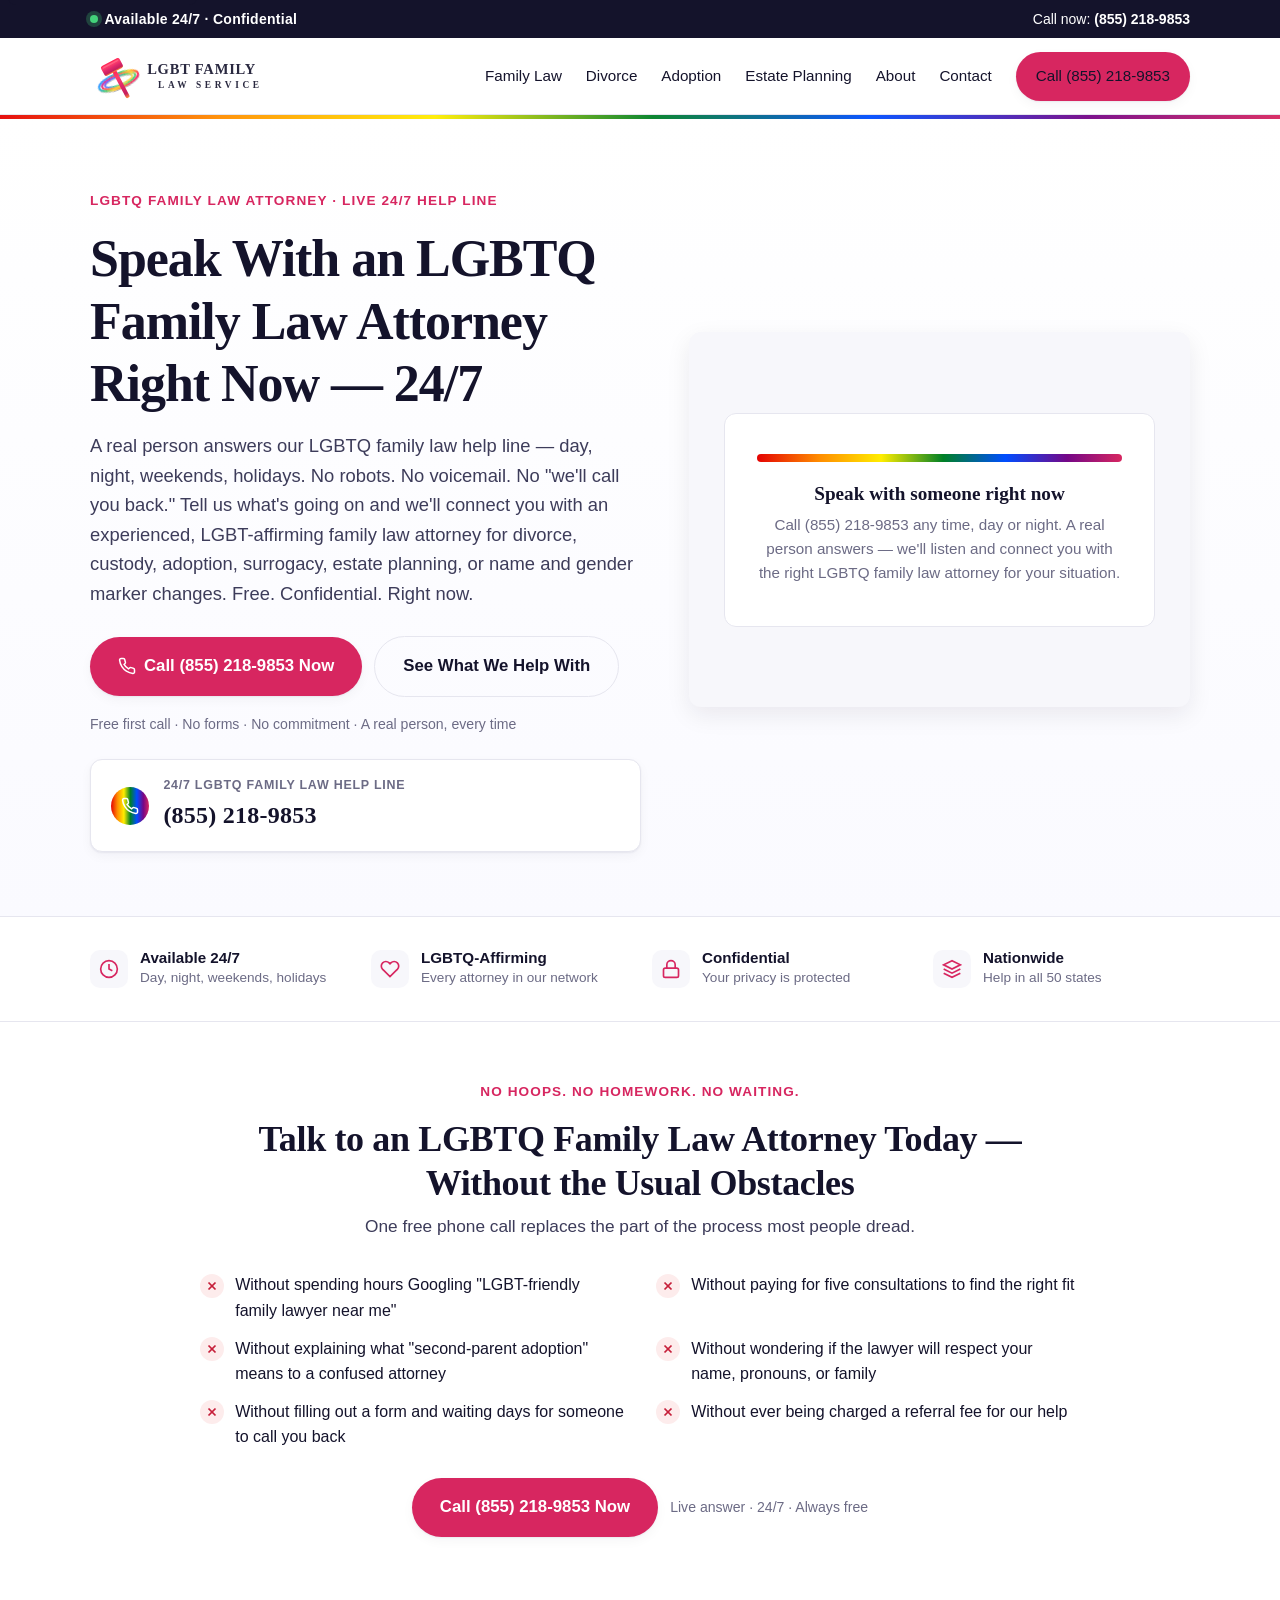
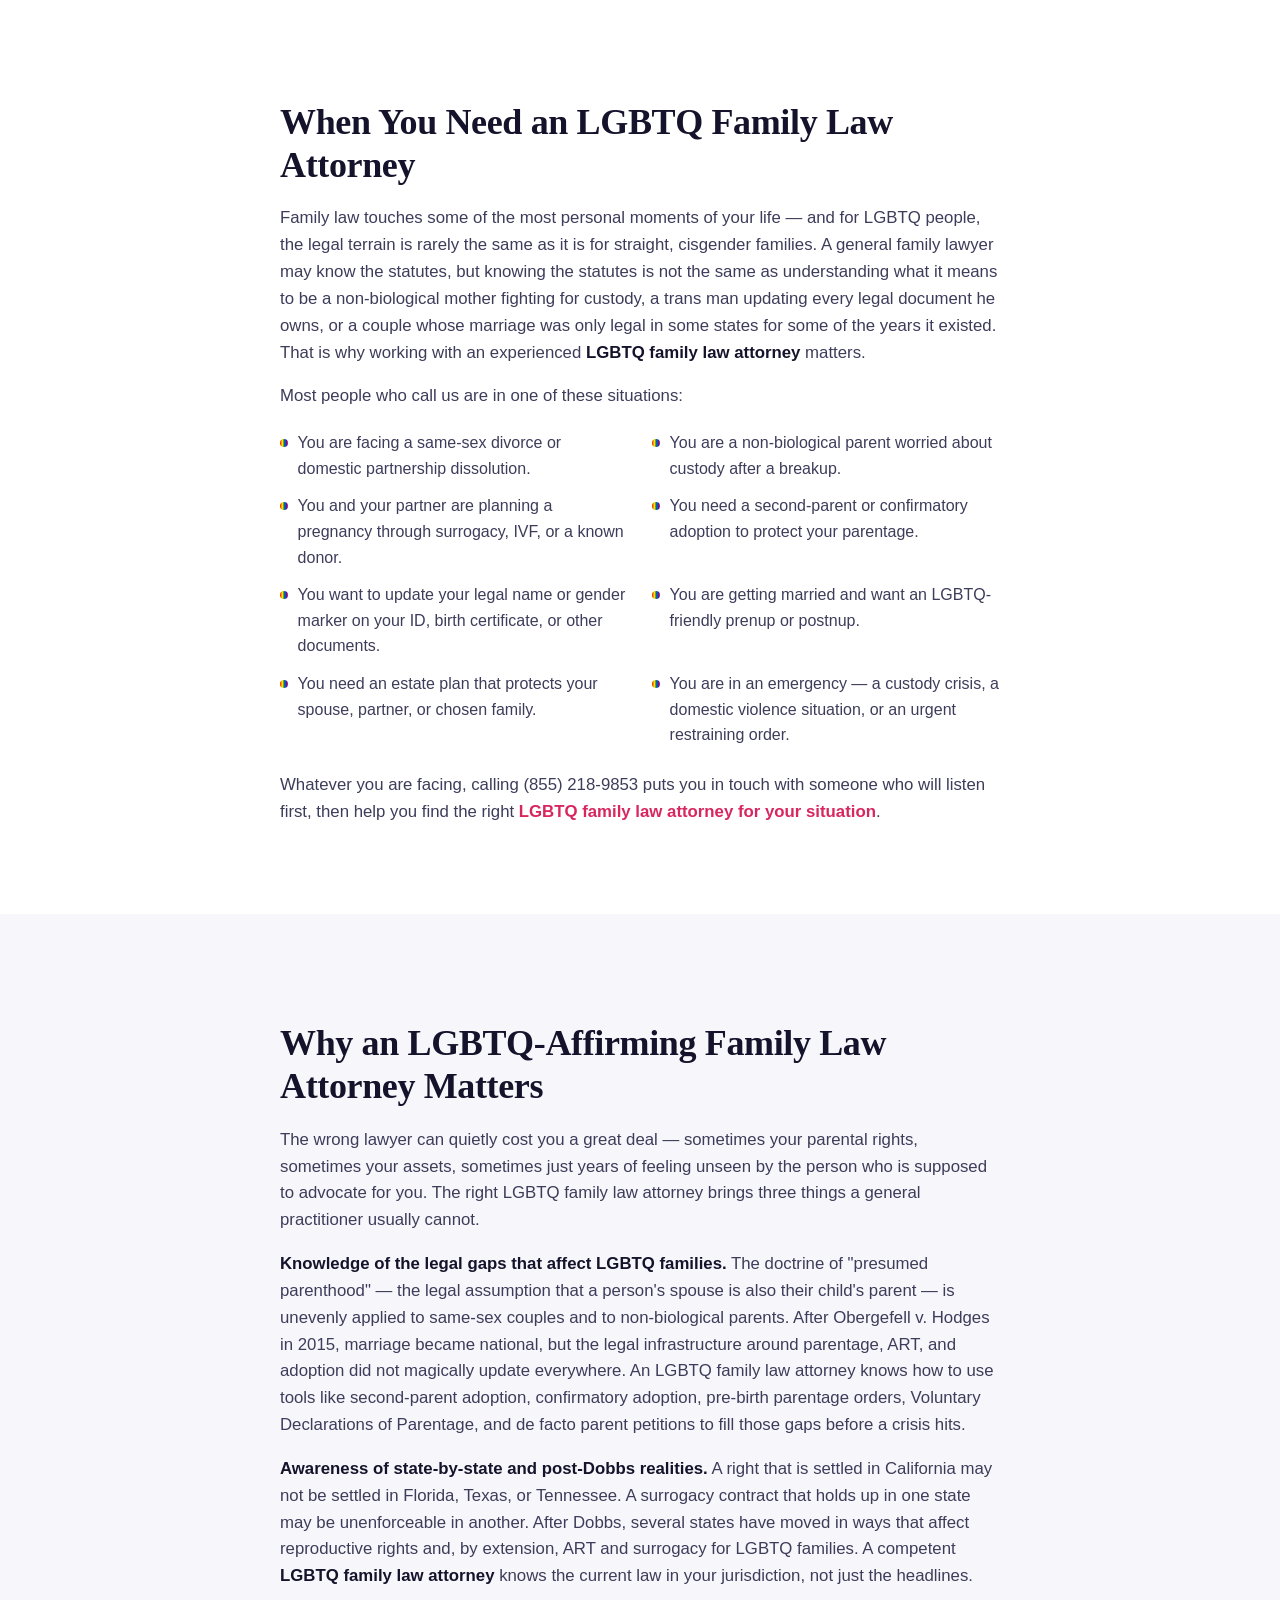
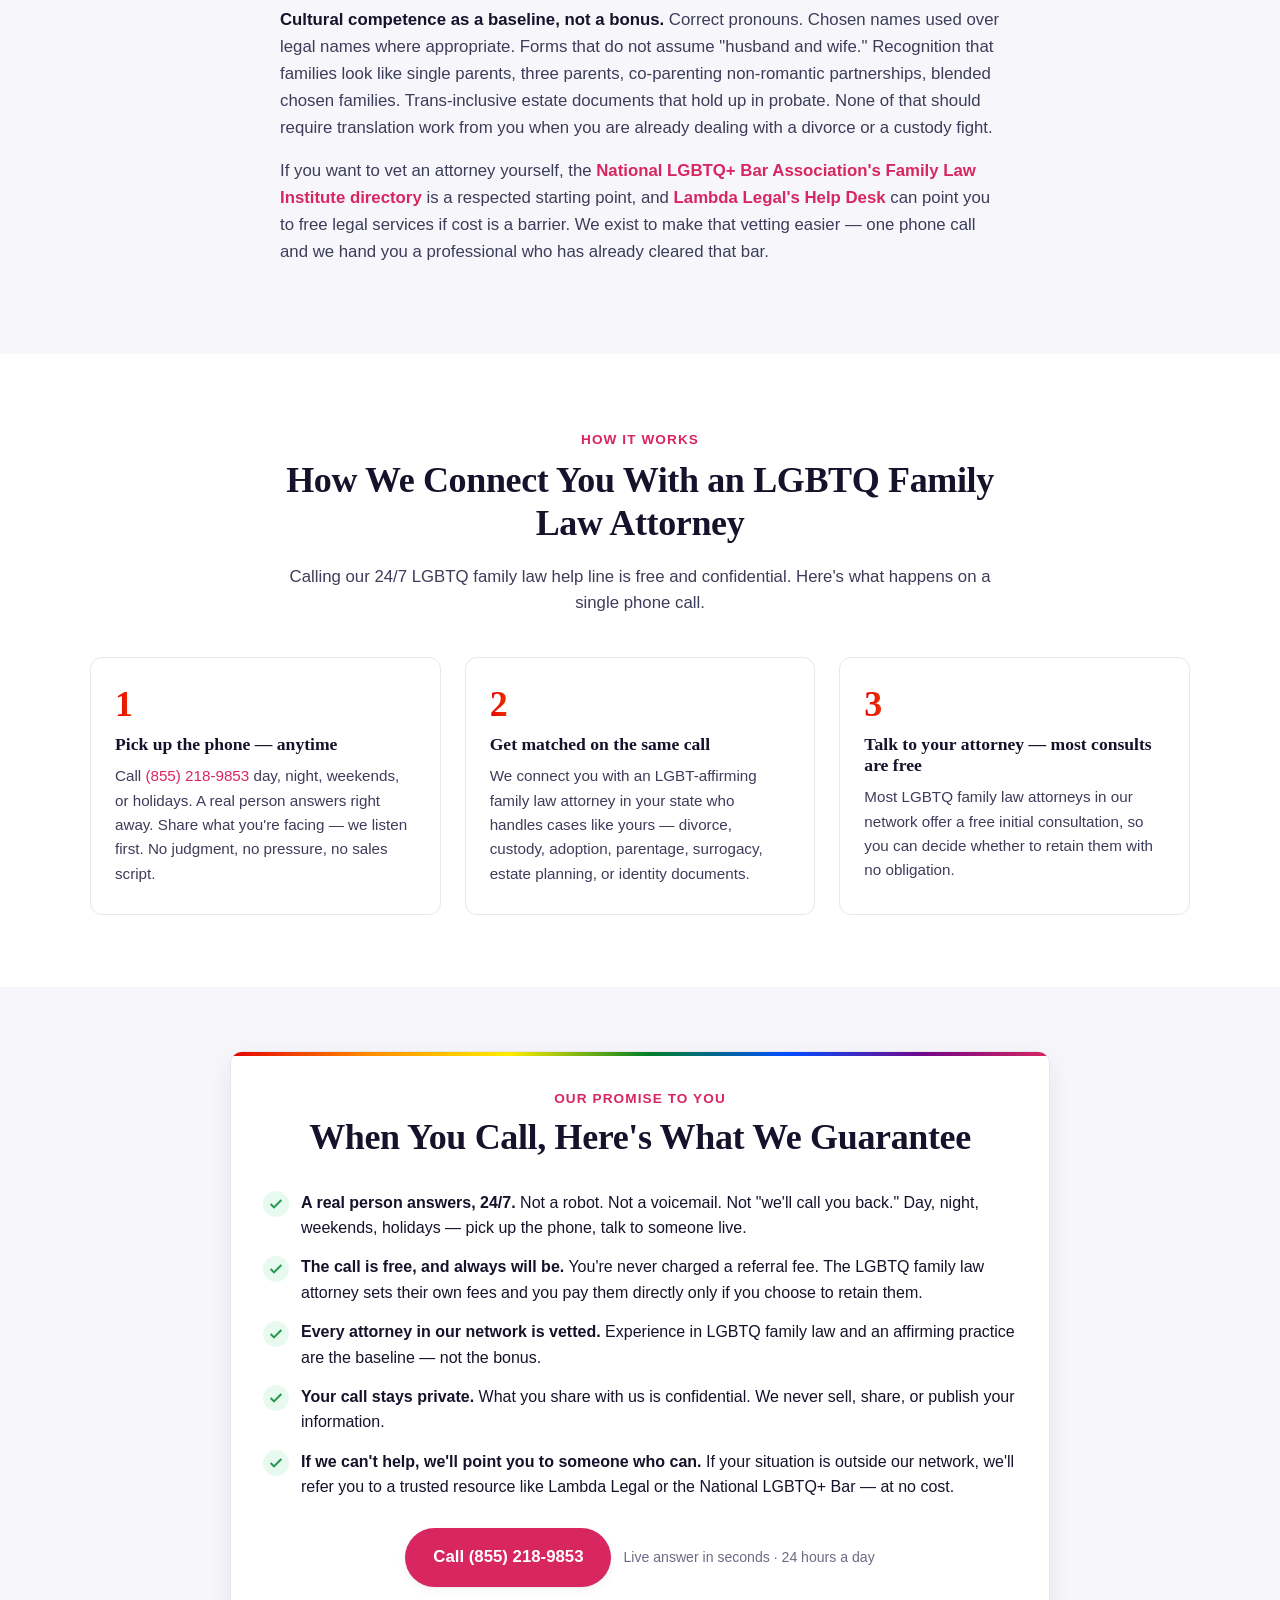
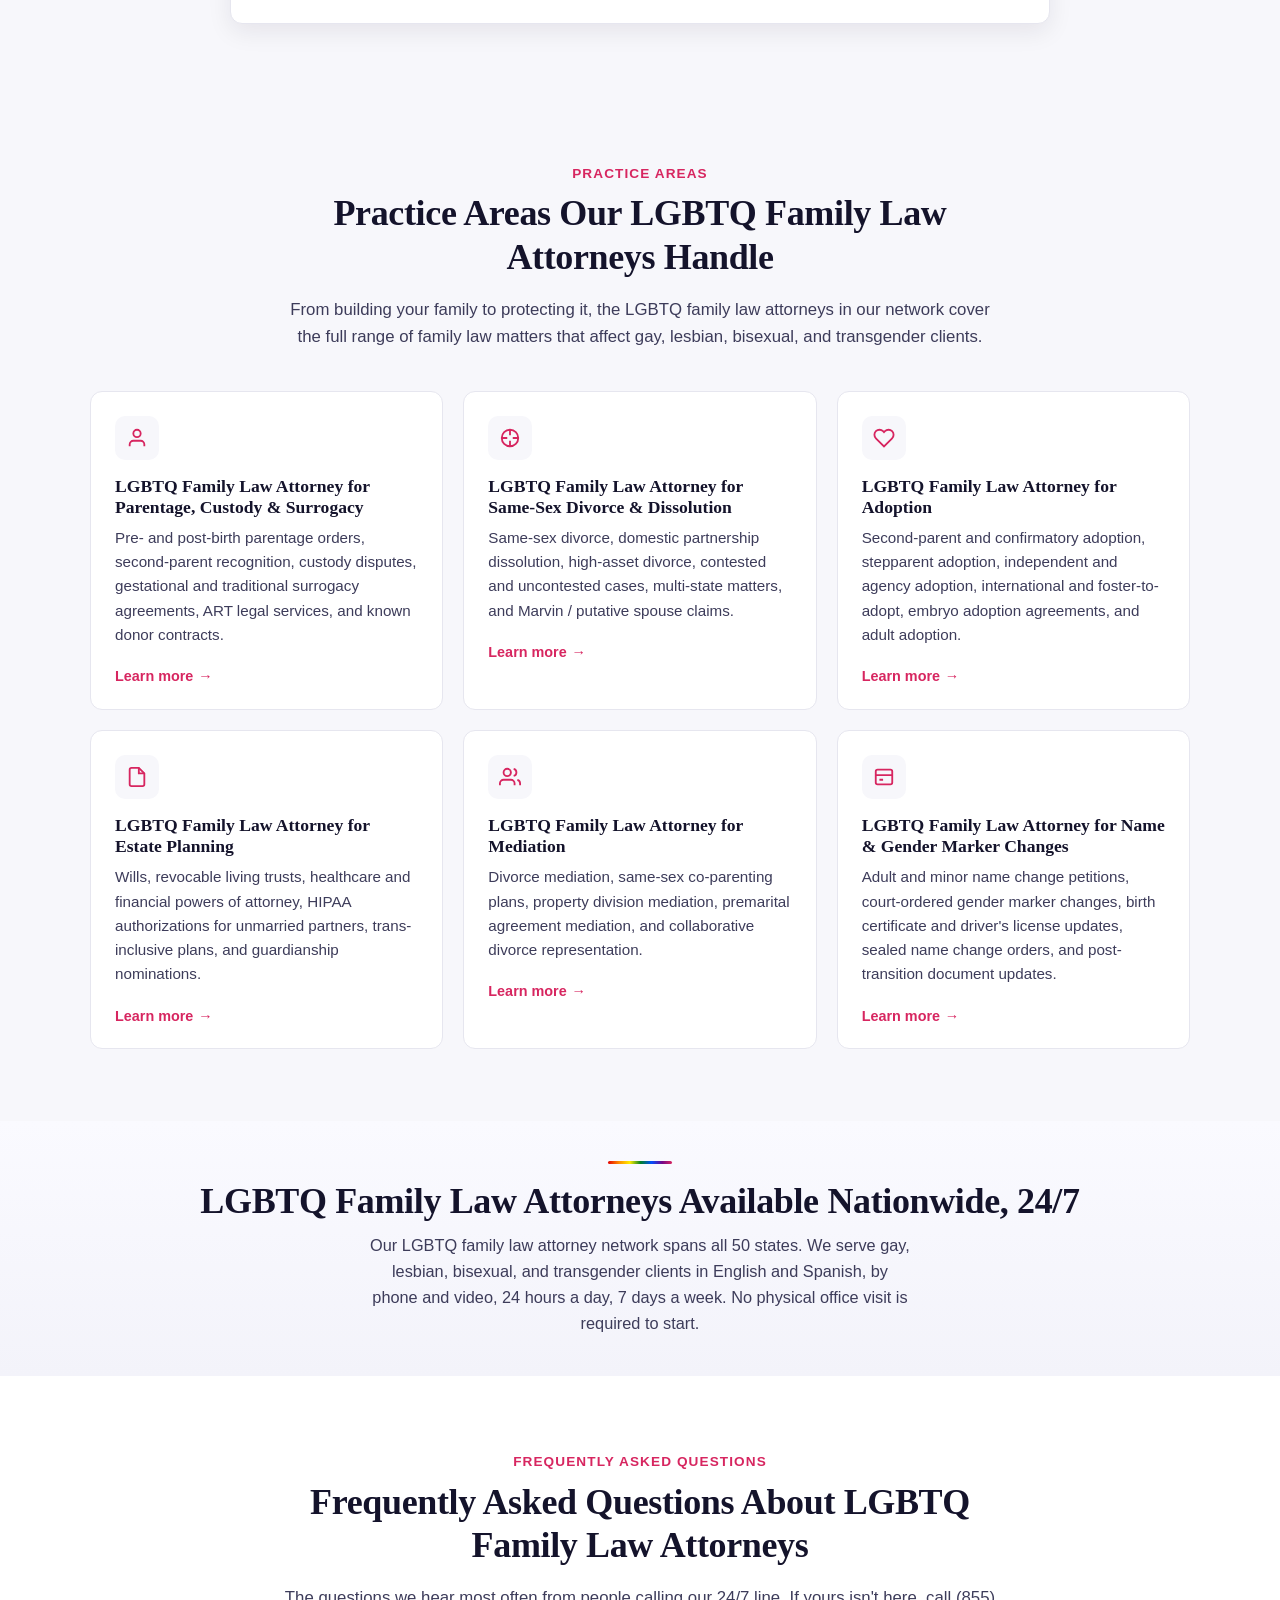
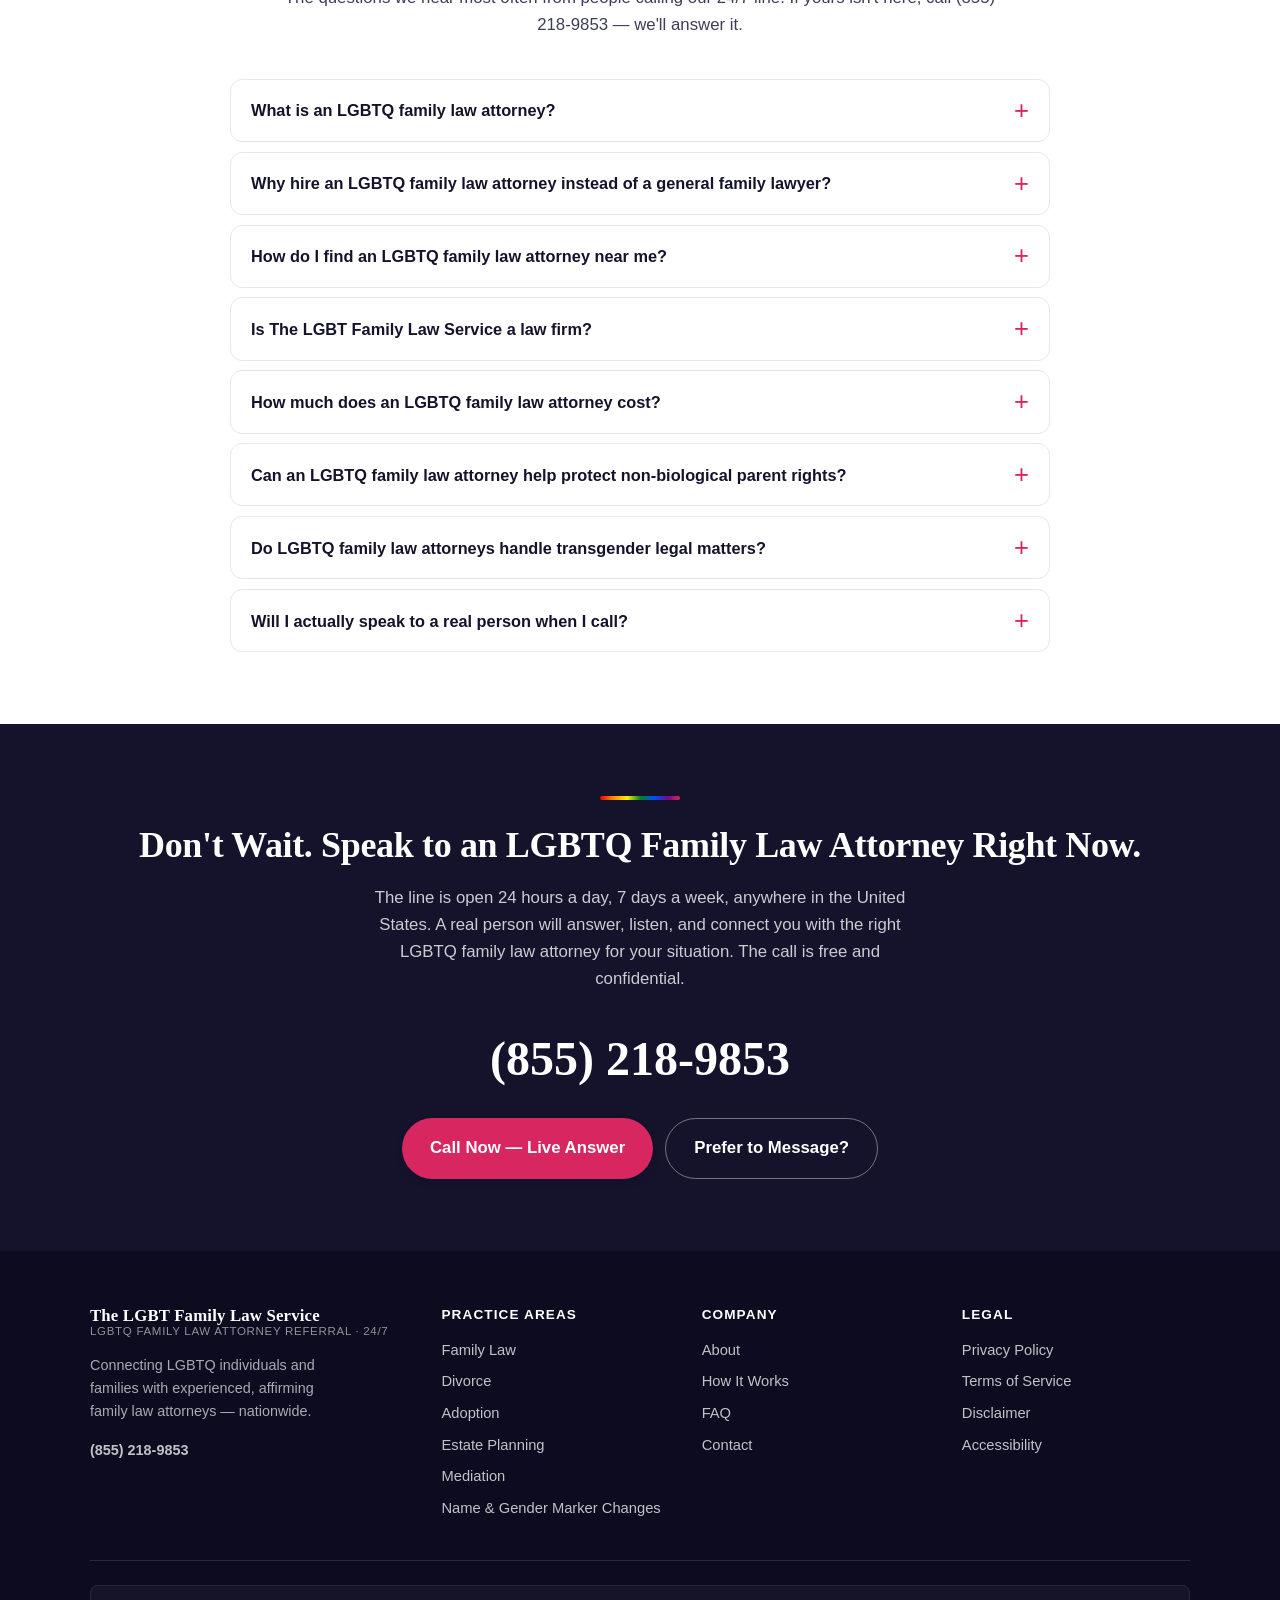
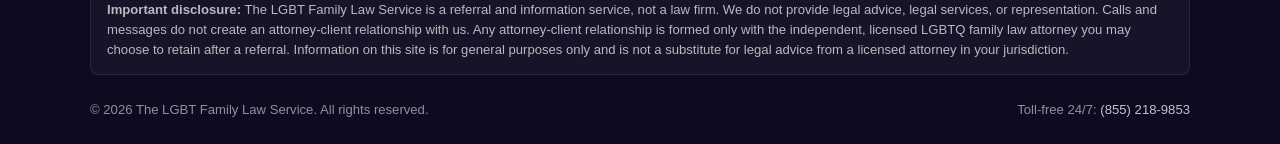
<file: index.html>
<!DOCTYPE html>
<html lang="en">
<head>
  <meta charset="UTF-8" />
  <meta name="viewport" content="width=device-width, initial-scale=1.0" />

  <title>LGBTQ Family Law Attorney — Free 24/7 Connection | The LGBT Family Law Service</title>
  <meta name="description" content="Speak to an LGBTQ family law attorney right now. A real person answers our 24/7 help line — not a robot, not a voicemail. We connect you, free and confidential, with vetted LGBT-affirming attorneys for divorce, custody, adoption, surrogacy, and estate planning. Call (855) 218-9853." />
  <meta name="keywords" content="LGBTQ family law attorney, LGBT family law attorney, gay family law attorney, lesbian family lawyer, same-sex family law attorney, transgender family lawyer, LGBTQ divorce attorney, second-parent adoption lawyer, LGBTQ custody attorney, surrogacy lawyer, LGBTQ estate planning attorney, name and gender marker change lawyer" />
  <meta name="robots" content="index, follow, max-image-preview:large, max-snippet:-1, max-video-preview:-1" />
  <meta name="author" content="The LGBT Family Law Service" />
  <link rel="canonical" href="https://www.lgbtfamilylawservice.com/" />
  <meta name="theme-color" content="#14132b" />

  <!-- Open Graph -->
  <meta property="og:type" content="website" />
  <meta property="og:site_name" content="The LGBT Family Law Service" />
  <meta property="og:title" content="LGBTQ Family Law Attorney — Free 24/7 Connection | The LGBT Family Law Service" />
  <meta property="og:description" content="Connect 24/7 with an experienced LGBTQ family law attorney for divorce, custody, adoption, surrogacy, estate planning, and more. Free and confidential." />
  <meta property="og:url" content="https://www.lgbtfamilylawservice.com/" />
  <meta property="og:image" content="https://www.lgbtfamilylawservice.com/assets/img/og-image.jpg" />
  <meta property="og:image:width" content="1200" />
  <meta property="og:image:height" content="630" />
  <meta property="og:locale" content="en_US" />

  <!-- Twitter -->
  <meta name="twitter:card" content="summary_large_image" />
  <meta name="twitter:title" content="LGBTQ Family Law Attorney — Free 24/7 Connection | The LGBT Family Law Service" />
  <meta name="twitter:description" content="Find an LGBTQ family law attorney 24/7 — divorce, custody, adoption, estate planning. Call (855) 218-9853." />
  <meta name="twitter:image" content="https://www.lgbtfamilylawservice.com/assets/img/og-image.jpg" />

  <!-- Geo / Place -->
  <meta name="geo.region" content="US-CA" />
  <meta name="geo.position" content="37.878638;-122.420338" />
  <meta name="ICBM" content="37.878638, -122.420338" />

  <link rel="icon" type="image/svg+xml" href="/assets/img/favicon.svg" />
  <link rel="apple-touch-icon" href="/assets/img/favicon.svg" />
  <link rel="stylesheet" href="/assets/css/styles.css" />

  <link rel="dns-prefetch" href="//www.google.com" />

  <!-- ===========================================================
       Structured data — Organization + WebSite + Service + FAQPage
       =========================================================== -->
  <script type="application/ld+json">
  {
    "@context": "https://schema.org",
    "@graph": [
      {
        "@type": "Organization",
        "@id": "https://www.lgbtfamilylawservice.com/#organization",
        "name": "The LGBT Family Law Service",
        "alternateName": ["LGBT Family Law Service", "LGBTQ Family Law Attorney Referral"],
        "url": "https://www.lgbtfamilylawservice.com/",
        "logo": {
          "@type": "ImageObject",
          "url": "https://www.lgbtfamilylawservice.com/assets/img/logo.svg",
          "width": 720,
          "height": 200
        },
        "image": "https://www.lgbtfamilylawservice.com/assets/img/logo.svg",
        "description": "Nationwide LGBTQ family law attorney referral and information service. We connect gay, lesbian, bisexual, and transgender individuals and families with experienced, LGBT-affirming family law attorneys. Available 24/7.",
        "telephone": "+1-855-218-9853",
        "areaServed": { "@type": "Country", "name": "United States" },
        "knowsAbout": [
          "LGBTQ family law attorney",
          "Gay family law attorney",
          "Lesbian family lawyer",
          "Same-sex divorce",
          "LGBTQ child custody",
          "Second-parent adoption",
          "Confirmatory adoption",
          "Surrogacy and assisted reproductive technology agreements",
          "LGBTQ estate planning",
          "Transgender name and gender marker changes",
          "Domestic partnership dissolution",
          "Non-biological parent rights"
        ],
        "sameAs": [
          "https://www.google.com/maps?cid=7331773496672502656",
          "https://www.facebook.com/LGBTFamilyLawService"
        ],
        "contactPoint": [
          {
            "@type": "ContactPoint",
            "telephone": "+1-855-218-9853",
            "contactType": "customer service",
            "areaServed": "US",
            "availableLanguage": ["English", "Spanish"],
            "hoursAvailable": {
              "@type": "OpeningHoursSpecification",
              "dayOfWeek": ["Monday","Tuesday","Wednesday","Thursday","Friday","Saturday","Sunday"],
              "opens": "00:00",
              "closes": "23:59"
            }
          }
        ]
      },
      {
        "@type": "WebSite",
        "@id": "https://www.lgbtfamilylawservice.com/#website",
        "url": "https://www.lgbtfamilylawservice.com/",
        "name": "The LGBT Family Law Service",
        "description": "LGBTQ family law attorney referral and information service. Available 24/7.",
        "publisher": { "@id": "https://www.lgbtfamilylawservice.com/#organization" },
        "inLanguage": "en-US"
      },
      {
        "@type": "WebPage",
        "@id": "https://www.lgbtfamilylawservice.com/#webpage",
        "url": "https://www.lgbtfamilylawservice.com/",
        "name": "LGBTQ Family Law Attorney — Free 24/7 Connection",
        "isPartOf": { "@id": "https://www.lgbtfamilylawservice.com/#website" },
        "about": { "@id": "https://www.lgbtfamilylawservice.com/#organization" },
        "description": "Connect 24/7 with an LGBTQ family law attorney for divorce, custody, adoption, surrogacy, estate planning, and more. Free, confidential.",
        "inLanguage": "en-US",
        "primaryImageOfPage": "https://www.lgbtfamilylawservice.com/assets/img/logo.svg"
      },
      {
        "@type": "Service",
        "@id": "https://www.lgbtfamilylawservice.com/#service",
        "name": "LGBTQ Family Law Attorney Referral",
        "serviceType": "LGBTQ family law attorney referral",
        "provider": { "@id": "https://www.lgbtfamilylawservice.com/#organization" },
        "areaServed": { "@type": "Country", "name": "United States" },
        "audience": { "@type": "Audience", "audienceType": "LGBTQ individuals and families" },
        "description": "Free 24/7 connection to experienced LGBTQ family law attorneys for divorce, custody, adoption, parentage, surrogacy, estate planning, and name and gender marker changes.",
        "hasOfferCatalog": {
          "@type": "OfferCatalog",
          "name": "LGBTQ Family Law Services",
          "itemListElement": [
            { "@type": "OfferCatalog", "name": "LGBTQ Family Law Attorney for Parentage, Custody & Surrogacy", "url": "https://www.lgbtfamilylawservice.com/family-law/" },
            { "@type": "OfferCatalog", "name": "LGBTQ Family Law Attorney for Same-Sex Divorce & Dissolution", "url": "https://www.lgbtfamilylawservice.com/divorce/" },
            { "@type": "OfferCatalog", "name": "LGBTQ Family Law Attorney for Adoption", "url": "https://www.lgbtfamilylawservice.com/adoption/" },
            { "@type": "OfferCatalog", "name": "LGBTQ Family Law Attorney for Estate Planning", "url": "https://www.lgbtfamilylawservice.com/estate-planning/" },
            { "@type": "OfferCatalog", "name": "LGBTQ Family Law Attorney for Mediation", "url": "https://www.lgbtfamilylawservice.com/mediation/" },
            { "@type": "OfferCatalog", "name": "LGBTQ Family Law Attorney for Name & Gender Marker Changes", "url": "https://www.lgbtfamilylawservice.com/identity-documents/" }
          ]
        }
      },
      {
        "@type": "FAQPage",
        "@id": "https://www.lgbtfamilylawservice.com/#faq",
        "mainEntity": [
          {
            "@type": "Question",
            "name": "What is an LGBTQ family law attorney?",
            "acceptedAnswer": {
              "@type": "Answer",
              "text": "An LGBTQ family law attorney is a lawyer who handles family law matters — divorce, custody, parentage, adoption, surrogacy, estate planning — and has specific experience representing gay, lesbian, bisexual, and transgender clients. They understand the legal nuances that affect LGBTQ families, such as non-biological parent rights, the timing complications of pre-Obergefell relationships, and trans-inclusive document changes."
            }
          },
          {
            "@type": "Question",
            "name": "Why hire an LGBTQ family law attorney instead of a general family lawyer?",
            "acceptedAnswer": {
              "@type": "Answer",
              "text": "General family lawyers may not be familiar with the specific issues LGBTQ clients face — presumed parenthood gaps for non-biological parents, complications around domestic partnerships and civil unions, surrogacy and assisted reproductive technology contracts, three-parent recognition under California Family Code §7612(c), and gender marker changes. An LGBTQ family law attorney brings both the legal expertise and the cultural competence needed to advocate for you effectively."
            }
          },
          {
            "@type": "Question",
            "name": "How do I find an LGBTQ family law attorney near me?",
            "acceptedAnswer": {
              "@type": "Answer",
              "text": "Call our 24/7 help line at (855) 218-9853. We connect you with an LGBT-affirming family law attorney in your state who handles the kind of case you are facing. Most professionals in our network offer free initial consultations."
            }
          },
          {
            "@type": "Question",
            "name": "Is The LGBT Family Law Service a law firm?",
            "acceptedAnswer": {
              "@type": "Answer",
              "text": "No. The LGBT Family Law Service is a referral and information service. We do not provide legal advice or representation. Calling us does not create an attorney-client relationship with us. Any attorney-client relationship is formed only with the independent, licensed LGBTQ family law attorney you may choose to retain after a referral."
            }
          },
          {
            "@type": "Question",
            "name": "How much does an LGBTQ family law attorney cost?",
            "acceptedAnswer": {
              "@type": "Answer",
              "text": "Fees vary by attorney, state, and case complexity. Calling our service is free. Most attorneys in our network offer a free initial consultation so you can understand likely costs before retaining them. Fees are set by, and paid directly to, the attorney."
            }
          },
          {
            "@type": "Question",
            "name": "Can an LGBTQ family law attorney help protect non-biological parent rights?",
            "acceptedAnswer": {
              "@type": "Answer",
              "text": "Yes. Protecting non-biological parent rights is one of the most important services an LGBTQ family law attorney provides. Through second-parent adoption, confirmatory adoption, pre-birth parentage orders, Voluntary Declarations of Parentage, and de facto parent petitions, an experienced LGBTQ family law attorney can secure a non-biological parent's legal relationship with their child."
            }
          },
          {
            "@type": "Question",
            "name": "Do LGBTQ family law attorneys handle transgender legal matters?",
            "acceptedAnswer": {
              "@type": "Answer",
              "text": "Many do. Our network includes attorneys experienced in court-ordered name and gender marker changes, updates to birth certificates and California driver's licenses or IDs, trans-inclusive estate planning, and family law matters involving transgender parents or spouses."
            }
          },
          {
            "@type": "Question",
            "name": "Will I actually speak to a real person when I call?",
            "acceptedAnswer": {
              "@type": "Answer",
              "text": "Yes — every time. Our 24/7 help line at (855) 218-9853 is answered live by a real person, any time of day or night, including weekends and holidays. No phone tree, no voicemail, no scheduled callback. We listen first, then connect you with the right LGBTQ family law attorney for your situation — whether that is a same-call connection for emergencies like custody crises or restraining orders, or a quickly scheduled consultation with the attorney best matched to your case."
            }
          }
        ]
      }
    ]
  }
  </script>
</head>
<body>

<a class="skip-link" href="#main">Skip to main content</a>

<!-- ============ Utility bar ============ -->
<div class="utility-bar" role="region" aria-label="Contact information">
  <div class="container">
    <span class="badge-247">Available 24/7 · Confidential</span>
    <span class="util-meta">
      Call now: <a href="tel:+18552189853" aria-label="Call The LGBT Family Law Service at 8 5 5, 2 1 8, 9 8 5 3"><strong>(855) 218-9853</strong></a>
    </span>
  </div>
</div>

<!-- ============ Header ============ -->
<header class="site-header" role="banner">
  <div class="container">
    <a class="brand" href="/" aria-label="The LGBT Family Law Service — LGBTQ family law attorney referral, home">
      <img src="/assets/img/logo.svg" alt="The LGBT Family Law Service — LGBTQ family law attorney referral logo with rainbow gavel" width="220" height="60" />
    </a>
    <nav class="nav" id="primary-nav" aria-label="Primary">
      <a href="/family-law/">Family Law</a>
      <a href="/divorce/">Divorce</a>
      <a href="/adoption/">Adoption</a>
      <a href="/estate-planning/">Estate Planning</a>
      <a href="/about/">About</a>
      <a href="/contact/">Contact</a>
      <a class="btn btn-primary" href="tel:+18552189853" aria-label="Call us, 8 5 5, 2 1 8, 9 8 5 3">Call (855) 218-9853</a>
    </nav>
    <button class="nav-toggle" aria-controls="primary-nav" aria-expanded="false" aria-label="Open navigation menu" onclick="document.getElementById('primary-nav').classList.toggle('open'); this.setAttribute('aria-expanded', this.getAttribute('aria-expanded')==='false' ? 'true':'false');">
      <svg viewBox="0 0 24 24" fill="none" stroke="currentColor" stroke-width="2" aria-hidden="true"><line x1="3" y1="6" x2="21" y2="6"/><line x1="3" y1="12" x2="21" y2="12"/><line x1="3" y1="18" x2="21" y2="18"/></svg>
    </button>
  </div>
</header>

<main id="main">

<!-- ============ Hero ============ -->
<section class="hero">
  <div class="container hero-inner">
    <div class="hero-copy">
      <span class="hero-eyebrow">LGBTQ Family Law Attorney · Live 24/7 Help Line</span>
      <h1>Speak With an LGBTQ Family Law Attorney Right Now — 24/7</h1>
      <p class="lead">A real person answers our LGBTQ family law help line — day, night, weekends, holidays. No robots. No voicemail. No "we'll call you back." Tell us what's going on and we'll connect you with an experienced, LGBT-affirming family law attorney for divorce, custody, adoption, surrogacy, estate planning, or name and gender marker changes. Free. Confidential. Right now.</p>
      <div class="hero-ctas">
        <a class="btn btn-primary btn-lg" href="tel:+18552189853" aria-label="Call us, 8 5 5, 2 1 8, 9 8 5 3">
          <svg width="18" height="18" viewBox="0 0 24 24" fill="none" stroke="currentColor" stroke-width="2" aria-hidden="true"><path d="M22 16.92v3a2 2 0 0 1-2.18 2 19.79 19.79 0 0 1-8.63-3.07 19.5 19.5 0 0 1-6-6 19.79 19.79 0 0 1-3.07-8.67A2 2 0 0 1 4.11 2h3a2 2 0 0 1 2 1.72c.13.96.37 1.9.72 2.81a2 2 0 0 1-.45 2.11L8.09 9.91a16 16 0 0 0 6 6l1.27-1.27a2 2 0 0 1 2.11-.45c.91.35 1.85.59 2.81.72A2 2 0 0 1 22 16.92z"/></svg>
          Call (855) 218-9853 Now
        </a>
        <a class="btn btn-ghost btn-lg" href="#practice-areas">See What We Help With</a>
      </div>
      <p style="font-size:0.88rem; color: var(--color-muted); margin-top: 1rem; margin-bottom: 0;">Free first call · No forms · No commitment · A real person, every time</p>
      <div class="hero-phone-strip" role="complementary" aria-label="24/7 help line">
        <div class="icon" aria-hidden="true">
          <svg viewBox="0 0 24 24" fill="none" stroke="currentColor" stroke-width="2"><path d="M22 16.92v3a2 2 0 0 1-2.18 2 19.79 19.79 0 0 1-8.63-3.07 19.5 19.5 0 0 1-6-6 19.79 19.79 0 0 1-3.07-8.67A2 2 0 0 1 4.11 2h3a2 2 0 0 1 2 1.72c.13.96.37 1.9.72 2.81a2 2 0 0 1-.45 2.11L8.09 9.91a16 16 0 0 0 6 6l1.27-1.27a2 2 0 0 1 2.11-.45c.91.35 1.85.59 2.81.72A2 2 0 0 1 22 16.92z"/></svg>
        </div>
        <div>
          <div class="label">24/7 LGBTQ Family Law Help Line</div>
          <div class="num"><a href="tel:+18552189853">(855) 218-9853</a></div>
        </div>
      </div>
    </div>

    <div class="hero-visual" aria-hidden="true">
      <div class="placeholder-card">
        <div class="pride-bar"></div>
        <h3>Speak with someone right now</h3>
        <p>Call (855) 218-9853 any time, day or night. A real person answers — we'll listen and connect you with the right LGBTQ family law attorney for your situation.</p>
      </div>
    </div>
  </div>
</section>

<!-- ============ Trust strip ============ -->
<section class="trust-strip" aria-label="Why work with The LGBT Family Law Service">
  <div class="container">
    <div class="row">
      <div class="trust-item">
        <div class="ti-icon"><svg viewBox="0 0 24 24" fill="none" stroke="currentColor" stroke-width="2"><circle cx="12" cy="12" r="10"/><polyline points="12 6 12 12 16 14"/></svg></div>
        <div><h4>Available 24/7</h4><p>Day, night, weekends, holidays</p></div>
      </div>
      <div class="trust-item">
        <div class="ti-icon"><svg viewBox="0 0 24 24" fill="none" stroke="currentColor" stroke-width="2"><path d="M20.84 4.61a5.5 5.5 0 0 0-7.78 0L12 5.67l-1.06-1.06a5.5 5.5 0 0 0-7.78 7.78l1.06 1.06L12 21.23l7.78-7.78 1.06-1.06a5.5 5.5 0 0 0 0-7.78z"/></svg></div>
        <div><h4>LGBTQ-Affirming</h4><p>Every attorney in our network</p></div>
      </div>
      <div class="trust-item">
        <div class="ti-icon"><svg viewBox="0 0 24 24" fill="none" stroke="currentColor" stroke-width="2"><rect x="3" y="11" width="18" height="11" rx="2"/><path d="M7 11V7a5 5 0 0 1 10 0v4"/></svg></div>
        <div><h4>Confidential</h4><p>Your privacy is protected</p></div>
      </div>
      <div class="trust-item">
        <div class="ti-icon"><svg viewBox="0 0 24 24" fill="none" stroke="currentColor" stroke-width="2"><path d="M12 2L2 7l10 5 10-5-10-5z"/><path d="M2 17l10 5 10-5"/><path d="M2 12l10 5 10-5"/></svg></div>
        <div><h4>Nationwide</h4><p>Help in all 50 states</p></div>
      </div>
    </div>
  </div>
</section>

<!-- ============ Hormozi "Without" friction-stripper ============ -->
<section class="without" aria-label="What you skip when you call us">
  <div class="container">
    <div class="without-inner">
      <span class="hero-eyebrow">No hoops. No homework. No waiting.</span>
      <h2>Talk to an LGBTQ Family Law Attorney Today — Without the Usual Obstacles</h2>
      <p class="lead-line">One free phone call replaces the part of the process most people dread.</p>

      <div class="without-list">
        <div class="without-item"><span class="x" aria-hidden="true"><svg viewBox="0 0 24 24" fill="none" stroke="currentColor" stroke-width="3"><line x1="6" y1="6" x2="18" y2="18"/><line x1="18" y1="6" x2="6" y2="18"/></svg></span>Without spending hours Googling "LGBT-friendly family lawyer near me"</div>
        <div class="without-item"><span class="x" aria-hidden="true"><svg viewBox="0 0 24 24" fill="none" stroke="currentColor" stroke-width="3"><line x1="6" y1="6" x2="18" y2="18"/><line x1="18" y1="6" x2="6" y2="18"/></svg></span>Without paying for five consultations to find the right fit</div>
        <div class="without-item"><span class="x" aria-hidden="true"><svg viewBox="0 0 24 24" fill="none" stroke="currentColor" stroke-width="3"><line x1="6" y1="6" x2="18" y2="18"/><line x1="18" y1="6" x2="6" y2="18"/></svg></span>Without explaining what "second-parent adoption" means to a confused attorney</div>
        <div class="without-item"><span class="x" aria-hidden="true"><svg viewBox="0 0 24 24" fill="none" stroke="currentColor" stroke-width="3"><line x1="6" y1="6" x2="18" y2="18"/><line x1="18" y1="6" x2="6" y2="18"/></svg></span>Without wondering if the lawyer will respect your name, pronouns, or family</div>
        <div class="without-item"><span class="x" aria-hidden="true"><svg viewBox="0 0 24 24" fill="none" stroke="currentColor" stroke-width="3"><line x1="6" y1="6" x2="18" y2="18"/><line x1="18" y1="6" x2="6" y2="18"/></svg></span>Without filling out a form and waiting days for someone to call you back</div>
        <div class="without-item"><span class="x" aria-hidden="true"><svg viewBox="0 0 24 24" fill="none" stroke="currentColor" stroke-width="3"><line x1="6" y1="6" x2="18" y2="18"/><line x1="18" y1="6" x2="6" y2="18"/></svg></span>Without ever being charged a referral fee for our help</div>
      </div>

      <div class="cta-mini">
        <a class="btn btn-primary btn-lg" href="tel:+18552189853">Call (855) 218-9853 Now</a>
        <p class="micro">Live answer · 24/7 · Always free</p>
      </div>
    </div>
  </div>
</section>

<!-- ============ H2 #1 — When you need an LGBTQ Family Law Attorney ============ -->
<section class="section">
  <div class="container prose">
    <h2>When You Need an LGBTQ Family Law Attorney</h2>
    <p>Family law touches some of the most personal moments of your life — and for LGBTQ people, the legal terrain is rarely the same as it is for straight, cisgender families. A general family lawyer may know the statutes, but knowing the statutes is not the same as understanding what it means to be a non-biological mother fighting for custody, a trans man updating every legal document he owns, or a couple whose marriage was only legal in some states for some of the years it existed. That is why working with an experienced <strong>LGBTQ family law attorney</strong> matters.</p>
    <p>Most people who call us are in one of these situations:</p>
    <div class="situations" role="list">
      <div class="situation" role="listitem">You are facing a same-sex divorce or domestic partnership dissolution.</div>
      <div class="situation" role="listitem">You are a non-biological parent worried about custody after a breakup.</div>
      <div class="situation" role="listitem">You and your partner are planning a pregnancy through surrogacy, IVF, or a known donor.</div>
      <div class="situation" role="listitem">You need a second-parent or confirmatory adoption to protect your parentage.</div>
      <div class="situation" role="listitem">You want to update your legal name or gender marker on your ID, birth certificate, or other documents.</div>
      <div class="situation" role="listitem">You are getting married and want an LGBTQ-friendly prenup or postnup.</div>
      <div class="situation" role="listitem">You need an estate plan that protects your spouse, partner, or chosen family.</div>
      <div class="situation" role="listitem">You are in an emergency — a custody crisis, a domestic violence situation, or an urgent restraining order.</div>
    </div>
    <p>Whatever you are facing, calling (855) 218-9853 puts you in touch with someone who will listen first, then help you find the right <a href="/family-law/">LGBTQ family law attorney for your situation</a>.</p>
  </div>
</section>

<!-- ============ H2 #2 — Why an LGBTQ-affirming attorney matters ============ -->
<section class="section section-alt">
  <div class="container prose">
    <h2>Why an LGBTQ-Affirming Family Law Attorney Matters</h2>
    <p>The wrong lawyer can quietly cost you a great deal — sometimes your parental rights, sometimes your assets, sometimes just years of feeling unseen by the person who is supposed to advocate for you. The right LGBTQ family law attorney brings three things a general practitioner usually cannot.</p>
    <p><strong>Knowledge of the legal gaps that affect LGBTQ families.</strong> The doctrine of "presumed parenthood" — the legal assumption that a person's spouse is also their child's parent — is unevenly applied to same-sex couples and to non-biological parents. After Obergefell v. Hodges in 2015, marriage became national, but the legal infrastructure around parentage, ART, and adoption did not magically update everywhere. An LGBTQ family law attorney knows how to use tools like second-parent adoption, confirmatory adoption, pre-birth parentage orders, Voluntary Declarations of Parentage, and de facto parent petitions to fill those gaps before a crisis hits.</p>
    <p><strong>Awareness of state-by-state and post-Dobbs realities.</strong> A right that is settled in California may not be settled in Florida, Texas, or Tennessee. A surrogacy contract that holds up in one state may be unenforceable in another. After Dobbs, several states have moved in ways that affect reproductive rights and, by extension, ART and surrogacy for LGBTQ families. A competent <strong>LGBTQ family law attorney</strong> knows the current law in your jurisdiction, not just the headlines.</p>
    <p><strong>Cultural competence as a baseline, not a bonus.</strong> Correct pronouns. Chosen names used over legal names where appropriate. Forms that do not assume "husband and wife." Recognition that families look like single parents, three parents, co-parenting non-romantic partnerships, blended chosen families. Trans-inclusive estate documents that hold up in probate. None of that should require translation work from you when you are already dealing with a divorce or a custody fight.</p>
    <p>If you want to vet an attorney yourself, the <a href="https://lgbtqbar.org/programs/legal-professionals/family-law-institute/family-law-attorney-directory/" rel="noopener">National LGBTQ+ Bar Association's Family Law Institute directory</a> is a respected starting point, and <a href="https://www.lambdalegal.org/help" rel="noopener">Lambda Legal's Help Desk</a> can point you to free legal services if cost is a barrier. We exist to make that vetting easier — one phone call and we hand you a professional who has already cleared that bar.</p>
  </div>
</section>

<!-- ============ H2 #3 — How we connect you ============ -->
<section class="section" id="how-it-works">
  <div class="container">
    <div class="section-head">
      <span class="eyebrow">How it works</span>
      <h2>How We Connect You With an LGBTQ Family Law Attorney</h2>
      <p>Calling our 24/7 LGBTQ family law help line is free and confidential. Here's what happens on a single phone call.</p>
    </div>
    <div class="steps">
      <div class="step">
        <div class="step-num">1</div>
        <h3>Pick up the phone — anytime</h3>
        <p>Call <a href="tel:+18552189853">(855) 218-9853</a> day, night, weekends, or holidays. A real person answers right away. Share what you're facing — we listen first. No judgment, no pressure, no sales script.</p>
      </div>
      <div class="step">
        <div class="step-num">2</div>
        <h3>Get matched on the same call</h3>
        <p>We connect you with an LGBT-affirming family law attorney in your state who handles cases like yours — divorce, custody, adoption, parentage, surrogacy, estate planning, or identity documents.</p>
      </div>
      <div class="step">
        <div class="step-num">3</div>
        <h3>Talk to your attorney — most consults are free</h3>
        <p>Most LGBTQ family law attorneys in our network offer a free initial consultation, so you can decide whether to retain them with no obligation.</p>
      </div>
    </div>
  </div>
</section>

<!-- ============ Hormozi promise / risk-reversal ============ -->
<section class="promise" aria-label="Our promise to you">
  <div class="container">
    <div class="promise-box">
      <span class="promise-eyebrow">Our promise to you</span>
      <h2>When You Call, Here's What We Guarantee</h2>
      <ul class="promise-list">
        <li><span class="ck" aria-hidden="true"><svg viewBox="0 0 24 24" fill="none" stroke="currentColor" stroke-width="3"><polyline points="20 6 9 17 4 12"/></svg></span><span><strong>A real person answers, 24/7.</strong> Not a robot. Not a voicemail. Not "we'll call you back." Day, night, weekends, holidays — pick up the phone, talk to someone live.</span></li>
        <li><span class="ck" aria-hidden="true"><svg viewBox="0 0 24 24" fill="none" stroke="currentColor" stroke-width="3"><polyline points="20 6 9 17 4 12"/></svg></span><span><strong>The call is free, and always will be.</strong> You're never charged a referral fee. The LGBTQ family law attorney sets their own fees and you pay them directly only if you choose to retain them.</span></li>
        <li><span class="ck" aria-hidden="true"><svg viewBox="0 0 24 24" fill="none" stroke="currentColor" stroke-width="3"><polyline points="20 6 9 17 4 12"/></svg></span><span><strong>Every attorney in our network is vetted.</strong> Experience in LGBTQ family law and an affirming practice are the baseline — not the bonus.</span></li>
        <li><span class="ck" aria-hidden="true"><svg viewBox="0 0 24 24" fill="none" stroke="currentColor" stroke-width="3"><polyline points="20 6 9 17 4 12"/></svg></span><span><strong>Your call stays private.</strong> What you share with us is confidential. We never sell, share, or publish your information.</span></li>
        <li><span class="ck" aria-hidden="true"><svg viewBox="0 0 24 24" fill="none" stroke="currentColor" stroke-width="3"><polyline points="20 6 9 17 4 12"/></svg></span><span><strong>If we can't help, we'll point you to someone who can.</strong> If your situation is outside our network, we'll refer you to a trusted resource like Lambda Legal or the National LGBTQ+ Bar — at no cost.</span></li>
      </ul>
      <div class="cta-mini">
        <a class="btn btn-primary btn-lg" href="tel:+18552189853">Call (855) 218-9853</a>
        <p class="micro">Live answer in seconds · 24 hours a day</p>
      </div>
    </div>
  </div>
</section>

<!-- ============ H2 #4 — Practice areas ============ -->
<section class="section section-alt" id="practice-areas">
  <div class="container">
    <div class="section-head">
      <span class="eyebrow">Practice areas</span>
      <h2>Practice Areas Our LGBTQ Family Law Attorneys Handle</h2>
      <p>From building your family to protecting it, the LGBTQ family law attorneys in our network cover the full range of family law matters that affect gay, lesbian, bisexual, and transgender clients.</p>
    </div>

    <div class="services-grid">

      <a class="service-card" href="/family-law/">
        <div class="sc-icon" aria-hidden="true"><svg viewBox="0 0 24 24" fill="none" stroke="currentColor" stroke-width="2"><path d="M20 21v-2a4 4 0 0 0-4-4H8a4 4 0 0 0-4 4v2"/><circle cx="12" cy="7" r="4"/></svg></div>
        <h3>LGBTQ Family Law Attorney for Parentage, Custody &amp; Surrogacy</h3>
        <p>Pre- and post-birth parentage orders, second-parent recognition, custody disputes, gestational and traditional surrogacy agreements, ART legal services, and known donor contracts.</p>
        <span class="sc-link">Learn more</span>
      </a>

      <a class="service-card" href="/divorce/">
        <div class="sc-icon" aria-hidden="true"><svg viewBox="0 0 24 24" fill="none" stroke="currentColor" stroke-width="2"><path d="M3 12h6"/><path d="M15 12h6"/><path d="M12 3v6"/><path d="M12 15v6"/><circle cx="12" cy="12" r="9"/></svg></div>
        <h3>LGBTQ Family Law Attorney for Same-Sex Divorce &amp; Dissolution</h3>
        <p>Same-sex divorce, domestic partnership dissolution, high-asset divorce, contested and uncontested cases, multi-state matters, and Marvin / putative spouse claims.</p>
        <span class="sc-link">Learn more</span>
      </a>

      <a class="service-card" href="/adoption/">
        <div class="sc-icon" aria-hidden="true"><svg viewBox="0 0 24 24" fill="none" stroke="currentColor" stroke-width="2"><path d="M20.84 4.61a5.5 5.5 0 0 0-7.78 0L12 5.67l-1.06-1.06a5.5 5.5 0 0 0-7.78 7.78l1.06 1.06L12 21.23l7.78-7.78 1.06-1.06a5.5 5.5 0 0 0 0-7.78z"/></svg></div>
        <h3>LGBTQ Family Law Attorney for Adoption</h3>
        <p>Second-parent and confirmatory adoption, stepparent adoption, independent and agency adoption, international and foster-to-adopt, embryo adoption agreements, and adult adoption.</p>
        <span class="sc-link">Learn more</span>
      </a>

      <a class="service-card" href="/estate-planning/">
        <div class="sc-icon" aria-hidden="true"><svg viewBox="0 0 24 24" fill="none" stroke="currentColor" stroke-width="2"><path d="M14 2H6a2 2 0 0 0-2 2v16a2 2 0 0 0 2 2h12a2 2 0 0 0 2-2V8z"/><polyline points="14 2 14 8 20 8"/></svg></div>
        <h3>LGBTQ Family Law Attorney for Estate Planning</h3>
        <p>Wills, revocable living trusts, healthcare and financial powers of attorney, HIPAA authorizations for unmarried partners, trans-inclusive plans, and guardianship nominations.</p>
        <span class="sc-link">Learn more</span>
      </a>

      <a class="service-card" href="/mediation/">
        <div class="sc-icon" aria-hidden="true"><svg viewBox="0 0 24 24" fill="none" stroke="currentColor" stroke-width="2"><path d="M17 21v-2a4 4 0 0 0-4-4H5a4 4 0 0 0-4 4v2"/><circle cx="9" cy="7" r="4"/><path d="M23 21v-2a4 4 0 0 0-3-3.87"/><path d="M16 3.13a4 4 0 0 1 0 7.75"/></svg></div>
        <h3>LGBTQ Family Law Attorney for Mediation</h3>
        <p>Divorce mediation, same-sex co-parenting plans, property division mediation, premarital agreement mediation, and collaborative divorce representation.</p>
        <span class="sc-link">Learn more</span>
      </a>

      <a class="service-card" href="/identity-documents/">
        <div class="sc-icon" aria-hidden="true"><svg viewBox="0 0 24 24" fill="none" stroke="currentColor" stroke-width="2"><rect x="3" y="4" width="18" height="16" rx="2"/><line x1="3" y1="10" x2="21" y2="10"/><path d="M7 15h4"/></svg></div>
        <h3>LGBTQ Family Law Attorney for Name &amp; Gender Marker Changes</h3>
        <p>Adult and minor name change petitions, court-ordered gender marker changes, birth certificate and driver's license updates, sealed name change orders, and post-transition document updates.</p>
        <span class="sc-link">Learn more</span>
      </a>

    </div>
  </div>
</section>

<!-- ============ H2 #5 — Nationwide ============ -->
<section class="nationwide" aria-label="Nationwide availability">
  <div class="container">
    <h2>LGBTQ Family Law Attorneys Available Nationwide, 24/7</h2>
    <p>Our LGBTQ family law attorney network spans all 50 states. We serve gay, lesbian, bisexual, and transgender clients in English and Spanish, by phone and video, 24 hours a day, 7 days a week. No physical office visit is required to start.</p>
  </div>
</section>

<!-- ============ H2 #6 — FAQs ============ -->
<section class="section">
  <div class="container">
    <div class="section-head">
      <span class="eyebrow">Frequently asked questions</span>
      <h2>Frequently Asked Questions About LGBTQ Family Law Attorneys</h2>
      <p>The questions we hear most often from people calling our 24/7 line. If yours isn't here, call (855) 218-9853 — we'll answer it.</p>
    </div>
    <div class="faq-list">

      <details class="faq">
        <summary>What is an LGBTQ family law attorney?</summary>
        <div class="faq-body"><p>An LGBTQ family law attorney is a lawyer who handles family law matters — divorce, custody, parentage, adoption, surrogacy, estate planning — and has specific experience representing gay, lesbian, bisexual, and transgender clients. They understand the legal nuances that affect LGBTQ families, such as non-biological parent rights, the timing complications of pre-Obergefell relationships, and trans-inclusive document changes.</p></div>
      </details>

      <details class="faq">
        <summary>Why hire an LGBTQ family law attorney instead of a general family lawyer?</summary>
        <div class="faq-body"><p>General family lawyers may not be familiar with the specific issues LGBTQ clients face — presumed parenthood gaps for non-biological parents, complications around domestic partnerships and civil unions, surrogacy and ART contracts, three-parent recognition under California Family Code §7612(c), and gender marker changes. An LGBTQ family law attorney brings both the legal expertise and the cultural competence needed to advocate for you effectively.</p></div>
      </details>

      <details class="faq">
        <summary>How do I find an LGBTQ family law attorney near me?</summary>
        <div class="faq-body"><p>Call our 24/7 help line at <a href="tel:+18552189853">(855) 218-9853</a>. We connect you with an LGBT-affirming family law attorney in your state who handles the kind of case you are facing. Most professionals in our network offer free initial consultations.</p></div>
      </details>

      <details class="faq">
        <summary>Is The LGBT Family Law Service a law firm?</summary>
        <div class="faq-body"><p>No. The LGBT Family Law Service is a referral and information service. We do not provide legal advice or representation. Calling us does not create an attorney-client relationship with us. Any attorney-client relationship is formed only with the independent, licensed LGBTQ family law attorney you may choose to retain after a referral.</p></div>
      </details>

      <details class="faq">
        <summary>How much does an LGBTQ family law attorney cost?</summary>
        <div class="faq-body"><p>Fees vary by attorney, state, and case complexity. Calling our service is free. Most attorneys in our network offer a free initial consultation so you can understand likely costs before retaining them. Fees are set by, and paid directly to, the attorney.</p></div>
      </details>

      <details class="faq">
        <summary>Can an LGBTQ family law attorney help protect non-biological parent rights?</summary>
        <div class="faq-body"><p>Yes. Protecting non-biological parent rights is one of the most important services an LGBTQ family law attorney provides. Through second-parent adoption, confirmatory adoption, pre-birth parentage orders, Voluntary Declarations of Parentage, and de facto parent petitions, an experienced LGBTQ family law attorney can secure a non-biological parent's legal relationship with their child.</p></div>
      </details>

      <details class="faq">
        <summary>Do LGBTQ family law attorneys handle transgender legal matters?</summary>
        <div class="faq-body"><p>Many do. Our network includes attorneys experienced in court-ordered name and gender marker changes, updates to birth certificates and California driver's licenses or IDs, trans-inclusive estate planning, and family law matters involving transgender parents or spouses.</p></div>
      </details>

      <details class="faq">
        <summary>Will I actually speak to a real person when I call?</summary>
        <div class="faq-body"><p>Yes — every time. Our 24/7 help line at <a href="tel:+18552189853">(855) 218-9853</a> is answered live by a real person, any time of day or night, including weekends and holidays. No phone tree, no voicemail, no scheduled callback. We listen first, then connect you with the right LGBTQ family law attorney for your situation — whether that's a same-call connection for emergencies like custody crises or restraining orders, or a quickly scheduled consultation with the attorney best matched to your case.</p></div>
      </details>

    </div>
  </div>
</section>

<!-- ============ H2 #7 — Final CTA ============ -->
<section class="final-cta">
  <div class="container">
    <h2>Don't Wait. Speak to an LGBTQ Family Law Attorney Right Now.</h2>
    <p>The line is open 24 hours a day, 7 days a week, anywhere in the United States. A real person will answer, listen, and connect you with the right LGBTQ family law attorney for your situation. The call is free and confidential.</p>
    <div class="phone-big"><a href="tel:+18552189853" aria-label="Call us, 8 5 5, 2 1 8, 9 8 5 3">(855) 218-9853</a></div>
    <div class="ctas">
      <a class="btn btn-primary btn-lg" href="tel:+18552189853">Call Now — Live Answer</a>
      <a class="btn btn-ghost btn-lg" href="/contact/">Prefer to Message?</a>
    </div>
  </div>
</section>

</main>

<!-- ============ Footer ============ -->
<footer class="site-footer" role="contentinfo">
  <div class="container">
    <div class="footer-grid">
      <div class="footer-brand">
        <div class="brand-name">The LGBT Family Law Service<span>LGBTQ Family Law Attorney Referral · 24/7</span></div>
        <p>Connecting LGBTQ individuals and families with experienced, affirming family law attorneys — nationwide.</p>
        <p><strong><a href="tel:+18552189853">(855) 218-9853</a></strong></p>
      </div>
      <div>
        <h4>Practice Areas</h4>
        <ul>
          <li><a href="/family-law/">Family Law</a></li>
          <li><a href="/divorce/">Divorce</a></li>
          <li><a href="/adoption/">Adoption</a></li>
          <li><a href="/estate-planning/">Estate Planning</a></li>
          <li><a href="/mediation/">Mediation</a></li>
          <li><a href="/identity-documents/">Name &amp; Gender Marker Changes</a></li>
        </ul>
      </div>
      <div>
        <h4>Company</h4>
        <ul>
          <li><a href="/about/">About</a></li>
          <li><a href="/how-it-works/">How It Works</a></li>
          <li><a href="/faq/">FAQ</a></li>
          <li><a href="/contact/">Contact</a></li>
        </ul>
      </div>
      <div>
        <h4>Legal</h4>
        <ul>
          <li><a href="/privacy-policy/">Privacy Policy</a></li>
          <li><a href="/terms-of-service/">Terms of Service</a></li>
          <li><a href="/disclaimer/">Disclaimer</a></li>
          <li><a href="/accessibility/">Accessibility</a></li>
        </ul>
      </div>
    </div>

    <div class="affiliate-disclosure">
      <strong>Important disclosure:</strong> The LGBT Family Law Service is a referral and information service, not a law firm. We do not provide legal advice, legal services, or representation. Calls and messages do not create an attorney-client relationship with us. Any attorney-client relationship is formed only with the independent, licensed LGBTQ family law attorney you may choose to retain after a referral. Information on this site is for general purposes only and is not a substitute for legal advice from a licensed attorney in your jurisdiction.
    </div>

    <div class="footer-bottom">
      <span>&copy; <span id="yr"></span> The LGBT Family Law Service. All rights reserved.</span>
      <span>Toll-free 24/7: <a href="tel:+18552189853">(855) 218-9853</a></span>
    </div>
  </div>
</footer>

<script>document.getElementById('yr').textContent = new Date().getFullYear();</script>
</body>
</html>
</file>
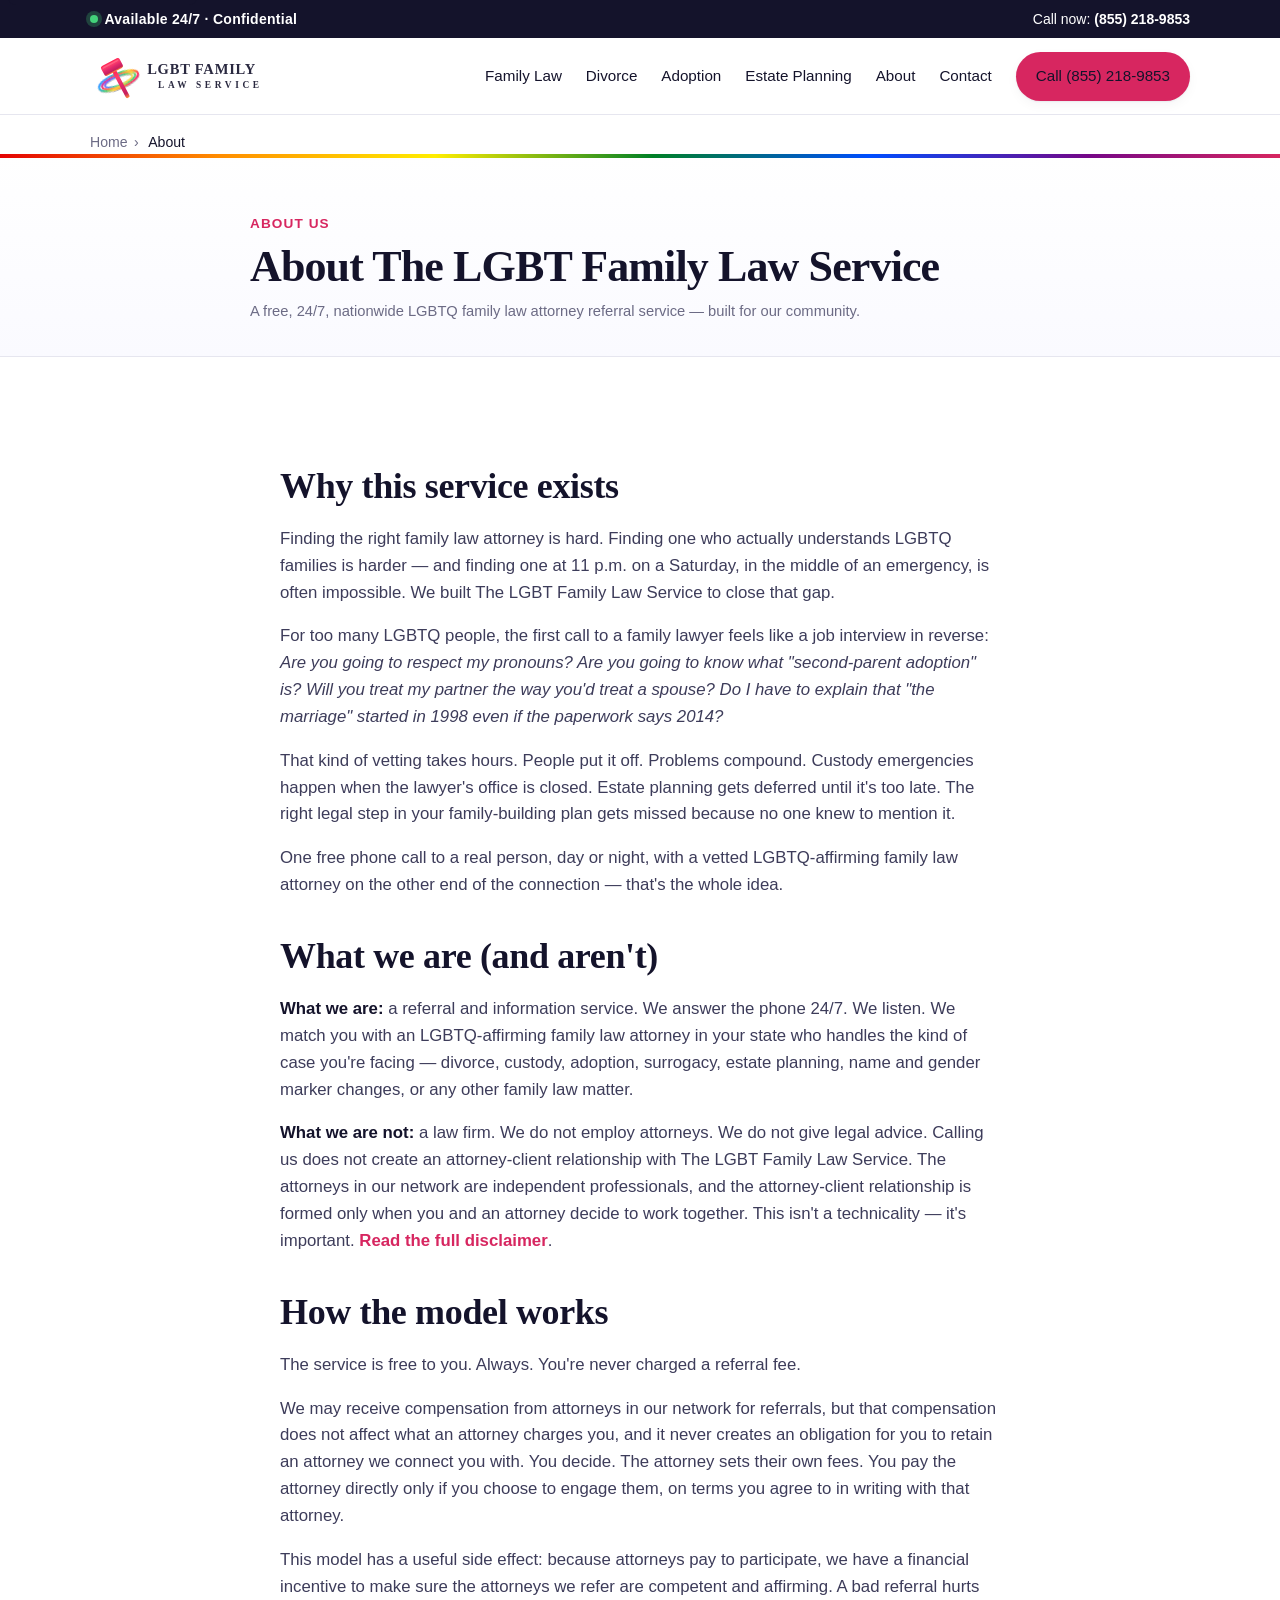
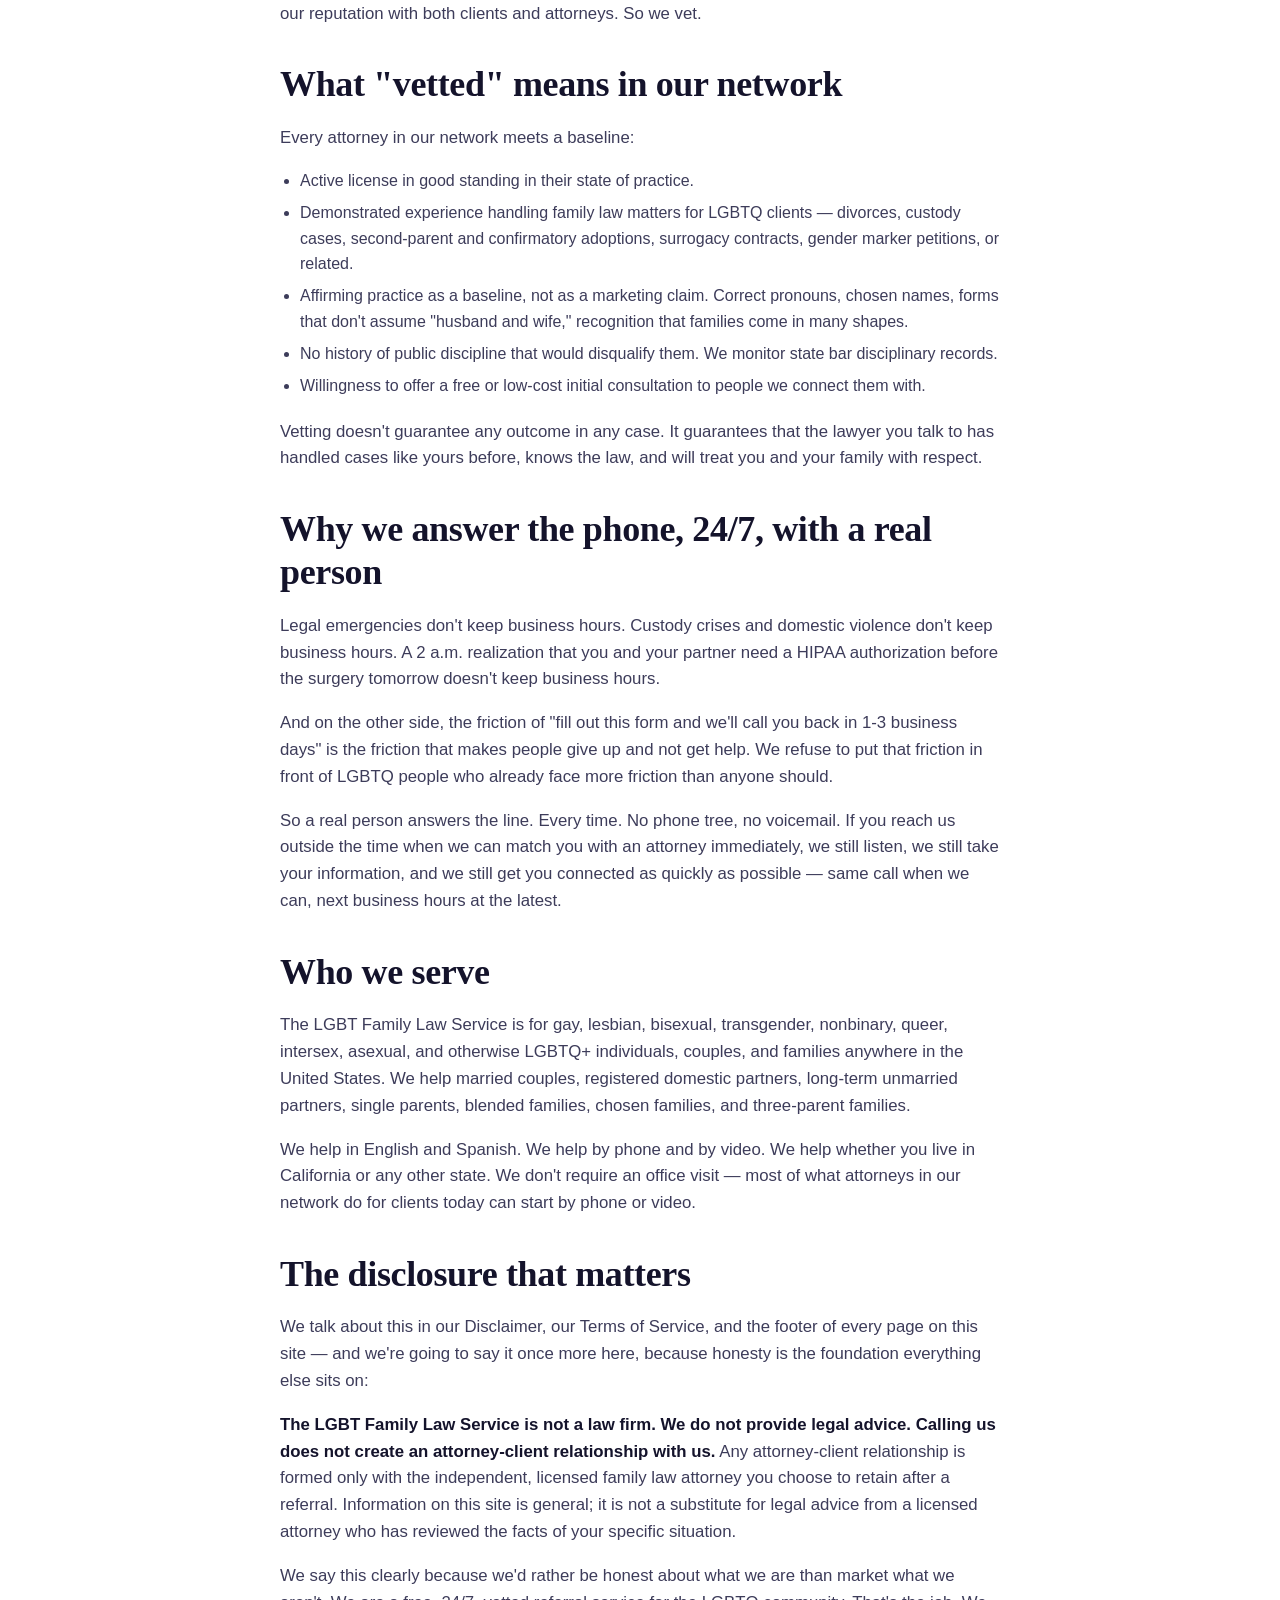
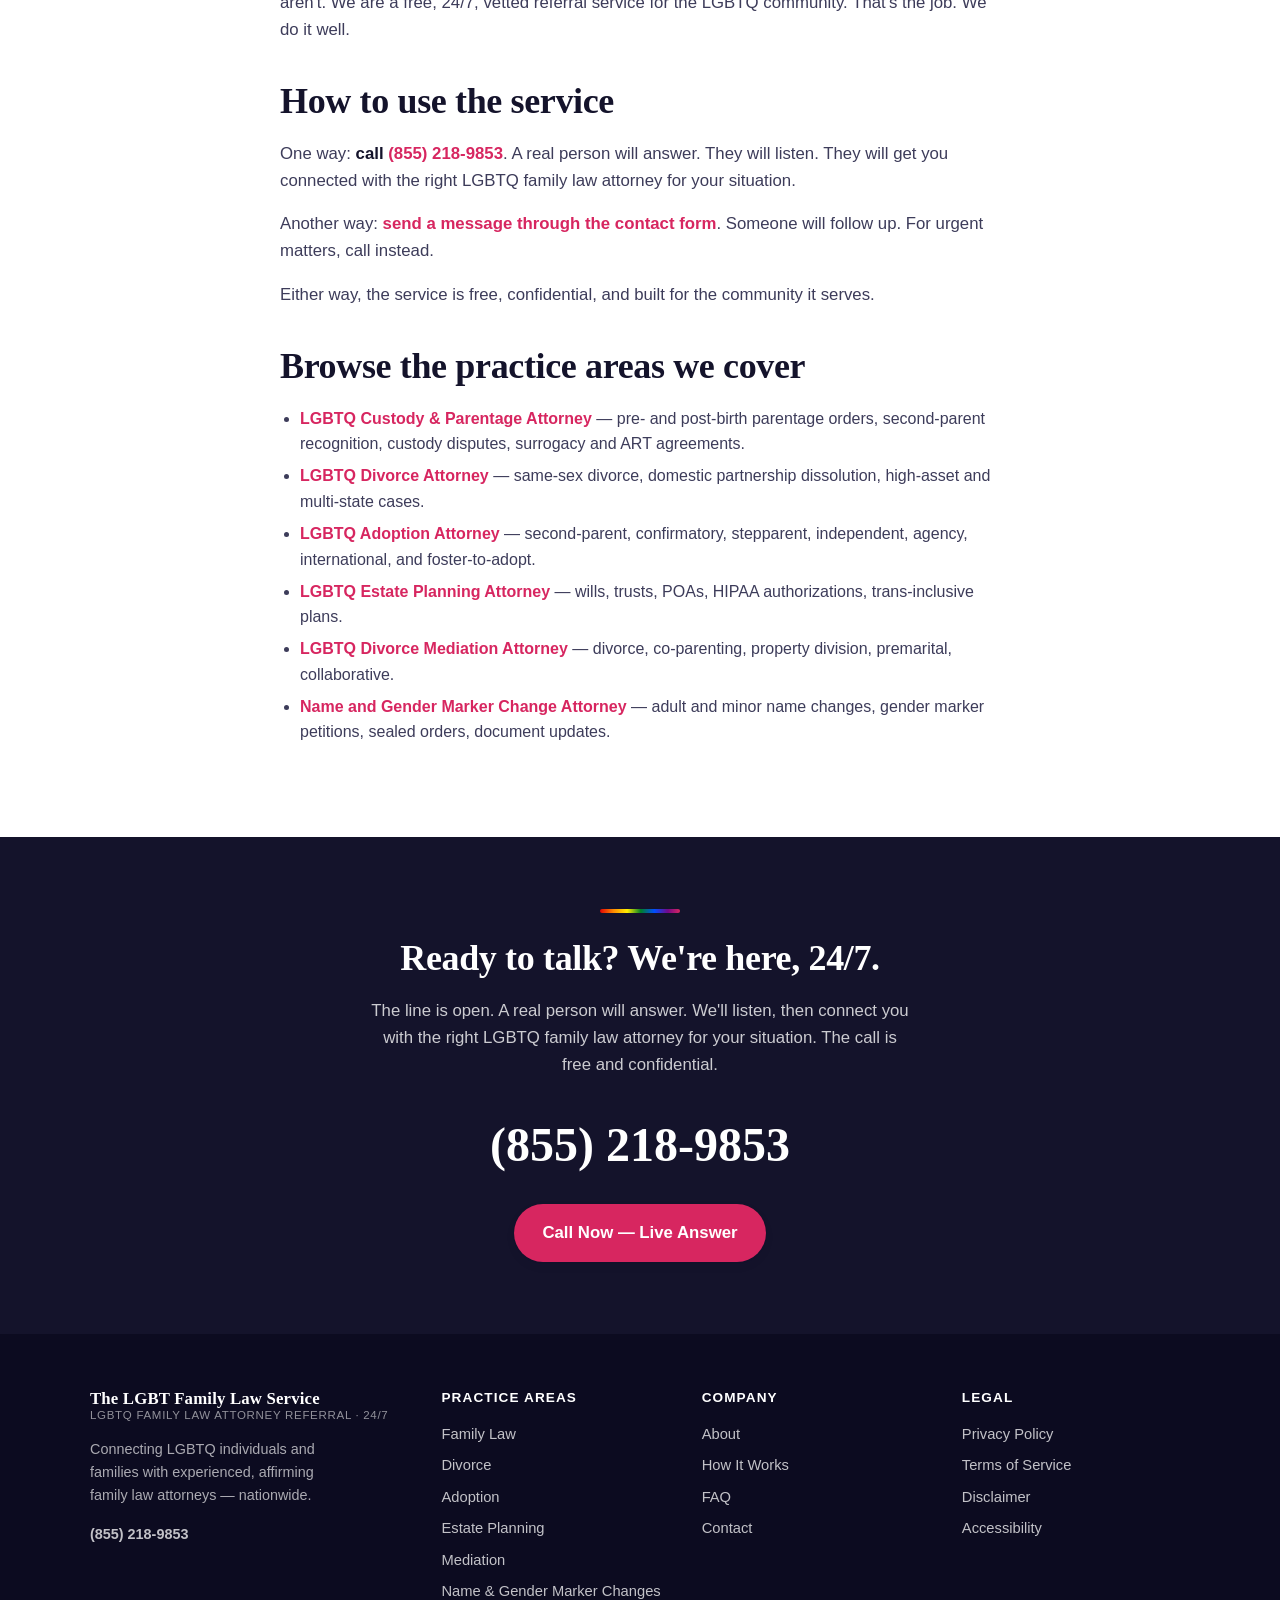
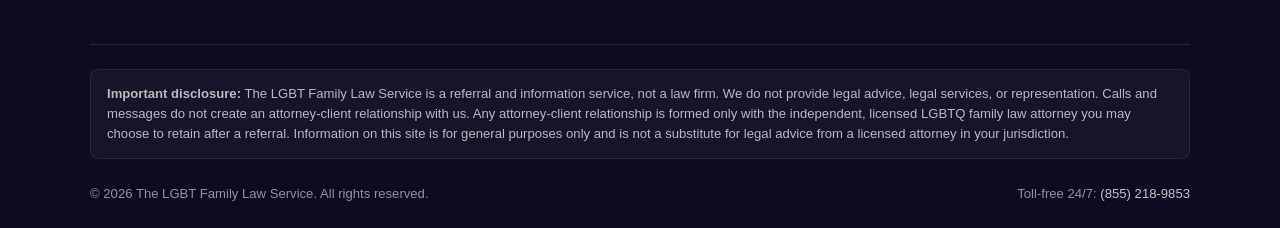
<file: about/index.html>
<!DOCTYPE html>
<html lang="en">
<head>
  <meta charset="UTF-8" />
  <meta name="viewport" content="width=device-width, initial-scale=1.0" />

  <title>About The LGBT Family Law Service — Free 24/7 LGBTQ Family Law Referral</title>
  <meta name="description" content="The LGBT Family Law Service was built to help LGBTQ individuals and families find experienced, affirming family law attorneys without the usual obstacles. Free, 24/7, nationwide. A real person answers. Learn how the service works and why it exists." />
  <meta name="keywords" content="about LGBT Family Law Service, LGBTQ family law referral, free LGBTQ attorney referral, LGBTQ legal help 24/7, LGBT family law mission" />
  <meta name="robots" content="index, follow, max-image-preview:large" />
  <link rel="canonical" href="https://www.lgbtfamilylawservice.com/about/" />
  <meta name="theme-color" content="#14132b" />

  <meta property="og:type" content="website" />
  <meta property="og:site_name" content="The LGBT Family Law Service" />
  <meta property="og:title" content="About The LGBT Family Law Service" />
  <meta property="og:description" content="Free, 24/7, nationwide LGBTQ family law attorney referral. A real person answers." />
  <meta property="og:url" content="https://www.lgbtfamilylawservice.com/about/" />
  <meta property="og:image" content="https://www.lgbtfamilylawservice.com/assets/img/og-image.jpg" />

  <link rel="icon" type="image/svg+xml" href="/assets/img/favicon.svg" />
  <link rel="apple-touch-icon" href="/assets/img/favicon.svg" />
  <link rel="stylesheet" href="/assets/css/styles.css" />

  <script type="application/ld+json">
  {
    "@context": "https://schema.org",
    "@graph": [
      { "@type": "Organization", "@id": "https://www.lgbtfamilylawservice.com/#organization", "name": "The LGBT Family Law Service", "url": "https://www.lgbtfamilylawservice.com/", "logo": "https://www.lgbtfamilylawservice.com/assets/img/logo.svg", "telephone": "+1-855-218-9853", "areaServed": { "@type": "Country", "name": "United States" }, "description": "Nationwide LGBTQ family law attorney referral and information service. Free. 24/7." },
      { "@type": "WebSite", "@id": "https://www.lgbtfamilylawservice.com/#website", "url": "https://www.lgbtfamilylawservice.com/", "name": "The LGBT Family Law Service", "publisher": { "@id": "https://www.lgbtfamilylawservice.com/#organization" } },
      { "@type": "AboutPage", "@id": "https://www.lgbtfamilylawservice.com/about/#webpage", "url": "https://www.lgbtfamilylawservice.com/about/", "name": "About The LGBT Family Law Service", "isPartOf": { "@id": "https://www.lgbtfamilylawservice.com/#website" }, "about": { "@id": "https://www.lgbtfamilylawservice.com/#organization" } },
      { "@type": "BreadcrumbList", "itemListElement": [
        { "@type": "ListItem", "position": 1, "name": "Home", "item": "https://www.lgbtfamilylawservice.com/" },
        { "@type": "ListItem", "position": 2, "name": "About", "item": "https://www.lgbtfamilylawservice.com/about/" }
      ] }
    ]
  }
  </script>
</head>
<body>

<a class="skip-link" href="#main">Skip to main content</a>

<div class="utility-bar" role="region" aria-label="Contact information">
  <div class="container">
    <span class="badge-247">Available 24/7 · Confidential</span>
    <span class="util-meta">Call now: <a href="tel:+18552189853"><strong>(855) 218-9853</strong></a></span>
  </div>
</div>

<header class="site-header" role="banner">
  <div class="container">
    <a class="brand" href="/" aria-label="The LGBT Family Law Service — Home">
      <img src="/assets/img/logo.svg" alt="The LGBT Family Law Service — LGBTQ family law attorney referral logo" width="220" height="60" />
    </a>
    <nav class="nav" id="primary-nav" aria-label="Primary">
      <a href="/family-law/">Family Law</a>
      <a href="/divorce/">Divorce</a>
      <a href="/adoption/">Adoption</a>
      <a href="/estate-planning/">Estate Planning</a>
      <a href="/about/">About</a>
      <a href="/contact/">Contact</a>
      <a class="btn btn-primary" href="tel:+18552189853">Call (855) 218-9853</a>
    </nav>
    <button class="nav-toggle" aria-controls="primary-nav" aria-expanded="false" aria-label="Open navigation menu" onclick="document.getElementById('primary-nav').classList.toggle('open'); this.setAttribute('aria-expanded', this.getAttribute('aria-expanded')==='false' ? 'true':'false');">
      <svg viewBox="0 0 24 24" fill="none" stroke="currentColor" stroke-width="2" aria-hidden="true"><line x1="3" y1="6" x2="21" y2="6"/><line x1="3" y1="12" x2="21" y2="12"/><line x1="3" y1="18" x2="21" y2="18"/></svg>
    </button>
  </div>
</header>

<main id="main">

<nav class="breadcrumb" aria-label="Breadcrumb">
  <div class="container">
    <ol>
      <li><a href="/">Home</a></li>
      <li aria-current="page">About</li>
    </ol>
  </div>
</nav>

<section class="legal-hero">
  <div class="container">
    <span class="eyebrow">About us</span>
    <h1>About The LGBT Family Law Service</h1>
    <p class="updated">A free, 24/7, nationwide LGBTQ family law attorney referral service — built for our community.</p>
  </div>
</section>

<section class="section">
  <div class="container prose">
    <h2>Why this service exists</h2>
    <p>Finding the right family law attorney is hard. Finding one who actually understands LGBTQ families is harder — and finding one at 11 p.m. on a Saturday, in the middle of an emergency, is often impossible. We built The LGBT Family Law Service to close that gap.</p>
    <p>For too many LGBTQ people, the first call to a family lawyer feels like a job interview in reverse: <em>Are you going to respect my pronouns? Are you going to know what "second-parent adoption" is? Will you treat my partner the way you'd treat a spouse? Do I have to explain that "the marriage" started in 1998 even if the paperwork says 2014?</em></p>
    <p>That kind of vetting takes hours. People put it off. Problems compound. Custody emergencies happen when the lawyer's office is closed. Estate planning gets deferred until it's too late. The right legal step in your family-building plan gets missed because no one knew to mention it.</p>
    <p>One free phone call to a real person, day or night, with a vetted LGBTQ-affirming family law attorney on the other end of the connection — that's the whole idea.</p>

    <h2>What we are (and aren't)</h2>
    <p><strong>What we are:</strong> a referral and information service. We answer the phone 24/7. We listen. We match you with an LGBTQ-affirming family law attorney in your state who handles the kind of case you're facing — divorce, custody, adoption, surrogacy, estate planning, name and gender marker changes, or any other family law matter.</p>
    <p><strong>What we are not:</strong> a law firm. We do not employ attorneys. We do not give legal advice. Calling us does not create an attorney-client relationship with The LGBT Family Law Service. The attorneys in our network are independent professionals, and the attorney-client relationship is formed only when you and an attorney decide to work together. This isn't a technicality — it's important. <a href="/disclaimer/">Read the full disclaimer</a>.</p>

    <h2>How the model works</h2>
    <p>The service is free to you. Always. You're never charged a referral fee.</p>
    <p>We may receive compensation from attorneys in our network for referrals, but that compensation does not affect what an attorney charges you, and it never creates an obligation for you to retain an attorney we connect you with. You decide. The attorney sets their own fees. You pay the attorney directly only if you choose to engage them, on terms you agree to in writing with that attorney.</p>
    <p>This model has a useful side effect: because attorneys pay to participate, we have a financial incentive to make sure the attorneys we refer are competent and affirming. A bad referral hurts our reputation with both clients and attorneys. So we vet.</p>

    <h2>What "vetted" means in our network</h2>
    <p>Every attorney in our network meets a baseline:</p>
    <ul>
      <li>Active license in good standing in their state of practice.</li>
      <li>Demonstrated experience handling family law matters for LGBTQ clients — divorces, custody cases, second-parent and confirmatory adoptions, surrogacy contracts, gender marker petitions, or related.</li>
      <li>Affirming practice as a baseline, not as a marketing claim. Correct pronouns, chosen names, forms that don't assume "husband and wife," recognition that families come in many shapes.</li>
      <li>No history of public discipline that would disqualify them. We monitor state bar disciplinary records.</li>
      <li>Willingness to offer a free or low-cost initial consultation to people we connect them with.</li>
    </ul>
    <p>Vetting doesn't guarantee any outcome in any case. It guarantees that the lawyer you talk to has handled cases like yours before, knows the law, and will treat you and your family with respect.</p>

    <h2>Why we answer the phone, 24/7, with a real person</h2>
    <p>Legal emergencies don't keep business hours. Custody crises and domestic violence don't keep business hours. A 2 a.m. realization that you and your partner need a HIPAA authorization before the surgery tomorrow doesn't keep business hours.</p>
    <p>And on the other side, the friction of "fill out this form and we'll call you back in 1-3 business days" is the friction that makes people give up and not get help. We refuse to put that friction in front of LGBTQ people who already face more friction than anyone should.</p>
    <p>So a real person answers the line. Every time. No phone tree, no voicemail. If you reach us outside the time when we can match you with an attorney immediately, we still listen, we still take your information, and we still get you connected as quickly as possible — same call when we can, next business hours at the latest.</p>

    <h2>Who we serve</h2>
    <p>The LGBT Family Law Service is for gay, lesbian, bisexual, transgender, nonbinary, queer, intersex, asexual, and otherwise LGBTQ+ individuals, couples, and families anywhere in the United States. We help married couples, registered domestic partners, long-term unmarried partners, single parents, blended families, chosen families, and three-parent families.</p>
    <p>We help in English and Spanish. We help by phone and by video. We help whether you live in California or any other state. We don't require an office visit — most of what attorneys in our network do for clients today can start by phone or video.</p>

    <h2>The disclosure that matters</h2>
    <p>We talk about this in our Disclaimer, our Terms of Service, and the footer of every page on this site — and we're going to say it once more here, because honesty is the foundation everything else sits on:</p>
    <p><strong>The LGBT Family Law Service is not a law firm. We do not provide legal advice. Calling us does not create an attorney-client relationship with us.</strong> Any attorney-client relationship is formed only with the independent, licensed family law attorney you choose to retain after a referral. Information on this site is general; it is not a substitute for legal advice from a licensed attorney who has reviewed the facts of your specific situation.</p>
    <p>We say this clearly because we'd rather be honest about what we are than market what we aren't. We are a free, 24/7, vetted referral service for the LGBTQ community. That's the job. We do it well.</p>

    <h2>How to use the service</h2>
    <p>One way: <strong>call <a href="tel:+18552189853">(855) 218-9853</a></strong>. A real person will answer. They will listen. They will get you connected with the right LGBTQ family law attorney for your situation.</p>
    <p>Another way: <a href="/contact/">send a message through the contact form</a>. Someone will follow up. For urgent matters, call instead.</p>
    <p>Either way, the service is free, confidential, and built for the community it serves.</p>

    <h2>Browse the practice areas we cover</h2>
    <ul>
      <li><a href="/family-law/">LGBTQ Custody &amp; Parentage Attorney</a> — pre- and post-birth parentage orders, second-parent recognition, custody disputes, surrogacy and ART agreements.</li>
      <li><a href="/divorce/">LGBTQ Divorce Attorney</a> — same-sex divorce, domestic partnership dissolution, high-asset and multi-state cases.</li>
      <li><a href="/adoption/">LGBTQ Adoption Attorney</a> — second-parent, confirmatory, stepparent, independent, agency, international, and foster-to-adopt.</li>
      <li><a href="/estate-planning/">LGBTQ Estate Planning Attorney</a> — wills, trusts, POAs, HIPAA authorizations, trans-inclusive plans.</li>
      <li><a href="/mediation/">LGBTQ Divorce Mediation Attorney</a> — divorce, co-parenting, property division, premarital, collaborative.</li>
      <li><a href="/identity-documents/">Name and Gender Marker Change Attorney</a> — adult and minor name changes, gender marker petitions, sealed orders, document updates.</li>
    </ul>
  </div>
</section>

<section class="final-cta">
  <div class="container">
    <h2>Ready to talk? We're here, 24/7.</h2>
    <p>The line is open. A real person will answer. We'll listen, then connect you with the right LGBTQ family law attorney for your situation. The call is free and confidential.</p>
    <div class="phone-big"><a href="tel:+18552189853" aria-label="Call us, 8 5 5, 2 1 8, 9 8 5 3">(855) 218-9853</a></div>
    <div class="ctas">
      <a class="btn btn-primary btn-lg" href="tel:+18552189853">Call Now — Live Answer</a>
    </div>
  </div>
</section>

</main>

<footer class="site-footer" role="contentinfo">
  <div class="container">
    <div class="footer-grid">
      <div class="footer-brand">
        <div class="brand-name">The LGBT Family Law Service<span>LGBTQ Family Law Attorney Referral · 24/7</span></div>
        <p>Connecting LGBTQ individuals and families with experienced, affirming family law attorneys — nationwide.</p>
        <p><strong><a href="tel:+18552189853">(855) 218-9853</a></strong></p>
      </div>
      <div>
        <h4>Practice Areas</h4>
        <ul>
          <li><a href="/family-law/">Family Law</a></li>
          <li><a href="/divorce/">Divorce</a></li>
          <li><a href="/adoption/">Adoption</a></li>
          <li><a href="/estate-planning/">Estate Planning</a></li>
          <li><a href="/mediation/">Mediation</a></li>
          <li><a href="/identity-documents/">Name &amp; Gender Marker Changes</a></li>
        </ul>
      </div>
      <div>
        <h4>Company</h4>
        <ul>
          <li><a href="/about/">About</a></li>
          <li><a href="/how-it-works/">How It Works</a></li>
          <li><a href="/faq/">FAQ</a></li>
          <li><a href="/contact/">Contact</a></li>
        </ul>
      </div>
      <div>
        <h4>Legal</h4>
        <ul>
          <li><a href="/privacy-policy/">Privacy Policy</a></li>
          <li><a href="/terms-of-service/">Terms of Service</a></li>
          <li><a href="/disclaimer/">Disclaimer</a></li>
          <li><a href="/accessibility/">Accessibility</a></li>
        </ul>
      </div>
    </div>

    <div class="affiliate-disclosure">
      <strong>Important disclosure:</strong> The LGBT Family Law Service is a referral and information service, not a law firm. We do not provide legal advice, legal services, or representation. Calls and messages do not create an attorney-client relationship with us. Any attorney-client relationship is formed only with the independent, licensed LGBTQ family law attorney you may choose to retain after a referral. Information on this site is for general purposes only and is not a substitute for legal advice from a licensed attorney in your jurisdiction.
    </div>

    <div class="footer-bottom">
      <span>&copy; <span id="yr"></span> The LGBT Family Law Service. All rights reserved.</span>
      <span>Toll-free 24/7: <a href="tel:+18552189853">(855) 218-9853</a></span>
    </div>
  </div>
</footer>

<script>document.getElementById('yr').textContent = new Date().getFullYear();</script>
</body>
</html>
</file>
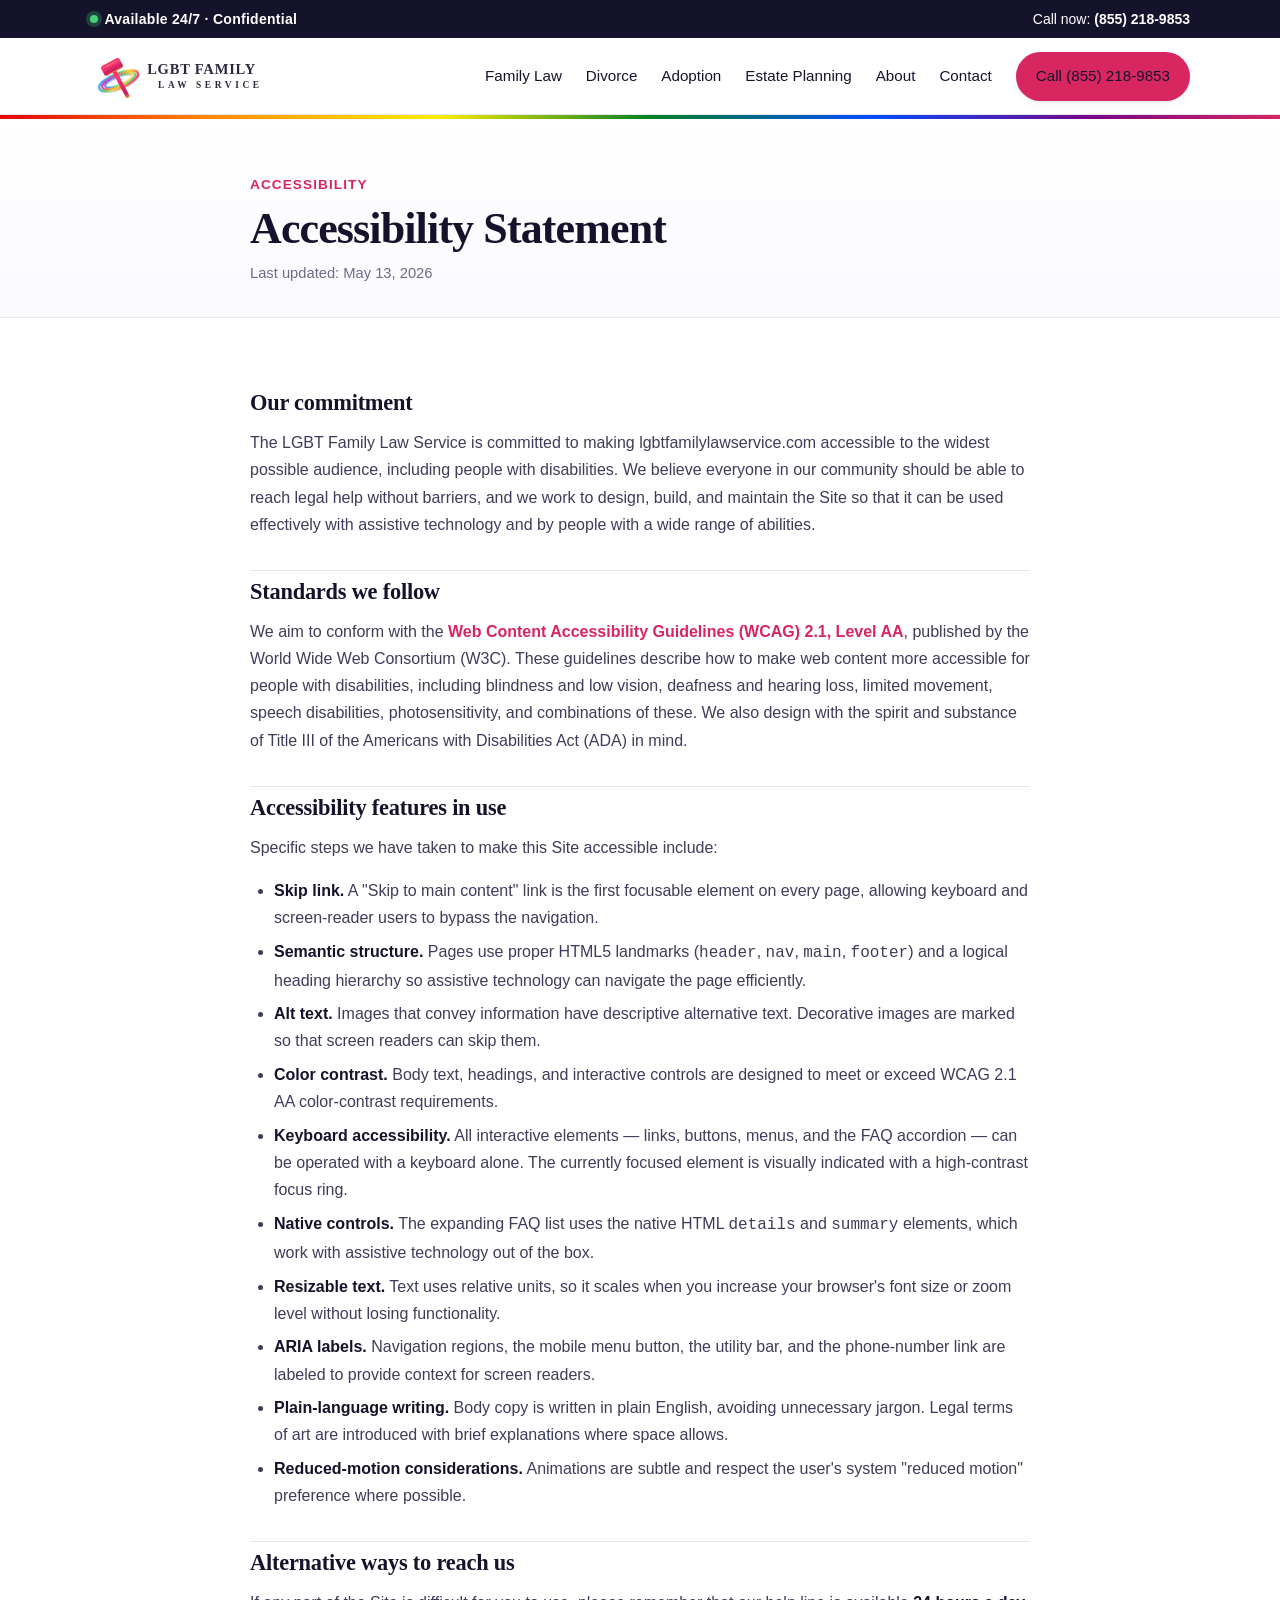
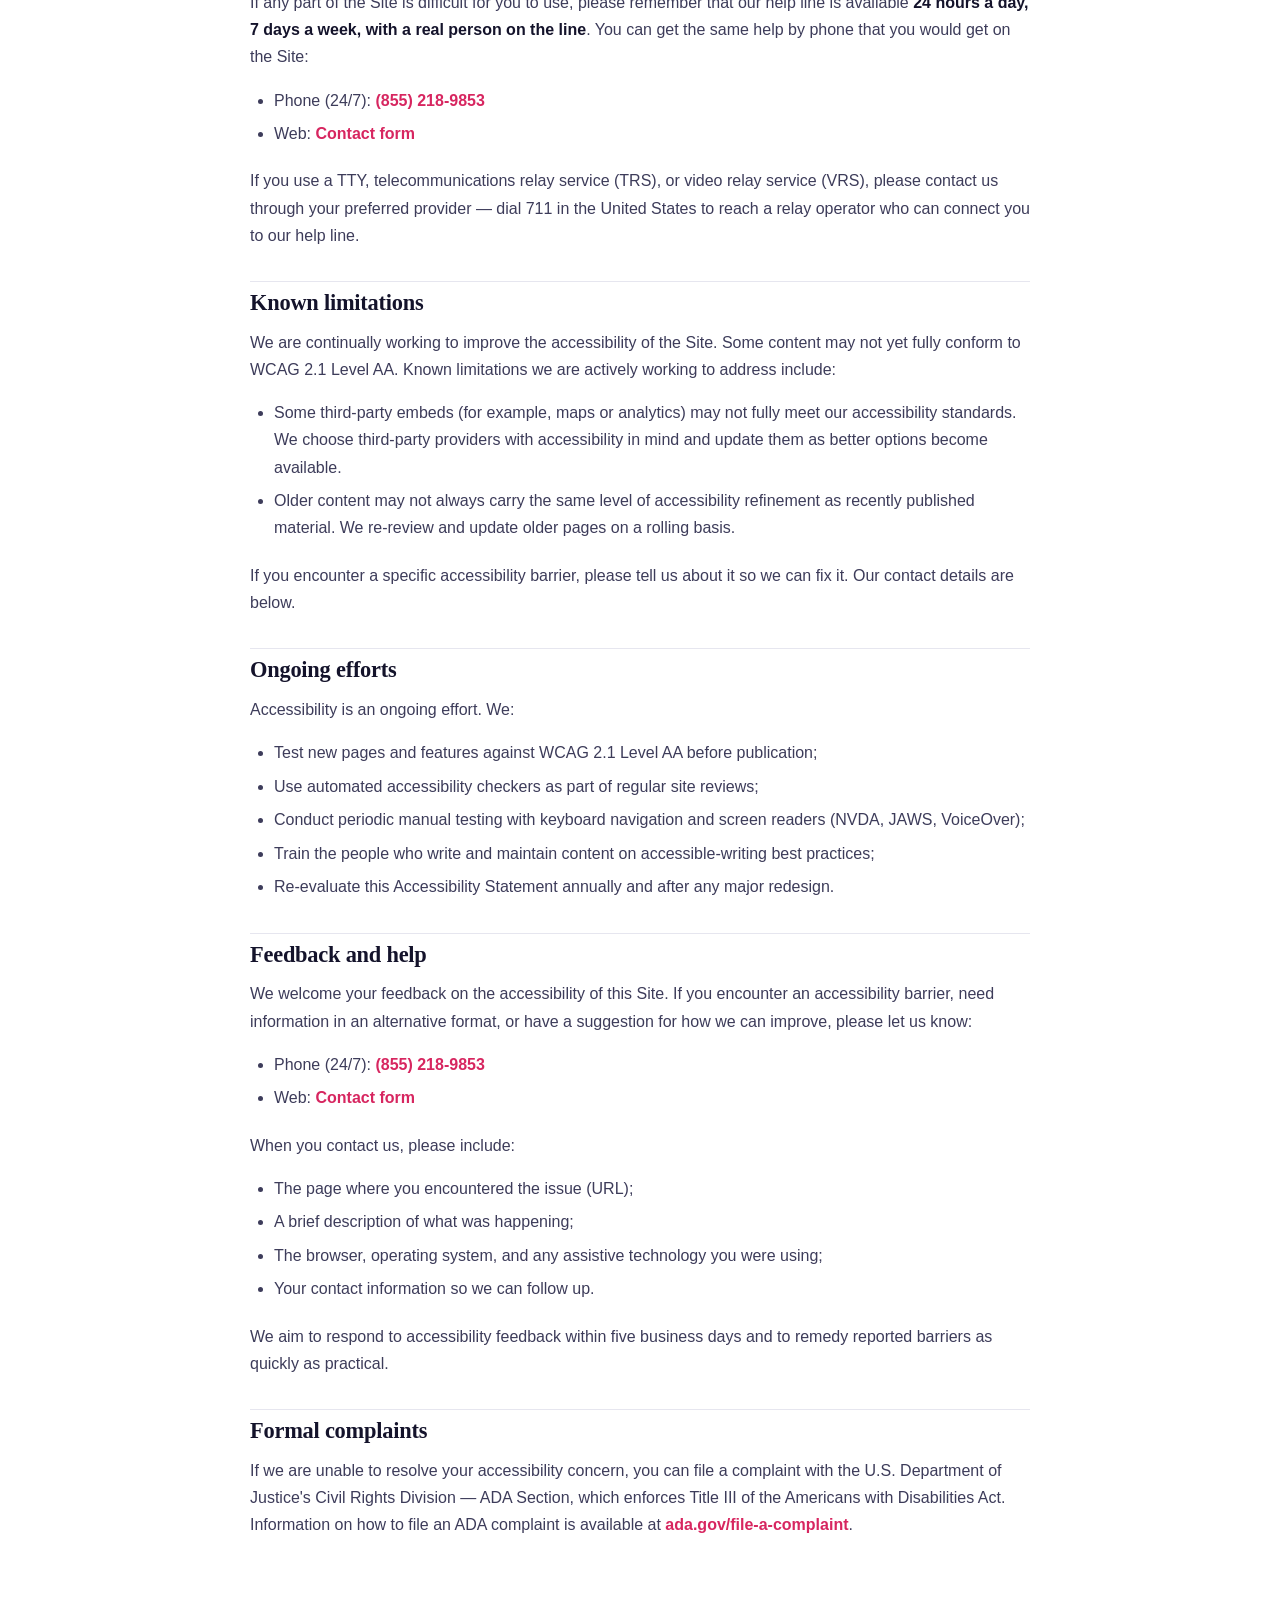
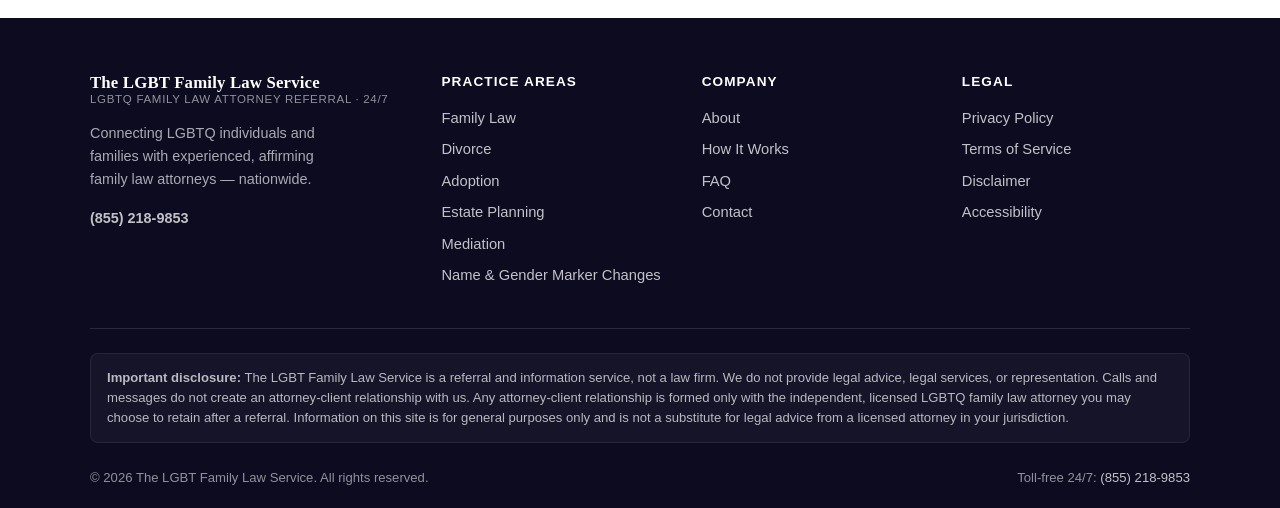
<file: accessibility/index.html>
<!DOCTYPE html>
<html lang="en">
<head>
  <meta charset="UTF-8" />
  <meta name="viewport" content="width=device-width, initial-scale=1.0" />
  <title>Accessibility Statement | The LGBT Family Law Service</title>
  <meta name="description" content="Our accessibility commitment, the standards we follow (WCAG 2.1 Level AA), the features we provide for assistive technology and keyboard users, and how to request help or report an accessibility issue." />
  <meta name="robots" content="index, follow" />
  <link rel="canonical" href="https://www.lgbtfamilylawservice.com/accessibility/" />
  <meta name="theme-color" content="#14132b" />
  <link rel="icon" type="image/svg+xml" href="/assets/img/favicon.svg" />
  <link rel="apple-touch-icon" href="/assets/img/favicon.svg" />
  <link rel="stylesheet" href="/assets/css/styles.css" />

  <script type="application/ld+json">
  {
    "@context": "https://schema.org",
    "@type": "WebPage",
    "name": "Accessibility Statement",
    "url": "https://www.lgbtfamilylawservice.com/accessibility/",
    "isPartOf": { "@type": "WebSite", "url": "https://www.lgbtfamilylawservice.com/", "name": "The LGBT Family Law Service" },
    "about": { "@type": "Organization", "name": "The LGBT Family Law Service", "url": "https://www.lgbtfamilylawservice.com/" },
    "inLanguage": "en-US"
  }
  </script>
</head>
<body>

<a class="skip-link" href="#main">Skip to main content</a>

<div class="utility-bar" role="region" aria-label="Contact information">
  <div class="container">
    <span class="badge-247">Available 24/7 · Confidential</span>
    <span class="util-meta">Call now: <a href="tel:+18552189853"><strong>(855) 218-9853</strong></a></span>
  </div>
</div>

<header class="site-header" role="banner">
  <div class="container">
    <a class="brand" href="/" aria-label="The LGBT Family Law Service — Home">
      <img src="/assets/img/logo.svg" alt="The LGBT Family Law Service — LGBTQ family law attorney referral logo" width="220" height="60" />
    </a>
    <nav class="nav" id="primary-nav" aria-label="Primary">
      <a href="/family-law/">Family Law</a>
      <a href="/divorce/">Divorce</a>
      <a href="/adoption/">Adoption</a>
      <a href="/estate-planning/">Estate Planning</a>
      <a href="/about/">About</a>
      <a href="/contact/">Contact</a>
      <a class="btn btn-primary" href="tel:+18552189853">Call (855) 218-9853</a>
    </nav>
    <button class="nav-toggle" aria-controls="primary-nav" aria-expanded="false" aria-label="Open navigation menu" onclick="document.getElementById('primary-nav').classList.toggle('open'); this.setAttribute('aria-expanded', this.getAttribute('aria-expanded')==='false' ? 'true':'false');">
      <svg viewBox="0 0 24 24" fill="none" stroke="currentColor" stroke-width="2" aria-hidden="true"><line x1="3" y1="6" x2="21" y2="6"/><line x1="3" y1="12" x2="21" y2="12"/><line x1="3" y1="18" x2="21" y2="18"/></svg>
    </button>
  </div>
</header>

<main id="main">

<section class="legal-hero">
  <div class="container">
    <span class="eyebrow">Accessibility</span>
    <h1>Accessibility Statement</h1>
    <p class="updated">Last updated: May 13, 2026</p>
  </div>
</section>

<section class="legal-body">
  <div class="container">

    <h2 id="commitment">Our commitment</h2>
    <p>The LGBT Family Law Service is committed to making lgbtfamilylawservice.com accessible to the widest possible audience, including people with disabilities. We believe everyone in our community should be able to reach legal help without barriers, and we work to design, build, and maintain the Site so that it can be used effectively with assistive technology and by people with a wide range of abilities.</p>

    <h2 id="standards">Standards we follow</h2>
    <p>We aim to conform with the <a href="https://www.w3.org/TR/WCAG21/" rel="noopener">Web Content Accessibility Guidelines (WCAG) 2.1, Level AA</a>, published by the World Wide Web Consortium (W3C). These guidelines describe how to make web content more accessible for people with disabilities, including blindness and low vision, deafness and hearing loss, limited movement, speech disabilities, photosensitivity, and combinations of these. We also design with the spirit and substance of Title III of the Americans with Disabilities Act (ADA) in mind.</p>

    <h2 id="features">Accessibility features in use</h2>
    <p>Specific steps we have taken to make this Site accessible include:</p>
    <ul>
      <li><strong>Skip link.</strong> A "Skip to main content" link is the first focusable element on every page, allowing keyboard and screen-reader users to bypass the navigation.</li>
      <li><strong>Semantic structure.</strong> Pages use proper HTML5 landmarks (<code>header</code>, <code>nav</code>, <code>main</code>, <code>footer</code>) and a logical heading hierarchy so assistive technology can navigate the page efficiently.</li>
      <li><strong>Alt text.</strong> Images that convey information have descriptive alternative text. Decorative images are marked so that screen readers can skip them.</li>
      <li><strong>Color contrast.</strong> Body text, headings, and interactive controls are designed to meet or exceed WCAG 2.1 AA color-contrast requirements.</li>
      <li><strong>Keyboard accessibility.</strong> All interactive elements — links, buttons, menus, and the FAQ accordion — can be operated with a keyboard alone. The currently focused element is visually indicated with a high-contrast focus ring.</li>
      <li><strong>Native controls.</strong> The expanding FAQ list uses the native HTML <code>details</code> and <code>summary</code> elements, which work with assistive technology out of the box.</li>
      <li><strong>Resizable text.</strong> Text uses relative units, so it scales when you increase your browser's font size or zoom level without losing functionality.</li>
      <li><strong>ARIA labels.</strong> Navigation regions, the mobile menu button, the utility bar, and the phone-number link are labeled to provide context for screen readers.</li>
      <li><strong>Plain-language writing.</strong> Body copy is written in plain English, avoiding unnecessary jargon. Legal terms of art are introduced with brief explanations where space allows.</li>
      <li><strong>Reduced-motion considerations.</strong> Animations are subtle and respect the user's system "reduced motion" preference where possible.</li>
    </ul>

    <h2 id="alternative">Alternative ways to reach us</h2>
    <p>If any part of the Site is difficult for you to use, please remember that our help line is available <strong>24 hours a day, 7 days a week, with a real person on the line</strong>. You can get the same help by phone that you would get on the Site:</p>
    <ul>
      <li>Phone (24/7): <a href="tel:+18552189853">(855) 218-9853</a></li>
      <li>Web: <a href="/contact/">Contact form</a></li>
    </ul>
    <p>If you use a TTY, telecommunications relay service (TRS), or video relay service (VRS), please contact us through your preferred provider — dial 711 in the United States to reach a relay operator who can connect you to our help line.</p>

    <h2 id="known-limitations">Known limitations</h2>
    <p>We are continually working to improve the accessibility of the Site. Some content may not yet fully conform to WCAG 2.1 Level AA. Known limitations we are actively working to address include:</p>
    <ul>
      <li>Some third-party embeds (for example, maps or analytics) may not fully meet our accessibility standards. We choose third-party providers with accessibility in mind and update them as better options become available.</li>
      <li>Older content may not always carry the same level of accessibility refinement as recently published material. We re-review and update older pages on a rolling basis.</li>
    </ul>
    <p>If you encounter a specific accessibility barrier, please tell us about it so we can fix it. Our contact details are below.</p>

    <h2 id="ongoing">Ongoing efforts</h2>
    <p>Accessibility is an ongoing effort. We:</p>
    <ul>
      <li>Test new pages and features against WCAG 2.1 Level AA before publication;</li>
      <li>Use automated accessibility checkers as part of regular site reviews;</li>
      <li>Conduct periodic manual testing with keyboard navigation and screen readers (NVDA, JAWS, VoiceOver);</li>
      <li>Train the people who write and maintain content on accessible-writing best practices;</li>
      <li>Re-evaluate this Accessibility Statement annually and after any major redesign.</li>
    </ul>

    <h2 id="feedback">Feedback and help</h2>
    <p>We welcome your feedback on the accessibility of this Site. If you encounter an accessibility barrier, need information in an alternative format, or have a suggestion for how we can improve, please let us know:</p>
    <ul>
      <li>Phone (24/7): <a href="tel:+18552189853">(855) 218-9853</a></li>
      <li>Web: <a href="/contact/">Contact form</a></li>
    </ul>
    <p>When you contact us, please include:</p>
    <ul>
      <li>The page where you encountered the issue (URL);</li>
      <li>A brief description of what was happening;</li>
      <li>The browser, operating system, and any assistive technology you were using;</li>
      <li>Your contact information so we can follow up.</li>
    </ul>
    <p>We aim to respond to accessibility feedback within five business days and to remedy reported barriers as quickly as practical.</p>

    <h2 id="enforcement">Formal complaints</h2>
    <p>If we are unable to resolve your accessibility concern, you can file a complaint with the U.S. Department of Justice's Civil Rights Division — ADA Section, which enforces Title III of the Americans with Disabilities Act. Information on how to file an ADA complaint is available at <a href="https://www.ada.gov/file-a-complaint/" rel="noopener">ada.gov/file-a-complaint</a>.</p>

  </div>
</section>

</main>

<footer class="site-footer" role="contentinfo">
  <div class="container">
    <div class="footer-grid">
      <div class="footer-brand">
        <div class="brand-name">The LGBT Family Law Service<span>LGBTQ Family Law Attorney Referral · 24/7</span></div>
        <p>Connecting LGBTQ individuals and families with experienced, affirming family law attorneys — nationwide.</p>
        <p><strong><a href="tel:+18552189853">(855) 218-9853</a></strong></p>
      </div>
      <div>
        <h4>Practice Areas</h4>
        <ul>
          <li><a href="/family-law/">Family Law</a></li>
          <li><a href="/divorce/">Divorce</a></li>
          <li><a href="/adoption/">Adoption</a></li>
          <li><a href="/estate-planning/">Estate Planning</a></li>
          <li><a href="/mediation/">Mediation</a></li>
          <li><a href="/identity-documents/">Name &amp; Gender Marker Changes</a></li>
        </ul>
      </div>
      <div>
        <h4>Company</h4>
        <ul>
          <li><a href="/about/">About</a></li>
          <li><a href="/how-it-works/">How It Works</a></li>
          <li><a href="/faq/">FAQ</a></li>
          <li><a href="/contact/">Contact</a></li>
        </ul>
      </div>
      <div>
        <h4>Legal</h4>
        <ul>
          <li><a href="/privacy-policy/">Privacy Policy</a></li>
          <li><a href="/terms-of-service/">Terms of Service</a></li>
          <li><a href="/disclaimer/">Disclaimer</a></li>
          <li><a href="/accessibility/">Accessibility</a></li>
        </ul>
      </div>
    </div>

    <div class="affiliate-disclosure">
      <strong>Important disclosure:</strong> The LGBT Family Law Service is a referral and information service, not a law firm. We do not provide legal advice, legal services, or representation. Calls and messages do not create an attorney-client relationship with us. Any attorney-client relationship is formed only with the independent, licensed LGBTQ family law attorney you may choose to retain after a referral. Information on this site is for general purposes only and is not a substitute for legal advice from a licensed attorney in your jurisdiction.
    </div>

    <div class="footer-bottom">
      <span>&copy; <span id="yr"></span> The LGBT Family Law Service. All rights reserved.</span>
      <span>Toll-free 24/7: <a href="tel:+18552189853">(855) 218-9853</a></span>
    </div>
  </div>
</footer>

<script>document.getElementById('yr').textContent = new Date().getFullYear();</script>
</body>
</html>
</file>
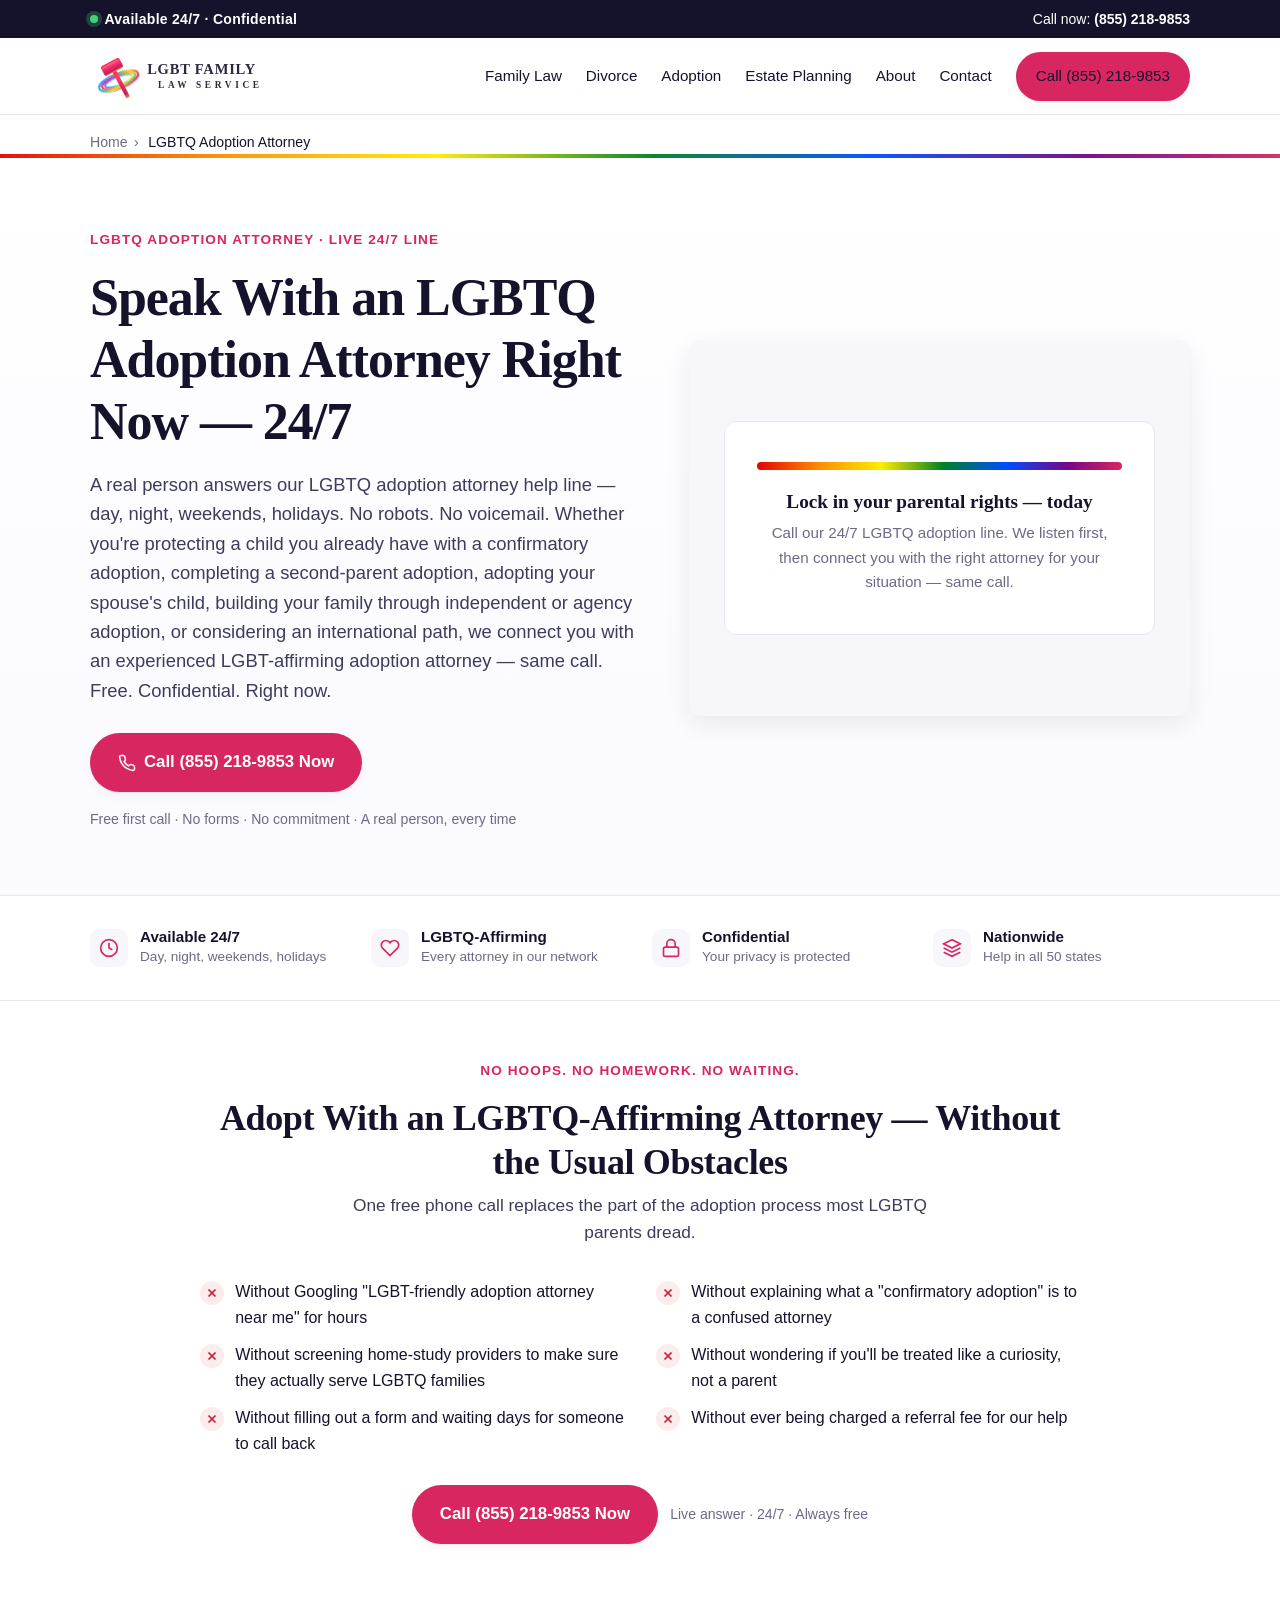
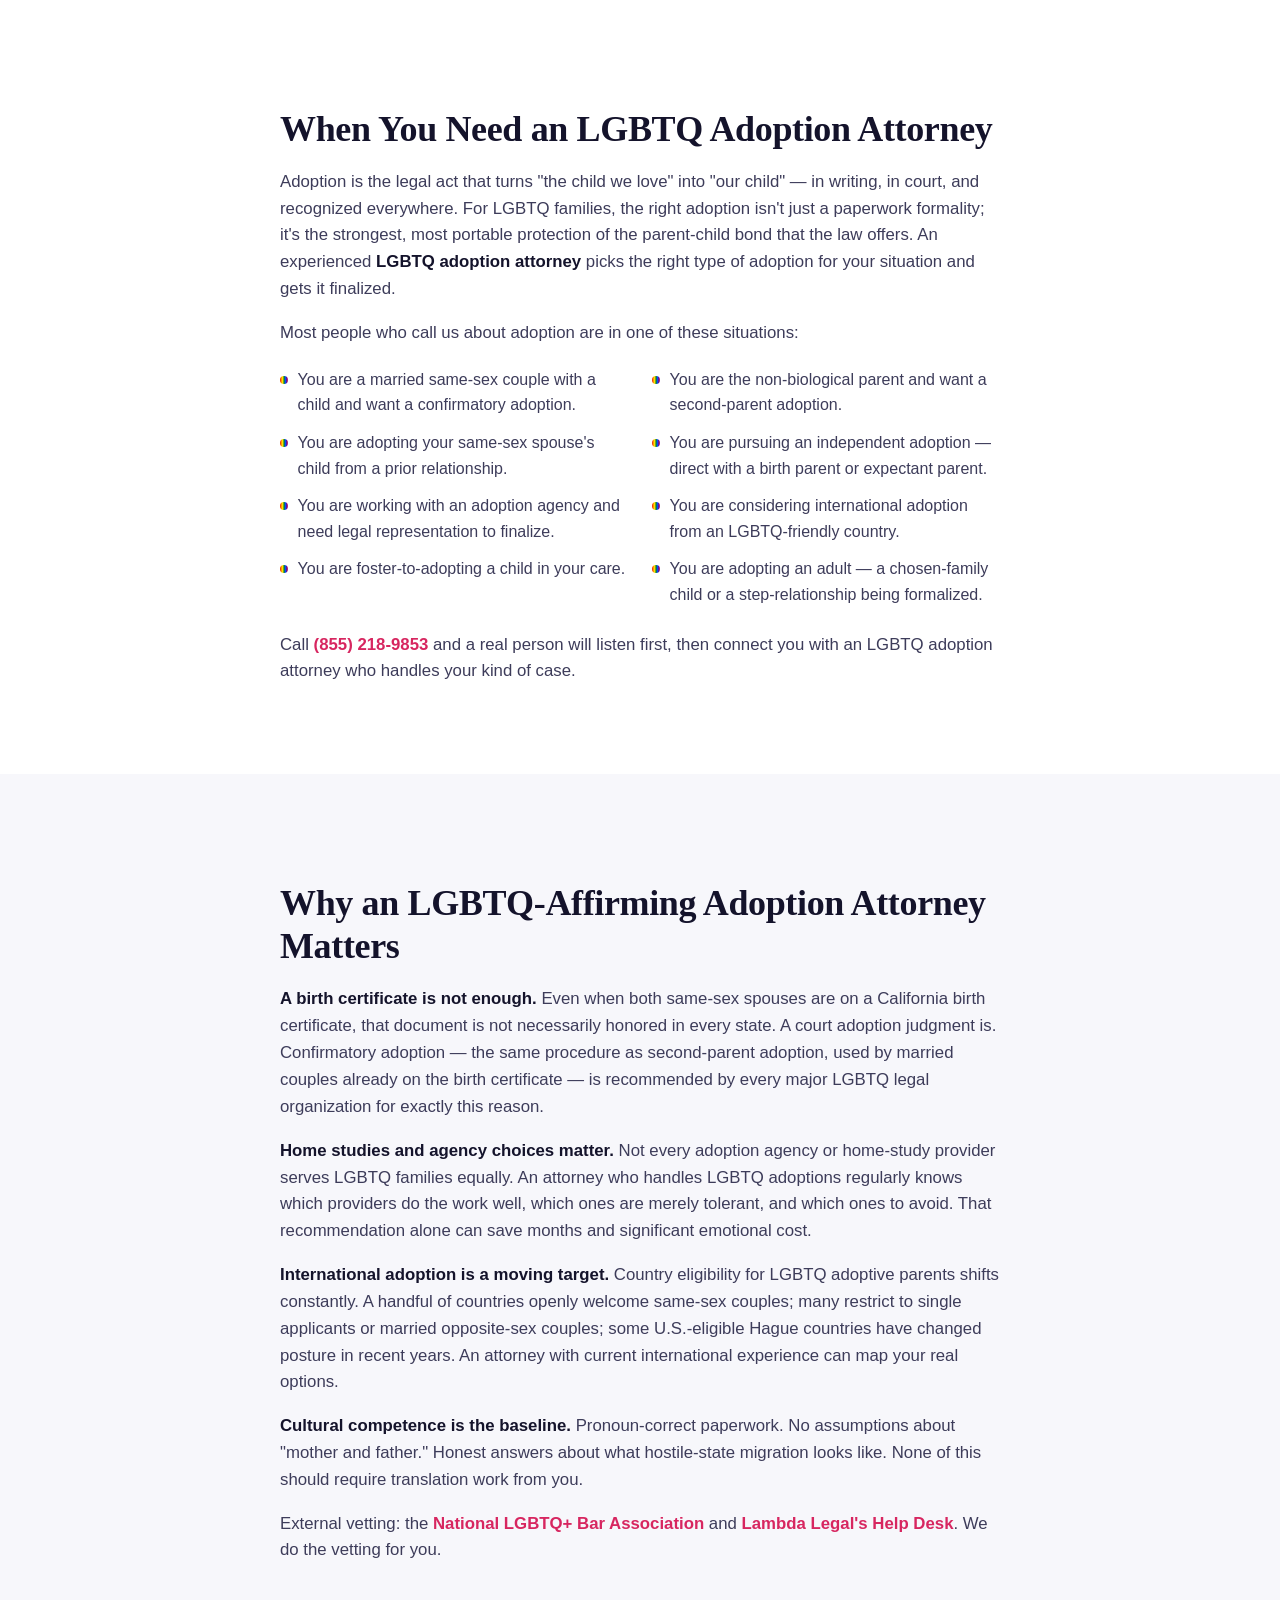
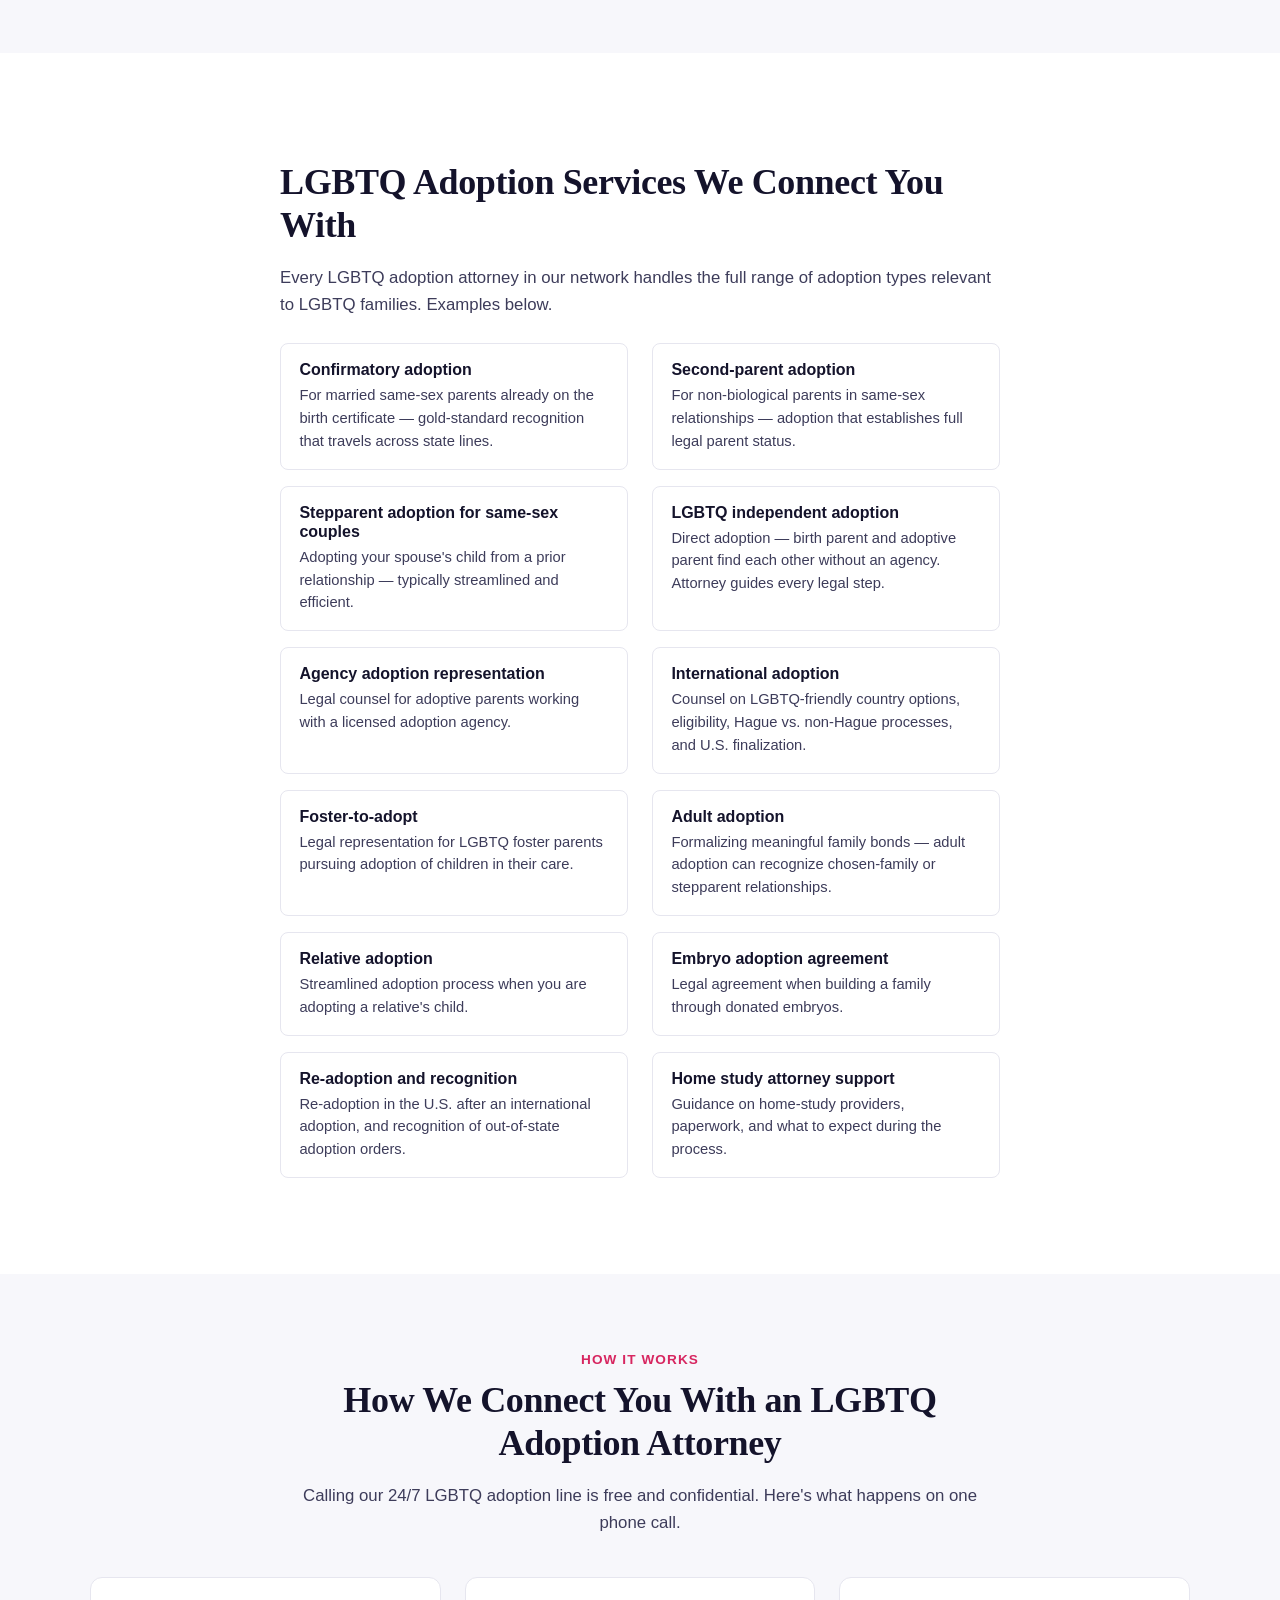
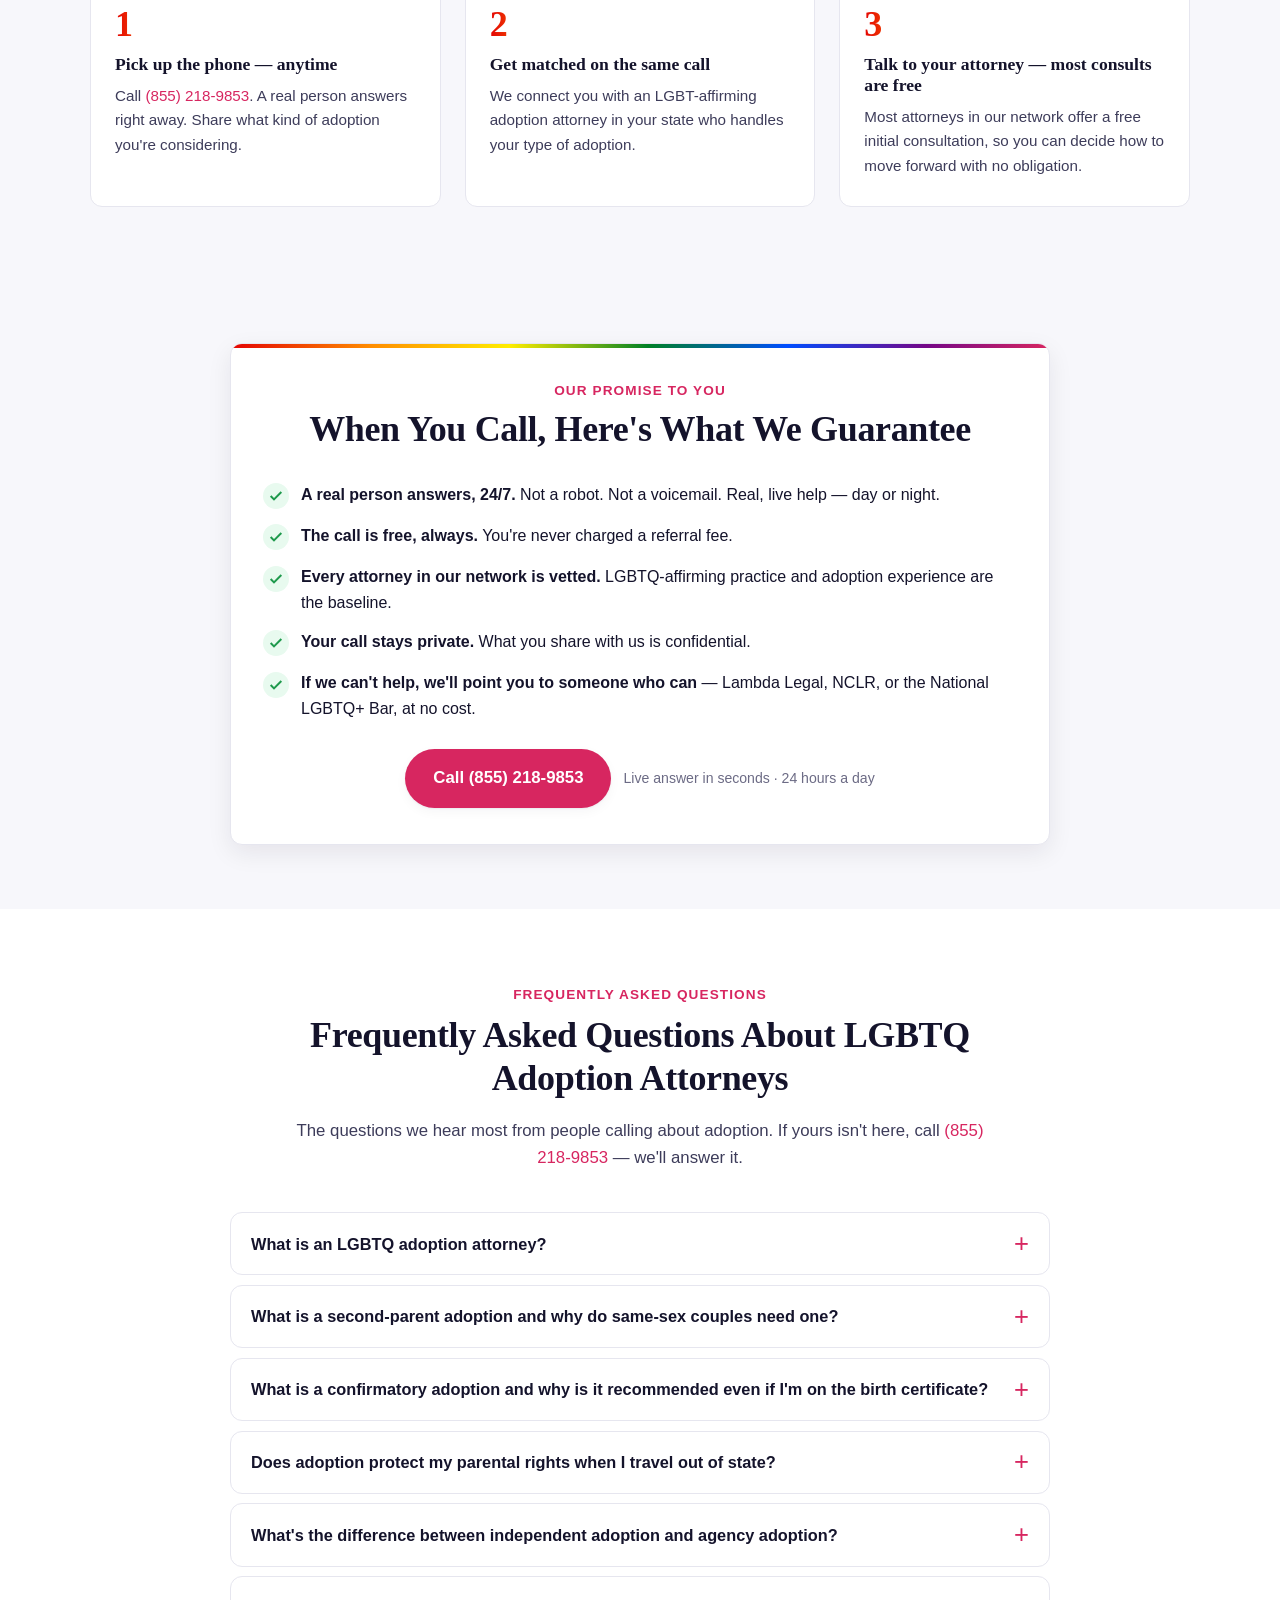
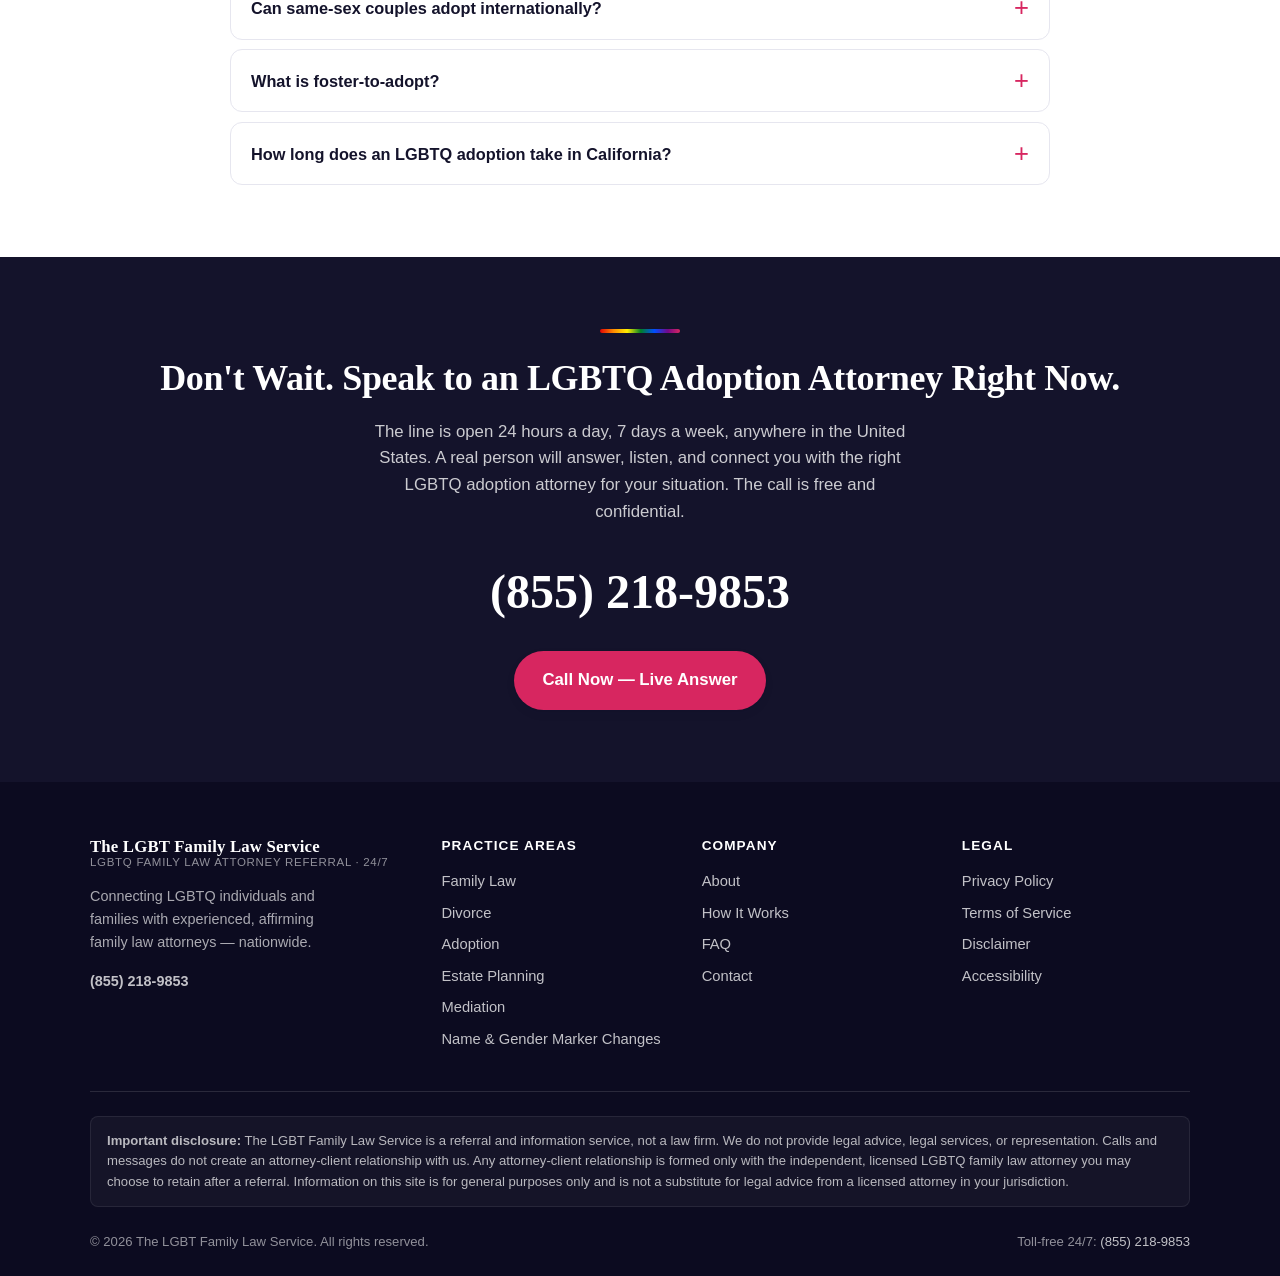
<file: adoption/index.html>
<!DOCTYPE html>
<html lang="en">
<head>
  <meta charset="UTF-8" />
  <meta name="viewport" content="width=device-width, initial-scale=1.0" />

  <title>LGBTQ Adoption Attorney — Free 24/7 Connection | The LGBT Family Law Service</title>
  <meta name="description" content="Need an LGBTQ adoption attorney? A real person answers our 24/7 line and connects you with experienced LGBT-affirming attorneys for second-parent adoption, confirmatory adoption, stepparent adoption, independent and agency adoption, and international adoption. Call (855) 218-9853." />
  <meta name="keywords" content="LGBTQ adoption attorney, same-sex adoption lawyer, gay adoption attorney, lesbian adoption lawyer, second-parent adoption, confirmatory adoption California, stepparent adoption same-sex, LGBTQ independent adoption, agency adoption, international LGBTQ adoption, foster-to-adopt, adult adoption" />
  <meta name="robots" content="index, follow, max-image-preview:large" />
  <link rel="canonical" href="https://www.lgbtfamilylawservice.com/adoption/" />
  <meta name="theme-color" content="#14132b" />

  <meta property="og:type" content="website" />
  <meta property="og:site_name" content="The LGBT Family Law Service" />
  <meta property="og:title" content="LGBTQ Adoption Attorney — Free 24/7 Connection" />
  <meta property="og:description" content="Speak with an LGBTQ adoption attorney right now. Call (855) 218-9853 — a real person answers 24/7." />
  <meta property="og:url" content="https://www.lgbtfamilylawservice.com/adoption/" />
  <meta property="og:image" content="https://www.lgbtfamilylawservice.com/assets/img/og-image.jpg" />

  <meta name="twitter:card" content="summary_large_image" />
  <meta name="twitter:title" content="LGBTQ Adoption Attorney — Free 24/7 Connection" />
  <meta name="twitter:description" content="A real person answers. We connect you with an LGBTQ adoption attorney — same call. (855) 218-9853." />

  <link rel="icon" type="image/svg+xml" href="/assets/img/favicon.svg" />
  <link rel="apple-touch-icon" href="/assets/img/favicon.svg" />
  <link rel="stylesheet" href="/assets/css/styles.css" />

  <script type="application/ld+json">
  {
    "@context": "https://schema.org",
    "@graph": [
      { "@type": "Organization", "@id": "https://www.lgbtfamilylawservice.com/#organization", "name": "The LGBT Family Law Service", "url": "https://www.lgbtfamilylawservice.com/", "logo": "https://www.lgbtfamilylawservice.com/assets/img/logo.svg", "telephone": "+1-855-218-9853", "areaServed": { "@type": "Country", "name": "United States" } },
      { "@type": "WebSite", "@id": "https://www.lgbtfamilylawservice.com/#website", "url": "https://www.lgbtfamilylawservice.com/", "name": "The LGBT Family Law Service", "publisher": { "@id": "https://www.lgbtfamilylawservice.com/#organization" }, "inLanguage": "en-US" },
      { "@type": "WebPage", "@id": "https://www.lgbtfamilylawservice.com/adoption/#webpage", "url": "https://www.lgbtfamilylawservice.com/adoption/", "name": "LGBTQ Adoption Attorney — Free 24/7 Connection", "isPartOf": { "@id": "https://www.lgbtfamilylawservice.com/#website" }, "inLanguage": "en-US" },
      { "@type": "BreadcrumbList", "itemListElement": [
        { "@type": "ListItem", "position": 1, "name": "Home", "item": "https://www.lgbtfamilylawservice.com/" },
        { "@type": "ListItem", "position": 2, "name": "LGBTQ Adoption Attorney", "item": "https://www.lgbtfamilylawservice.com/adoption/" }
      ] },
      { "@type": "Service", "@id": "https://www.lgbtfamilylawservice.com/adoption/#service", "name": "LGBTQ Adoption Attorney Referral", "serviceType": "LGBTQ adoption attorney referral", "provider": { "@id": "https://www.lgbtfamilylawservice.com/#organization" }, "areaServed": { "@type": "Country", "name": "United States" }, "audience": { "@type": "Audience", "audienceType": "LGBTQ adoptive parents and intended parents" }, "description": "Free 24/7 connection to experienced LGBTQ adoption attorneys for second-parent adoption, confirmatory adoption, stepparent adoption, independent and agency adoption, international adoption, foster-to-adopt, and adult adoption." },
      { "@type": "FAQPage", "mainEntity": [
        { "@type": "Question", "name": "What is an LGBTQ adoption attorney?", "acceptedAnswer": { "@type": "Answer", "text": "An LGBTQ adoption attorney is a lawyer who handles adoption matters and has specific experience representing gay, lesbian, bisexual, and transgender adoptive parents. They know the procedures that protect same-sex parents most strongly — second-parent and confirmatory adoption — and they know which adoption agencies and home-study providers actually serve LGBTQ families well." } },
        { "@type": "Question", "name": "What is a second-parent adoption and why do same-sex couples need one?", "acceptedAnswer": { "@type": "Answer", "text": "A second-parent adoption is a court order that establishes a non-biological parent as a legal parent. It's the strongest, most portable legal recognition of a parent-child relationship — recognized in every U.S. state and most foreign countries. Even when a same-sex spouse is the presumed second parent under California law, an adoption judgment closes the door on future challenges and protects the family across state lines." } },
        { "@type": "Question", "name": "What is a confirmatory adoption and why is it recommended even if I'm on the birth certificate?", "acceptedAnswer": { "@type": "Answer", "text": "A confirmatory adoption is the same procedure as a second-parent adoption, used by married same-sex parents who are already both on the birth certificate. A birth certificate, by itself, is not necessarily honored by every state — especially in states that have moved against LGBTQ rights. A court adoption judgment is recognized under the Full Faith and Credit Clause and is the gold standard. LGBTQ family law organizations strongly recommend it." } },
        { "@type": "Question", "name": "Does adoption protect my parental rights when I travel out of state?", "acceptedAnswer": { "@type": "Answer", "text": "Yes — much more reliably than a birth certificate alone. An adoption judgment is a court order, and under the Full Faith and Credit Clause, every U.S. state must recognize it. For LGBTQ parents traveling to or moving through states with hostile policies, a finalized adoption is one of the strongest protections available." } },
        { "@type": "Question", "name": "What's the difference between independent adoption and agency adoption?", "acceptedAnswer": { "@type": "Answer", "text": "In an independent adoption, the adoptive and birth parents find each other directly (sometimes through an attorney, facilitator, or matching service). In an agency adoption, a licensed adoption agency handles matching, counseling, and placement. Both can work well for LGBTQ families. Independent adoption gives you more direct control; agency adoption can offer more support. An LGBTQ adoption attorney can explain which path fits your situation." } },
        { "@type": "Question", "name": "Can same-sex couples adopt internationally?", "acceptedAnswer": { "@type": "Answer", "text": "Yes, but country options are limited. Many foreign countries restrict adoption by same-sex couples or single people, and the list changes over time. A few countries are openly LGBTQ-friendly. An attorney experienced in LGBTQ international adoption knows current restrictions, alternative paths (such as adoption by one parent followed by a second-parent adoption in the U.S.), and the practical realities of each option." } },
        { "@type": "Question", "name": "What is foster-to-adopt?", "acceptedAnswer": { "@type": "Answer", "text": "Foster-to-adopt is a pathway where you are licensed as a foster parent, take placement of a child whose parents' rights may be terminated, and proceed to adoption if and when termination happens. It can be a meaningful, lower-cost path to parenthood. LGBTQ families have legal protections under California law as foster and adoptive parents, and an LGBTQ adoption attorney can help navigate the process." } },
        { "@type": "Question", "name": "How long does an LGBTQ adoption take in California?", "acceptedAnswer": { "@type": "Answer", "text": "It varies widely by type. A confirmatory adoption for a child already in your home is often the fastest — sometimes finalized in a few months. Stepparent adoption is similar. Independent and agency adoptions take longer because of matching, home study, and placement waiting periods. International adoption can take a year or more. An LGBTQ adoption attorney can give you a realistic timeline for your specific path." } }
      ] }
    ]
  }
  </script>
</head>
<body>

<a class="skip-link" href="#main">Skip to main content</a>

<div class="utility-bar" role="region" aria-label="Contact information">
  <div class="container">
    <span class="badge-247">Available 24/7 · Confidential</span>
    <span class="util-meta">Call now: <a href="tel:+18552189853"><strong>(855) 218-9853</strong></a></span>
  </div>
</div>

<header class="site-header" role="banner">
  <div class="container">
    <a class="brand" href="/" aria-label="The LGBT Family Law Service — Home">
      <img src="/assets/img/logo.svg" alt="The LGBT Family Law Service — LGBTQ adoption attorney referral logo" width="220" height="60" />
    </a>
    <nav class="nav" id="primary-nav" aria-label="Primary">
      <a href="/family-law/">Family Law</a>
      <a href="/divorce/">Divorce</a>
      <a href="/adoption/">Adoption</a>
      <a href="/estate-planning/">Estate Planning</a>
      <a href="/about/">About</a>
      <a href="/contact/">Contact</a>
      <a class="btn btn-primary" href="tel:+18552189853">Call (855) 218-9853</a>
    </nav>
    <button class="nav-toggle" aria-controls="primary-nav" aria-expanded="false" aria-label="Open navigation menu" onclick="document.getElementById('primary-nav').classList.toggle('open'); this.setAttribute('aria-expanded', this.getAttribute('aria-expanded')==='false' ? 'true':'false');">
      <svg viewBox="0 0 24 24" fill="none" stroke="currentColor" stroke-width="2" aria-hidden="true"><line x1="3" y1="6" x2="21" y2="6"/><line x1="3" y1="12" x2="21" y2="12"/><line x1="3" y1="18" x2="21" y2="18"/></svg>
    </button>
  </div>
</header>

<main id="main">

<nav class="breadcrumb" aria-label="Breadcrumb">
  <div class="container">
    <ol>
      <li><a href="/">Home</a></li>
      <li aria-current="page">LGBTQ Adoption Attorney</li>
    </ol>
  </div>
</nav>

<section class="hero">
  <div class="container hero-inner">
    <div class="hero-copy">
      <span class="hero-eyebrow">LGBTQ Adoption Attorney · Live 24/7 Line</span>
      <h1>Speak With an LGBTQ Adoption Attorney Right Now — 24/7</h1>
      <p class="lead">A real person answers our LGBTQ adoption attorney help line — day, night, weekends, holidays. No robots. No voicemail. Whether you're protecting a child you already have with a confirmatory adoption, completing a second-parent adoption, adopting your spouse's child, building your family through independent or agency adoption, or considering an international path, we connect you with an experienced LGBT-affirming adoption attorney — same call. Free. Confidential. Right now.</p>
      <div class="hero-ctas">
        <a class="btn btn-primary btn-lg" href="tel:+18552189853" aria-label="Call us, 8 5 5, 2 1 8, 9 8 5 3">
          <svg width="18" height="18" viewBox="0 0 24 24" fill="none" stroke="currentColor" stroke-width="2" aria-hidden="true"><path d="M22 16.92v3a2 2 0 0 1-2.18 2 19.79 19.79 0 0 1-8.63-3.07 19.5 19.5 0 0 1-6-6 19.79 19.79 0 0 1-3.07-8.67A2 2 0 0 1 4.11 2h3a2 2 0 0 1 2 1.72c.13.96.37 1.9.72 2.81a2 2 0 0 1-.45 2.11L8.09 9.91a16 16 0 0 0 6 6l1.27-1.27a2 2 0 0 1 2.11-.45c.91.35 1.85.59 2.81.72A2 2 0 0 1 22 16.92z"/></svg>
          Call (855) 218-9853 Now
        </a>
      </div>
      <p style="font-size:0.88rem; color: var(--color-muted); margin-top: 1rem; margin-bottom: 0;">Free first call · No forms · No commitment · A real person, every time</p>
    </div>

    <div class="hero-visual" aria-hidden="true">
      <div class="placeholder-card">
        <div class="pride-bar"></div>
        <h3>Lock in your parental rights — today</h3>
        <p>Call our 24/7 LGBTQ adoption line. We listen first, then connect you with the right attorney for your situation — same call.</p>
      </div>
    </div>
  </div>
</section>

<section class="trust-strip" aria-label="Why work with The LGBT Family Law Service">
  <div class="container">
    <div class="row">
      <div class="trust-item"><div class="ti-icon"><svg viewBox="0 0 24 24" fill="none" stroke="currentColor" stroke-width="2"><circle cx="12" cy="12" r="10"/><polyline points="12 6 12 12 16 14"/></svg></div><div><h4>Available 24/7</h4><p>Day, night, weekends, holidays</p></div></div>
      <div class="trust-item"><div class="ti-icon"><svg viewBox="0 0 24 24" fill="none" stroke="currentColor" stroke-width="2"><path d="M20.84 4.61a5.5 5.5 0 0 0-7.78 0L12 5.67l-1.06-1.06a5.5 5.5 0 0 0-7.78 7.78l1.06 1.06L12 21.23l7.78-7.78 1.06-1.06a5.5 5.5 0 0 0 0-7.78z"/></svg></div><div><h4>LGBTQ-Affirming</h4><p>Every attorney in our network</p></div></div>
      <div class="trust-item"><div class="ti-icon"><svg viewBox="0 0 24 24" fill="none" stroke="currentColor" stroke-width="2"><rect x="3" y="11" width="18" height="11" rx="2"/><path d="M7 11V7a5 5 0 0 1 10 0v4"/></svg></div><div><h4>Confidential</h4><p>Your privacy is protected</p></div></div>
      <div class="trust-item"><div class="ti-icon"><svg viewBox="0 0 24 24" fill="none" stroke="currentColor" stroke-width="2"><path d="M12 2L2 7l10 5 10-5-10-5z"/><path d="M2 17l10 5 10-5"/><path d="M2 12l10 5 10-5"/></svg></div><div><h4>Nationwide</h4><p>Help in all 50 states</p></div></div>
    </div>
  </div>
</section>

<section class="without" aria-label="What you skip when you call us">
  <div class="container">
    <div class="without-inner">
      <span class="hero-eyebrow">No hoops. No homework. No waiting.</span>
      <h2>Adopt With an LGBTQ-Affirming Attorney — Without the Usual Obstacles</h2>
      <p class="lead-line">One free phone call replaces the part of the adoption process most LGBTQ parents dread.</p>
      <div class="without-list">
        <div class="without-item"><span class="x" aria-hidden="true"><svg viewBox="0 0 24 24" fill="none" stroke="currentColor" stroke-width="3"><line x1="6" y1="6" x2="18" y2="18"/><line x1="18" y1="6" x2="6" y2="18"/></svg></span>Without Googling "LGBT-friendly adoption attorney near me" for hours</div>
        <div class="without-item"><span class="x" aria-hidden="true"><svg viewBox="0 0 24 24" fill="none" stroke="currentColor" stroke-width="3"><line x1="6" y1="6" x2="18" y2="18"/><line x1="18" y1="6" x2="6" y2="18"/></svg></span>Without explaining what a "confirmatory adoption" is to a confused attorney</div>
        <div class="without-item"><span class="x" aria-hidden="true"><svg viewBox="0 0 24 24" fill="none" stroke="currentColor" stroke-width="3"><line x1="6" y1="6" x2="18" y2="18"/><line x1="18" y1="6" x2="6" y2="18"/></svg></span>Without screening home-study providers to make sure they actually serve LGBTQ families</div>
        <div class="without-item"><span class="x" aria-hidden="true"><svg viewBox="0 0 24 24" fill="none" stroke="currentColor" stroke-width="3"><line x1="6" y1="6" x2="18" y2="18"/><line x1="18" y1="6" x2="6" y2="18"/></svg></span>Without wondering if you'll be treated like a curiosity, not a parent</div>
        <div class="without-item"><span class="x" aria-hidden="true"><svg viewBox="0 0 24 24" fill="none" stroke="currentColor" stroke-width="3"><line x1="6" y1="6" x2="18" y2="18"/><line x1="18" y1="6" x2="6" y2="18"/></svg></span>Without filling out a form and waiting days for someone to call back</div>
        <div class="without-item"><span class="x" aria-hidden="true"><svg viewBox="0 0 24 24" fill="none" stroke="currentColor" stroke-width="3"><line x1="6" y1="6" x2="18" y2="18"/><line x1="18" y1="6" x2="6" y2="18"/></svg></span>Without ever being charged a referral fee for our help</div>
      </div>
      <div class="cta-mini">
        <a class="btn btn-primary btn-lg" href="tel:+18552189853">Call (855) 218-9853 Now</a>
        <p class="micro">Live answer · 24/7 · Always free</p>
      </div>
    </div>
  </div>
</section>

<section class="section">
  <div class="container prose">
    <h2>When You Need an LGBTQ Adoption Attorney</h2>
    <p>Adoption is the legal act that turns "the child we love" into "our child" — in writing, in court, and recognized everywhere. For LGBTQ families, the right adoption isn't just a paperwork formality; it's the strongest, most portable protection of the parent-child bond that the law offers. An experienced <strong>LGBTQ adoption attorney</strong> picks the right type of adoption for your situation and gets it finalized.</p>
    <p>Most people who call us about adoption are in one of these situations:</p>
    <div class="situations" role="list">
      <div class="situation" role="listitem">You are a married same-sex couple with a child and want a confirmatory adoption.</div>
      <div class="situation" role="listitem">You are the non-biological parent and want a second-parent adoption.</div>
      <div class="situation" role="listitem">You are adopting your same-sex spouse's child from a prior relationship.</div>
      <div class="situation" role="listitem">You are pursuing an independent adoption — direct with a birth parent or expectant parent.</div>
      <div class="situation" role="listitem">You are working with an adoption agency and need legal representation to finalize.</div>
      <div class="situation" role="listitem">You are considering international adoption from an LGBTQ-friendly country.</div>
      <div class="situation" role="listitem">You are foster-to-adopting a child in your care.</div>
      <div class="situation" role="listitem">You are adopting an adult — a chosen-family child or a step-relationship being formalized.</div>
    </div>
    <p>Call <a href="tel:+18552189853">(855) 218-9853</a> and a real person will listen first, then connect you with an LGBTQ adoption attorney who handles your kind of case.</p>
  </div>
</section>

<section class="section section-alt">
  <div class="container prose">
    <h2>Why an LGBTQ-Affirming Adoption Attorney Matters</h2>
    <p><strong>A birth certificate is not enough.</strong> Even when both same-sex spouses are on a California birth certificate, that document is not necessarily honored in every state. A court adoption judgment is. Confirmatory adoption — the same procedure as second-parent adoption, used by married couples already on the birth certificate — is recommended by every major LGBTQ legal organization for exactly this reason.</p>
    <p><strong>Home studies and agency choices matter.</strong> Not every adoption agency or home-study provider serves LGBTQ families equally. An attorney who handles LGBTQ adoptions regularly knows which providers do the work well, which ones are merely tolerant, and which ones to avoid. That recommendation alone can save months and significant emotional cost.</p>
    <p><strong>International adoption is a moving target.</strong> Country eligibility for LGBTQ adoptive parents shifts constantly. A handful of countries openly welcome same-sex couples; many restrict to single applicants or married opposite-sex couples; some U.S.-eligible Hague countries have changed posture in recent years. An attorney with current international experience can map your real options.</p>
    <p><strong>Cultural competence is the baseline.</strong> Pronoun-correct paperwork. No assumptions about "mother and father." Honest answers about what hostile-state migration looks like. None of this should require translation work from you.</p>
    <p>External vetting: the <a href="https://lgbtqbar.org/about/gethelp/" rel="noopener">National LGBTQ+ Bar Association</a> and <a href="https://www.lambdalegal.org/help" rel="noopener">Lambda Legal's Help Desk</a>. We do the vetting for you.</p>
  </div>
</section>

<section class="section">
  <div class="container prose">
    <h2>LGBTQ Adoption Services We Connect You With</h2>
    <p>Every LGBTQ adoption attorney in our network handles the full range of adoption types relevant to LGBTQ families. Examples below.</p>
    <div class="service-items">
      <div class="service-item"><h3>Confirmatory adoption</h3><p>For married same-sex parents already on the birth certificate — gold-standard recognition that travels across state lines.</p></div>
      <div class="service-item"><h3>Second-parent adoption</h3><p>For non-biological parents in same-sex relationships — adoption that establishes full legal parent status.</p></div>
      <div class="service-item"><h3>Stepparent adoption for same-sex couples</h3><p>Adopting your spouse's child from a prior relationship — typically streamlined and efficient.</p></div>
      <div class="service-item"><h3>LGBTQ independent adoption</h3><p>Direct adoption — birth parent and adoptive parent find each other without an agency. Attorney guides every legal step.</p></div>
      <div class="service-item"><h3>Agency adoption representation</h3><p>Legal counsel for adoptive parents working with a licensed adoption agency.</p></div>
      <div class="service-item"><h3>International adoption</h3><p>Counsel on LGBTQ-friendly country options, eligibility, Hague vs. non-Hague processes, and U.S. finalization.</p></div>
      <div class="service-item"><h3>Foster-to-adopt</h3><p>Legal representation for LGBTQ foster parents pursuing adoption of children in their care.</p></div>
      <div class="service-item"><h3>Adult adoption</h3><p>Formalizing meaningful family bonds — adult adoption can recognize chosen-family or stepparent relationships.</p></div>
      <div class="service-item"><h3>Relative adoption</h3><p>Streamlined adoption process when you are adopting a relative's child.</p></div>
      <div class="service-item"><h3>Embryo adoption agreement</h3><p>Legal agreement when building a family through donated embryos.</p></div>
      <div class="service-item"><h3>Re-adoption and recognition</h3><p>Re-adoption in the U.S. after an international adoption, and recognition of out-of-state adoption orders.</p></div>
      <div class="service-item"><h3>Home study attorney support</h3><p>Guidance on home-study providers, paperwork, and what to expect during the process.</p></div>
    </div>
  </div>
</section>

<section class="section section-alt">
  <div class="container">
    <div class="section-head">
      <span class="eyebrow">How it works</span>
      <h2>How We Connect You With an LGBTQ Adoption Attorney</h2>
      <p>Calling our 24/7 LGBTQ adoption line is free and confidential. Here's what happens on one phone call.</p>
    </div>
    <div class="steps">
      <div class="step"><div class="step-num">1</div><h3>Pick up the phone — anytime</h3><p>Call <a href="tel:+18552189853">(855) 218-9853</a>. A real person answers right away. Share what kind of adoption you're considering.</p></div>
      <div class="step"><div class="step-num">2</div><h3>Get matched on the same call</h3><p>We connect you with an LGBT-affirming adoption attorney in your state who handles your type of adoption.</p></div>
      <div class="step"><div class="step-num">3</div><h3>Talk to your attorney — most consults are free</h3><p>Most attorneys in our network offer a free initial consultation, so you can decide how to move forward with no obligation.</p></div>
    </div>
  </div>
</section>

<section class="promise" aria-label="Our promise to you">
  <div class="container">
    <div class="promise-box">
      <span class="promise-eyebrow">Our promise to you</span>
      <h2>When You Call, Here's What We Guarantee</h2>
      <ul class="promise-list">
        <li><span class="ck" aria-hidden="true"><svg viewBox="0 0 24 24" fill="none" stroke="currentColor" stroke-width="3"><polyline points="20 6 9 17 4 12"/></svg></span><span><strong>A real person answers, 24/7.</strong> Not a robot. Not a voicemail. Real, live help — day or night.</span></li>
        <li><span class="ck" aria-hidden="true"><svg viewBox="0 0 24 24" fill="none" stroke="currentColor" stroke-width="3"><polyline points="20 6 9 17 4 12"/></svg></span><span><strong>The call is free, always.</strong> You're never charged a referral fee.</span></li>
        <li><span class="ck" aria-hidden="true"><svg viewBox="0 0 24 24" fill="none" stroke="currentColor" stroke-width="3"><polyline points="20 6 9 17 4 12"/></svg></span><span><strong>Every attorney in our network is vetted.</strong> LGBTQ-affirming practice and adoption experience are the baseline.</span></li>
        <li><span class="ck" aria-hidden="true"><svg viewBox="0 0 24 24" fill="none" stroke="currentColor" stroke-width="3"><polyline points="20 6 9 17 4 12"/></svg></span><span><strong>Your call stays private.</strong> What you share with us is confidential.</span></li>
        <li><span class="ck" aria-hidden="true"><svg viewBox="0 0 24 24" fill="none" stroke="currentColor" stroke-width="3"><polyline points="20 6 9 17 4 12"/></svg></span><span><strong>If we can't help, we'll point you to someone who can</strong> — Lambda Legal, NCLR, or the National LGBTQ+ Bar, at no cost.</span></li>
      </ul>
      <div class="cta-mini">
        <a class="btn btn-primary btn-lg" href="tel:+18552189853">Call (855) 218-9853</a>
        <p class="micro">Live answer in seconds · 24 hours a day</p>
      </div>
    </div>
  </div>
</section>

<section class="section">
  <div class="container">
    <div class="section-head">
      <span class="eyebrow">Frequently asked questions</span>
      <h2>Frequently Asked Questions About LGBTQ Adoption Attorneys</h2>
      <p>The questions we hear most from people calling about adoption. If yours isn't here, call <a href="tel:+18552189853">(855) 218-9853</a> — we'll answer it.</p>
    </div>
    <div class="faq-list">
      <details class="faq"><summary>What is an LGBTQ adoption attorney?</summary><div class="faq-body"><p>An LGBTQ adoption attorney is a lawyer who handles adoption matters and has specific experience representing gay, lesbian, bisexual, and transgender adoptive parents. They know the procedures that protect same-sex parents most strongly — second-parent and confirmatory adoption — and they know which adoption agencies and home-study providers actually serve LGBTQ families well.</p></div></details>
      <details class="faq"><summary>What is a second-parent adoption and why do same-sex couples need one?</summary><div class="faq-body"><p>A second-parent adoption is a court order that establishes a non-biological parent as a legal parent. It's the strongest, most portable legal recognition of a parent-child relationship — recognized in every U.S. state and most foreign countries. Even when a same-sex spouse is the presumed second parent under California law, an adoption judgment closes the door on future challenges and protects the family across state lines.</p></div></details>
      <details class="faq"><summary>What is a confirmatory adoption and why is it recommended even if I'm on the birth certificate?</summary><div class="faq-body"><p>A confirmatory adoption is the same procedure as a second-parent adoption, used by married same-sex parents who are already both on the birth certificate. A birth certificate, by itself, is not necessarily honored by every state — especially in states that have moved against LGBTQ rights. A court adoption judgment is recognized under the Full Faith and Credit Clause and is the gold standard. LGBTQ family law organizations strongly recommend it.</p></div></details>
      <details class="faq"><summary>Does adoption protect my parental rights when I travel out of state?</summary><div class="faq-body"><p>Yes — much more reliably than a birth certificate alone. An adoption judgment is a court order, and under the Full Faith and Credit Clause, every U.S. state must recognize it. For LGBTQ parents traveling to or moving through states with hostile policies, a finalized adoption is one of the strongest protections available.</p></div></details>
      <details class="faq"><summary>What's the difference between independent adoption and agency adoption?</summary><div class="faq-body"><p>In an independent adoption, the adoptive and birth parents find each other directly (sometimes through an attorney, facilitator, or matching service). In an agency adoption, a licensed adoption agency handles matching, counseling, and placement. Both can work well for LGBTQ families. Independent adoption gives you more direct control; agency adoption can offer more support. An LGBTQ adoption attorney can explain which path fits your situation.</p></div></details>
      <details class="faq"><summary>Can same-sex couples adopt internationally?</summary><div class="faq-body"><p>Yes, but country options are limited. Many foreign countries restrict adoption by same-sex couples or single people, and the list changes over time. A few countries are openly LGBTQ-friendly. An attorney experienced in LGBTQ international adoption knows current restrictions, alternative paths (such as adoption by one parent followed by a second-parent adoption in the U.S.), and the practical realities of each option.</p></div></details>
      <details class="faq"><summary>What is foster-to-adopt?</summary><div class="faq-body"><p>Foster-to-adopt is a pathway where you are licensed as a foster parent, take placement of a child whose parents' rights may be terminated, and proceed to adoption if and when termination happens. It can be a meaningful, lower-cost path to parenthood. LGBTQ families have legal protections under California law as foster and adoptive parents, and an LGBTQ adoption attorney can help navigate the process.</p></div></details>
      <details class="faq"><summary>How long does an LGBTQ adoption take in California?</summary><div class="faq-body"><p>It varies widely by type. A confirmatory adoption for a child already in your home is often the fastest — sometimes finalized in a few months. Stepparent adoption is similar. Independent and agency adoptions take longer because of matching, home study, and placement waiting periods. International adoption can take a year or more. An LGBTQ adoption attorney can give you a realistic timeline for your specific path.</p></div></details>
    </div>
  </div>
</section>

<section class="final-cta">
  <div class="container">
    <h2>Don't Wait. Speak to an LGBTQ Adoption Attorney Right Now.</h2>
    <p>The line is open 24 hours a day, 7 days a week, anywhere in the United States. A real person will answer, listen, and connect you with the right LGBTQ adoption attorney for your situation. The call is free and confidential.</p>
    <div class="phone-big"><a href="tel:+18552189853" aria-label="Call us, 8 5 5, 2 1 8, 9 8 5 3">(855) 218-9853</a></div>
    <div class="ctas">
      <a class="btn btn-primary btn-lg" href="tel:+18552189853">Call Now — Live Answer</a>
    </div>
  </div>
</section>

</main>

<footer class="site-footer" role="contentinfo">
  <div class="container">
    <div class="footer-grid">
      <div class="footer-brand">
        <div class="brand-name">The LGBT Family Law Service<span>LGBTQ Family Law Attorney Referral · 24/7</span></div>
        <p>Connecting LGBTQ individuals and families with experienced, affirming family law attorneys — nationwide.</p>
        <p><strong><a href="tel:+18552189853">(855) 218-9853</a></strong></p>
      </div>
      <div>
        <h4>Practice Areas</h4>
        <ul>
          <li><a href="/family-law/">Family Law</a></li>
          <li><a href="/divorce/">Divorce</a></li>
          <li><a href="/adoption/">Adoption</a></li>
          <li><a href="/estate-planning/">Estate Planning</a></li>
          <li><a href="/mediation/">Mediation</a></li>
          <li><a href="/identity-documents/">Name &amp; Gender Marker Changes</a></li>
        </ul>
      </div>
      <div>
        <h4>Company</h4>
        <ul>
          <li><a href="/about/">About</a></li>
          <li><a href="/how-it-works/">How It Works</a></li>
          <li><a href="/faq/">FAQ</a></li>
          <li><a href="/contact/">Contact</a></li>
        </ul>
      </div>
      <div>
        <h4>Legal</h4>
        <ul>
          <li><a href="/privacy-policy/">Privacy Policy</a></li>
          <li><a href="/terms-of-service/">Terms of Service</a></li>
          <li><a href="/disclaimer/">Disclaimer</a></li>
          <li><a href="/accessibility/">Accessibility</a></li>
        </ul>
      </div>
    </div>

    <div class="affiliate-disclosure">
      <strong>Important disclosure:</strong> The LGBT Family Law Service is a referral and information service, not a law firm. We do not provide legal advice, legal services, or representation. Calls and messages do not create an attorney-client relationship with us. Any attorney-client relationship is formed only with the independent, licensed LGBTQ family law attorney you may choose to retain after a referral. Information on this site is for general purposes only and is not a substitute for legal advice from a licensed attorney in your jurisdiction.
    </div>

    <div class="footer-bottom">
      <span>&copy; <span id="yr"></span> The LGBT Family Law Service. All rights reserved.</span>
      <span>Toll-free 24/7: <a href="tel:+18552189853">(855) 218-9853</a></span>
    </div>
  </div>
</footer>

<script>document.getElementById('yr').textContent = new Date().getFullYear();</script>
</body>
</html>
</file>
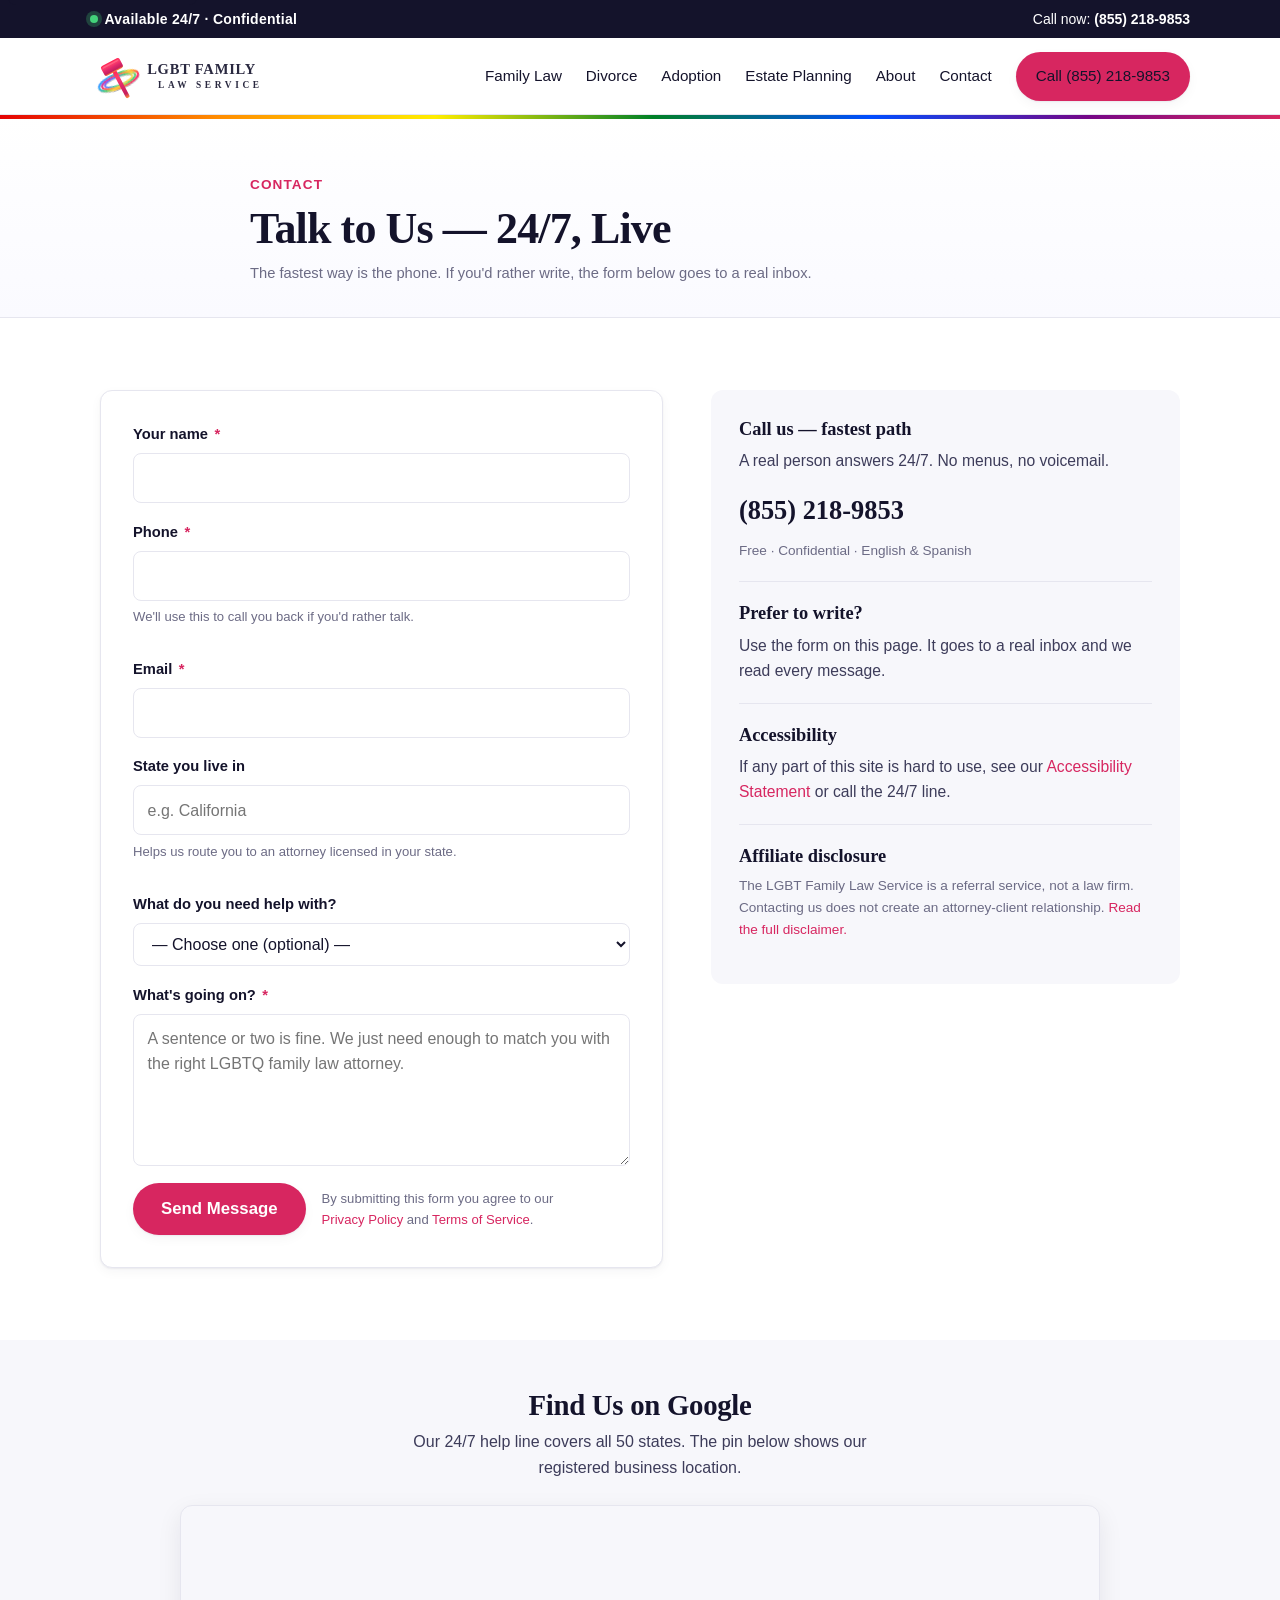
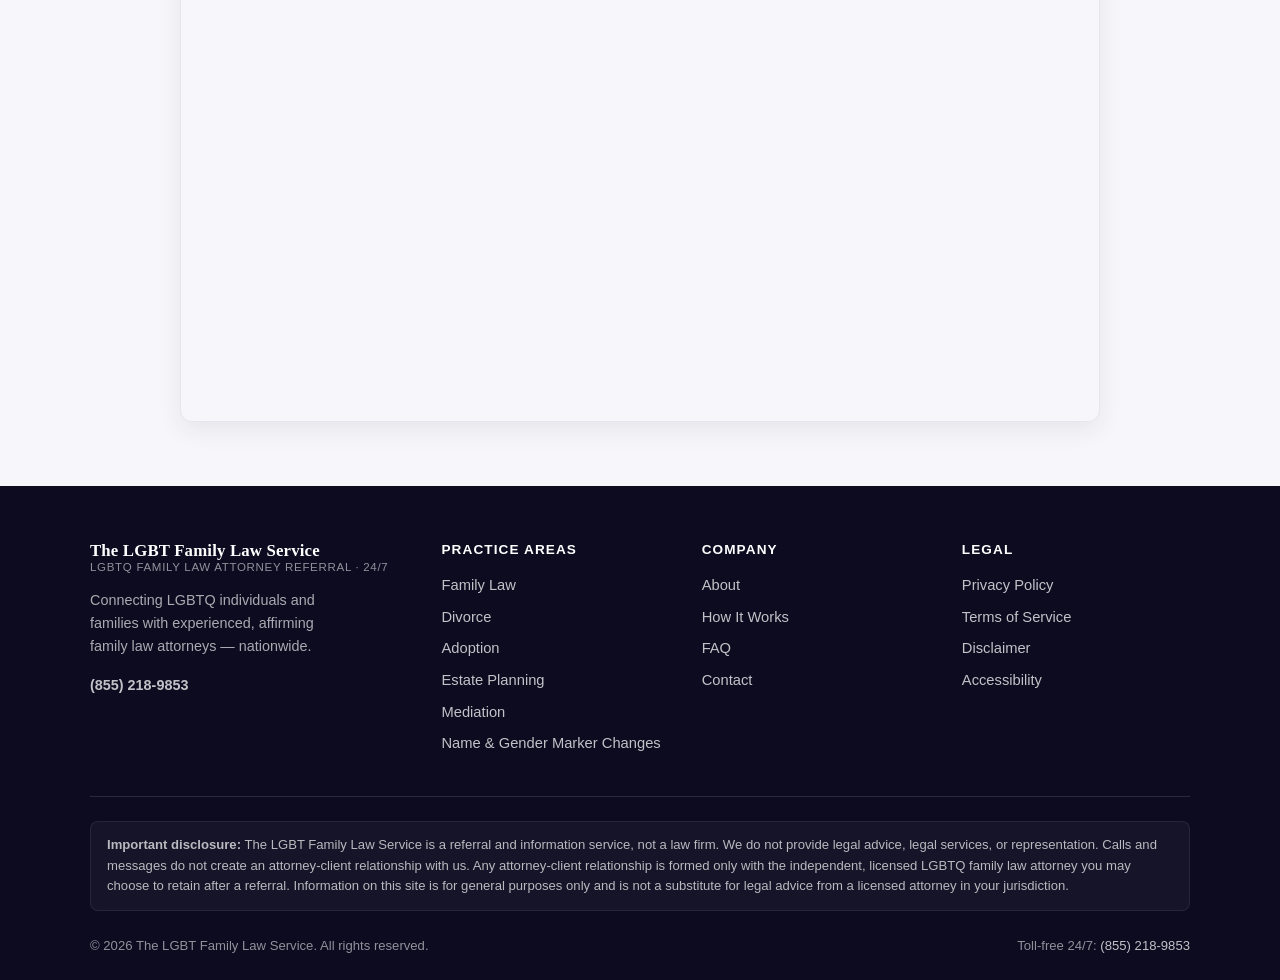
<file: contact/index.html>
<!DOCTYPE html>
<html lang="en">
<head>
  <meta charset="UTF-8" />
  <meta name="viewport" content="width=device-width, initial-scale=1.0" />
  <title>Contact Us — 24/7 LGBTQ Family Law Help Line | The LGBT Family Law Service</title>
  <meta name="description" content="Contact The LGBT Family Law Service 24/7. Call (855) 218-9853 for a live LGBTQ family law attorney connection, or send us a message and we'll get back to you. Free and confidential." />
  <meta name="robots" content="index, follow" />
  <link rel="canonical" href="https://www.lgbtfamilylawservice.com/contact/" />
  <meta name="theme-color" content="#14132b" />
  <link rel="icon" type="image/svg+xml" href="/assets/img/favicon.svg" />
  <link rel="apple-touch-icon" href="/assets/img/favicon.svg" />
  <link rel="stylesheet" href="/assets/css/styles.css" />

  <script type="application/ld+json">
  {
    "@context": "https://schema.org",
    "@type": "ContactPage",
    "name": "Contact The LGBT Family Law Service",
    "url": "https://www.lgbtfamilylawservice.com/contact/",
    "isPartOf": { "@type": "WebSite", "url": "https://www.lgbtfamilylawservice.com/", "name": "The LGBT Family Law Service" },
    "about": { "@type": "Organization", "name": "The LGBT Family Law Service", "telephone": "+1-855-218-9853" },
    "inLanguage": "en-US"
  }
  </script>
</head>
<body>

<a class="skip-link" href="#main">Skip to main content</a>

<div class="utility-bar" role="region" aria-label="Contact information">
  <div class="container">
    <span class="badge-247">Available 24/7 · Confidential</span>
    <span class="util-meta">Call now: <a href="tel:+18552189853"><strong>(855) 218-9853</strong></a></span>
  </div>
</div>

<header class="site-header" role="banner">
  <div class="container">
    <a class="brand" href="/" aria-label="The LGBT Family Law Service — Home">
      <img src="/assets/img/logo.svg" alt="The LGBT Family Law Service — LGBTQ family law attorney referral logo" width="220" height="60" />
    </a>
    <nav class="nav" id="primary-nav" aria-label="Primary">
      <a href="/family-law/">Family Law</a>
      <a href="/divorce/">Divorce</a>
      <a href="/adoption/">Adoption</a>
      <a href="/estate-planning/">Estate Planning</a>
      <a href="/about/">About</a>
      <a href="/contact/">Contact</a>
      <a class="btn btn-primary" href="tel:+18552189853">Call (855) 218-9853</a>
    </nav>
    <button class="nav-toggle" aria-controls="primary-nav" aria-expanded="false" aria-label="Open navigation menu" onclick="document.getElementById('primary-nav').classList.toggle('open'); this.setAttribute('aria-expanded', this.getAttribute('aria-expanded')==='false' ? 'true':'false');">
      <svg viewBox="0 0 24 24" fill="none" stroke="currentColor" stroke-width="2" aria-hidden="true"><line x1="3" y1="6" x2="21" y2="6"/><line x1="3" y1="12" x2="21" y2="12"/><line x1="3" y1="18" x2="21" y2="18"/></svg>
    </button>
  </div>
</header>

<main id="main">

<section class="legal-hero">
  <div class="container">
    <span class="eyebrow">Contact</span>
    <h1>Talk to Us — 24/7, Live</h1>
    <p class="updated">The fastest way is the phone. If you'd rather write, the form below goes to a real inbox.</p>
  </div>
</section>

<section class="section">
  <div class="container">
    <div class="contact-grid">

      <!-- ===== Form ===== -->
      <form name="contact" method="POST" action="/contact/thank-you/" data-netlify="true" netlify-honeypot="bot-field" class="contact-form" aria-label="Contact form">
        <!-- Netlify form-name required for processing -->
        <input type="hidden" name="form-name" value="contact" />
        <!-- Honeypot anti-spam field — humans should leave empty -->
        <p class="honeypot" aria-hidden="true">
          <label>Don't fill this out if you're human: <input name="bot-field" tabindex="-1" autocomplete="off" /></label>
        </p>

        <div class="field">
          <label for="name">Your name <span class="req" aria-hidden="true">*</span></label>
          <input id="name" name="name" type="text" required autocomplete="name" />
        </div>

        <div class="field">
          <label for="phone">Phone <span class="req" aria-hidden="true">*</span></label>
          <input id="phone" name="phone" type="tel" required autocomplete="tel" inputmode="tel" />
          <p class="help">We'll use this to call you back if you'd rather talk.</p>
        </div>

        <div class="field">
          <label for="email">Email <span class="req" aria-hidden="true">*</span></label>
          <input id="email" name="email" type="email" required autocomplete="email" />
        </div>

        <div class="field">
          <label for="state">State you live in</label>
          <input id="state" name="state" type="text" autocomplete="address-level1" placeholder="e.g. California" />
          <p class="help">Helps us route you to an attorney licensed in your state.</p>
        </div>

        <div class="field">
          <label for="topic">What do you need help with?</label>
          <select id="topic" name="topic">
            <option value="">— Choose one (optional) —</option>
            <option>Same-sex divorce or dissolution</option>
            <option>Child custody or parentage</option>
            <option>Second-parent or confirmatory adoption</option>
            <option>Surrogacy or ART agreement</option>
            <option>Prenup or postnup</option>
            <option>Estate planning</option>
            <option>Name or gender marker change</option>
            <option>Emergency (custody crisis, restraining order)</option>
            <option>Something else</option>
          </select>
        </div>

        <div class="field">
          <label for="message">What's going on? <span class="req" aria-hidden="true">*</span></label>
          <textarea id="message" name="message" required rows="5" placeholder="A sentence or two is fine. We just need enough to match you with the right LGBTQ family law attorney."></textarea>
        </div>

        <div class="form-actions">
          <button type="submit" class="btn btn-primary btn-lg">Send Message</button>
          <p class="privacy-note">By submitting this form you agree to our <a href="/privacy-policy/">Privacy Policy</a> and <a href="/terms-of-service/">Terms of Service</a>.</p>
        </div>
      </form>

      <!-- ===== Sidebar ===== -->
      <aside class="contact-sidebar" aria-label="Other ways to reach us">
        <h3>Call us — fastest path</h3>
        <p>A real person answers 24/7. No menus, no voicemail.</p>
        <span class="big-phone"><a href="tel:+18552189853">(855) 218-9853</a></span>
        <p class="micro">Free · Confidential · English &amp; Spanish</p>

        <hr />

        <h3>Prefer to write?</h3>
        <p>Use the form on this page. It goes to a real inbox and we read every message.</p>

        <hr />

        <h3>Accessibility</h3>
        <p>If any part of this site is hard to use, see our <a href="/accessibility/">Accessibility Statement</a> or call the 24/7 line.</p>

        <hr />

        <h3>Affiliate disclosure</h3>
        <p class="micro">The LGBT Family Law Service is a referral service, not a law firm. Contacting us does not create an attorney-client relationship. <a href="/disclaimer/">Read the full disclaimer.</a></p>
      </aside>

    </div>
  </div>
</section>

<!-- ============ Map embed ============ -->
<section class="map-section" aria-label="Find us on the map">
  <div class="container">
    <h2>Find Us on Google</h2>
    <p class="lead-line">Our 24/7 help line covers all 50 states. The pin below shows our registered business location.</p>
    <div class="map-embed">
      <iframe
        src="https://www.google.com/maps/embed?pb=!1m18!1m12!1m3!1d1612398.4399104535!2d-122.42033749999999!3d37.87863795!2m3!1f0!2f0!3f0!3m2!1i1024!2i768!4f13.1!3m3!1m2!1s0x808581a2c40fa015%3A0x65bfb1265ac9c380!2sLGBT%20Family%20Law%20Service!5e0!3m2!1sen!2sus!4v1778694056290!5m2!1sen!2sus"
        title="The LGBT Family Law Service on Google Maps"
        loading="lazy"
        allowfullscreen=""
        referrerpolicy="no-referrer-when-downgrade"></iframe>
    </div>
  </div>
</section>

</main>

<footer class="site-footer" role="contentinfo">
  <div class="container">
    <div class="footer-grid">
      <div class="footer-brand">
        <div class="brand-name">The LGBT Family Law Service<span>LGBTQ Family Law Attorney Referral · 24/7</span></div>
        <p>Connecting LGBTQ individuals and families with experienced, affirming family law attorneys — nationwide.</p>
        <p><strong><a href="tel:+18552189853">(855) 218-9853</a></strong></p>
      </div>
      <div>
        <h4>Practice Areas</h4>
        <ul>
          <li><a href="/family-law/">Family Law</a></li>
          <li><a href="/divorce/">Divorce</a></li>
          <li><a href="/adoption/">Adoption</a></li>
          <li><a href="/estate-planning/">Estate Planning</a></li>
          <li><a href="/mediation/">Mediation</a></li>
          <li><a href="/identity-documents/">Name &amp; Gender Marker Changes</a></li>
        </ul>
      </div>
      <div>
        <h4>Company</h4>
        <ul>
          <li><a href="/about/">About</a></li>
          <li><a href="/how-it-works/">How It Works</a></li>
          <li><a href="/faq/">FAQ</a></li>
          <li><a href="/contact/">Contact</a></li>
        </ul>
      </div>
      <div>
        <h4>Legal</h4>
        <ul>
          <li><a href="/privacy-policy/">Privacy Policy</a></li>
          <li><a href="/terms-of-service/">Terms of Service</a></li>
          <li><a href="/disclaimer/">Disclaimer</a></li>
          <li><a href="/accessibility/">Accessibility</a></li>
        </ul>
      </div>
    </div>

    <div class="affiliate-disclosure">
      <strong>Important disclosure:</strong> The LGBT Family Law Service is a referral and information service, not a law firm. We do not provide legal advice, legal services, or representation. Calls and messages do not create an attorney-client relationship with us. Any attorney-client relationship is formed only with the independent, licensed LGBTQ family law attorney you may choose to retain after a referral. Information on this site is for general purposes only and is not a substitute for legal advice from a licensed attorney in your jurisdiction.
    </div>

    <div class="footer-bottom">
      <span>&copy; <span id="yr"></span> The LGBT Family Law Service. All rights reserved.</span>
      <span>Toll-free 24/7: <a href="tel:+18552189853">(855) 218-9853</a></span>
    </div>
  </div>
</footer>

<script>document.getElementById('yr').textContent = new Date().getFullYear();</script>
</body>
</html>
</file>
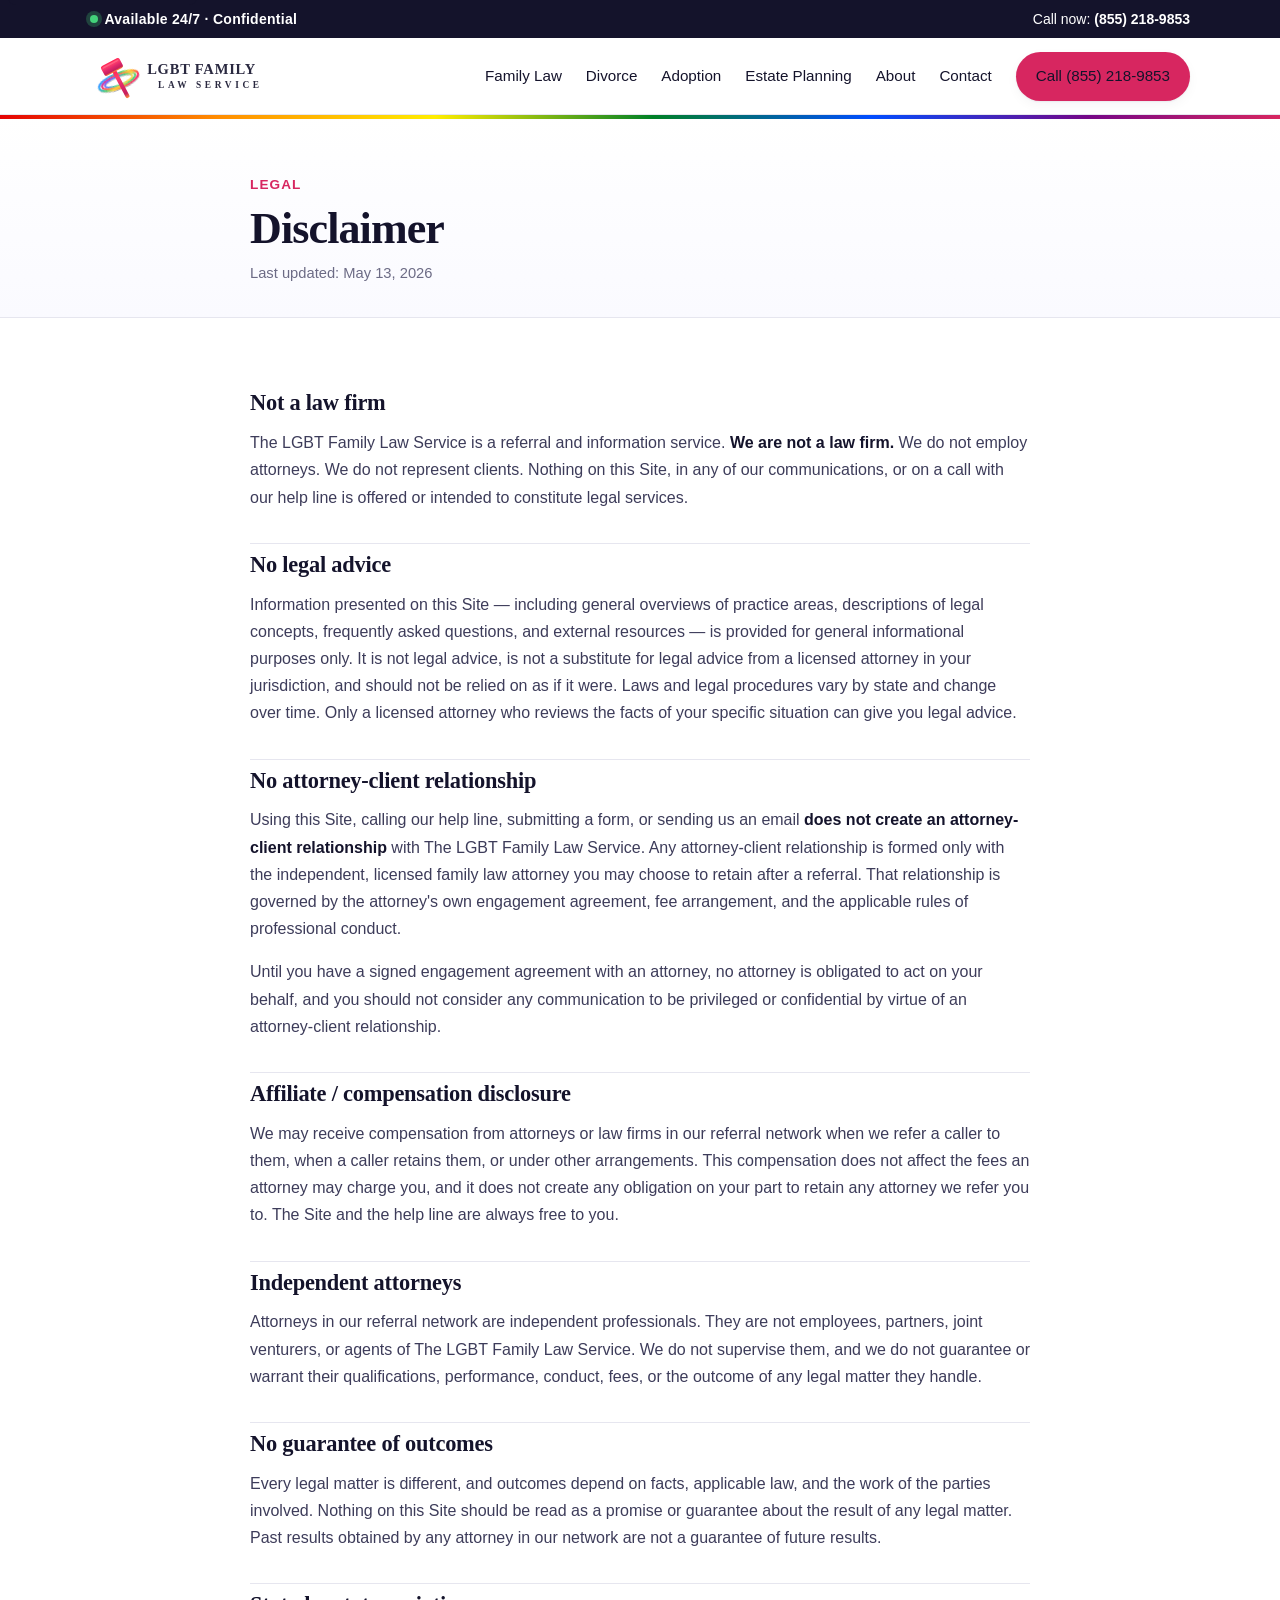
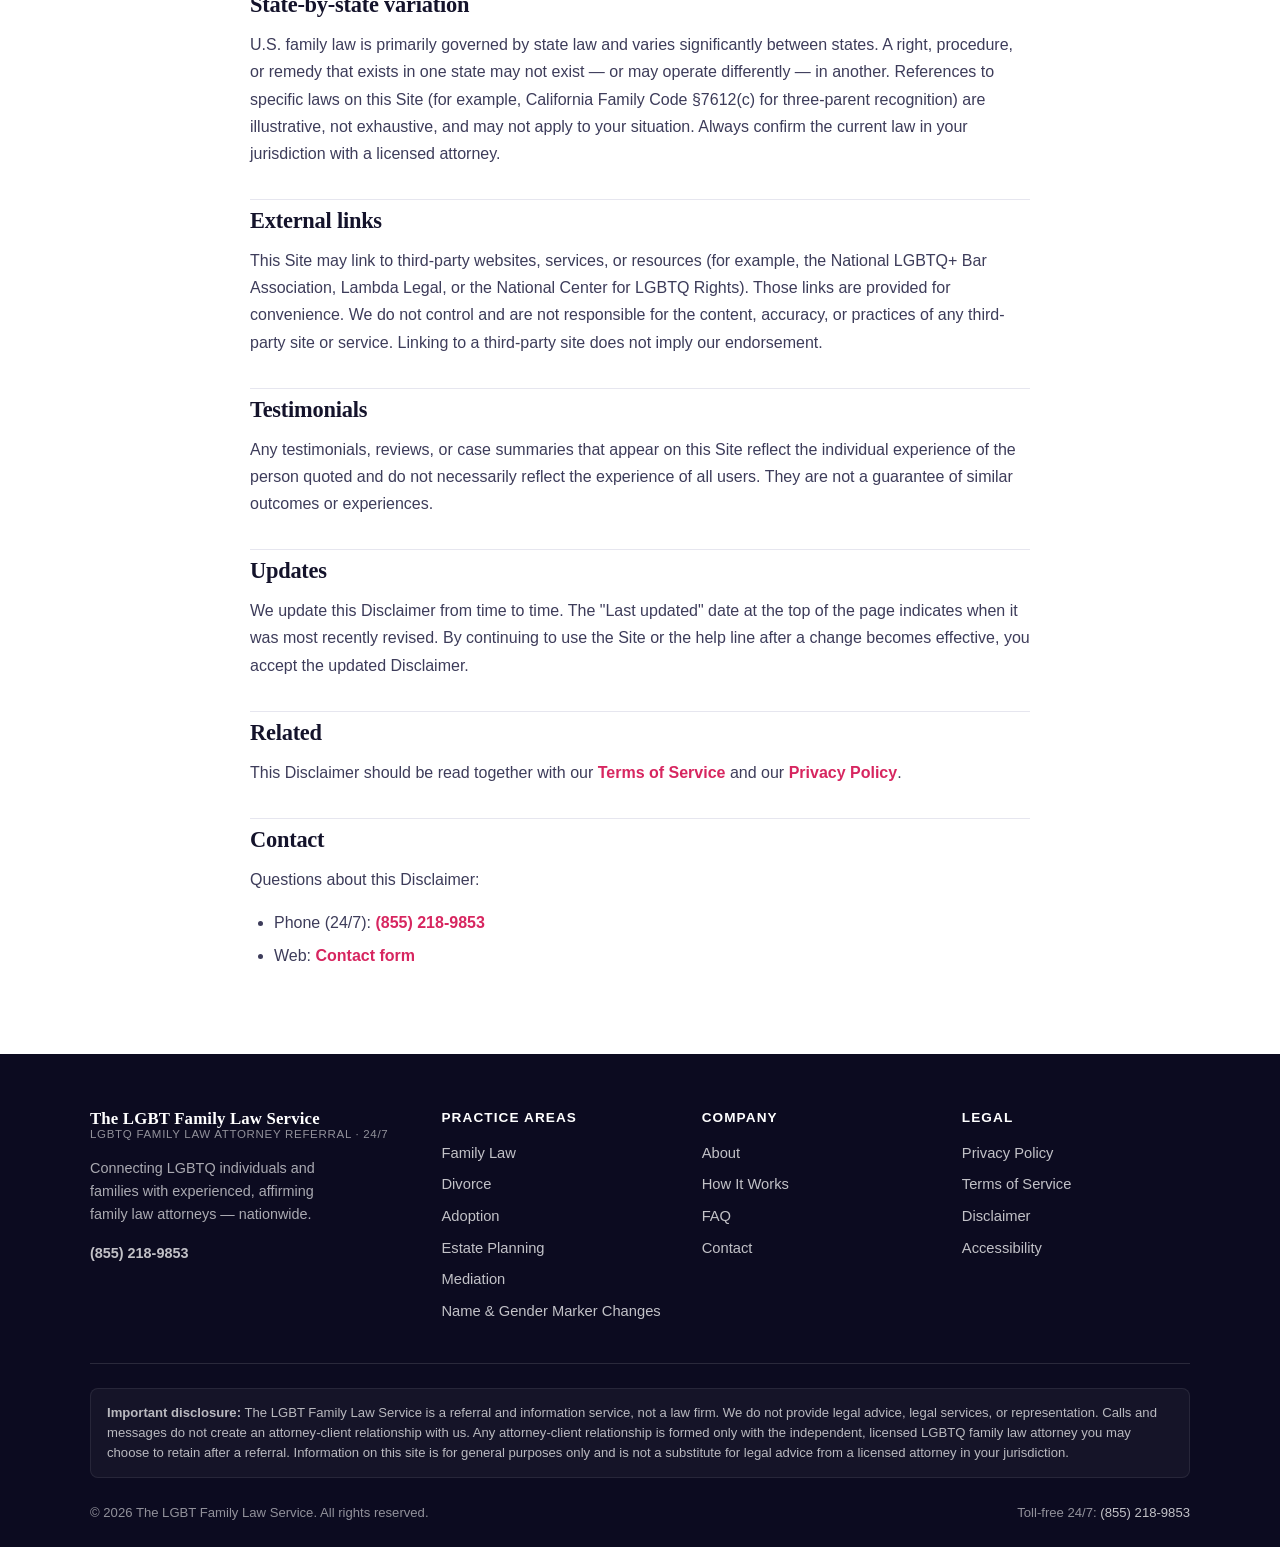
<file: disclaimer/index.html>
<!DOCTYPE html>
<html lang="en">
<head>
  <meta charset="UTF-8" />
  <meta name="viewport" content="width=device-width, initial-scale=1.0" />
  <title>Disclaimer | The LGBT Family Law Service</title>
  <meta name="description" content="Full disclaimer for The LGBT Family Law Service: we are a referral and information service, not a law firm. No legal advice, no attorney-client relationship, affiliate compensation disclosure, and information limitations." />
  <meta name="robots" content="index, follow" />
  <link rel="canonical" href="https://www.lgbtfamilylawservice.com/disclaimer/" />
  <meta name="theme-color" content="#14132b" />
  <link rel="icon" type="image/svg+xml" href="/assets/img/favicon.svg" />
  <link rel="apple-touch-icon" href="/assets/img/favicon.svg" />
  <link rel="stylesheet" href="/assets/css/styles.css" />

  <script type="application/ld+json">
  {
    "@context": "https://schema.org",
    "@type": "WebPage",
    "name": "Disclaimer",
    "url": "https://www.lgbtfamilylawservice.com/disclaimer/",
    "isPartOf": { "@type": "WebSite", "url": "https://www.lgbtfamilylawservice.com/", "name": "The LGBT Family Law Service" },
    "about": { "@type": "Organization", "name": "The LGBT Family Law Service", "url": "https://www.lgbtfamilylawservice.com/" },
    "inLanguage": "en-US"
  }
  </script>
</head>
<body>

<a class="skip-link" href="#main">Skip to main content</a>

<div class="utility-bar" role="region" aria-label="Contact information">
  <div class="container">
    <span class="badge-247">Available 24/7 · Confidential</span>
    <span class="util-meta">Call now: <a href="tel:+18552189853"><strong>(855) 218-9853</strong></a></span>
  </div>
</div>

<header class="site-header" role="banner">
  <div class="container">
    <a class="brand" href="/" aria-label="The LGBT Family Law Service — Home">
      <img src="/assets/img/logo.svg" alt="The LGBT Family Law Service — LGBTQ family law attorney referral logo" width="220" height="60" />
    </a>
    <nav class="nav" id="primary-nav" aria-label="Primary">
      <a href="/family-law/">Family Law</a>
      <a href="/divorce/">Divorce</a>
      <a href="/adoption/">Adoption</a>
      <a href="/estate-planning/">Estate Planning</a>
      <a href="/about/">About</a>
      <a href="/contact/">Contact</a>
      <a class="btn btn-primary" href="tel:+18552189853">Call (855) 218-9853</a>
    </nav>
    <button class="nav-toggle" aria-controls="primary-nav" aria-expanded="false" aria-label="Open navigation menu" onclick="document.getElementById('primary-nav').classList.toggle('open'); this.setAttribute('aria-expanded', this.getAttribute('aria-expanded')==='false' ? 'true':'false');">
      <svg viewBox="0 0 24 24" fill="none" stroke="currentColor" stroke-width="2" aria-hidden="true"><line x1="3" y1="6" x2="21" y2="6"/><line x1="3" y1="12" x2="21" y2="12"/><line x1="3" y1="18" x2="21" y2="18"/></svg>
    </button>
  </div>
</header>

<main id="main">

<section class="legal-hero">
  <div class="container">
    <span class="eyebrow">Legal</span>
    <h1>Disclaimer</h1>
    <p class="updated">Last updated: May 13, 2026</p>
  </div>
</section>

<section class="legal-body">
  <div class="container">

    <h2 id="not-law-firm">Not a law firm</h2>
    <p>The LGBT Family Law Service is a referral and information service. <strong>We are not a law firm.</strong> We do not employ attorneys. We do not represent clients. Nothing on this Site, in any of our communications, or on a call with our help line is offered or intended to constitute legal services.</p>

    <h2 id="no-advice">No legal advice</h2>
    <p>Information presented on this Site — including general overviews of practice areas, descriptions of legal concepts, frequently asked questions, and external resources — is provided for general informational purposes only. It is not legal advice, is not a substitute for legal advice from a licensed attorney in your jurisdiction, and should not be relied on as if it were. Laws and legal procedures vary by state and change over time. Only a licensed attorney who reviews the facts of your specific situation can give you legal advice.</p>

    <h2 id="no-acr">No attorney-client relationship</h2>
    <p>Using this Site, calling our help line, submitting a form, or sending us an email <strong>does not create an attorney-client relationship</strong> with The LGBT Family Law Service. Any attorney-client relationship is formed only with the independent, licensed family law attorney you may choose to retain after a referral. That relationship is governed by the attorney's own engagement agreement, fee arrangement, and the applicable rules of professional conduct.</p>
    <p>Until you have a signed engagement agreement with an attorney, no attorney is obligated to act on your behalf, and you should not consider any communication to be privileged or confidential by virtue of an attorney-client relationship.</p>

    <h2 id="affiliate">Affiliate / compensation disclosure</h2>
    <p>We may receive compensation from attorneys or law firms in our referral network when we refer a caller to them, when a caller retains them, or under other arrangements. This compensation does not affect the fees an attorney may charge you, and it does not create any obligation on your part to retain any attorney we refer you to. The Site and the help line are always free to you.</p>

    <h2 id="independence">Independent attorneys</h2>
    <p>Attorneys in our referral network are independent professionals. They are not employees, partners, joint venturers, or agents of The LGBT Family Law Service. We do not supervise them, and we do not guarantee or warrant their qualifications, performance, conduct, fees, or the outcome of any legal matter they handle.</p>

    <h2 id="outcomes">No guarantee of outcomes</h2>
    <p>Every legal matter is different, and outcomes depend on facts, applicable law, and the work of the parties involved. Nothing on this Site should be read as a promise or guarantee about the result of any legal matter. Past results obtained by any attorney in our network are not a guarantee of future results.</p>

    <h2 id="state-variation">State-by-state variation</h2>
    <p>U.S. family law is primarily governed by state law and varies significantly between states. A right, procedure, or remedy that exists in one state may not exist — or may operate differently — in another. References to specific laws on this Site (for example, California Family Code §7612(c) for three-parent recognition) are illustrative, not exhaustive, and may not apply to your situation. Always confirm the current law in your jurisdiction with a licensed attorney.</p>

    <h2 id="external-links">External links</h2>
    <p>This Site may link to third-party websites, services, or resources (for example, the National LGBTQ+ Bar Association, Lambda Legal, or the National Center for LGBTQ Rights). Those links are provided for convenience. We do not control and are not responsible for the content, accuracy, or practices of any third-party site or service. Linking to a third-party site does not imply our endorsement.</p>

    <h2 id="testimonials">Testimonials</h2>
    <p>Any testimonials, reviews, or case summaries that appear on this Site reflect the individual experience of the person quoted and do not necessarily reflect the experience of all users. They are not a guarantee of similar outcomes or experiences.</p>

    <h2 id="updates">Updates</h2>
    <p>We update this Disclaimer from time to time. The "Last updated" date at the top of the page indicates when it was most recently revised. By continuing to use the Site or the help line after a change becomes effective, you accept the updated Disclaimer.</p>

    <h2 id="related">Related</h2>
    <p>This Disclaimer should be read together with our <a href="/terms-of-service/">Terms of Service</a> and our <a href="/privacy-policy/">Privacy Policy</a>.</p>

    <h2 id="contact">Contact</h2>
    <p>Questions about this Disclaimer:</p>
    <ul>
      <li>Phone (24/7): <a href="tel:+18552189853">(855) 218-9853</a></li>
      <li>Web: <a href="/contact/">Contact form</a></li>
    </ul>

  </div>
</section>

</main>

<footer class="site-footer" role="contentinfo">
  <div class="container">
    <div class="footer-grid">
      <div class="footer-brand">
        <div class="brand-name">The LGBT Family Law Service<span>LGBTQ Family Law Attorney Referral · 24/7</span></div>
        <p>Connecting LGBTQ individuals and families with experienced, affirming family law attorneys — nationwide.</p>
        <p><strong><a href="tel:+18552189853">(855) 218-9853</a></strong></p>
      </div>
      <div>
        <h4>Practice Areas</h4>
        <ul>
          <li><a href="/family-law/">Family Law</a></li>
          <li><a href="/divorce/">Divorce</a></li>
          <li><a href="/adoption/">Adoption</a></li>
          <li><a href="/estate-planning/">Estate Planning</a></li>
          <li><a href="/mediation/">Mediation</a></li>
          <li><a href="/identity-documents/">Name &amp; Gender Marker Changes</a></li>
        </ul>
      </div>
      <div>
        <h4>Company</h4>
        <ul>
          <li><a href="/about/">About</a></li>
          <li><a href="/how-it-works/">How It Works</a></li>
          <li><a href="/faq/">FAQ</a></li>
          <li><a href="/contact/">Contact</a></li>
        </ul>
      </div>
      <div>
        <h4>Legal</h4>
        <ul>
          <li><a href="/privacy-policy/">Privacy Policy</a></li>
          <li><a href="/terms-of-service/">Terms of Service</a></li>
          <li><a href="/disclaimer/">Disclaimer</a></li>
          <li><a href="/accessibility/">Accessibility</a></li>
        </ul>
      </div>
    </div>

    <div class="affiliate-disclosure">
      <strong>Important disclosure:</strong> The LGBT Family Law Service is a referral and information service, not a law firm. We do not provide legal advice, legal services, or representation. Calls and messages do not create an attorney-client relationship with us. Any attorney-client relationship is formed only with the independent, licensed LGBTQ family law attorney you may choose to retain after a referral. Information on this site is for general purposes only and is not a substitute for legal advice from a licensed attorney in your jurisdiction.
    </div>

    <div class="footer-bottom">
      <span>&copy; <span id="yr"></span> The LGBT Family Law Service. All rights reserved.</span>
      <span>Toll-free 24/7: <a href="tel:+18552189853">(855) 218-9853</a></span>
    </div>
  </div>
</footer>

<script>document.getElementById('yr').textContent = new Date().getFullYear();</script>
</body>
</html>
</file>
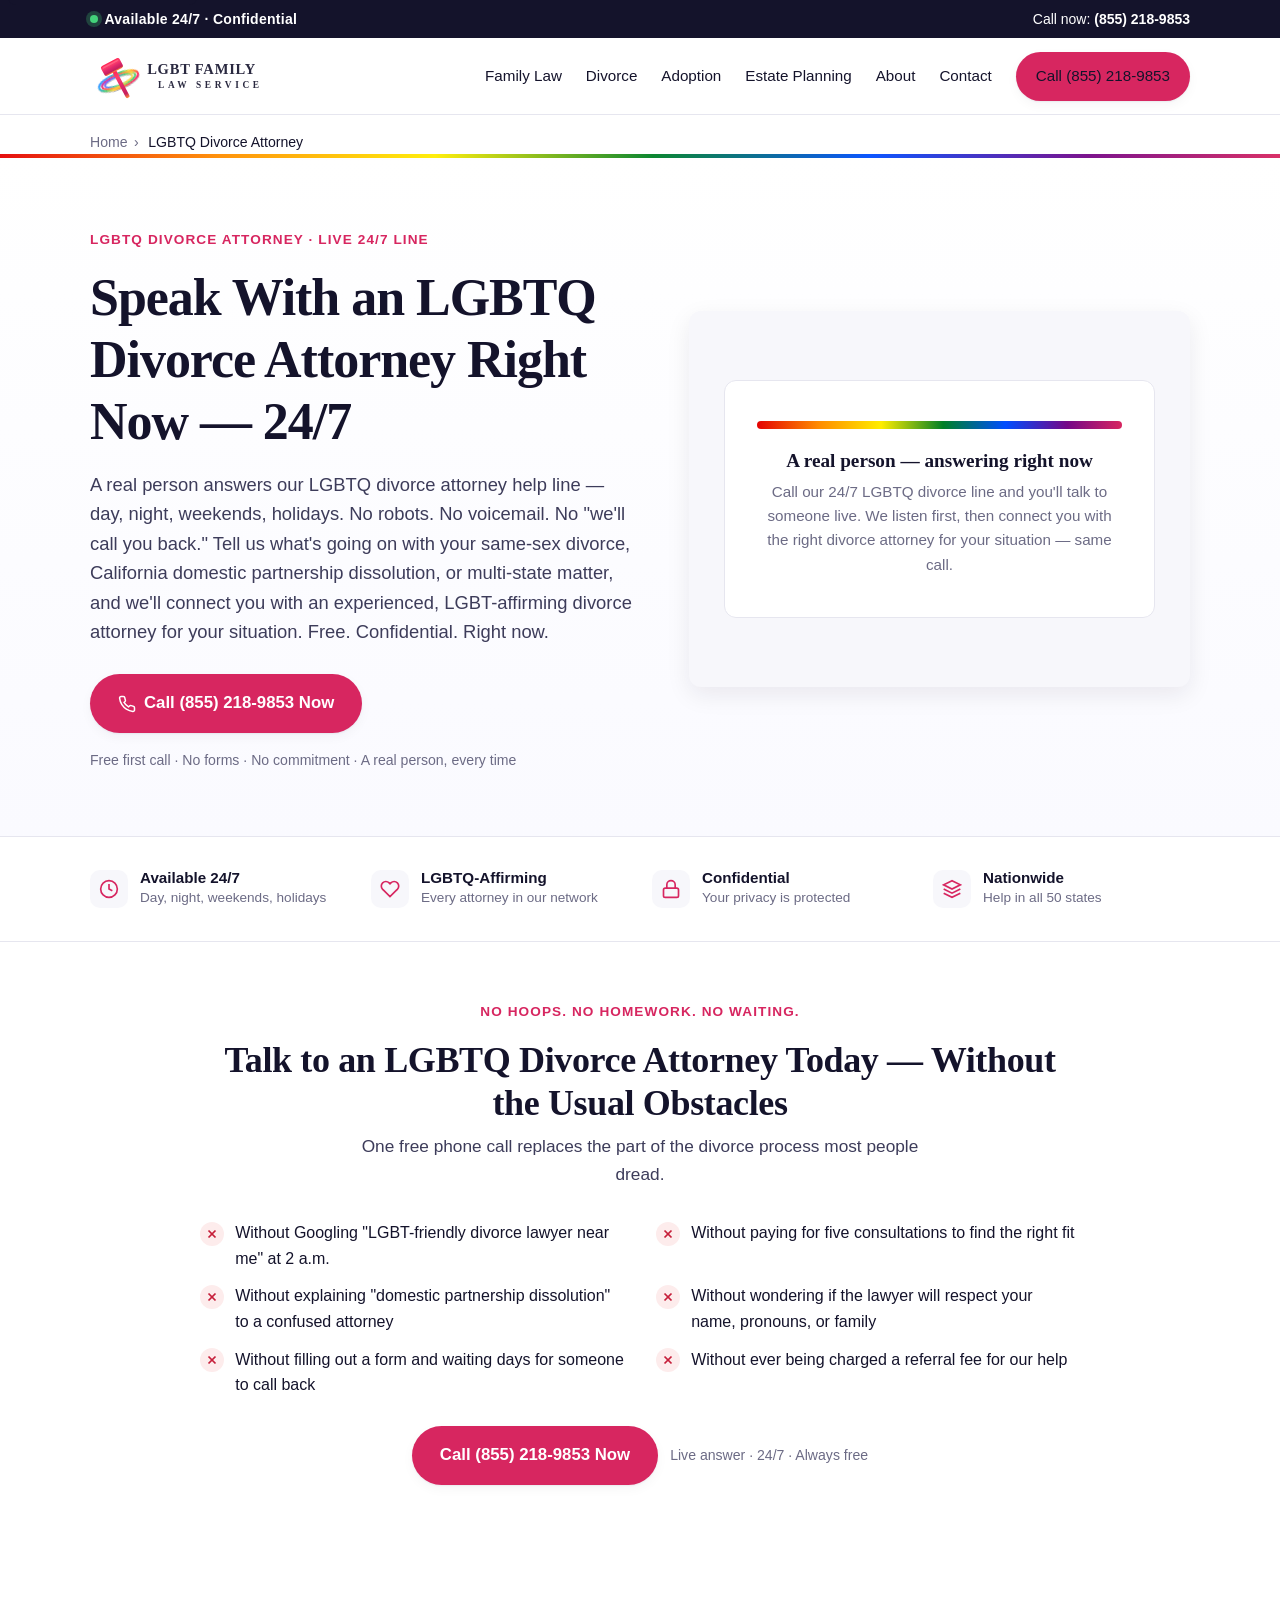
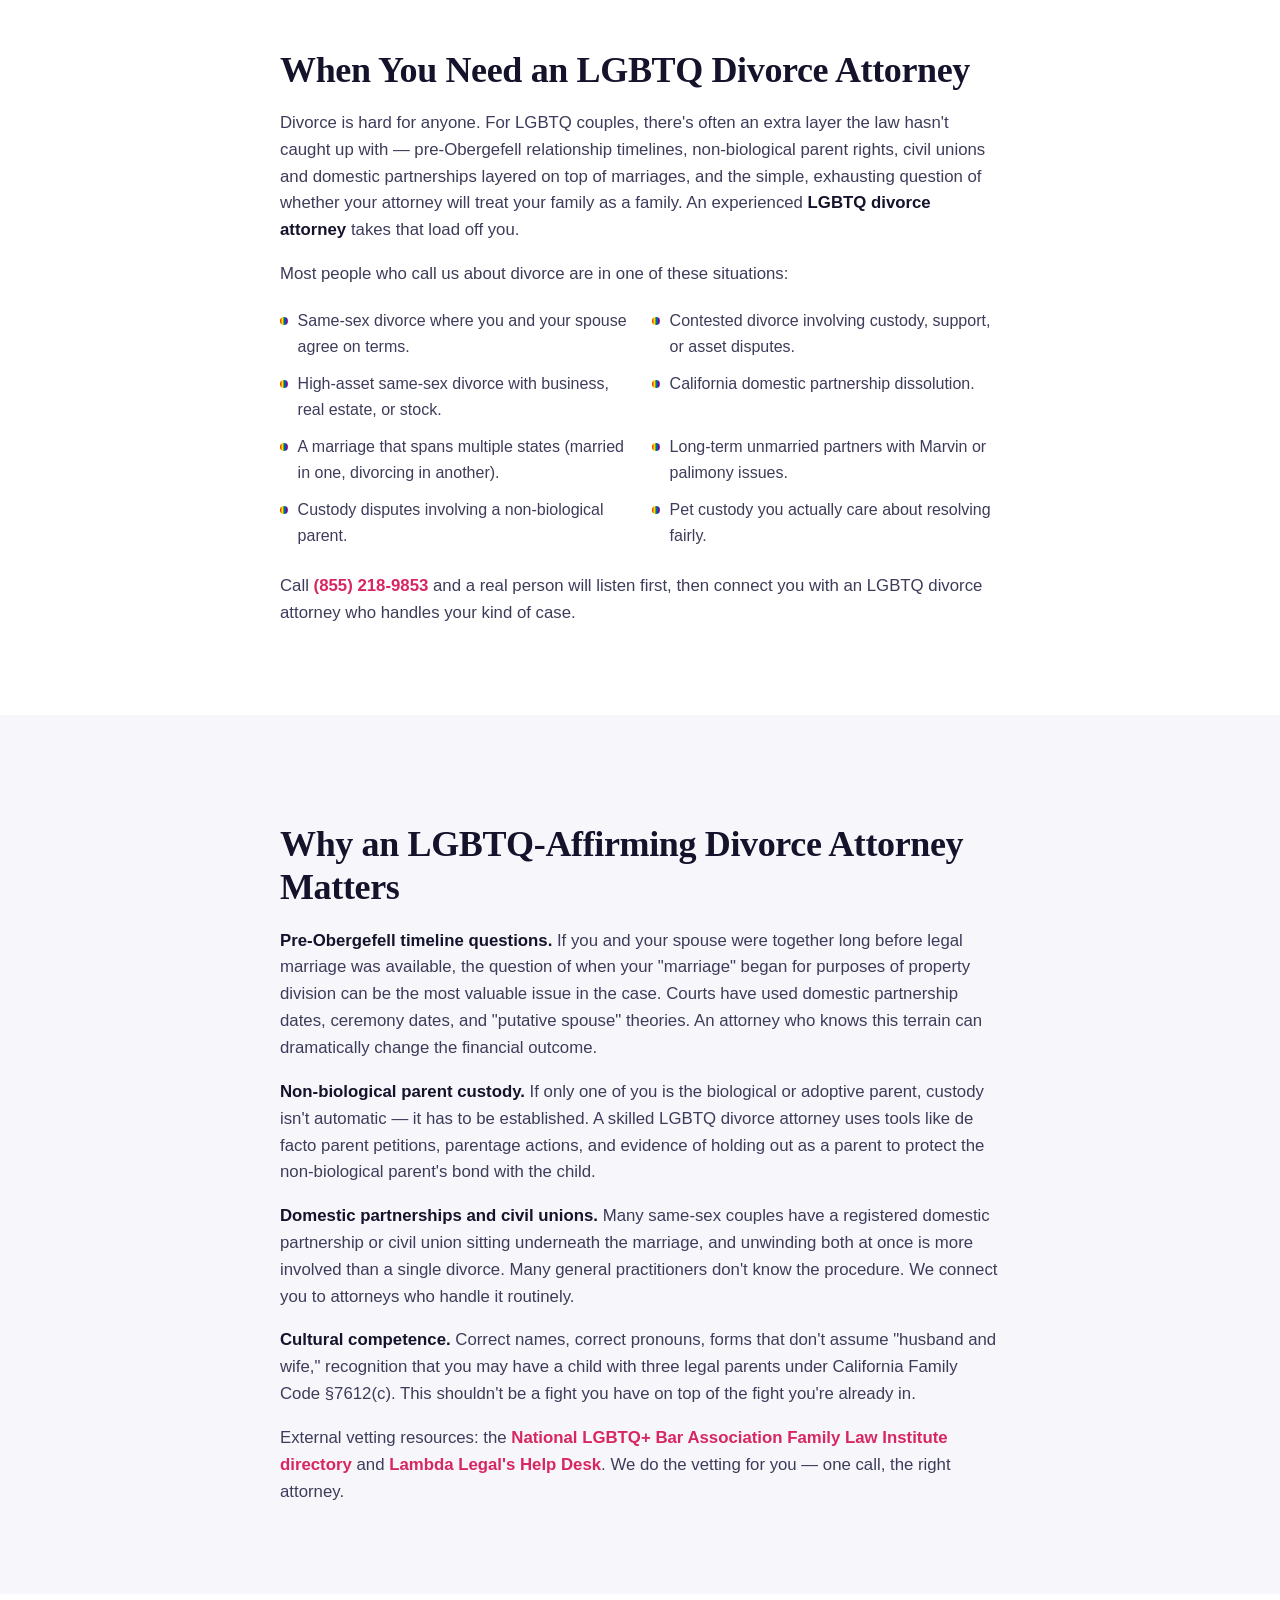
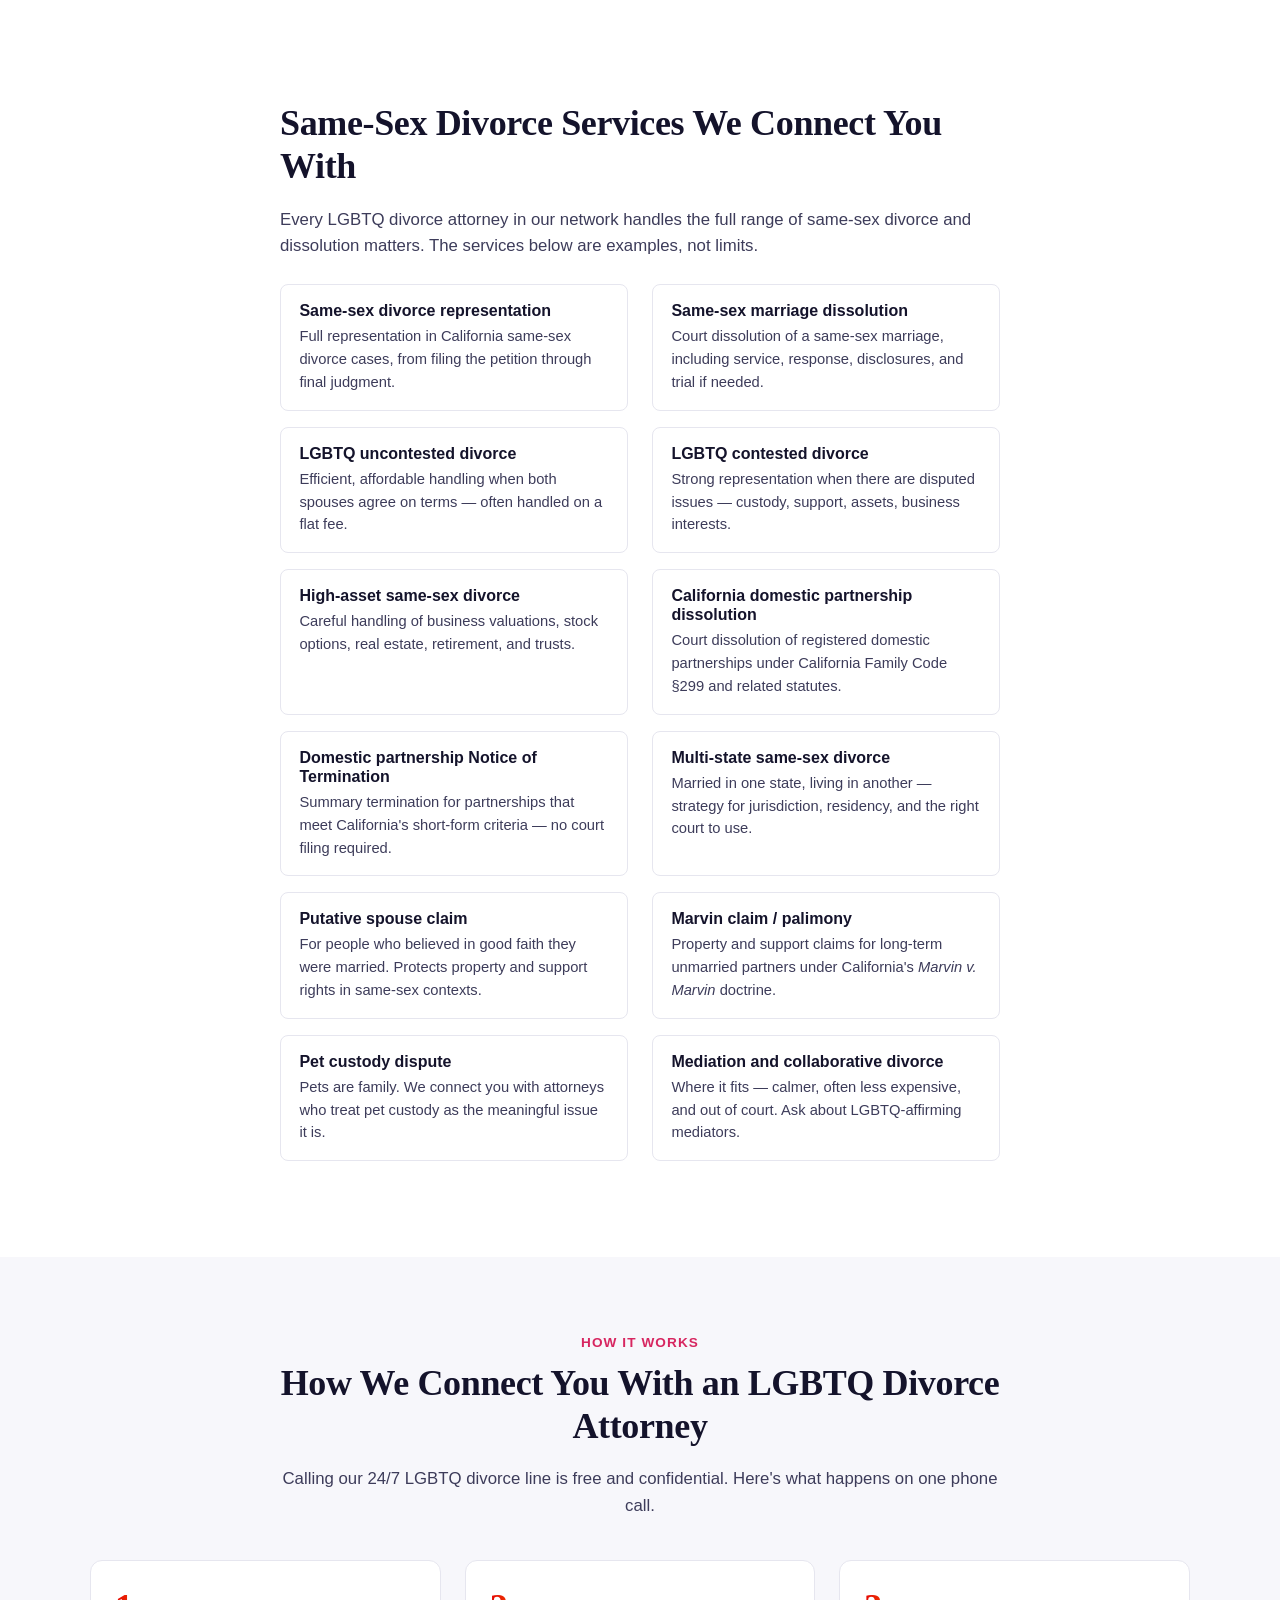
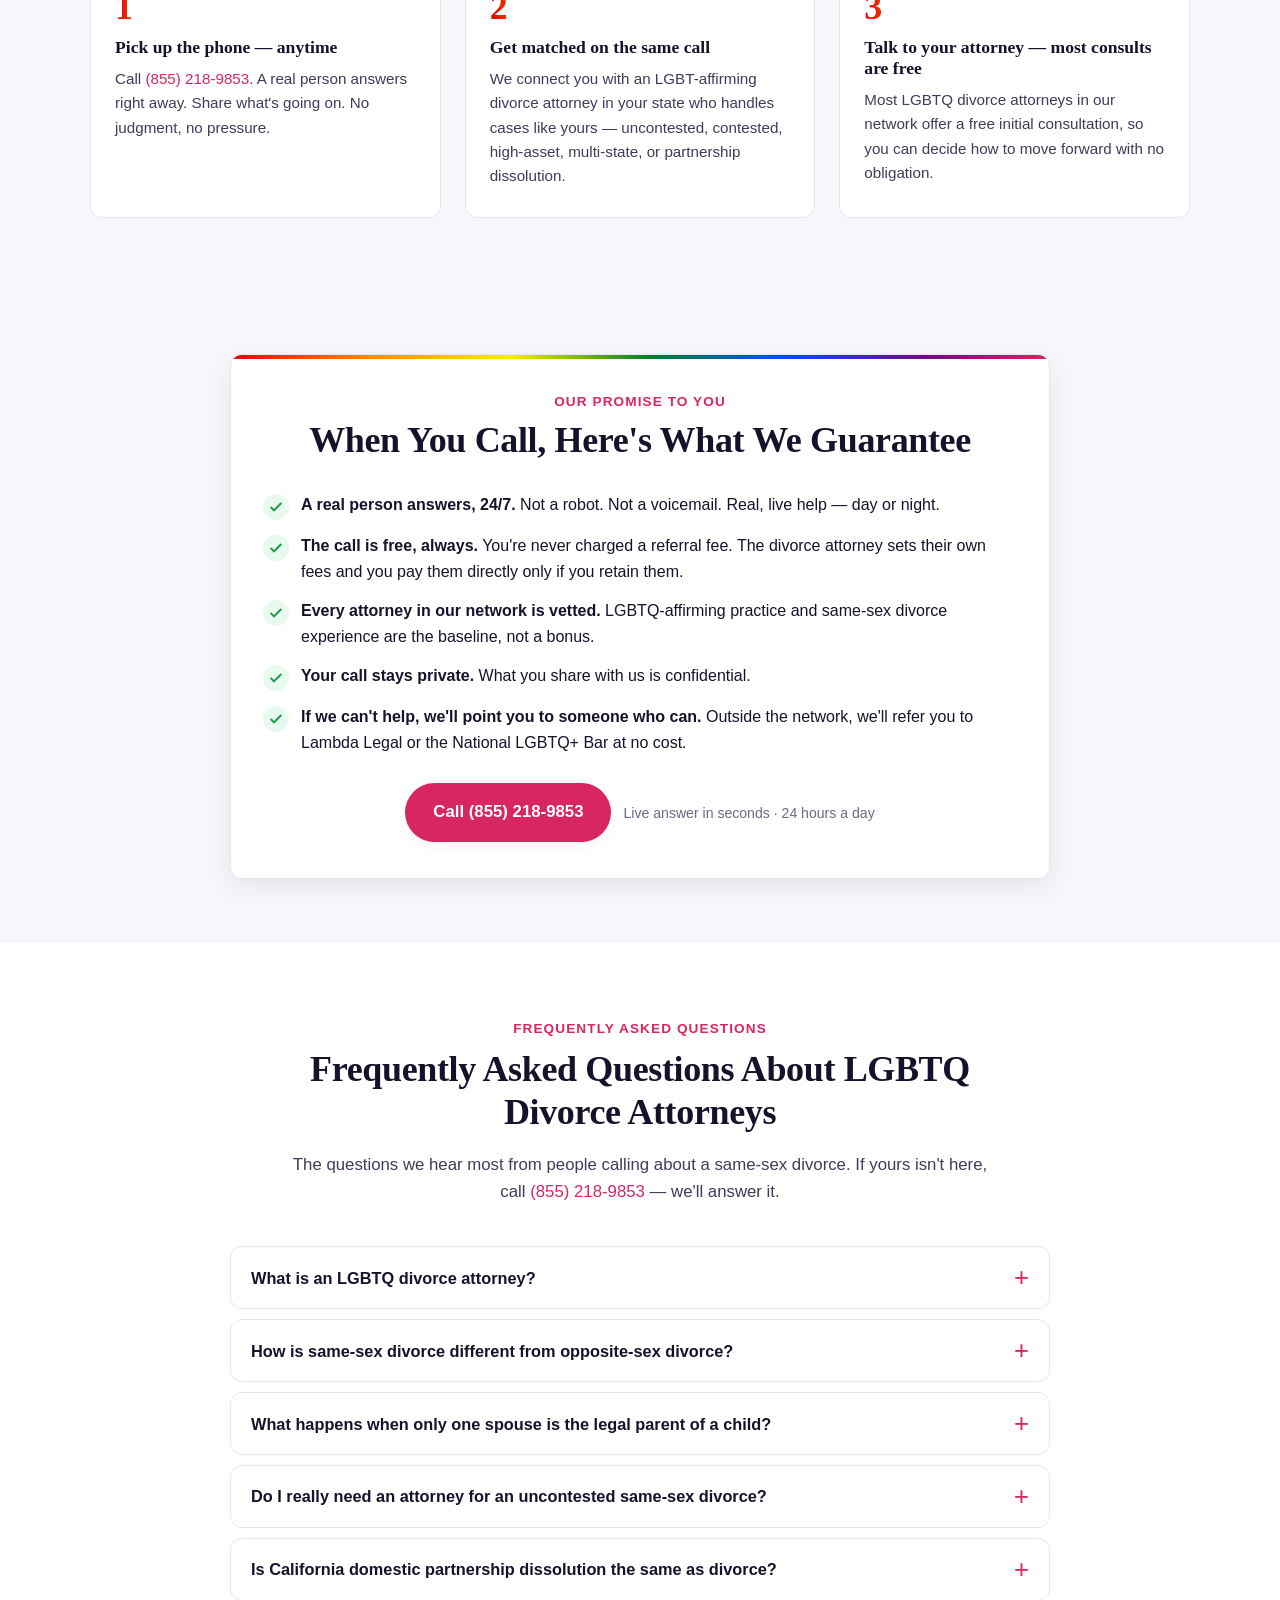
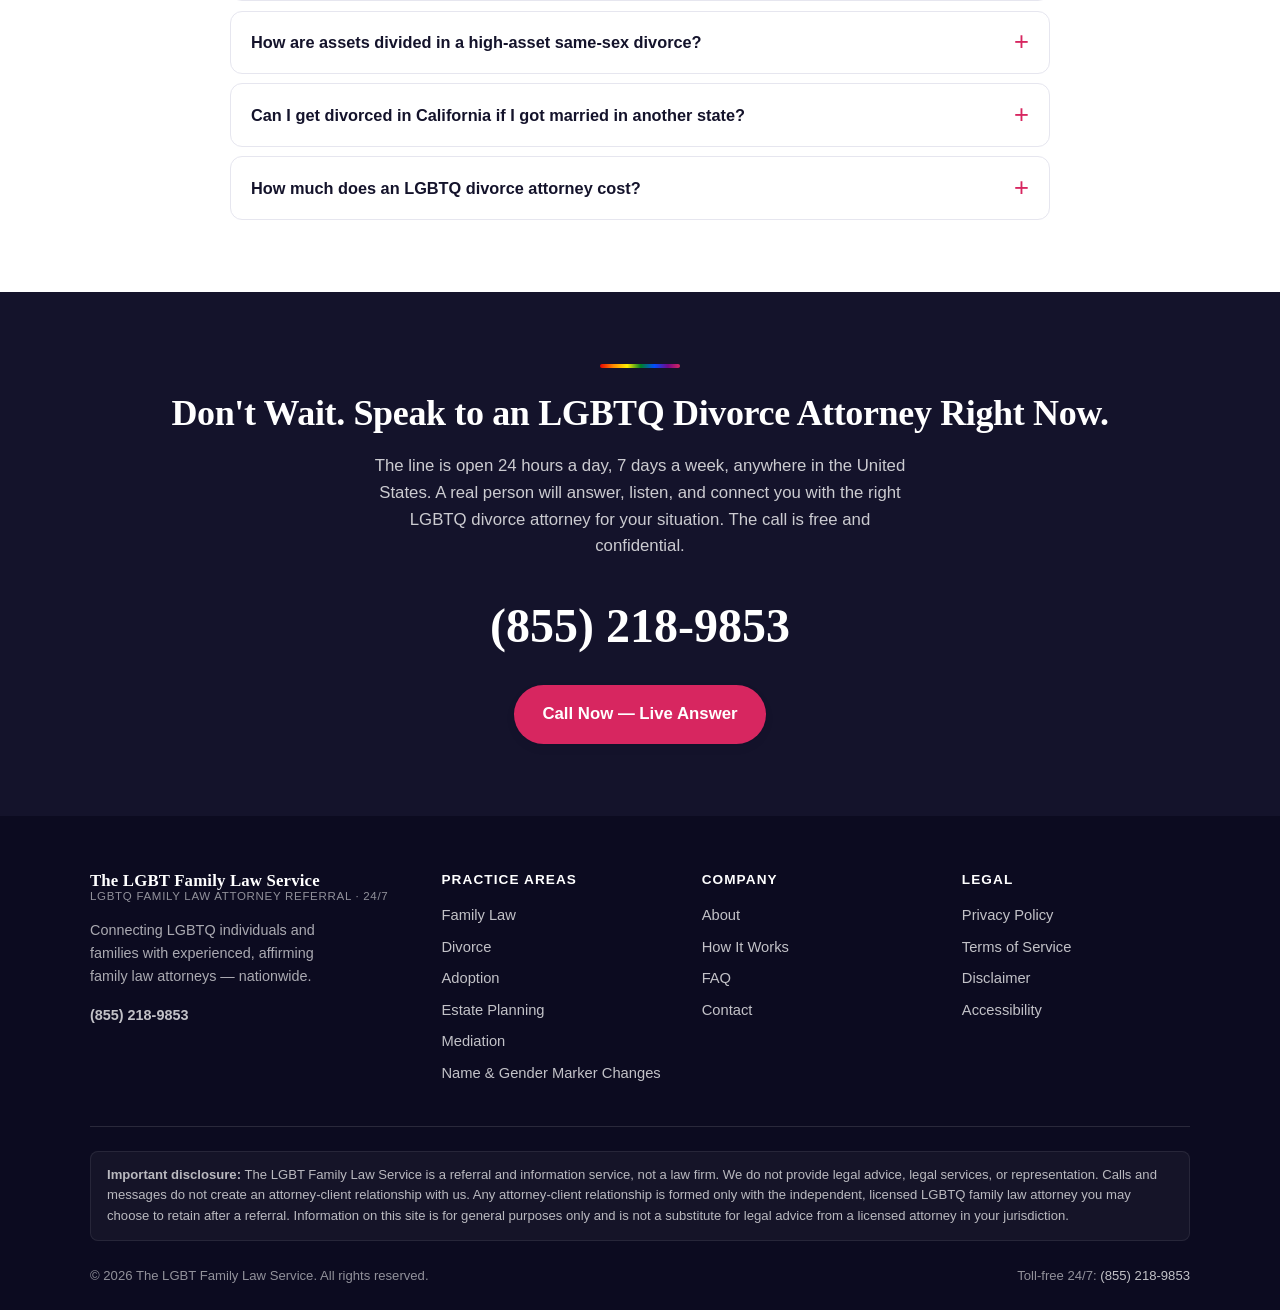
<file: divorce/index.html>
<!DOCTYPE html>
<html lang="en">
<head>
  <meta charset="UTF-8" />
  <meta name="viewport" content="width=device-width, initial-scale=1.0" />

  <title>LGBTQ Divorce Attorney — Free 24/7 Connection | The LGBT Family Law Service</title>
  <meta name="description" content="Need an LGBTQ divorce attorney? A real person answers our 24/7 line and connects you with experienced same-sex divorce attorneys for contested, uncontested, high-asset, and multi-state cases. Free, confidential, immediate. Call (855) 218-9853." />
  <meta name="keywords" content="LGBTQ divorce attorney, same-sex divorce attorney, gay divorce lawyer, lesbian divorce attorney, LGBT divorce lawyer, same-sex marriage dissolution, California domestic partnership dissolution, high-asset same-sex divorce, multi-state same-sex divorce, putative spouse claim, Marvin claim, palimony" />
  <meta name="robots" content="index, follow, max-image-preview:large" />
  <link rel="canonical" href="https://www.lgbtfamilylawservice.com/divorce/" />
  <meta name="theme-color" content="#14132b" />

  <meta property="og:type" content="website" />
  <meta property="og:site_name" content="The LGBT Family Law Service" />
  <meta property="og:title" content="LGBTQ Divorce Attorney — Free 24/7 Connection | The LGBT Family Law Service" />
  <meta property="og:description" content="Speak with an LGBTQ divorce attorney right now. Call (855) 218-9853 — a real person answers 24/7. Free, confidential." />
  <meta property="og:url" content="https://www.lgbtfamilylawservice.com/divorce/" />
  <meta property="og:image" content="https://www.lgbtfamilylawservice.com/assets/img/og-image.jpg" />

  <meta name="twitter:card" content="summary_large_image" />
  <meta name="twitter:title" content="LGBTQ Divorce Attorney — Free 24/7 Connection" />
  <meta name="twitter:description" content="A real person answers. We connect you with an LGBTQ divorce attorney for your situation — same call. Call (855) 218-9853." />

  <link rel="icon" type="image/svg+xml" href="/assets/img/favicon.svg" />
  <link rel="apple-touch-icon" href="/assets/img/favicon.svg" />
  <link rel="stylesheet" href="/assets/css/styles.css" />

  <script type="application/ld+json">
  {
    "@context": "https://schema.org",
    "@graph": [
      { "@type": "Organization", "@id": "https://www.lgbtfamilylawservice.com/#organization", "name": "The LGBT Family Law Service", "url": "https://www.lgbtfamilylawservice.com/", "logo": "https://www.lgbtfamilylawservice.com/assets/img/logo.svg", "telephone": "+1-855-218-9853", "areaServed": { "@type": "Country", "name": "United States" } },
      { "@type": "WebSite", "@id": "https://www.lgbtfamilylawservice.com/#website", "url": "https://www.lgbtfamilylawservice.com/", "name": "The LGBT Family Law Service", "publisher": { "@id": "https://www.lgbtfamilylawservice.com/#organization" }, "inLanguage": "en-US" },
      { "@type": "WebPage", "@id": "https://www.lgbtfamilylawservice.com/divorce/#webpage", "url": "https://www.lgbtfamilylawservice.com/divorce/", "name": "LGBTQ Divorce Attorney — Free 24/7 Connection", "isPartOf": { "@id": "https://www.lgbtfamilylawservice.com/#website" }, "inLanguage": "en-US" },
      { "@type": "BreadcrumbList", "itemListElement": [
        { "@type": "ListItem", "position": 1, "name": "Home", "item": "https://www.lgbtfamilylawservice.com/" },
        { "@type": "ListItem", "position": 2, "name": "LGBTQ Divorce Attorney", "item": "https://www.lgbtfamilylawservice.com/divorce/" }
      ] },
      { "@type": "Service", "@id": "https://www.lgbtfamilylawservice.com/divorce/#service", "name": "LGBTQ Divorce Attorney Referral", "serviceType": "Same-sex divorce attorney referral", "provider": { "@id": "https://www.lgbtfamilylawservice.com/#organization" }, "areaServed": { "@type": "Country", "name": "United States" }, "audience": { "@type": "Audience", "audienceType": "LGBTQ individuals and couples" }, "description": "Free 24/7 connection to experienced LGBTQ divorce attorneys for same-sex divorce, domestic partnership dissolution, high-asset divorce, contested and uncontested cases, and multi-state matters." },
      { "@type": "FAQPage", "mainEntity": [
        { "@type": "Question", "name": "What is an LGBTQ divorce attorney?", "acceptedAnswer": { "@type": "Answer", "text": "An LGBTQ divorce attorney is a family lawyer who handles same-sex divorces and domestic partnership dissolutions and has specific experience with the legal issues that affect gay, lesbian, bisexual, and transgender clients — including pre-Obergefell relationship timing, parentage gaps for non-biological parents, and the unique asset and tax questions that come up in same-sex divorces." } },
        { "@type": "Question", "name": "How is same-sex divorce different from opposite-sex divorce?", "acceptedAnswer": { "@type": "Answer", "text": "Procedurally, same-sex divorce in the United States after Obergefell v. Hodges is governed by the same rules as opposite-sex divorce. In practice, it often raises extra issues: the legal start date of the marriage when the couple was together long before they could legally marry; non-biological parent rights for children born during the relationship; what to do with a prior domestic partnership or civil union; and assets acquired before marriage equality." } },
        { "@type": "Question", "name": "What happens when only one spouse is the legal parent of a child?", "acceptedAnswer": { "@type": "Answer", "text": "This is one of the most painful gaps in LGBTQ family law. If a couple raised a child together but only one is the biological or adoptive parent, the non-biological parent may have limited or no legal custody rights at divorce. An experienced LGBTQ divorce attorney can pursue tools like de facto parent petitions, parentage actions under California Family Code §7611, or evidence of holding out as a parent to protect the non-biological parent's relationship with the child." } },
        { "@type": "Question", "name": "Do I really need an attorney for an uncontested same-sex divorce?", "acceptedAnswer": { "@type": "Answer", "text": "Even when both spouses agree, mistakes in paperwork or in dividing retirement accounts, real estate, and tax issues can be expensive and hard to fix later. An LGBTQ divorce attorney can review or prepare your marital settlement agreement so the court accepts it and you both walk away protected. Many offer flat-fee or limited-scope representation for uncontested cases." } },
        { "@type": "Question", "name": "Is California domestic partnership dissolution the same as divorce?", "acceptedAnswer": { "@type": "Answer", "text": "It is very similar. California treats registered domestic partnerships much like marriages for purposes of property division, support, and parental rights. Some shorter, childless, low-asset partnerships can be ended with a Notice of Termination filed with the Secretary of State, but most require a court dissolution petition. An LGBTQ divorce attorney can tell you which path applies." } },
        { "@type": "Question", "name": "How are assets divided in a high-asset same-sex divorce?", "acceptedAnswer": { "@type": "Answer", "text": "California is a community property state, so assets and debts acquired during the marriage are generally split equally. High-asset cases often involve business interests, stock options, real estate, retirement accounts, trusts, and cryptocurrency — each of which requires careful valuation. For same-sex couples, the question of when the marital community began (especially if you were together before marriage equality) can dramatically change the math." } },
        { "@type": "Question", "name": "Can I get divorced in California if I got married in another state?", "acceptedAnswer": { "@type": "Answer", "text": "Yes — California can dissolve any valid marriage as long as residency requirements are met (generally six months in California and three months in the county of filing). For same-sex couples who married in a state that no longer offers a clear divorce pathway, California has special provisions to help. An LGBTQ divorce attorney can confirm jurisdiction and the right venue for your case." } },
        { "@type": "Question", "name": "How much does an LGBTQ divorce attorney cost?", "acceptedAnswer": { "@type": "Answer", "text": "Fees vary by attorney, complexity, and whether the case is contested. Calling our service is free, and most attorneys in our network offer a free initial consultation. Uncontested cases are often handled on a flat fee. Contested cases are typically billed hourly. The attorney sets fees and you pay them directly — we never add a fee on top." } }
      ] }
    ]
  }
  </script>
</head>
<body>

<a class="skip-link" href="#main">Skip to main content</a>

<div class="utility-bar" role="region" aria-label="Contact information">
  <div class="container">
    <span class="badge-247">Available 24/7 · Confidential</span>
    <span class="util-meta">Call now: <a href="tel:+18552189853"><strong>(855) 218-9853</strong></a></span>
  </div>
</div>

<header class="site-header" role="banner">
  <div class="container">
    <a class="brand" href="/" aria-label="The LGBT Family Law Service — Home">
      <img src="/assets/img/logo.svg" alt="The LGBT Family Law Service — LGBTQ divorce attorney referral logo" width="220" height="60" />
    </a>
    <nav class="nav" id="primary-nav" aria-label="Primary">
      <a href="/family-law/">Family Law</a>
      <a href="/divorce/">Divorce</a>
      <a href="/adoption/">Adoption</a>
      <a href="/estate-planning/">Estate Planning</a>
      <a href="/about/">About</a>
      <a href="/contact/">Contact</a>
      <a class="btn btn-primary" href="tel:+18552189853">Call (855) 218-9853</a>
    </nav>
    <button class="nav-toggle" aria-controls="primary-nav" aria-expanded="false" aria-label="Open navigation menu" onclick="document.getElementById('primary-nav').classList.toggle('open'); this.setAttribute('aria-expanded', this.getAttribute('aria-expanded')==='false' ? 'true':'false');">
      <svg viewBox="0 0 24 24" fill="none" stroke="currentColor" stroke-width="2" aria-hidden="true"><line x1="3" y1="6" x2="21" y2="6"/><line x1="3" y1="12" x2="21" y2="12"/><line x1="3" y1="18" x2="21" y2="18"/></svg>
    </button>
  </div>
</header>

<main id="main">

<nav class="breadcrumb" aria-label="Breadcrumb">
  <div class="container">
    <ol>
      <li><a href="/">Home</a></li>
      <li aria-current="page">LGBTQ Divorce Attorney</li>
    </ol>
  </div>
</nav>

<section class="hero">
  <div class="container hero-inner">
    <div class="hero-copy">
      <span class="hero-eyebrow">LGBTQ Divorce Attorney · Live 24/7 Line</span>
      <h1>Speak With an LGBTQ Divorce Attorney Right Now — 24/7</h1>
      <p class="lead">A real person answers our LGBTQ divorce attorney help line — day, night, weekends, holidays. No robots. No voicemail. No "we'll call you back." Tell us what's going on with your same-sex divorce, California domestic partnership dissolution, or multi-state matter, and we'll connect you with an experienced, LGBT-affirming divorce attorney for your situation. Free. Confidential. Right now.</p>
      <div class="hero-ctas">
        <a class="btn btn-primary btn-lg" href="tel:+18552189853" aria-label="Call us, 8 5 5, 2 1 8, 9 8 5 3">
          <svg width="18" height="18" viewBox="0 0 24 24" fill="none" stroke="currentColor" stroke-width="2" aria-hidden="true"><path d="M22 16.92v3a2 2 0 0 1-2.18 2 19.79 19.79 0 0 1-8.63-3.07 19.5 19.5 0 0 1-6-6 19.79 19.79 0 0 1-3.07-8.67A2 2 0 0 1 4.11 2h3a2 2 0 0 1 2 1.72c.13.96.37 1.9.72 2.81a2 2 0 0 1-.45 2.11L8.09 9.91a16 16 0 0 0 6 6l1.27-1.27a2 2 0 0 1 2.11-.45c.91.35 1.85.59 2.81.72A2 2 0 0 1 22 16.92z"/></svg>
          Call (855) 218-9853 Now
        </a>
      </div>
      <p style="font-size:0.88rem; color: var(--color-muted); margin-top: 1rem; margin-bottom: 0;">Free first call · No forms · No commitment · A real person, every time</p>
    </div>

    <div class="hero-visual" aria-hidden="true">
      <div class="placeholder-card">
        <div class="pride-bar"></div>
        <h3>A real person — answering right now</h3>
        <p>Call our 24/7 LGBTQ divorce line and you'll talk to someone live. We listen first, then connect you with the right divorce attorney for your situation — same call.</p>
      </div>
    </div>
  </div>
</section>

<section class="trust-strip" aria-label="Why work with The LGBT Family Law Service">
  <div class="container">
    <div class="row">
      <div class="trust-item">
        <div class="ti-icon"><svg viewBox="0 0 24 24" fill="none" stroke="currentColor" stroke-width="2"><circle cx="12" cy="12" r="10"/><polyline points="12 6 12 12 16 14"/></svg></div>
        <div><h4>Available 24/7</h4><p>Day, night, weekends, holidays</p></div>
      </div>
      <div class="trust-item">
        <div class="ti-icon"><svg viewBox="0 0 24 24" fill="none" stroke="currentColor" stroke-width="2"><path d="M20.84 4.61a5.5 5.5 0 0 0-7.78 0L12 5.67l-1.06-1.06a5.5 5.5 0 0 0-7.78 7.78l1.06 1.06L12 21.23l7.78-7.78 1.06-1.06a5.5 5.5 0 0 0 0-7.78z"/></svg></div>
        <div><h4>LGBTQ-Affirming</h4><p>Every attorney in our network</p></div>
      </div>
      <div class="trust-item">
        <div class="ti-icon"><svg viewBox="0 0 24 24" fill="none" stroke="currentColor" stroke-width="2"><rect x="3" y="11" width="18" height="11" rx="2"/><path d="M7 11V7a5 5 0 0 1 10 0v4"/></svg></div>
        <div><h4>Confidential</h4><p>Your privacy is protected</p></div>
      </div>
      <div class="trust-item">
        <div class="ti-icon"><svg viewBox="0 0 24 24" fill="none" stroke="currentColor" stroke-width="2"><path d="M12 2L2 7l10 5 10-5-10-5z"/><path d="M2 17l10 5 10-5"/><path d="M2 12l10 5 10-5"/></svg></div>
        <div><h4>Nationwide</h4><p>Help in all 50 states</p></div>
      </div>
    </div>
  </div>
</section>

<section class="without" aria-label="What you skip when you call us">
  <div class="container">
    <div class="without-inner">
      <span class="hero-eyebrow">No hoops. No homework. No waiting.</span>
      <h2>Talk to an LGBTQ Divorce Attorney Today — Without the Usual Obstacles</h2>
      <p class="lead-line">One free phone call replaces the part of the divorce process most people dread.</p>
      <div class="without-list">
        <div class="without-item"><span class="x" aria-hidden="true"><svg viewBox="0 0 24 24" fill="none" stroke="currentColor" stroke-width="3"><line x1="6" y1="6" x2="18" y2="18"/><line x1="18" y1="6" x2="6" y2="18"/></svg></span>Without Googling "LGBT-friendly divorce lawyer near me" at 2 a.m.</div>
        <div class="without-item"><span class="x" aria-hidden="true"><svg viewBox="0 0 24 24" fill="none" stroke="currentColor" stroke-width="3"><line x1="6" y1="6" x2="18" y2="18"/><line x1="18" y1="6" x2="6" y2="18"/></svg></span>Without paying for five consultations to find the right fit</div>
        <div class="without-item"><span class="x" aria-hidden="true"><svg viewBox="0 0 24 24" fill="none" stroke="currentColor" stroke-width="3"><line x1="6" y1="6" x2="18" y2="18"/><line x1="18" y1="6" x2="6" y2="18"/></svg></span>Without explaining "domestic partnership dissolution" to a confused attorney</div>
        <div class="without-item"><span class="x" aria-hidden="true"><svg viewBox="0 0 24 24" fill="none" stroke="currentColor" stroke-width="3"><line x1="6" y1="6" x2="18" y2="18"/><line x1="18" y1="6" x2="6" y2="18"/></svg></span>Without wondering if the lawyer will respect your name, pronouns, or family</div>
        <div class="without-item"><span class="x" aria-hidden="true"><svg viewBox="0 0 24 24" fill="none" stroke="currentColor" stroke-width="3"><line x1="6" y1="6" x2="18" y2="18"/><line x1="18" y1="6" x2="6" y2="18"/></svg></span>Without filling out a form and waiting days for someone to call back</div>
        <div class="without-item"><span class="x" aria-hidden="true"><svg viewBox="0 0 24 24" fill="none" stroke="currentColor" stroke-width="3"><line x1="6" y1="6" x2="18" y2="18"/><line x1="18" y1="6" x2="6" y2="18"/></svg></span>Without ever being charged a referral fee for our help</div>
      </div>
      <div class="cta-mini">
        <a class="btn btn-primary btn-lg" href="tel:+18552189853">Call (855) 218-9853 Now</a>
        <p class="micro">Live answer · 24/7 · Always free</p>
      </div>
    </div>
  </div>
</section>

<section class="section">
  <div class="container prose">
    <h2>When You Need an LGBTQ Divorce Attorney</h2>
    <p>Divorce is hard for anyone. For LGBTQ couples, there's often an extra layer the law hasn't caught up with — pre-Obergefell relationship timelines, non-biological parent rights, civil unions and domestic partnerships layered on top of marriages, and the simple, exhausting question of whether your attorney will treat your family as a family. An experienced <strong>LGBTQ divorce attorney</strong> takes that load off you.</p>
    <p>Most people who call us about divorce are in one of these situations:</p>
    <div class="situations" role="list">
      <div class="situation" role="listitem">Same-sex divorce where you and your spouse agree on terms.</div>
      <div class="situation" role="listitem">Contested divorce involving custody, support, or asset disputes.</div>
      <div class="situation" role="listitem">High-asset same-sex divorce with business, real estate, or stock.</div>
      <div class="situation" role="listitem">California domestic partnership dissolution.</div>
      <div class="situation" role="listitem">A marriage that spans multiple states (married in one, divorcing in another).</div>
      <div class="situation" role="listitem">Long-term unmarried partners with Marvin or palimony issues.</div>
      <div class="situation" role="listitem">Custody disputes involving a non-biological parent.</div>
      <div class="situation" role="listitem">Pet custody you actually care about resolving fairly.</div>
    </div>
    <p>Call <a href="tel:+18552189853">(855) 218-9853</a> and a real person will listen first, then connect you with an LGBTQ divorce attorney who handles your kind of case.</p>
  </div>
</section>

<section class="section section-alt">
  <div class="container prose">
    <h2>Why an LGBTQ-Affirming Divorce Attorney Matters</h2>
    <p><strong>Pre-Obergefell timeline questions.</strong> If you and your spouse were together long before legal marriage was available, the question of when your "marriage" began for purposes of property division can be the most valuable issue in the case. Courts have used domestic partnership dates, ceremony dates, and "putative spouse" theories. An attorney who knows this terrain can dramatically change the financial outcome.</p>
    <p><strong>Non-biological parent custody.</strong> If only one of you is the biological or adoptive parent, custody isn't automatic — it has to be established. A skilled LGBTQ divorce attorney uses tools like de facto parent petitions, parentage actions, and evidence of holding out as a parent to protect the non-biological parent's bond with the child.</p>
    <p><strong>Domestic partnerships and civil unions.</strong> Many same-sex couples have a registered domestic partnership or civil union sitting underneath the marriage, and unwinding both at once is more involved than a single divorce. Many general practitioners don't know the procedure. We connect you to attorneys who handle it routinely.</p>
    <p><strong>Cultural competence.</strong> Correct names, correct pronouns, forms that don't assume "husband and wife," recognition that you may have a child with three legal parents under California Family Code §7612(c). This shouldn't be a fight you have on top of the fight you're already in.</p>
    <p>External vetting resources: the <a href="https://lgbtqbar.org/programs/legal-professionals/family-law-institute/family-law-attorney-directory/" rel="noopener">National LGBTQ+ Bar Association Family Law Institute directory</a> and <a href="https://www.lambdalegal.org/help" rel="noopener">Lambda Legal's Help Desk</a>. We do the vetting for you — one call, the right attorney.</p>
  </div>
</section>

<section class="section">
  <div class="container prose">
    <h2>Same-Sex Divorce Services We Connect You With</h2>
    <p>Every LGBTQ divorce attorney in our network handles the full range of same-sex divorce and dissolution matters. The services below are examples, not limits.</p>
    <div class="service-items">
      <div class="service-item"><h3>Same-sex divorce representation</h3><p>Full representation in California same-sex divorce cases, from filing the petition through final judgment.</p></div>
      <div class="service-item"><h3>Same-sex marriage dissolution</h3><p>Court dissolution of a same-sex marriage, including service, response, disclosures, and trial if needed.</p></div>
      <div class="service-item"><h3>LGBTQ uncontested divorce</h3><p>Efficient, affordable handling when both spouses agree on terms — often handled on a flat fee.</p></div>
      <div class="service-item"><h3>LGBTQ contested divorce</h3><p>Strong representation when there are disputed issues — custody, support, assets, business interests.</p></div>
      <div class="service-item"><h3>High-asset same-sex divorce</h3><p>Careful handling of business valuations, stock options, real estate, retirement, and trusts.</p></div>
      <div class="service-item"><h3>California domestic partnership dissolution</h3><p>Court dissolution of registered domestic partnerships under California Family Code §299 and related statutes.</p></div>
      <div class="service-item"><h3>Domestic partnership Notice of Termination</h3><p>Summary termination for partnerships that meet California's short-form criteria — no court filing required.</p></div>
      <div class="service-item"><h3>Multi-state same-sex divorce</h3><p>Married in one state, living in another — strategy for jurisdiction, residency, and the right court to use.</p></div>
      <div class="service-item"><h3>Putative spouse claim</h3><p>For people who believed in good faith they were married. Protects property and support rights in same-sex contexts.</p></div>
      <div class="service-item"><h3>Marvin claim / palimony</h3><p>Property and support claims for long-term unmarried partners under California's <em>Marvin v. Marvin</em> doctrine.</p></div>
      <div class="service-item"><h3>Pet custody dispute</h3><p>Pets are family. We connect you with attorneys who treat pet custody as the meaningful issue it is.</p></div>
      <div class="service-item"><h3>Mediation and collaborative divorce</h3><p>Where it fits — calmer, often less expensive, and out of court. Ask about LGBTQ-affirming mediators.</p></div>
    </div>
  </div>
</section>

<section class="section section-alt">
  <div class="container">
    <div class="section-head">
      <span class="eyebrow">How it works</span>
      <h2>How We Connect You With an LGBTQ Divorce Attorney</h2>
      <p>Calling our 24/7 LGBTQ divorce line is free and confidential. Here's what happens on one phone call.</p>
    </div>
    <div class="steps">
      <div class="step">
        <div class="step-num">1</div>
        <h3>Pick up the phone — anytime</h3>
        <p>Call <a href="tel:+18552189853">(855) 218-9853</a>. A real person answers right away. Share what's going on. No judgment, no pressure.</p>
      </div>
      <div class="step">
        <div class="step-num">2</div>
        <h3>Get matched on the same call</h3>
        <p>We connect you with an LGBT-affirming divorce attorney in your state who handles cases like yours — uncontested, contested, high-asset, multi-state, or partnership dissolution.</p>
      </div>
      <div class="step">
        <div class="step-num">3</div>
        <h3>Talk to your attorney — most consults are free</h3>
        <p>Most LGBTQ divorce attorneys in our network offer a free initial consultation, so you can decide how to move forward with no obligation.</p>
      </div>
    </div>
  </div>
</section>

<section class="promise" aria-label="Our promise to you">
  <div class="container">
    <div class="promise-box">
      <span class="promise-eyebrow">Our promise to you</span>
      <h2>When You Call, Here's What We Guarantee</h2>
      <ul class="promise-list">
        <li><span class="ck" aria-hidden="true"><svg viewBox="0 0 24 24" fill="none" stroke="currentColor" stroke-width="3"><polyline points="20 6 9 17 4 12"/></svg></span><span><strong>A real person answers, 24/7.</strong> Not a robot. Not a voicemail. Real, live help — day or night.</span></li>
        <li><span class="ck" aria-hidden="true"><svg viewBox="0 0 24 24" fill="none" stroke="currentColor" stroke-width="3"><polyline points="20 6 9 17 4 12"/></svg></span><span><strong>The call is free, always.</strong> You're never charged a referral fee. The divorce attorney sets their own fees and you pay them directly only if you retain them.</span></li>
        <li><span class="ck" aria-hidden="true"><svg viewBox="0 0 24 24" fill="none" stroke="currentColor" stroke-width="3"><polyline points="20 6 9 17 4 12"/></svg></span><span><strong>Every attorney in our network is vetted.</strong> LGBTQ-affirming practice and same-sex divorce experience are the baseline, not a bonus.</span></li>
        <li><span class="ck" aria-hidden="true"><svg viewBox="0 0 24 24" fill="none" stroke="currentColor" stroke-width="3"><polyline points="20 6 9 17 4 12"/></svg></span><span><strong>Your call stays private.</strong> What you share with us is confidential.</span></li>
        <li><span class="ck" aria-hidden="true"><svg viewBox="0 0 24 24" fill="none" stroke="currentColor" stroke-width="3"><polyline points="20 6 9 17 4 12"/></svg></span><span><strong>If we can't help, we'll point you to someone who can.</strong> Outside the network, we'll refer you to Lambda Legal or the National LGBTQ+ Bar at no cost.</span></li>
      </ul>
      <div class="cta-mini">
        <a class="btn btn-primary btn-lg" href="tel:+18552189853">Call (855) 218-9853</a>
        <p class="micro">Live answer in seconds · 24 hours a day</p>
      </div>
    </div>
  </div>
</section>

<section class="section">
  <div class="container">
    <div class="section-head">
      <span class="eyebrow">Frequently asked questions</span>
      <h2>Frequently Asked Questions About LGBTQ Divorce Attorneys</h2>
      <p>The questions we hear most from people calling about a same-sex divorce. If yours isn't here, call <a href="tel:+18552189853">(855) 218-9853</a> — we'll answer it.</p>
    </div>
    <div class="faq-list">
      <details class="faq"><summary>What is an LGBTQ divorce attorney?</summary><div class="faq-body"><p>An LGBTQ divorce attorney is a family lawyer who handles same-sex divorces and domestic partnership dissolutions and has specific experience with the legal issues that affect gay, lesbian, bisexual, and transgender clients — including pre-Obergefell relationship timing, parentage gaps for non-biological parents, and the unique asset and tax questions that come up in same-sex divorces.</p></div></details>
      <details class="faq"><summary>How is same-sex divorce different from opposite-sex divorce?</summary><div class="faq-body"><p>Procedurally, same-sex divorce in the United States after Obergefell v. Hodges is governed by the same rules as opposite-sex divorce. In practice, it often raises extra issues: the legal start date of the marriage when the couple was together long before they could legally marry; non-biological parent rights for children born during the relationship; what to do with a prior domestic partnership or civil union; and assets acquired before marriage equality.</p></div></details>
      <details class="faq"><summary>What happens when only one spouse is the legal parent of a child?</summary><div class="faq-body"><p>This is one of the most painful gaps in LGBTQ family law. If a couple raised a child together but only one is the biological or adoptive parent, the non-biological parent may have limited or no legal custody rights at divorce. An experienced LGBTQ divorce attorney can pursue tools like de facto parent petitions, parentage actions under California Family Code §7611, or evidence of holding out as a parent to protect the non-biological parent's relationship with the child.</p></div></details>
      <details class="faq"><summary>Do I really need an attorney for an uncontested same-sex divorce?</summary><div class="faq-body"><p>Even when both spouses agree, mistakes in paperwork or in dividing retirement accounts, real estate, and tax issues can be expensive and hard to fix later. An LGBTQ divorce attorney can review or prepare your marital settlement agreement so the court accepts it and you both walk away protected. Many offer flat-fee or limited-scope representation for uncontested cases.</p></div></details>
      <details class="faq"><summary>Is California domestic partnership dissolution the same as divorce?</summary><div class="faq-body"><p>It's very similar. California treats registered domestic partnerships much like marriages for property division, support, and parental rights. Some shorter, childless, low-asset partnerships can be ended with a Notice of Termination filed with the Secretary of State, but most require a court dissolution petition. An LGBTQ divorce attorney can tell you which path applies.</p></div></details>
      <details class="faq"><summary>How are assets divided in a high-asset same-sex divorce?</summary><div class="faq-body"><p>California is a community property state, so assets and debts acquired during the marriage are generally split equally. High-asset cases often involve business interests, stock options, real estate, retirement accounts, trusts, and cryptocurrency — each of which requires careful valuation. For same-sex couples, the question of when the marital community began (especially if you were together before marriage equality) can dramatically change the math.</p></div></details>
      <details class="faq"><summary>Can I get divorced in California if I got married in another state?</summary><div class="faq-body"><p>Yes — California can dissolve any valid marriage as long as residency requirements are met (generally six months in California and three months in the county of filing). For same-sex couples who married in a state that no longer offers a clear divorce pathway, California has special provisions to help. An LGBTQ divorce attorney can confirm jurisdiction and the right venue for your case.</p></div></details>
      <details class="faq"><summary>How much does an LGBTQ divorce attorney cost?</summary><div class="faq-body"><p>Fees vary by attorney, complexity, and whether the case is contested. Calling our service is free, and most attorneys in our network offer a free initial consultation. Uncontested cases are often handled on a flat fee. Contested cases are typically billed hourly. The attorney sets fees and you pay them directly — we never add a fee on top.</p></div></details>
    </div>
  </div>
</section>

<section class="final-cta">
  <div class="container">
    <h2>Don't Wait. Speak to an LGBTQ Divorce Attorney Right Now.</h2>
    <p>The line is open 24 hours a day, 7 days a week, anywhere in the United States. A real person will answer, listen, and connect you with the right LGBTQ divorce attorney for your situation. The call is free and confidential.</p>
    <div class="phone-big"><a href="tel:+18552189853" aria-label="Call us, 8 5 5, 2 1 8, 9 8 5 3">(855) 218-9853</a></div>
    <div class="ctas">
      <a class="btn btn-primary btn-lg" href="tel:+18552189853">Call Now — Live Answer</a>
    </div>
  </div>
</section>

</main>

<footer class="site-footer" role="contentinfo">
  <div class="container">
    <div class="footer-grid">
      <div class="footer-brand">
        <div class="brand-name">The LGBT Family Law Service<span>LGBTQ Family Law Attorney Referral · 24/7</span></div>
        <p>Connecting LGBTQ individuals and families with experienced, affirming family law attorneys — nationwide.</p>
        <p><strong><a href="tel:+18552189853">(855) 218-9853</a></strong></p>
      </div>
      <div>
        <h4>Practice Areas</h4>
        <ul>
          <li><a href="/family-law/">Family Law</a></li>
          <li><a href="/divorce/">Divorce</a></li>
          <li><a href="/adoption/">Adoption</a></li>
          <li><a href="/estate-planning/">Estate Planning</a></li>
          <li><a href="/mediation/">Mediation</a></li>
          <li><a href="/identity-documents/">Name &amp; Gender Marker Changes</a></li>
        </ul>
      </div>
      <div>
        <h4>Company</h4>
        <ul>
          <li><a href="/about/">About</a></li>
          <li><a href="/how-it-works/">How It Works</a></li>
          <li><a href="/faq/">FAQ</a></li>
          <li><a href="/contact/">Contact</a></li>
        </ul>
      </div>
      <div>
        <h4>Legal</h4>
        <ul>
          <li><a href="/privacy-policy/">Privacy Policy</a></li>
          <li><a href="/terms-of-service/">Terms of Service</a></li>
          <li><a href="/disclaimer/">Disclaimer</a></li>
          <li><a href="/accessibility/">Accessibility</a></li>
        </ul>
      </div>
    </div>

    <div class="affiliate-disclosure">
      <strong>Important disclosure:</strong> The LGBT Family Law Service is a referral and information service, not a law firm. We do not provide legal advice, legal services, or representation. Calls and messages do not create an attorney-client relationship with us. Any attorney-client relationship is formed only with the independent, licensed LGBTQ family law attorney you may choose to retain after a referral. Information on this site is for general purposes only and is not a substitute for legal advice from a licensed attorney in your jurisdiction.
    </div>

    <div class="footer-bottom">
      <span>&copy; <span id="yr"></span> The LGBT Family Law Service. All rights reserved.</span>
      <span>Toll-free 24/7: <a href="tel:+18552189853">(855) 218-9853</a></span>
    </div>
  </div>
</footer>

<script>document.getElementById('yr').textContent = new Date().getFullYear();</script>
</body>
</html>
</file>
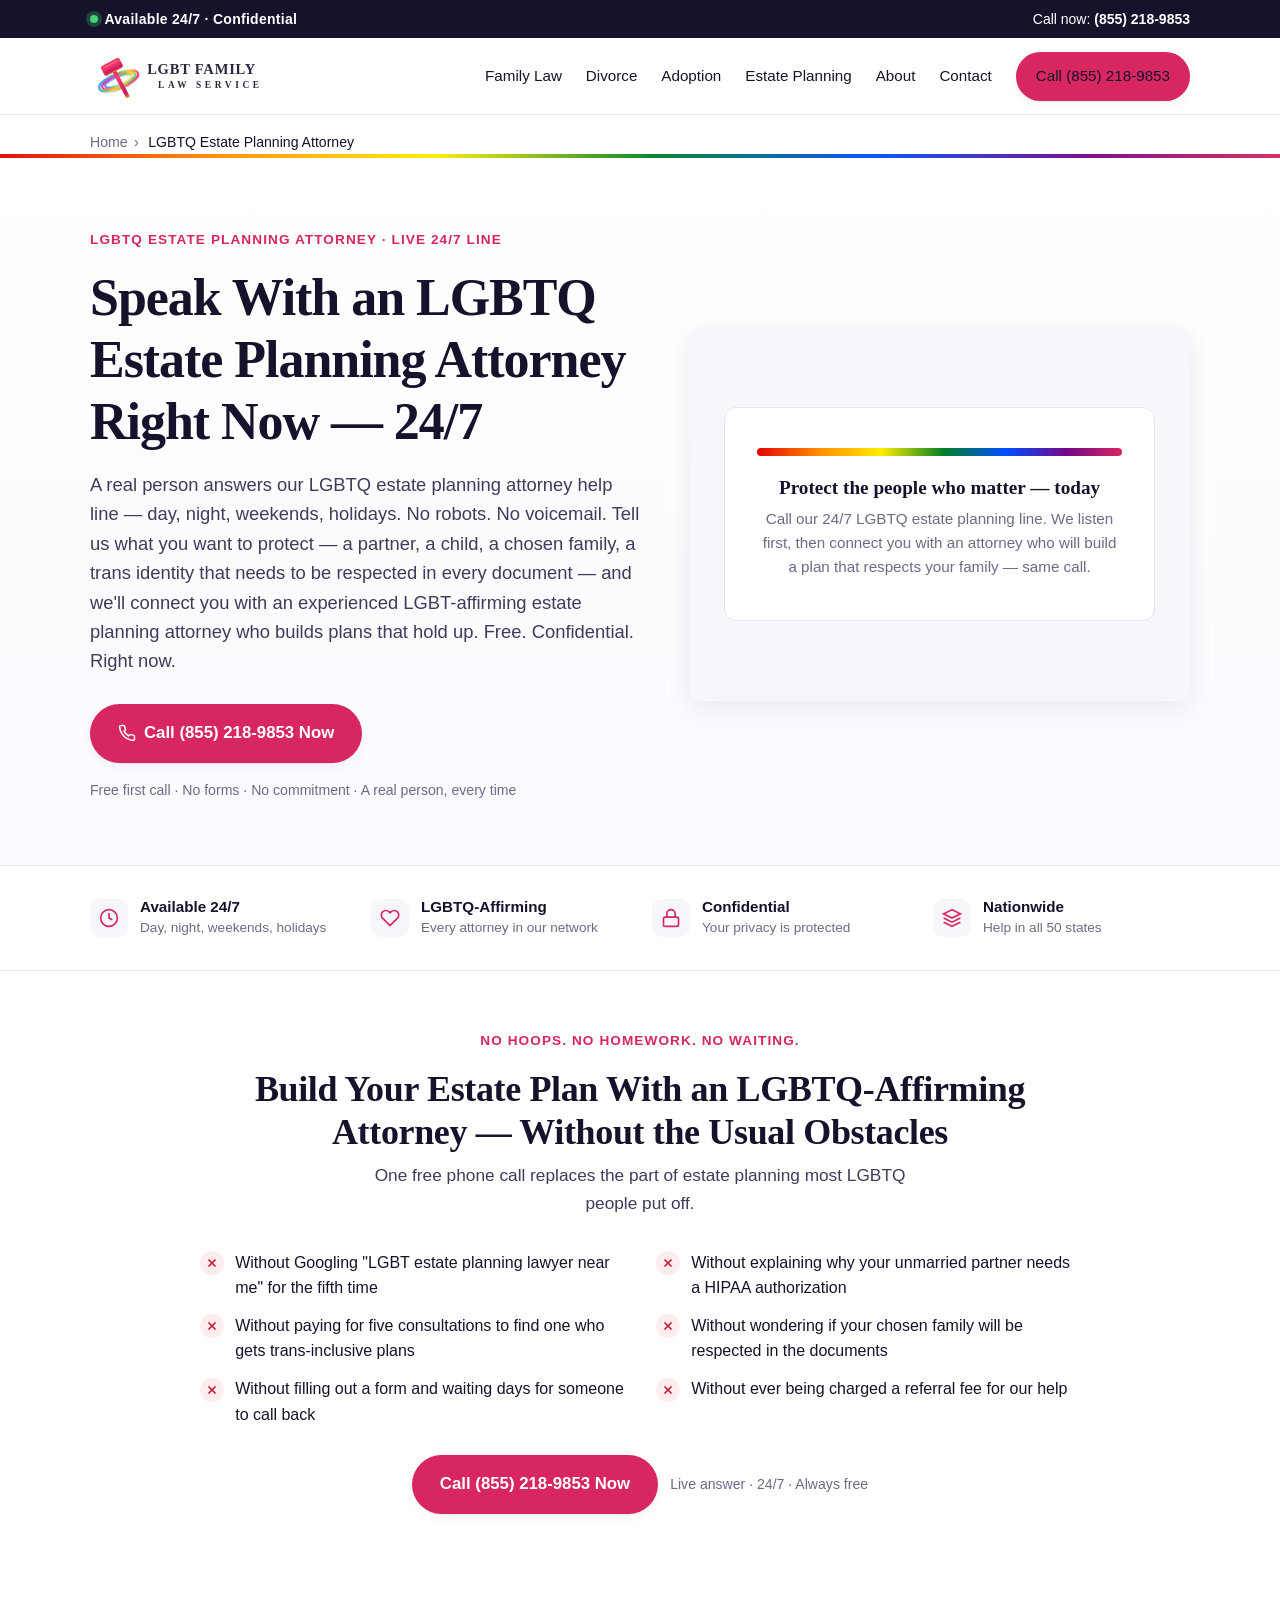
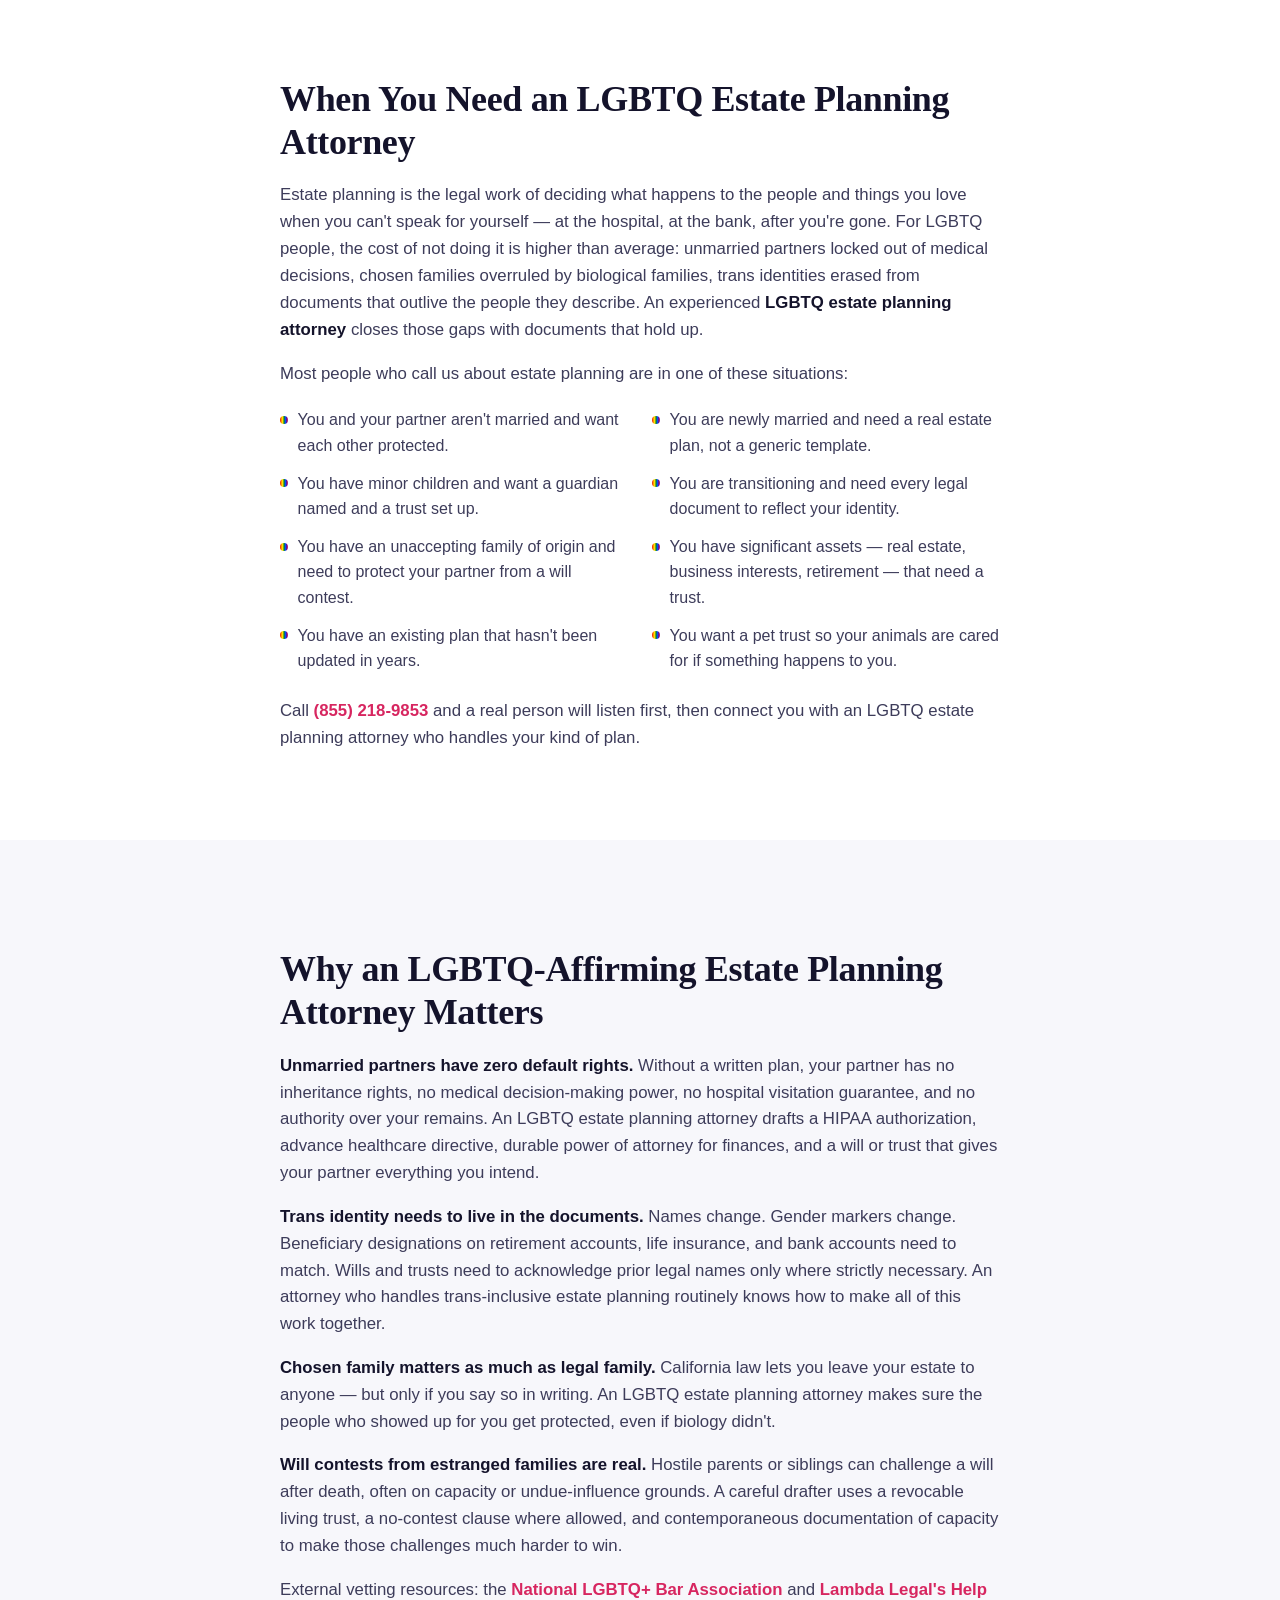
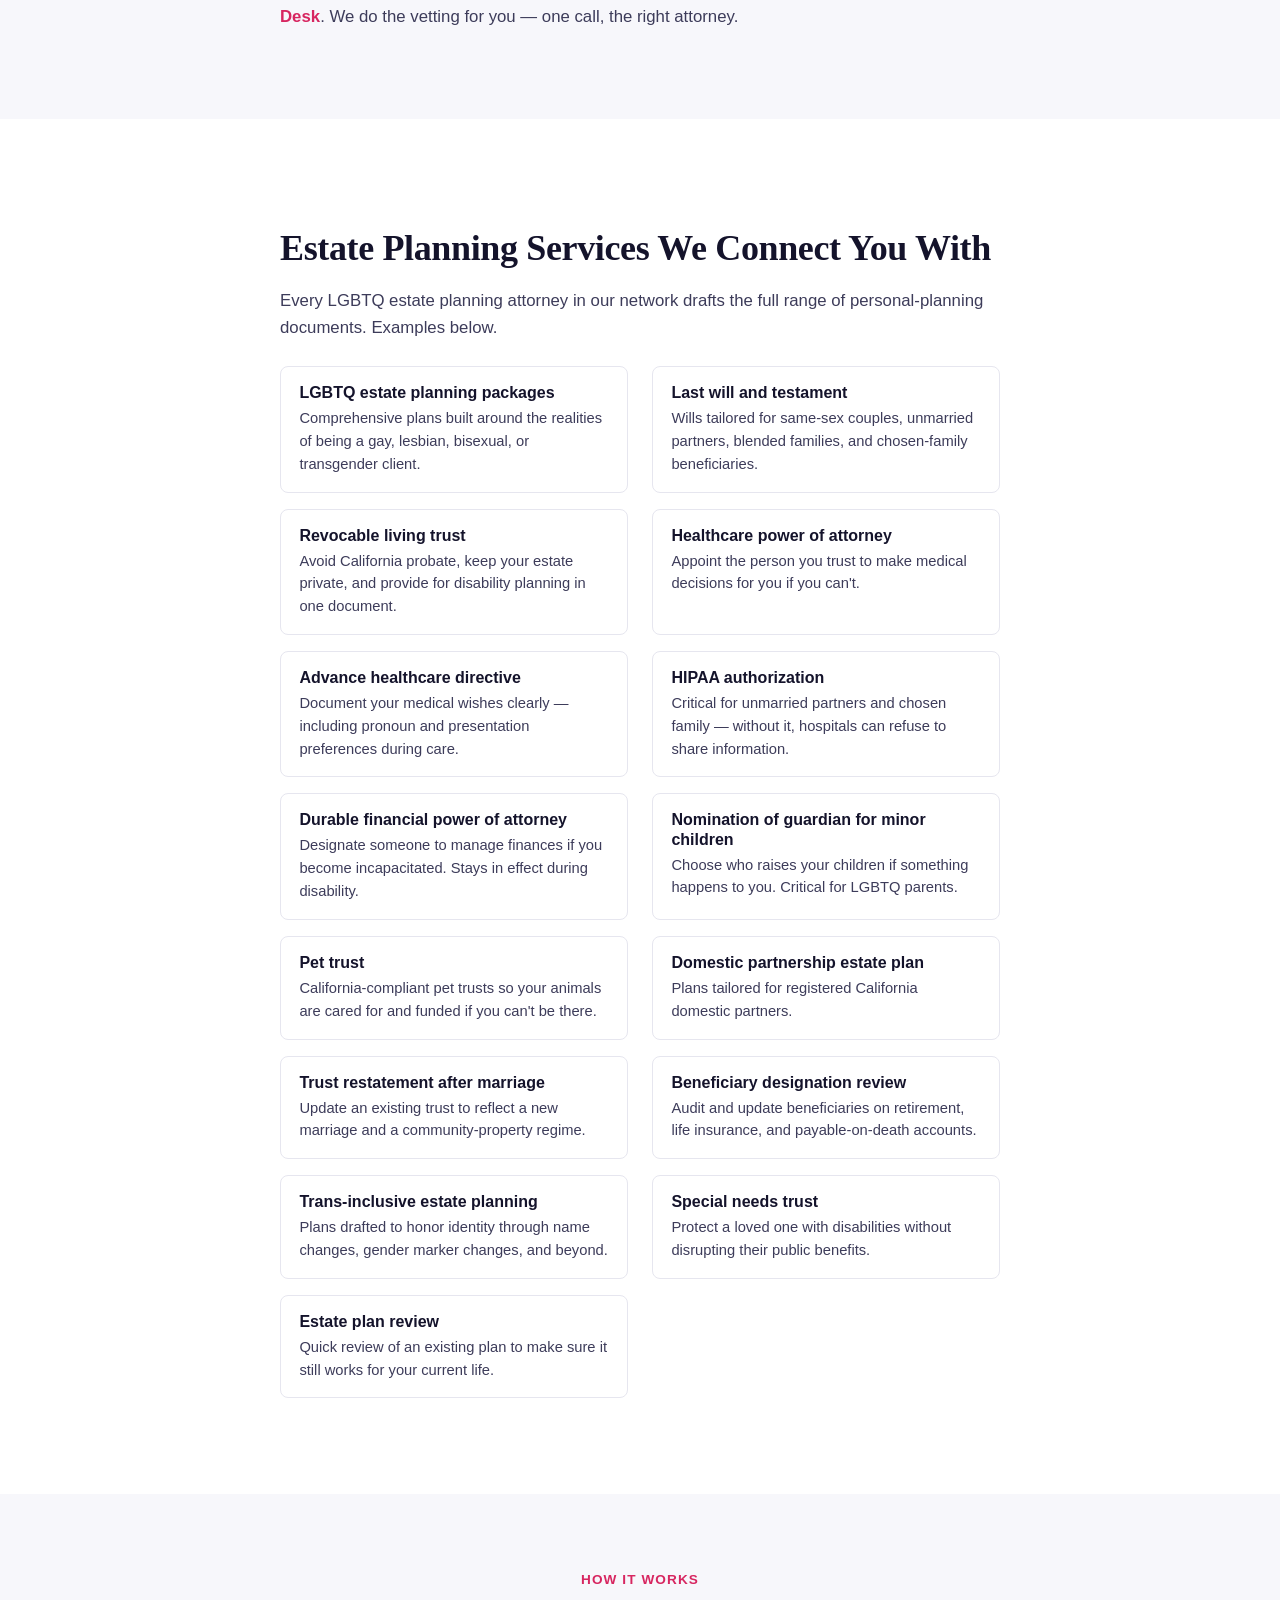
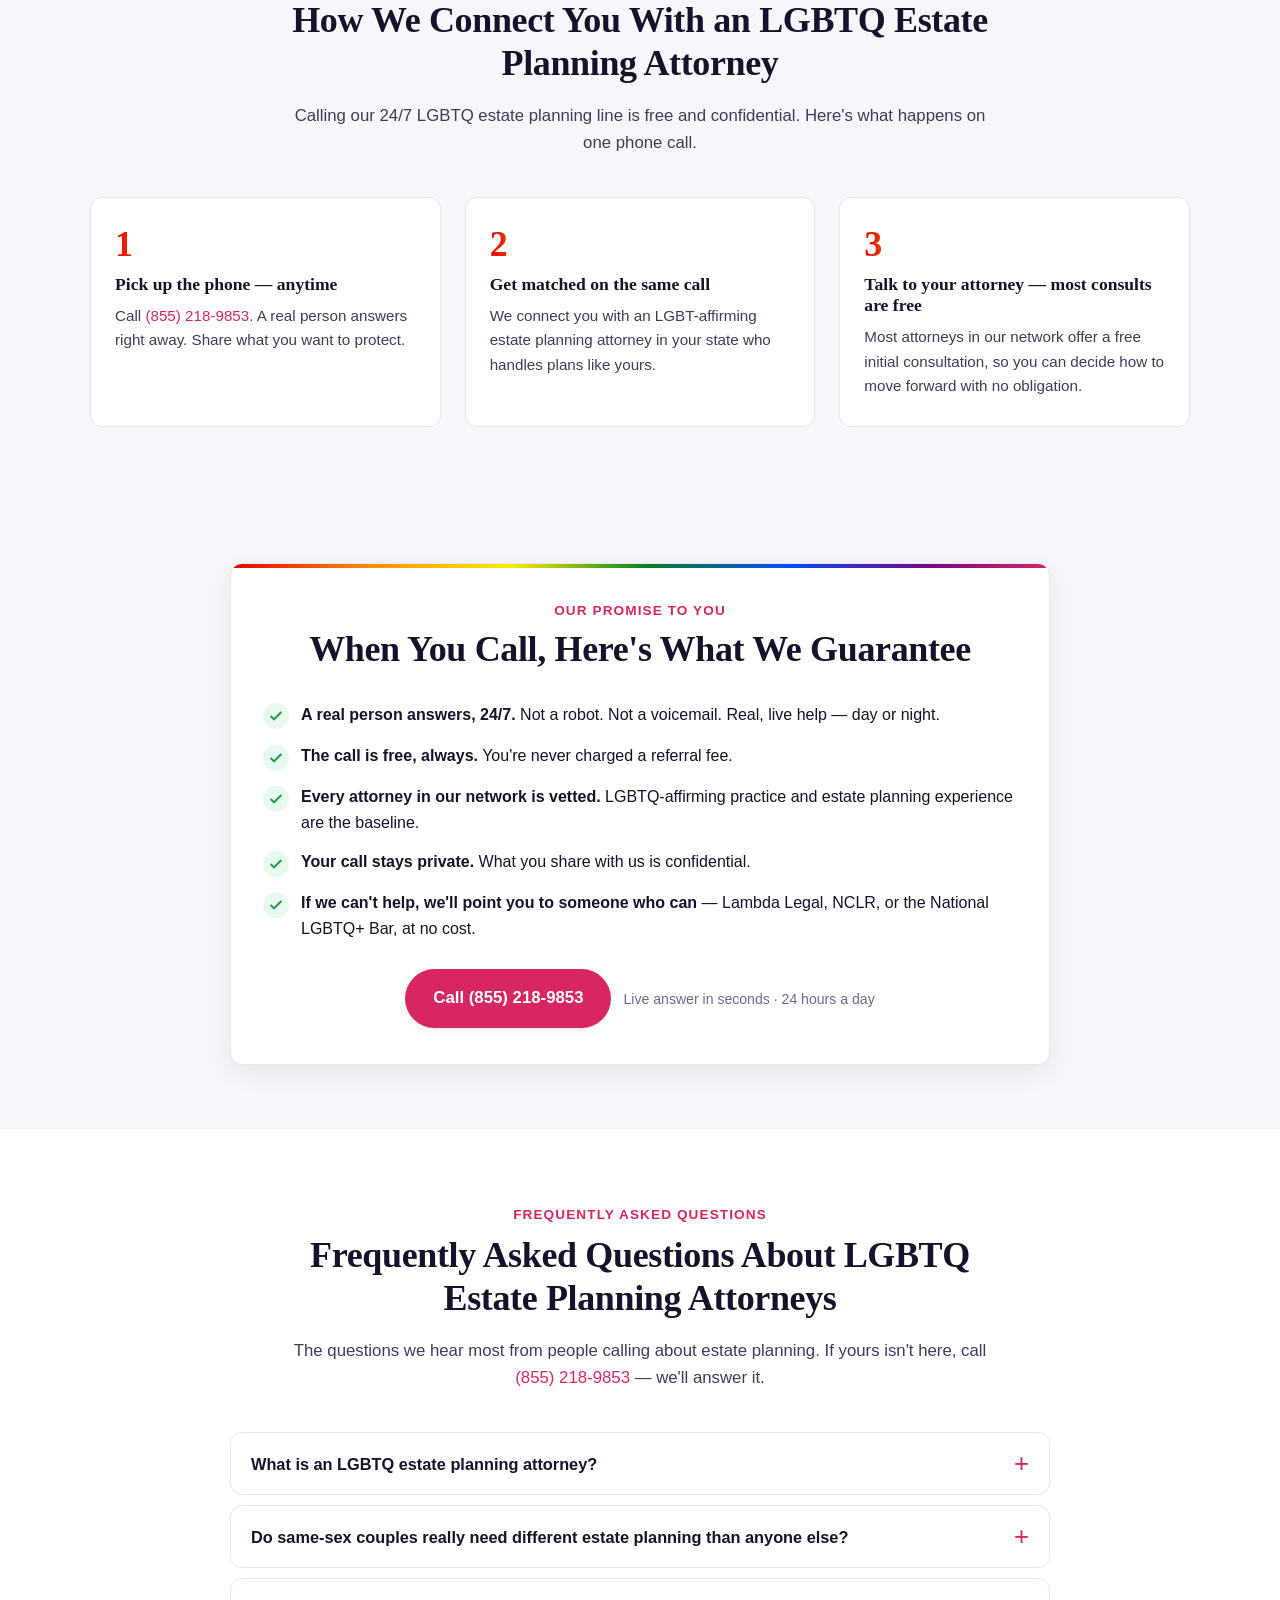
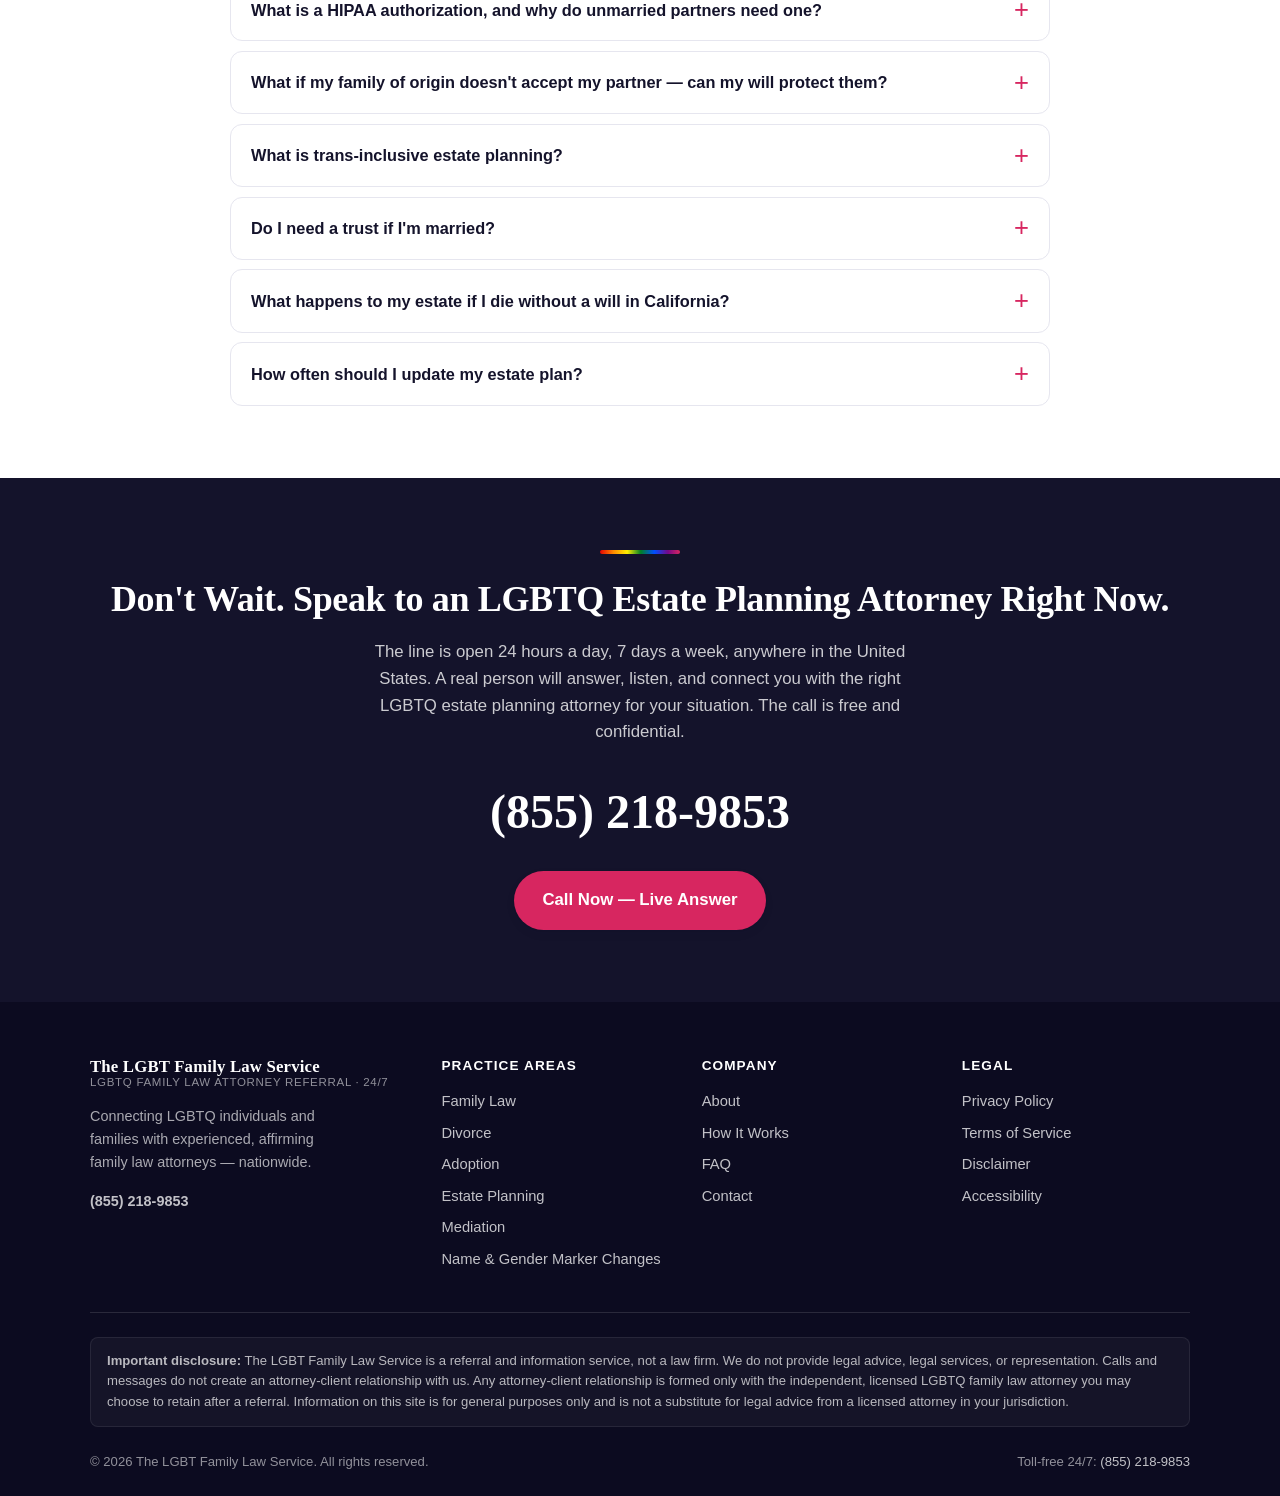
<file: estate-planning/index.html>
<!DOCTYPE html>
<html lang="en">
<head>
  <meta charset="UTF-8" />
  <meta name="viewport" content="width=device-width, initial-scale=1.0" />

  <title>LGBTQ Estate Planning Attorney — Free 24/7 Connection | The LGBT Family Law Service</title>
  <meta name="description" content="Need an LGBTQ estate planning attorney? A real person answers our 24/7 line and connects you with experienced LGBT-affirming attorneys for wills, trusts, healthcare directives, HIPAA authorizations for unmarried partners, and trans-inclusive estate plans. Call (855) 218-9853." />
  <meta name="keywords" content="LGBTQ estate planning attorney, same-sex estate planning, LGBT will attorney, revocable living trust same-sex couples, healthcare power of attorney, advance healthcare directive, HIPAA authorization unmarried partner, trans-inclusive estate planning, pet trust, special needs trust, domestic partnership estate plan" />
  <meta name="robots" content="index, follow, max-image-preview:large" />
  <link rel="canonical" href="https://www.lgbtfamilylawservice.com/estate-planning/" />
  <meta name="theme-color" content="#14132b" />

  <meta property="og:type" content="website" />
  <meta property="og:site_name" content="The LGBT Family Law Service" />
  <meta property="og:title" content="LGBTQ Estate Planning Attorney — Free 24/7 Connection" />
  <meta property="og:description" content="Speak with an LGBTQ estate planning attorney right now. Call (855) 218-9853 — a real person answers 24/7." />
  <meta property="og:url" content="https://www.lgbtfamilylawservice.com/estate-planning/" />
  <meta property="og:image" content="https://www.lgbtfamilylawservice.com/assets/img/og-image.jpg" />

  <meta name="twitter:card" content="summary_large_image" />
  <meta name="twitter:title" content="LGBTQ Estate Planning Attorney — Free 24/7 Connection" />
  <meta name="twitter:description" content="A real person answers. We connect you with an LGBTQ estate planning attorney — same call. (855) 218-9853." />

  <link rel="icon" type="image/svg+xml" href="/assets/img/favicon.svg" />
  <link rel="apple-touch-icon" href="/assets/img/favicon.svg" />
  <link rel="stylesheet" href="/assets/css/styles.css" />

  <script type="application/ld+json">
  {
    "@context": "https://schema.org",
    "@graph": [
      { "@type": "Organization", "@id": "https://www.lgbtfamilylawservice.com/#organization", "name": "The LGBT Family Law Service", "url": "https://www.lgbtfamilylawservice.com/", "logo": "https://www.lgbtfamilylawservice.com/assets/img/logo.svg", "telephone": "+1-855-218-9853", "areaServed": { "@type": "Country", "name": "United States" } },
      { "@type": "WebSite", "@id": "https://www.lgbtfamilylawservice.com/#website", "url": "https://www.lgbtfamilylawservice.com/", "name": "The LGBT Family Law Service", "publisher": { "@id": "https://www.lgbtfamilylawservice.com/#organization" }, "inLanguage": "en-US" },
      { "@type": "WebPage", "@id": "https://www.lgbtfamilylawservice.com/estate-planning/#webpage", "url": "https://www.lgbtfamilylawservice.com/estate-planning/", "name": "LGBTQ Estate Planning Attorney — Free 24/7 Connection", "isPartOf": { "@id": "https://www.lgbtfamilylawservice.com/#website" }, "inLanguage": "en-US" },
      { "@type": "BreadcrumbList", "itemListElement": [
        { "@type": "ListItem", "position": 1, "name": "Home", "item": "https://www.lgbtfamilylawservice.com/" },
        { "@type": "ListItem", "position": 2, "name": "LGBTQ Estate Planning Attorney", "item": "https://www.lgbtfamilylawservice.com/estate-planning/" }
      ] },
      { "@type": "Service", "@id": "https://www.lgbtfamilylawservice.com/estate-planning/#service", "name": "LGBTQ Estate Planning Attorney Referral", "serviceType": "LGBTQ estate planning attorney referral", "provider": { "@id": "https://www.lgbtfamilylawservice.com/#organization" }, "areaServed": { "@type": "Country", "name": "United States" }, "audience": { "@type": "Audience", "audienceType": "LGBTQ individuals, couples, and families" }, "description": "Free 24/7 connection to experienced LGBTQ estate planning attorneys for wills, revocable living trusts, healthcare and financial powers of attorney, HIPAA authorizations for unmarried partners, trans-inclusive plans, pet trusts, and special needs trusts." },
      { "@type": "FAQPage", "mainEntity": [
        { "@type": "Question", "name": "What is an LGBTQ estate planning attorney?", "acceptedAnswer": { "@type": "Answer", "text": "An LGBTQ estate planning attorney is a lawyer who drafts wills, trusts, powers of attorney, healthcare directives, and related documents — and who has specific experience with the issues that affect gay, lesbian, bisexual, and transgender clients. That includes protecting unmarried partners, building trans-inclusive plans, naming chosen-family beneficiaries, and avoiding probate challenges from estranged families of origin." } },
        { "@type": "Question", "name": "Do same-sex couples really need different estate planning than anyone else?", "acceptedAnswer": { "@type": "Answer", "text": "The legal tools are the same — wills, trusts, POAs, healthcare directives. The risks are different. Unmarried partners get no automatic inheritance or hospital visitation rights. Families of origin who don't accept the relationship can contest a will. Transgender clients need documents that hold up across name and gender changes. An LGBTQ estate planning attorney builds plans that anticipate those specific risks." } },
        { "@type": "Question", "name": "What is a HIPAA authorization, and why do unmarried partners need one?", "acceptedAnswer": { "@type": "Answer", "text": "A HIPAA authorization lets a named person access your medical records and speak with your doctors. Spouses and minors' parents are automatically granted this access. Unmarried partners — and even adult children's parents in some situations — are not. Without a HIPAA authorization, your partner may be told nothing about your condition. An LGBTQ estate planning attorney drafts these as part of a basic estate package." } },
        { "@type": "Question", "name": "What if my family of origin doesn't accept my partner — can my will protect them?", "acceptedAnswer": { "@type": "Answer", "text": "Yes. A carefully drafted will, supported by a revocable living trust and clear documentation of capacity, can protect a partner from a will contest by an estranged or hostile family of origin. An LGBTQ estate planning attorney knows the additional steps — letters of explanation, video witnessing, no-contest clauses where allowed — that strengthen a plan against challenge." } },
        { "@type": "Question", "name": "What is trans-inclusive estate planning?", "acceptedAnswer": { "@type": "Answer", "text": "Trans-inclusive estate planning is drafted to remain valid and respectful through name changes, gender marker changes, and evolving identity. It uses chosen names where appropriate, references prior legal names only when necessary, ensures beneficiary designations and account titles are updated, and uses gender-neutral terminology where possible. It also coordinates with documents like the advance healthcare directive to reflect the client's wishes about care, presentation, and pronouns." } },
        { "@type": "Question", "name": "Do I need a trust if I'm married?", "acceptedAnswer": { "@type": "Answer", "text": "Marriage helps, but it doesn't automatically avoid probate, doesn't always protect children from a prior relationship, and doesn't override mismatched beneficiary designations. A revocable living trust avoids California probate, keeps your estate private, and lets you plan for disability — all useful for same-sex married couples. An LGBTQ estate planning attorney can tell you whether a trust adds value for your situation." } },
        { "@type": "Question", "name": "What happens to my estate if I die without a will in California?", "acceptedAnswer": { "@type": "Answer", "text": "California's intestate succession laws decide. For a married person, the surviving spouse generally inherits community property; separate property is split among the spouse, children, and parents depending on circumstances. For an unmarried person, assets pass to children, parents, siblings, and other relatives in a fixed order — even if you would have wanted them to go to a partner, chosen family, or charity. A will is how you make sure your wishes win." } },
        { "@type": "Question", "name": "How often should I update my estate plan?", "acceptedAnswer": { "@type": "Answer", "text": "Review your plan every three to five years, and any time you have a major life event: marriage, divorce, a new child, a death in the family, a significant change in assets, a move to a new state, a gender marker change, or a change in your relationship with named beneficiaries. An LGBTQ estate planning attorney can do a quick review for far less than building a new plan from scratch." } }
      ] }
    ]
  }
  </script>
</head>
<body>

<a class="skip-link" href="#main">Skip to main content</a>

<div class="utility-bar" role="region" aria-label="Contact information">
  <div class="container">
    <span class="badge-247">Available 24/7 · Confidential</span>
    <span class="util-meta">Call now: <a href="tel:+18552189853"><strong>(855) 218-9853</strong></a></span>
  </div>
</div>

<header class="site-header" role="banner">
  <div class="container">
    <a class="brand" href="/" aria-label="The LGBT Family Law Service — Home">
      <img src="/assets/img/logo.svg" alt="The LGBT Family Law Service — LGBTQ estate planning attorney referral logo" width="220" height="60" />
    </a>
    <nav class="nav" id="primary-nav" aria-label="Primary">
      <a href="/family-law/">Family Law</a>
      <a href="/divorce/">Divorce</a>
      <a href="/adoption/">Adoption</a>
      <a href="/estate-planning/">Estate Planning</a>
      <a href="/about/">About</a>
      <a href="/contact/">Contact</a>
      <a class="btn btn-primary" href="tel:+18552189853">Call (855) 218-9853</a>
    </nav>
    <button class="nav-toggle" aria-controls="primary-nav" aria-expanded="false" aria-label="Open navigation menu" onclick="document.getElementById('primary-nav').classList.toggle('open'); this.setAttribute('aria-expanded', this.getAttribute('aria-expanded')==='false' ? 'true':'false');">
      <svg viewBox="0 0 24 24" fill="none" stroke="currentColor" stroke-width="2" aria-hidden="true"><line x1="3" y1="6" x2="21" y2="6"/><line x1="3" y1="12" x2="21" y2="12"/><line x1="3" y1="18" x2="21" y2="18"/></svg>
    </button>
  </div>
</header>

<main id="main">

<nav class="breadcrumb" aria-label="Breadcrumb">
  <div class="container">
    <ol>
      <li><a href="/">Home</a></li>
      <li aria-current="page">LGBTQ Estate Planning Attorney</li>
    </ol>
  </div>
</nav>

<section class="hero">
  <div class="container hero-inner">
    <div class="hero-copy">
      <span class="hero-eyebrow">LGBTQ Estate Planning Attorney · Live 24/7 Line</span>
      <h1>Speak With an LGBTQ Estate Planning Attorney Right Now — 24/7</h1>
      <p class="lead">A real person answers our LGBTQ estate planning attorney help line — day, night, weekends, holidays. No robots. No voicemail. Tell us what you want to protect — a partner, a child, a chosen family, a trans identity that needs to be respected in every document — and we'll connect you with an experienced LGBT-affirming estate planning attorney who builds plans that hold up. Free. Confidential. Right now.</p>
      <div class="hero-ctas">
        <a class="btn btn-primary btn-lg" href="tel:+18552189853" aria-label="Call us, 8 5 5, 2 1 8, 9 8 5 3">
          <svg width="18" height="18" viewBox="0 0 24 24" fill="none" stroke="currentColor" stroke-width="2" aria-hidden="true"><path d="M22 16.92v3a2 2 0 0 1-2.18 2 19.79 19.79 0 0 1-8.63-3.07 19.5 19.5 0 0 1-6-6 19.79 19.79 0 0 1-3.07-8.67A2 2 0 0 1 4.11 2h3a2 2 0 0 1 2 1.72c.13.96.37 1.9.72 2.81a2 2 0 0 1-.45 2.11L8.09 9.91a16 16 0 0 0 6 6l1.27-1.27a2 2 0 0 1 2.11-.45c.91.35 1.85.59 2.81.72A2 2 0 0 1 22 16.92z"/></svg>
          Call (855) 218-9853 Now
        </a>
      </div>
      <p style="font-size:0.88rem; color: var(--color-muted); margin-top: 1rem; margin-bottom: 0;">Free first call · No forms · No commitment · A real person, every time</p>
    </div>

    <div class="hero-visual" aria-hidden="true">
      <div class="placeholder-card">
        <div class="pride-bar"></div>
        <h3>Protect the people who matter — today</h3>
        <p>Call our 24/7 LGBTQ estate planning line. We listen first, then connect you with an attorney who will build a plan that respects your family — same call.</p>
      </div>
    </div>
  </div>
</section>

<section class="trust-strip" aria-label="Why work with The LGBT Family Law Service">
  <div class="container">
    <div class="row">
      <div class="trust-item"><div class="ti-icon"><svg viewBox="0 0 24 24" fill="none" stroke="currentColor" stroke-width="2"><circle cx="12" cy="12" r="10"/><polyline points="12 6 12 12 16 14"/></svg></div><div><h4>Available 24/7</h4><p>Day, night, weekends, holidays</p></div></div>
      <div class="trust-item"><div class="ti-icon"><svg viewBox="0 0 24 24" fill="none" stroke="currentColor" stroke-width="2"><path d="M20.84 4.61a5.5 5.5 0 0 0-7.78 0L12 5.67l-1.06-1.06a5.5 5.5 0 0 0-7.78 7.78l1.06 1.06L12 21.23l7.78-7.78 1.06-1.06a5.5 5.5 0 0 0 0-7.78z"/></svg></div><div><h4>LGBTQ-Affirming</h4><p>Every attorney in our network</p></div></div>
      <div class="trust-item"><div class="ti-icon"><svg viewBox="0 0 24 24" fill="none" stroke="currentColor" stroke-width="2"><rect x="3" y="11" width="18" height="11" rx="2"/><path d="M7 11V7a5 5 0 0 1 10 0v4"/></svg></div><div><h4>Confidential</h4><p>Your privacy is protected</p></div></div>
      <div class="trust-item"><div class="ti-icon"><svg viewBox="0 0 24 24" fill="none" stroke="currentColor" stroke-width="2"><path d="M12 2L2 7l10 5 10-5-10-5z"/><path d="M2 17l10 5 10-5"/><path d="M2 12l10 5 10-5"/></svg></div><div><h4>Nationwide</h4><p>Help in all 50 states</p></div></div>
    </div>
  </div>
</section>

<section class="without" aria-label="What you skip when you call us">
  <div class="container">
    <div class="without-inner">
      <span class="hero-eyebrow">No hoops. No homework. No waiting.</span>
      <h2>Build Your Estate Plan With an LGBTQ-Affirming Attorney — Without the Usual Obstacles</h2>
      <p class="lead-line">One free phone call replaces the part of estate planning most LGBTQ people put off.</p>
      <div class="without-list">
        <div class="without-item"><span class="x" aria-hidden="true"><svg viewBox="0 0 24 24" fill="none" stroke="currentColor" stroke-width="3"><line x1="6" y1="6" x2="18" y2="18"/><line x1="18" y1="6" x2="6" y2="18"/></svg></span>Without Googling "LGBT estate planning lawyer near me" for the fifth time</div>
        <div class="without-item"><span class="x" aria-hidden="true"><svg viewBox="0 0 24 24" fill="none" stroke="currentColor" stroke-width="3"><line x1="6" y1="6" x2="18" y2="18"/><line x1="18" y1="6" x2="6" y2="18"/></svg></span>Without explaining why your unmarried partner needs a HIPAA authorization</div>
        <div class="without-item"><span class="x" aria-hidden="true"><svg viewBox="0 0 24 24" fill="none" stroke="currentColor" stroke-width="3"><line x1="6" y1="6" x2="18" y2="18"/><line x1="18" y1="6" x2="6" y2="18"/></svg></span>Without paying for five consultations to find one who gets trans-inclusive plans</div>
        <div class="without-item"><span class="x" aria-hidden="true"><svg viewBox="0 0 24 24" fill="none" stroke="currentColor" stroke-width="3"><line x1="6" y1="6" x2="18" y2="18"/><line x1="18" y1="6" x2="6" y2="18"/></svg></span>Without wondering if your chosen family will be respected in the documents</div>
        <div class="without-item"><span class="x" aria-hidden="true"><svg viewBox="0 0 24 24" fill="none" stroke="currentColor" stroke-width="3"><line x1="6" y1="6" x2="18" y2="18"/><line x1="18" y1="6" x2="6" y2="18"/></svg></span>Without filling out a form and waiting days for someone to call back</div>
        <div class="without-item"><span class="x" aria-hidden="true"><svg viewBox="0 0 24 24" fill="none" stroke="currentColor" stroke-width="3"><line x1="6" y1="6" x2="18" y2="18"/><line x1="18" y1="6" x2="6" y2="18"/></svg></span>Without ever being charged a referral fee for our help</div>
      </div>
      <div class="cta-mini">
        <a class="btn btn-primary btn-lg" href="tel:+18552189853">Call (855) 218-9853 Now</a>
        <p class="micro">Live answer · 24/7 · Always free</p>
      </div>
    </div>
  </div>
</section>

<section class="section">
  <div class="container prose">
    <h2>When You Need an LGBTQ Estate Planning Attorney</h2>
    <p>Estate planning is the legal work of deciding what happens to the people and things you love when you can't speak for yourself — at the hospital, at the bank, after you're gone. For LGBTQ people, the cost of not doing it is higher than average: unmarried partners locked out of medical decisions, chosen families overruled by biological families, trans identities erased from documents that outlive the people they describe. An experienced <strong>LGBTQ estate planning attorney</strong> closes those gaps with documents that hold up.</p>
    <p>Most people who call us about estate planning are in one of these situations:</p>
    <div class="situations" role="list">
      <div class="situation" role="listitem">You and your partner aren't married and want each other protected.</div>
      <div class="situation" role="listitem">You are newly married and need a real estate plan, not a generic template.</div>
      <div class="situation" role="listitem">You have minor children and want a guardian named and a trust set up.</div>
      <div class="situation" role="listitem">You are transitioning and need every legal document to reflect your identity.</div>
      <div class="situation" role="listitem">You have an unaccepting family of origin and need to protect your partner from a will contest.</div>
      <div class="situation" role="listitem">You have significant assets — real estate, business interests, retirement — that need a trust.</div>
      <div class="situation" role="listitem">You have an existing plan that hasn't been updated in years.</div>
      <div class="situation" role="listitem">You want a pet trust so your animals are cared for if something happens to you.</div>
    </div>
    <p>Call <a href="tel:+18552189853">(855) 218-9853</a> and a real person will listen first, then connect you with an LGBTQ estate planning attorney who handles your kind of plan.</p>
  </div>
</section>

<section class="section section-alt">
  <div class="container prose">
    <h2>Why an LGBTQ-Affirming Estate Planning Attorney Matters</h2>
    <p><strong>Unmarried partners have zero default rights.</strong> Without a written plan, your partner has no inheritance rights, no medical decision-making power, no hospital visitation guarantee, and no authority over your remains. An LGBTQ estate planning attorney drafts a HIPAA authorization, advance healthcare directive, durable power of attorney for finances, and a will or trust that gives your partner everything you intend.</p>
    <p><strong>Trans identity needs to live in the documents.</strong> Names change. Gender markers change. Beneficiary designations on retirement accounts, life insurance, and bank accounts need to match. Wills and trusts need to acknowledge prior legal names only where strictly necessary. An attorney who handles trans-inclusive estate planning routinely knows how to make all of this work together.</p>
    <p><strong>Chosen family matters as much as legal family.</strong> California law lets you leave your estate to anyone — but only if you say so in writing. An LGBTQ estate planning attorney makes sure the people who showed up for you get protected, even if biology didn't.</p>
    <p><strong>Will contests from estranged families are real.</strong> Hostile parents or siblings can challenge a will after death, often on capacity or undue-influence grounds. A careful drafter uses a revocable living trust, a no-contest clause where allowed, and contemporaneous documentation of capacity to make those challenges much harder to win.</p>
    <p>External vetting resources: the <a href="https://lgbtqbar.org/about/gethelp/" rel="noopener">National LGBTQ+ Bar Association</a> and <a href="https://www.lambdalegal.org/help" rel="noopener">Lambda Legal's Help Desk</a>. We do the vetting for you — one call, the right attorney.</p>
  </div>
</section>

<section class="section">
  <div class="container prose">
    <h2>Estate Planning Services We Connect You With</h2>
    <p>Every LGBTQ estate planning attorney in our network drafts the full range of personal-planning documents. Examples below.</p>
    <div class="service-items">
      <div class="service-item"><h3>LGBTQ estate planning packages</h3><p>Comprehensive plans built around the realities of being a gay, lesbian, bisexual, or transgender client.</p></div>
      <div class="service-item"><h3>Last will and testament</h3><p>Wills tailored for same-sex couples, unmarried partners, blended families, and chosen-family beneficiaries.</p></div>
      <div class="service-item"><h3>Revocable living trust</h3><p>Avoid California probate, keep your estate private, and provide for disability planning in one document.</p></div>
      <div class="service-item"><h3>Healthcare power of attorney</h3><p>Appoint the person you trust to make medical decisions for you if you can't.</p></div>
      <div class="service-item"><h3>Advance healthcare directive</h3><p>Document your medical wishes clearly — including pronoun and presentation preferences during care.</p></div>
      <div class="service-item"><h3>HIPAA authorization</h3><p>Critical for unmarried partners and chosen family — without it, hospitals can refuse to share information.</p></div>
      <div class="service-item"><h3>Durable financial power of attorney</h3><p>Designate someone to manage finances if you become incapacitated. Stays in effect during disability.</p></div>
      <div class="service-item"><h3>Nomination of guardian for minor children</h3><p>Choose who raises your children if something happens to you. Critical for LGBTQ parents.</p></div>
      <div class="service-item"><h3>Pet trust</h3><p>California-compliant pet trusts so your animals are cared for and funded if you can't be there.</p></div>
      <div class="service-item"><h3>Domestic partnership estate plan</h3><p>Plans tailored for registered California domestic partners.</p></div>
      <div class="service-item"><h3>Trust restatement after marriage</h3><p>Update an existing trust to reflect a new marriage and a community-property regime.</p></div>
      <div class="service-item"><h3>Beneficiary designation review</h3><p>Audit and update beneficiaries on retirement, life insurance, and payable-on-death accounts.</p></div>
      <div class="service-item"><h3>Trans-inclusive estate planning</h3><p>Plans drafted to honor identity through name changes, gender marker changes, and beyond.</p></div>
      <div class="service-item"><h3>Special needs trust</h3><p>Protect a loved one with disabilities without disrupting their public benefits.</p></div>
      <div class="service-item"><h3>Estate plan review</h3><p>Quick review of an existing plan to make sure it still works for your current life.</p></div>
    </div>
  </div>
</section>

<section class="section section-alt">
  <div class="container">
    <div class="section-head">
      <span class="eyebrow">How it works</span>
      <h2>How We Connect You With an LGBTQ Estate Planning Attorney</h2>
      <p>Calling our 24/7 LGBTQ estate planning line is free and confidential. Here's what happens on one phone call.</p>
    </div>
    <div class="steps">
      <div class="step"><div class="step-num">1</div><h3>Pick up the phone — anytime</h3><p>Call <a href="tel:+18552189853">(855) 218-9853</a>. A real person answers right away. Share what you want to protect.</p></div>
      <div class="step"><div class="step-num">2</div><h3>Get matched on the same call</h3><p>We connect you with an LGBT-affirming estate planning attorney in your state who handles plans like yours.</p></div>
      <div class="step"><div class="step-num">3</div><h3>Talk to your attorney — most consults are free</h3><p>Most attorneys in our network offer a free initial consultation, so you can decide how to move forward with no obligation.</p></div>
    </div>
  </div>
</section>

<section class="promise" aria-label="Our promise to you">
  <div class="container">
    <div class="promise-box">
      <span class="promise-eyebrow">Our promise to you</span>
      <h2>When You Call, Here's What We Guarantee</h2>
      <ul class="promise-list">
        <li><span class="ck" aria-hidden="true"><svg viewBox="0 0 24 24" fill="none" stroke="currentColor" stroke-width="3"><polyline points="20 6 9 17 4 12"/></svg></span><span><strong>A real person answers, 24/7.</strong> Not a robot. Not a voicemail. Real, live help — day or night.</span></li>
        <li><span class="ck" aria-hidden="true"><svg viewBox="0 0 24 24" fill="none" stroke="currentColor" stroke-width="3"><polyline points="20 6 9 17 4 12"/></svg></span><span><strong>The call is free, always.</strong> You're never charged a referral fee.</span></li>
        <li><span class="ck" aria-hidden="true"><svg viewBox="0 0 24 24" fill="none" stroke="currentColor" stroke-width="3"><polyline points="20 6 9 17 4 12"/></svg></span><span><strong>Every attorney in our network is vetted.</strong> LGBTQ-affirming practice and estate planning experience are the baseline.</span></li>
        <li><span class="ck" aria-hidden="true"><svg viewBox="0 0 24 24" fill="none" stroke="currentColor" stroke-width="3"><polyline points="20 6 9 17 4 12"/></svg></span><span><strong>Your call stays private.</strong> What you share with us is confidential.</span></li>
        <li><span class="ck" aria-hidden="true"><svg viewBox="0 0 24 24" fill="none" stroke="currentColor" stroke-width="3"><polyline points="20 6 9 17 4 12"/></svg></span><span><strong>If we can't help, we'll point you to someone who can</strong> — Lambda Legal, NCLR, or the National LGBTQ+ Bar, at no cost.</span></li>
      </ul>
      <div class="cta-mini">
        <a class="btn btn-primary btn-lg" href="tel:+18552189853">Call (855) 218-9853</a>
        <p class="micro">Live answer in seconds · 24 hours a day</p>
      </div>
    </div>
  </div>
</section>

<section class="section">
  <div class="container">
    <div class="section-head">
      <span class="eyebrow">Frequently asked questions</span>
      <h2>Frequently Asked Questions About LGBTQ Estate Planning Attorneys</h2>
      <p>The questions we hear most from people calling about estate planning. If yours isn't here, call <a href="tel:+18552189853">(855) 218-9853</a> — we'll answer it.</p>
    </div>
    <div class="faq-list">
      <details class="faq"><summary>What is an LGBTQ estate planning attorney?</summary><div class="faq-body"><p>An LGBTQ estate planning attorney is a lawyer who drafts wills, trusts, powers of attorney, healthcare directives, and related documents — and who has specific experience with the issues that affect gay, lesbian, bisexual, and transgender clients. That includes protecting unmarried partners, building trans-inclusive plans, naming chosen-family beneficiaries, and avoiding probate challenges from estranged families of origin.</p></div></details>
      <details class="faq"><summary>Do same-sex couples really need different estate planning than anyone else?</summary><div class="faq-body"><p>The legal tools are the same — wills, trusts, POAs, healthcare directives. The risks are different. Unmarried partners get no automatic inheritance or hospital visitation rights. Families of origin who don't accept the relationship can contest a will. Transgender clients need documents that hold up across name and gender changes. An LGBTQ estate planning attorney builds plans that anticipate those specific risks.</p></div></details>
      <details class="faq"><summary>What is a HIPAA authorization, and why do unmarried partners need one?</summary><div class="faq-body"><p>A HIPAA authorization lets a named person access your medical records and speak with your doctors. Spouses and minors' parents are automatically granted this access. Unmarried partners — and even adult children's parents in some situations — are not. Without a HIPAA authorization, your partner may be told nothing about your condition. An LGBTQ estate planning attorney drafts these as part of a basic estate package.</p></div></details>
      <details class="faq"><summary>What if my family of origin doesn't accept my partner — can my will protect them?</summary><div class="faq-body"><p>Yes. A carefully drafted will, supported by a revocable living trust and clear documentation of capacity, can protect a partner from a will contest by an estranged or hostile family of origin. An LGBTQ estate planning attorney knows the additional steps — letters of explanation, video witnessing, no-contest clauses where allowed — that strengthen a plan against challenge.</p></div></details>
      <details class="faq"><summary>What is trans-inclusive estate planning?</summary><div class="faq-body"><p>Trans-inclusive estate planning is drafted to remain valid and respectful through name changes, gender marker changes, and evolving identity. It uses chosen names where appropriate, references prior legal names only when necessary, ensures beneficiary designations and account titles are updated, and uses gender-neutral terminology where possible. It also coordinates with documents like the advance healthcare directive to reflect the client's wishes about care, presentation, and pronouns.</p></div></details>
      <details class="faq"><summary>Do I need a trust if I'm married?</summary><div class="faq-body"><p>Marriage helps, but it doesn't automatically avoid probate, doesn't always protect children from a prior relationship, and doesn't override mismatched beneficiary designations. A revocable living trust avoids California probate, keeps your estate private, and lets you plan for disability — all useful for same-sex married couples. An LGBTQ estate planning attorney can tell you whether a trust adds value for your situation.</p></div></details>
      <details class="faq"><summary>What happens to my estate if I die without a will in California?</summary><div class="faq-body"><p>California's intestate succession laws decide. For a married person, the surviving spouse generally inherits community property; separate property is split among the spouse, children, and parents depending on circumstances. For an unmarried person, assets pass to children, parents, siblings, and other relatives in a fixed order — even if you would have wanted them to go to a partner, chosen family, or charity. A will is how you make sure your wishes win.</p></div></details>
      <details class="faq"><summary>How often should I update my estate plan?</summary><div class="faq-body"><p>Review your plan every three to five years, and any time you have a major life event: marriage, divorce, a new child, a death in the family, a significant change in assets, a move to a new state, a gender marker change, or a change in your relationship with named beneficiaries. An LGBTQ estate planning attorney can do a quick review for far less than building a new plan from scratch.</p></div></details>
    </div>
  </div>
</section>

<section class="final-cta">
  <div class="container">
    <h2>Don't Wait. Speak to an LGBTQ Estate Planning Attorney Right Now.</h2>
    <p>The line is open 24 hours a day, 7 days a week, anywhere in the United States. A real person will answer, listen, and connect you with the right LGBTQ estate planning attorney for your situation. The call is free and confidential.</p>
    <div class="phone-big"><a href="tel:+18552189853" aria-label="Call us, 8 5 5, 2 1 8, 9 8 5 3">(855) 218-9853</a></div>
    <div class="ctas">
      <a class="btn btn-primary btn-lg" href="tel:+18552189853">Call Now — Live Answer</a>
    </div>
  </div>
</section>

</main>

<footer class="site-footer" role="contentinfo">
  <div class="container">
    <div class="footer-grid">
      <div class="footer-brand">
        <div class="brand-name">The LGBT Family Law Service<span>LGBTQ Family Law Attorney Referral · 24/7</span></div>
        <p>Connecting LGBTQ individuals and families with experienced, affirming family law attorneys — nationwide.</p>
        <p><strong><a href="tel:+18552189853">(855) 218-9853</a></strong></p>
      </div>
      <div>
        <h4>Practice Areas</h4>
        <ul>
          <li><a href="/family-law/">Family Law</a></li>
          <li><a href="/divorce/">Divorce</a></li>
          <li><a href="/adoption/">Adoption</a></li>
          <li><a href="/estate-planning/">Estate Planning</a></li>
          <li><a href="/mediation/">Mediation</a></li>
          <li><a href="/identity-documents/">Name &amp; Gender Marker Changes</a></li>
        </ul>
      </div>
      <div>
        <h4>Company</h4>
        <ul>
          <li><a href="/about/">About</a></li>
          <li><a href="/how-it-works/">How It Works</a></li>
          <li><a href="/faq/">FAQ</a></li>
          <li><a href="/contact/">Contact</a></li>
        </ul>
      </div>
      <div>
        <h4>Legal</h4>
        <ul>
          <li><a href="/privacy-policy/">Privacy Policy</a></li>
          <li><a href="/terms-of-service/">Terms of Service</a></li>
          <li><a href="/disclaimer/">Disclaimer</a></li>
          <li><a href="/accessibility/">Accessibility</a></li>
        </ul>
      </div>
    </div>

    <div class="affiliate-disclosure">
      <strong>Important disclosure:</strong> The LGBT Family Law Service is a referral and information service, not a law firm. We do not provide legal advice, legal services, or representation. Calls and messages do not create an attorney-client relationship with us. Any attorney-client relationship is formed only with the independent, licensed LGBTQ family law attorney you may choose to retain after a referral. Information on this site is for general purposes only and is not a substitute for legal advice from a licensed attorney in your jurisdiction.
    </div>

    <div class="footer-bottom">
      <span>&copy; <span id="yr"></span> The LGBT Family Law Service. All rights reserved.</span>
      <span>Toll-free 24/7: <a href="tel:+18552189853">(855) 218-9853</a></span>
    </div>
  </div>
</footer>

<script>document.getElementById('yr').textContent = new Date().getFullYear();</script>
</body>
</html>
</file>
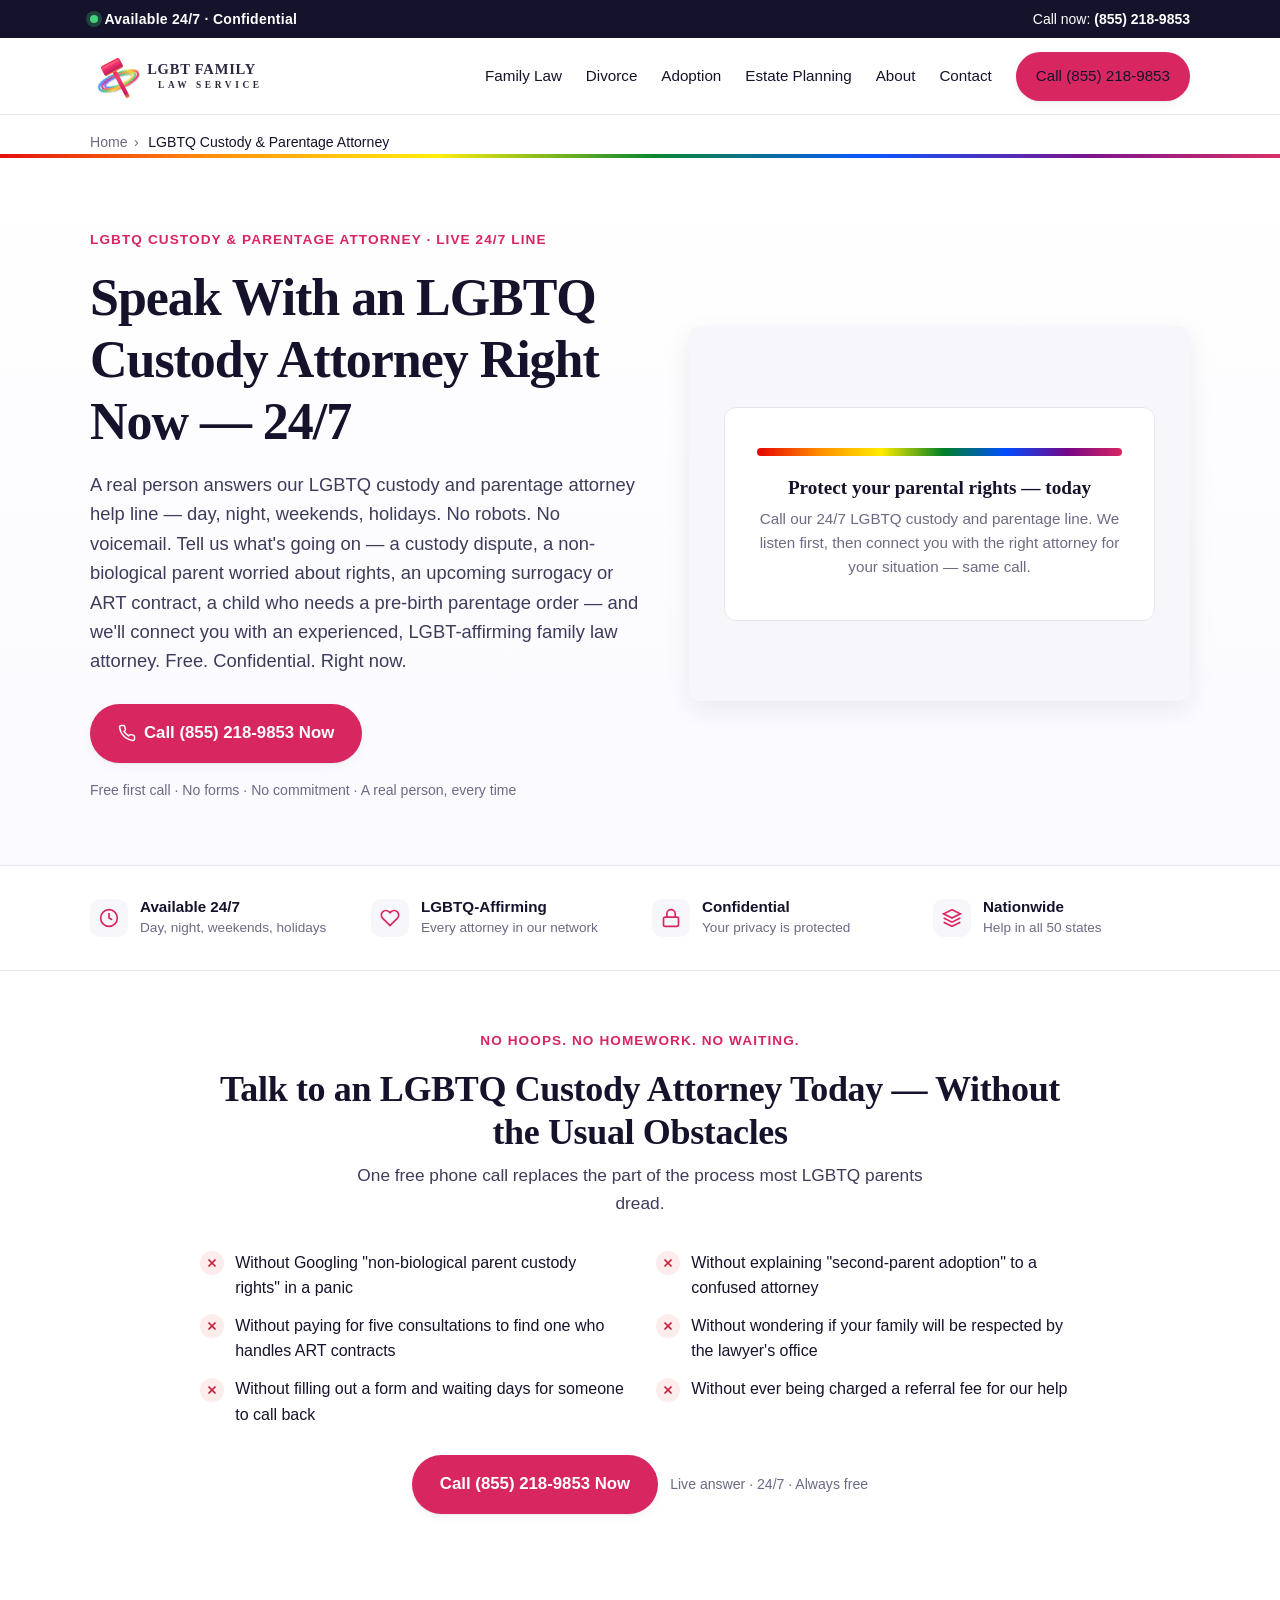
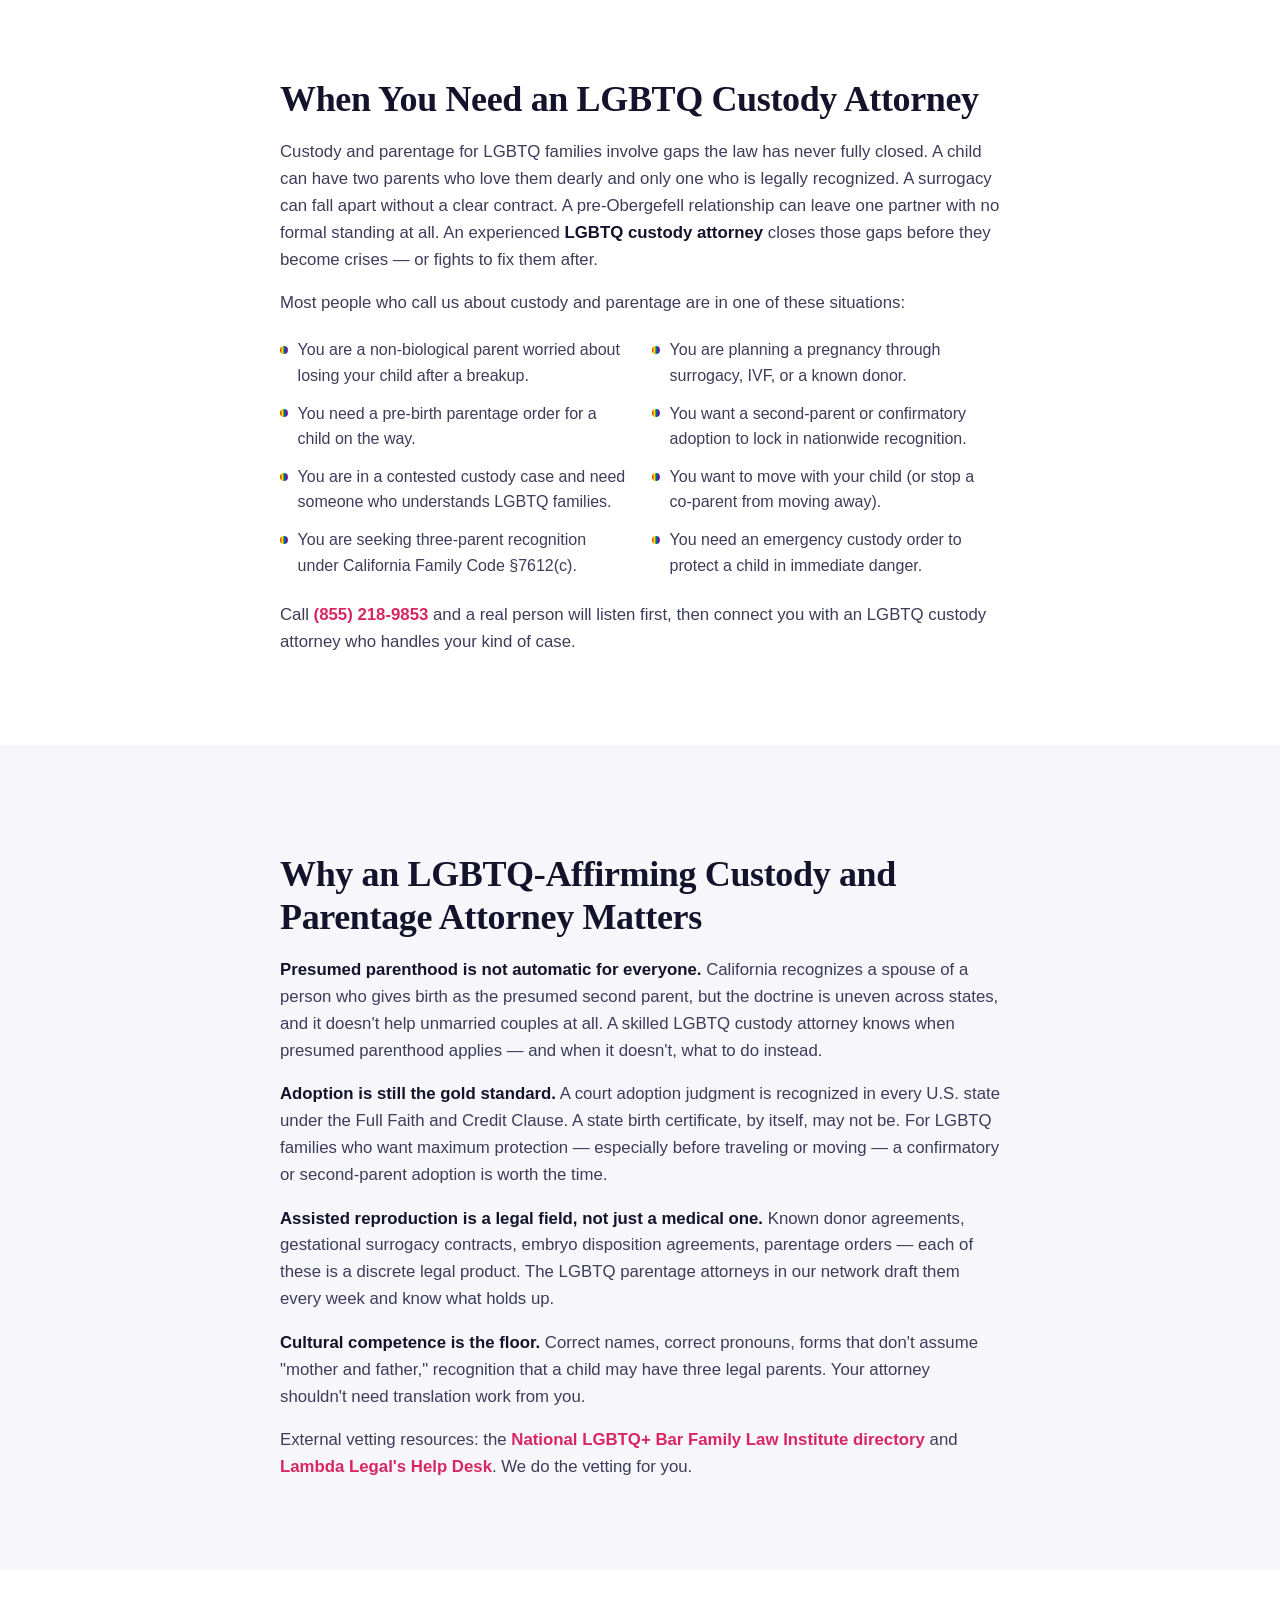
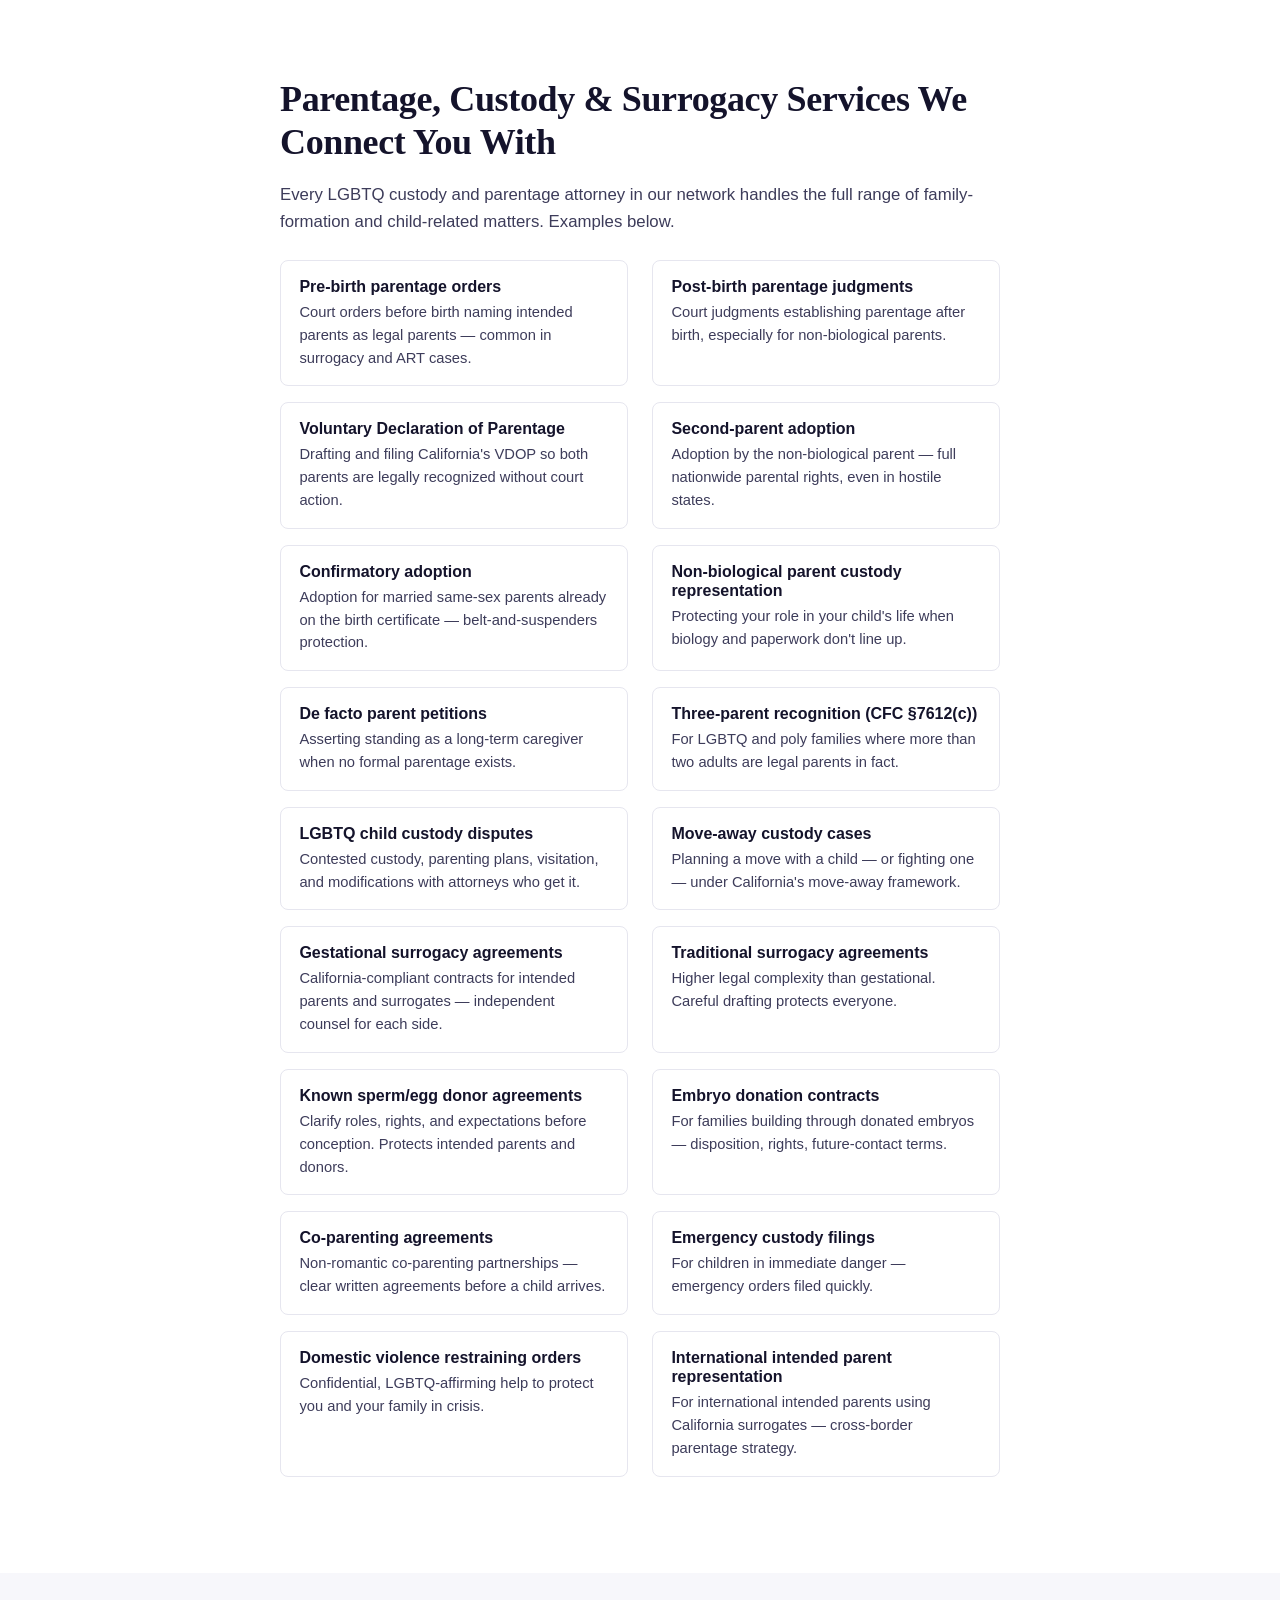
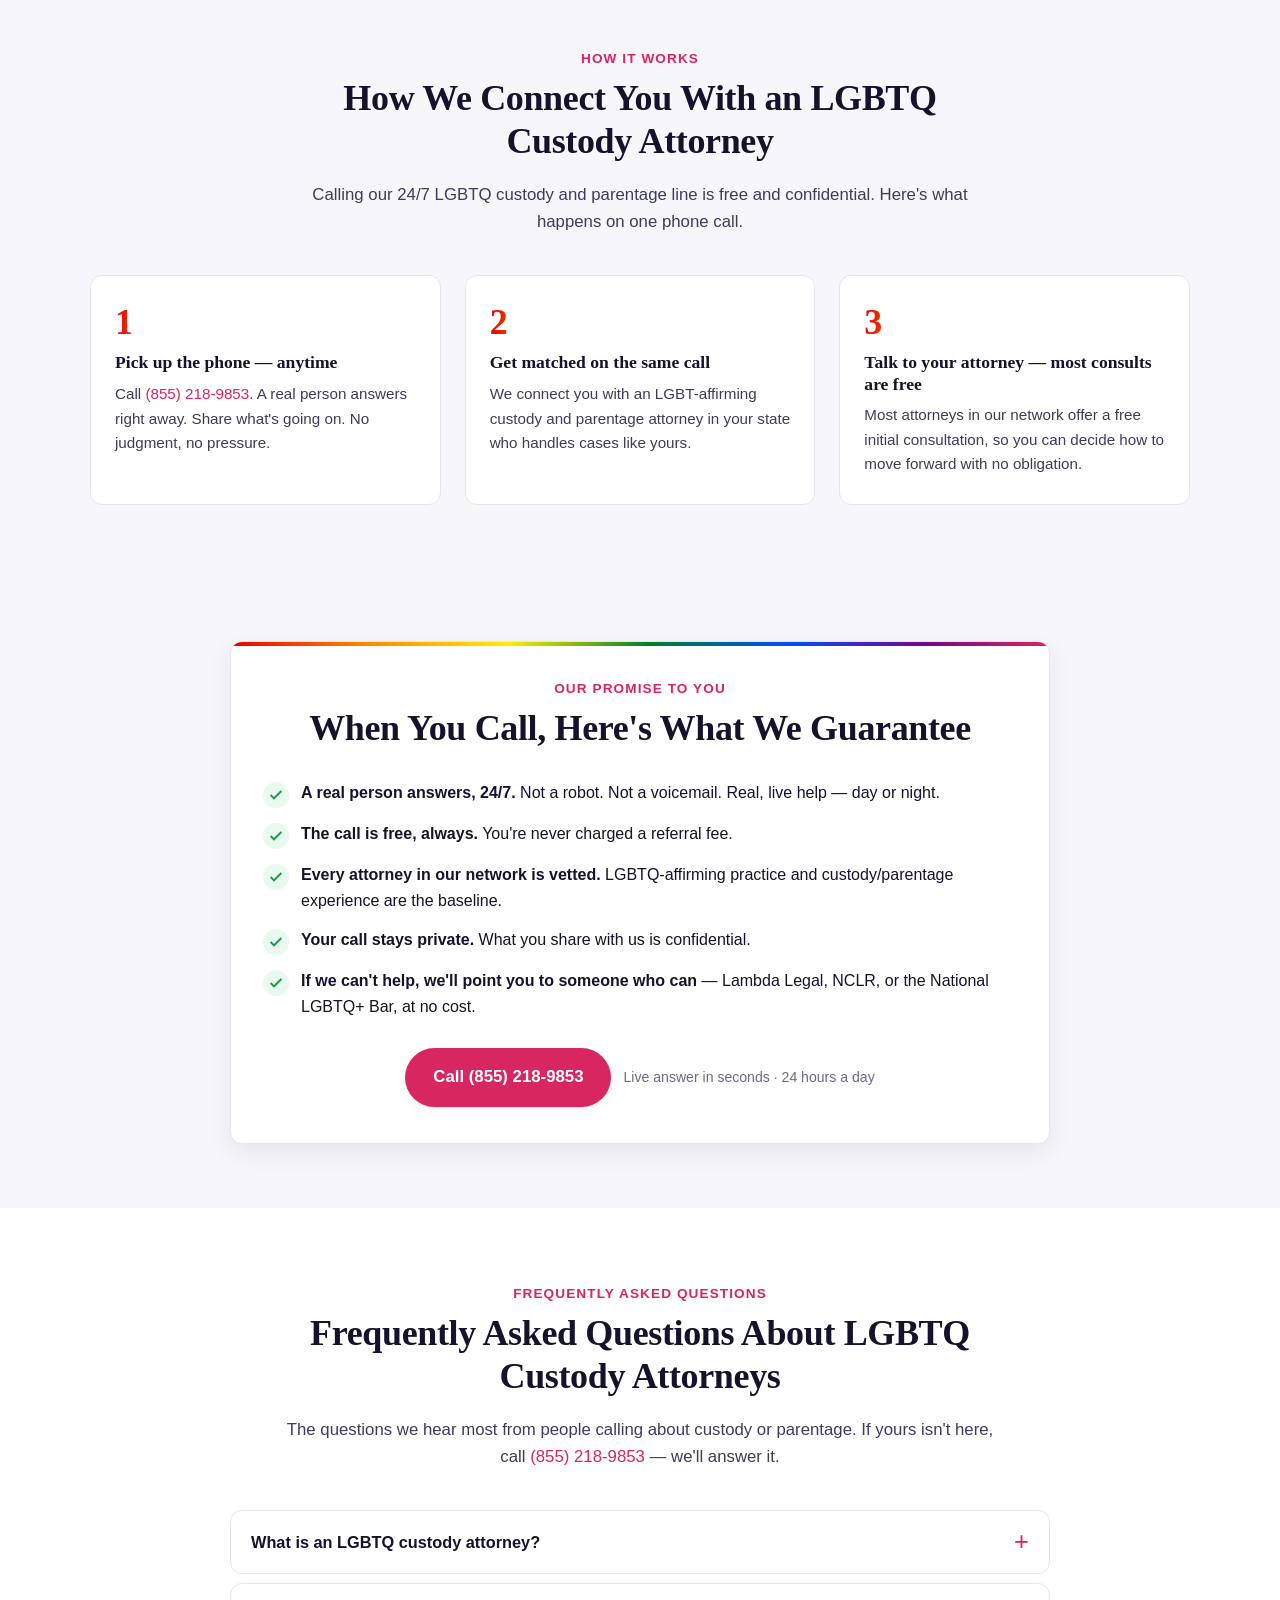
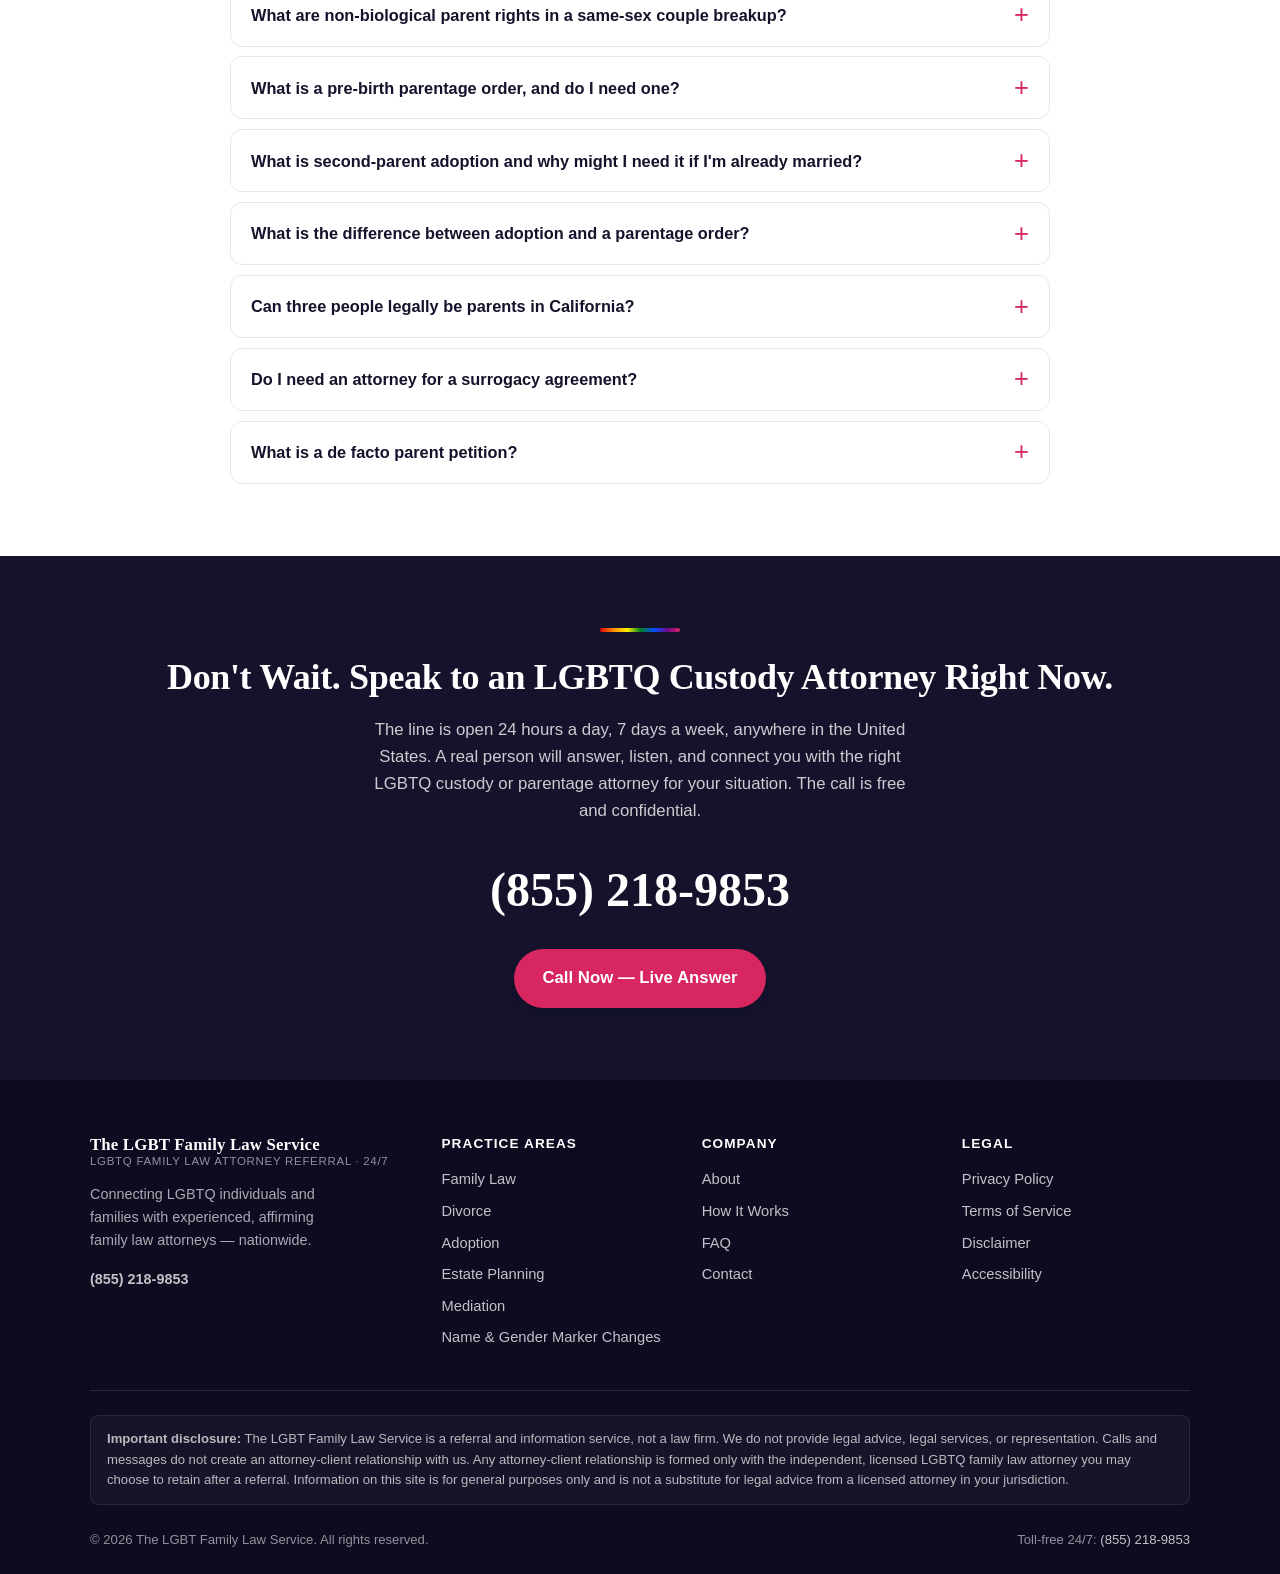
<file: family-law/index.html>
<!DOCTYPE html>
<html lang="en">
<head>
  <meta charset="UTF-8" />
  <meta name="viewport" content="width=device-width, initial-scale=1.0" />

  <title>LGBTQ Custody &amp; Parentage Attorney — Free 24/7 Connection | The LGBT Family Law Service</title>
  <meta name="description" content="Need an LGBTQ custody or parentage attorney? A real person answers our 24/7 line and connects you with experienced LGBT-affirming family law attorneys for parentage orders, second-parent adoption, custody disputes, surrogacy, and ART agreements. Free. Call (855) 218-9853." />
  <meta name="keywords" content="LGBTQ custody attorney, LGBTQ parentage attorney, same-sex custody lawyer, non-biological parent rights, pre-birth parentage order, second-parent adoption, LGBTQ surrogacy attorney, ART agreement lawyer, three-parent recognition, de facto parent petition, voluntary declaration of parentage" />
  <meta name="robots" content="index, follow, max-image-preview:large" />
  <link rel="canonical" href="https://www.lgbtfamilylawservice.com/family-law/" />
  <meta name="theme-color" content="#14132b" />

  <meta property="og:type" content="website" />
  <meta property="og:site_name" content="The LGBT Family Law Service" />
  <meta property="og:title" content="LGBTQ Custody &amp; Parentage Attorney — Free 24/7 Connection" />
  <meta property="og:description" content="Speak with an LGBTQ custody or parentage attorney right now. Call (855) 218-9853 — a real person answers 24/7." />
  <meta property="og:url" content="https://www.lgbtfamilylawservice.com/family-law/" />
  <meta property="og:image" content="https://www.lgbtfamilylawservice.com/assets/img/og-image.jpg" />

  <meta name="twitter:card" content="summary_large_image" />
  <meta name="twitter:title" content="LGBTQ Custody &amp; Parentage Attorney — Free 24/7 Connection" />
  <meta name="twitter:description" content="A real person answers. We connect you with an LGBTQ custody or parentage attorney for your situation — same call. (855) 218-9853." />

  <link rel="icon" type="image/svg+xml" href="/assets/img/favicon.svg" />
  <link rel="apple-touch-icon" href="/assets/img/favicon.svg" />
  <link rel="stylesheet" href="/assets/css/styles.css" />

  <script type="application/ld+json">
  {
    "@context": "https://schema.org",
    "@graph": [
      { "@type": "Organization", "@id": "https://www.lgbtfamilylawservice.com/#organization", "name": "The LGBT Family Law Service", "url": "https://www.lgbtfamilylawservice.com/", "logo": "https://www.lgbtfamilylawservice.com/assets/img/logo.svg", "telephone": "+1-855-218-9853", "areaServed": { "@type": "Country", "name": "United States" } },
      { "@type": "WebSite", "@id": "https://www.lgbtfamilylawservice.com/#website", "url": "https://www.lgbtfamilylawservice.com/", "name": "The LGBT Family Law Service", "publisher": { "@id": "https://www.lgbtfamilylawservice.com/#organization" }, "inLanguage": "en-US" },
      { "@type": "WebPage", "@id": "https://www.lgbtfamilylawservice.com/family-law/#webpage", "url": "https://www.lgbtfamilylawservice.com/family-law/", "name": "LGBTQ Custody & Parentage Attorney — Free 24/7 Connection", "isPartOf": { "@id": "https://www.lgbtfamilylawservice.com/#website" }, "inLanguage": "en-US" },
      { "@type": "BreadcrumbList", "itemListElement": [
        { "@type": "ListItem", "position": 1, "name": "Home", "item": "https://www.lgbtfamilylawservice.com/" },
        { "@type": "ListItem", "position": 2, "name": "LGBTQ Custody & Parentage Attorney", "item": "https://www.lgbtfamilylawservice.com/family-law/" }
      ] },
      { "@type": "Service", "@id": "https://www.lgbtfamilylawservice.com/family-law/#service", "name": "LGBTQ Custody and Parentage Attorney Referral", "serviceType": "LGBTQ custody and parentage attorney referral", "provider": { "@id": "https://www.lgbtfamilylawservice.com/#organization" }, "areaServed": { "@type": "Country", "name": "United States" }, "audience": { "@type": "Audience", "audienceType": "LGBTQ parents, intended parents, and families" }, "description": "Free 24/7 connection to experienced LGBTQ custody and parentage attorneys for non-biological parent rights, parentage orders, second-parent adoption, custody disputes, surrogacy agreements, and assisted reproductive technology (ART) contracts." },
      { "@type": "FAQPage", "mainEntity": [
        { "@type": "Question", "name": "What is an LGBTQ custody attorney?", "acceptedAnswer": { "@type": "Answer", "text": "An LGBTQ custody attorney is a family lawyer who handles parentage and custody matters and has specific experience representing gay, lesbian, bisexual, and transgender parents. They understand non-biological parent rights, presumed parenthood gaps, the use of de facto parent petitions and parentage actions, and the unique considerations that arise for LGBTQ families." } },
        { "@type": "Question", "name": "What are non-biological parent rights in a same-sex couple breakup?", "acceptedAnswer": { "@type": "Answer", "text": "It depends on the state and on what legal steps were taken before the breakup. If the non-biological parent adopted the child or obtained a parentage judgment, they have full legal parent rights. If not, the non-biological parent may have to pursue a de facto parent petition or parentage action to establish standing. An LGBTQ custody attorney can identify the strongest available path." } },
        { "@type": "Question", "name": "What is a pre-birth parentage order, and do I need one?", "acceptedAnswer": { "@type": "Answer", "text": "A pre-birth parentage order is a court order issued before a child is born — typically in surrogacy or assisted reproduction cases — that names the intended parents as the legal parents at birth. It allows both names to go on the birth certificate without an adoption. For LGBTQ intended parents using a surrogate or donor, pre-birth parentage orders are often the cleanest way to establish parentage." } },
        { "@type": "Question", "name": "What is second-parent adoption and why might I need it if I'm already married?", "acceptedAnswer": { "@type": "Answer", "text": "Second-parent adoption (sometimes called confirmatory adoption when both parents are already on the birth certificate) is a court order that establishes the non-biological parent as a legal parent. Even when same-sex spouses are presumed parents under California law, an adoption judgment is the gold-standard protection — it is recognized in every U.S. state and most foreign countries, and it can't be undone by a future state law change." } },
        { "@type": "Question", "name": "What is the difference between adoption and a parentage order?", "acceptedAnswer": { "@type": "Answer", "text": "An adoption creates a legal parent-child relationship through court approval of an adoption petition. A parentage order (or judgment of parentage) is a court determination that someone is already a legal parent — for example, because they intended to parent and the child was conceived through assisted reproduction, or because California Family Code §7611 presumes them to be a parent. Both can establish full parental rights; an LGBTQ custody attorney can tell you which fits your situation." } },
        { "@type": "Question", "name": "Can three people legally be parents in California?", "acceptedAnswer": { "@type": "Answer", "text": "Yes. Under California Family Code §7612(c), a court can recognize more than two legal parents when it would otherwise be detrimental to the child. This is meaningful for some LGBTQ and poly families. The standard is high and the process is fact-specific, but it can work. An experienced LGBTQ custody and parentage attorney has handled three-parent recognition cases and knows what evidence courts look for." } },
        { "@type": "Question", "name": "Do I need an attorney for a surrogacy agreement?", "acceptedAnswer": { "@type": "Answer", "text": "Yes — and so does the surrogate. California law (and best practice generally) requires independent counsel for the intended parents and the surrogate when drafting a gestational surrogacy agreement. The agreement covers compensation, medical decisions, what happens in unexpected outcomes, and how parentage will be established. An LGBTQ-affirming surrogacy attorney is especially important for same-sex intended parents." } },
        { "@type": "Question", "name": "What is a de facto parent petition?", "acceptedAnswer": { "@type": "Answer", "text": "A de facto parent is someone who, on a day-to-day basis, has assumed the role of a parent for a substantial period of time — feeding, caring for, providing love and support. A de facto parent petition asks the court to recognize that role and grant standing in custody proceedings. For LGBTQ non-biological parents who didn't formalize their status through adoption or a parentage order, this can be a crucial fallback." } }
      ] }
    ]
  }
  </script>
</head>
<body>

<a class="skip-link" href="#main">Skip to main content</a>

<div class="utility-bar" role="region" aria-label="Contact information">
  <div class="container">
    <span class="badge-247">Available 24/7 · Confidential</span>
    <span class="util-meta">Call now: <a href="tel:+18552189853"><strong>(855) 218-9853</strong></a></span>
  </div>
</div>

<header class="site-header" role="banner">
  <div class="container">
    <a class="brand" href="/" aria-label="The LGBT Family Law Service — Home">
      <img src="/assets/img/logo.svg" alt="The LGBT Family Law Service — LGBTQ custody and parentage attorney referral logo" width="220" height="60" />
    </a>
    <nav class="nav" id="primary-nav" aria-label="Primary">
      <a href="/family-law/">Family Law</a>
      <a href="/divorce/">Divorce</a>
      <a href="/adoption/">Adoption</a>
      <a href="/estate-planning/">Estate Planning</a>
      <a href="/about/">About</a>
      <a href="/contact/">Contact</a>
      <a class="btn btn-primary" href="tel:+18552189853">Call (855) 218-9853</a>
    </nav>
    <button class="nav-toggle" aria-controls="primary-nav" aria-expanded="false" aria-label="Open navigation menu" onclick="document.getElementById('primary-nav').classList.toggle('open'); this.setAttribute('aria-expanded', this.getAttribute('aria-expanded')==='false' ? 'true':'false');">
      <svg viewBox="0 0 24 24" fill="none" stroke="currentColor" stroke-width="2" aria-hidden="true"><line x1="3" y1="6" x2="21" y2="6"/><line x1="3" y1="12" x2="21" y2="12"/><line x1="3" y1="18" x2="21" y2="18"/></svg>
    </button>
  </div>
</header>

<main id="main">

<nav class="breadcrumb" aria-label="Breadcrumb">
  <div class="container">
    <ol>
      <li><a href="/">Home</a></li>
      <li aria-current="page">LGBTQ Custody &amp; Parentage Attorney</li>
    </ol>
  </div>
</nav>

<section class="hero">
  <div class="container hero-inner">
    <div class="hero-copy">
      <span class="hero-eyebrow">LGBTQ Custody &amp; Parentage Attorney · Live 24/7 Line</span>
      <h1>Speak With an LGBTQ Custody Attorney Right Now — 24/7</h1>
      <p class="lead">A real person answers our LGBTQ custody and parentage attorney help line — day, night, weekends, holidays. No robots. No voicemail. Tell us what's going on — a custody dispute, a non-biological parent worried about rights, an upcoming surrogacy or ART contract, a child who needs a pre-birth parentage order — and we'll connect you with an experienced, LGBT-affirming family law attorney. Free. Confidential. Right now.</p>
      <div class="hero-ctas">
        <a class="btn btn-primary btn-lg" href="tel:+18552189853" aria-label="Call us, 8 5 5, 2 1 8, 9 8 5 3">
          <svg width="18" height="18" viewBox="0 0 24 24" fill="none" stroke="currentColor" stroke-width="2" aria-hidden="true"><path d="M22 16.92v3a2 2 0 0 1-2.18 2 19.79 19.79 0 0 1-8.63-3.07 19.5 19.5 0 0 1-6-6 19.79 19.79 0 0 1-3.07-8.67A2 2 0 0 1 4.11 2h3a2 2 0 0 1 2 1.72c.13.96.37 1.9.72 2.81a2 2 0 0 1-.45 2.11L8.09 9.91a16 16 0 0 0 6 6l1.27-1.27a2 2 0 0 1 2.11-.45c.91.35 1.85.59 2.81.72A2 2 0 0 1 22 16.92z"/></svg>
          Call (855) 218-9853 Now
        </a>
      </div>
      <p style="font-size:0.88rem; color: var(--color-muted); margin-top: 1rem; margin-bottom: 0;">Free first call · No forms · No commitment · A real person, every time</p>
    </div>

    <div class="hero-visual" aria-hidden="true">
      <div class="placeholder-card">
        <div class="pride-bar"></div>
        <h3>Protect your parental rights — today</h3>
        <p>Call our 24/7 LGBTQ custody and parentage line. We listen first, then connect you with the right attorney for your situation — same call.</p>
      </div>
    </div>
  </div>
</section>

<section class="trust-strip" aria-label="Why work with The LGBT Family Law Service">
  <div class="container">
    <div class="row">
      <div class="trust-item"><div class="ti-icon"><svg viewBox="0 0 24 24" fill="none" stroke="currentColor" stroke-width="2"><circle cx="12" cy="12" r="10"/><polyline points="12 6 12 12 16 14"/></svg></div><div><h4>Available 24/7</h4><p>Day, night, weekends, holidays</p></div></div>
      <div class="trust-item"><div class="ti-icon"><svg viewBox="0 0 24 24" fill="none" stroke="currentColor" stroke-width="2"><path d="M20.84 4.61a5.5 5.5 0 0 0-7.78 0L12 5.67l-1.06-1.06a5.5 5.5 0 0 0-7.78 7.78l1.06 1.06L12 21.23l7.78-7.78 1.06-1.06a5.5 5.5 0 0 0 0-7.78z"/></svg></div><div><h4>LGBTQ-Affirming</h4><p>Every attorney in our network</p></div></div>
      <div class="trust-item"><div class="ti-icon"><svg viewBox="0 0 24 24" fill="none" stroke="currentColor" stroke-width="2"><rect x="3" y="11" width="18" height="11" rx="2"/><path d="M7 11V7a5 5 0 0 1 10 0v4"/></svg></div><div><h4>Confidential</h4><p>Your privacy is protected</p></div></div>
      <div class="trust-item"><div class="ti-icon"><svg viewBox="0 0 24 24" fill="none" stroke="currentColor" stroke-width="2"><path d="M12 2L2 7l10 5 10-5-10-5z"/><path d="M2 17l10 5 10-5"/><path d="M2 12l10 5 10-5"/></svg></div><div><h4>Nationwide</h4><p>Help in all 50 states</p></div></div>
    </div>
  </div>
</section>

<section class="without" aria-label="What you skip when you call us">
  <div class="container">
    <div class="without-inner">
      <span class="hero-eyebrow">No hoops. No homework. No waiting.</span>
      <h2>Talk to an LGBTQ Custody Attorney Today — Without the Usual Obstacles</h2>
      <p class="lead-line">One free phone call replaces the part of the process most LGBTQ parents dread.</p>
      <div class="without-list">
        <div class="without-item"><span class="x" aria-hidden="true"><svg viewBox="0 0 24 24" fill="none" stroke="currentColor" stroke-width="3"><line x1="6" y1="6" x2="18" y2="18"/><line x1="18" y1="6" x2="6" y2="18"/></svg></span>Without Googling "non-biological parent custody rights" in a panic</div>
        <div class="without-item"><span class="x" aria-hidden="true"><svg viewBox="0 0 24 24" fill="none" stroke="currentColor" stroke-width="3"><line x1="6" y1="6" x2="18" y2="18"/><line x1="18" y1="6" x2="6" y2="18"/></svg></span>Without explaining "second-parent adoption" to a confused attorney</div>
        <div class="without-item"><span class="x" aria-hidden="true"><svg viewBox="0 0 24 24" fill="none" stroke="currentColor" stroke-width="3"><line x1="6" y1="6" x2="18" y2="18"/><line x1="18" y1="6" x2="6" y2="18"/></svg></span>Without paying for five consultations to find one who handles ART contracts</div>
        <div class="without-item"><span class="x" aria-hidden="true"><svg viewBox="0 0 24 24" fill="none" stroke="currentColor" stroke-width="3"><line x1="6" y1="6" x2="18" y2="18"/><line x1="18" y1="6" x2="6" y2="18"/></svg></span>Without wondering if your family will be respected by the lawyer's office</div>
        <div class="without-item"><span class="x" aria-hidden="true"><svg viewBox="0 0 24 24" fill="none" stroke="currentColor" stroke-width="3"><line x1="6" y1="6" x2="18" y2="18"/><line x1="18" y1="6" x2="6" y2="18"/></svg></span>Without filling out a form and waiting days for someone to call back</div>
        <div class="without-item"><span class="x" aria-hidden="true"><svg viewBox="0 0 24 24" fill="none" stroke="currentColor" stroke-width="3"><line x1="6" y1="6" x2="18" y2="18"/><line x1="18" y1="6" x2="6" y2="18"/></svg></span>Without ever being charged a referral fee for our help</div>
      </div>
      <div class="cta-mini">
        <a class="btn btn-primary btn-lg" href="tel:+18552189853">Call (855) 218-9853 Now</a>
        <p class="micro">Live answer · 24/7 · Always free</p>
      </div>
    </div>
  </div>
</section>

<section class="section">
  <div class="container prose">
    <h2>When You Need an LGBTQ Custody Attorney</h2>
    <p>Custody and parentage for LGBTQ families involve gaps the law has never fully closed. A child can have two parents who love them dearly and only one who is legally recognized. A surrogacy can fall apart without a clear contract. A pre-Obergefell relationship can leave one partner with no formal standing at all. An experienced <strong>LGBTQ custody attorney</strong> closes those gaps before they become crises — or fights to fix them after.</p>
    <p>Most people who call us about custody and parentage are in one of these situations:</p>
    <div class="situations" role="list">
      <div class="situation" role="listitem">You are a non-biological parent worried about losing your child after a breakup.</div>
      <div class="situation" role="listitem">You are planning a pregnancy through surrogacy, IVF, or a known donor.</div>
      <div class="situation" role="listitem">You need a pre-birth parentage order for a child on the way.</div>
      <div class="situation" role="listitem">You want a second-parent or confirmatory adoption to lock in nationwide recognition.</div>
      <div class="situation" role="listitem">You are in a contested custody case and need someone who understands LGBTQ families.</div>
      <div class="situation" role="listitem">You want to move with your child (or stop a co-parent from moving away).</div>
      <div class="situation" role="listitem">You are seeking three-parent recognition under California Family Code §7612(c).</div>
      <div class="situation" role="listitem">You need an emergency custody order to protect a child in immediate danger.</div>
    </div>
    <p>Call <a href="tel:+18552189853">(855) 218-9853</a> and a real person will listen first, then connect you with an LGBTQ custody attorney who handles your kind of case.</p>
  </div>
</section>

<section class="section section-alt">
  <div class="container prose">
    <h2>Why an LGBTQ-Affirming Custody and Parentage Attorney Matters</h2>
    <p><strong>Presumed parenthood is not automatic for everyone.</strong> California recognizes a spouse of a person who gives birth as the presumed second parent, but the doctrine is uneven across states, and it doesn't help unmarried couples at all. A skilled LGBTQ custody attorney knows when presumed parenthood applies — and when it doesn't, what to do instead.</p>
    <p><strong>Adoption is still the gold standard.</strong> A court adoption judgment is recognized in every U.S. state under the Full Faith and Credit Clause. A state birth certificate, by itself, may not be. For LGBTQ families who want maximum protection — especially before traveling or moving — a confirmatory or second-parent adoption is worth the time.</p>
    <p><strong>Assisted reproduction is a legal field, not just a medical one.</strong> Known donor agreements, gestational surrogacy contracts, embryo disposition agreements, parentage orders — each of these is a discrete legal product. The LGBTQ parentage attorneys in our network draft them every week and know what holds up.</p>
    <p><strong>Cultural competence is the floor.</strong> Correct names, correct pronouns, forms that don't assume "mother and father," recognition that a child may have three legal parents. Your attorney shouldn't need translation work from you.</p>
    <p>External vetting resources: the <a href="https://lgbtqbar.org/programs/legal-professionals/family-law-institute/family-law-attorney-directory/" rel="noopener">National LGBTQ+ Bar Family Law Institute directory</a> and <a href="https://www.lambdalegal.org/help" rel="noopener">Lambda Legal's Help Desk</a>. We do the vetting for you.</p>
  </div>
</section>

<section class="section">
  <div class="container prose">
    <h2>Parentage, Custody &amp; Surrogacy Services We Connect You With</h2>
    <p>Every LGBTQ custody and parentage attorney in our network handles the full range of family-formation and child-related matters. Examples below.</p>
    <div class="service-items">
      <div class="service-item"><h3>Pre-birth parentage orders</h3><p>Court orders before birth naming intended parents as legal parents — common in surrogacy and ART cases.</p></div>
      <div class="service-item"><h3>Post-birth parentage judgments</h3><p>Court judgments establishing parentage after birth, especially for non-biological parents.</p></div>
      <div class="service-item"><h3>Voluntary Declaration of Parentage</h3><p>Drafting and filing California's VDOP so both parents are legally recognized without court action.</p></div>
      <div class="service-item"><h3>Second-parent adoption</h3><p>Adoption by the non-biological parent — full nationwide parental rights, even in hostile states.</p></div>
      <div class="service-item"><h3>Confirmatory adoption</h3><p>Adoption for married same-sex parents already on the birth certificate — belt-and-suspenders protection.</p></div>
      <div class="service-item"><h3>Non-biological parent custody representation</h3><p>Protecting your role in your child's life when biology and paperwork don't line up.</p></div>
      <div class="service-item"><h3>De facto parent petitions</h3><p>Asserting standing as a long-term caregiver when no formal parentage exists.</p></div>
      <div class="service-item"><h3>Three-parent recognition (CFC §7612(c))</h3><p>For LGBTQ and poly families where more than two adults are legal parents in fact.</p></div>
      <div class="service-item"><h3>LGBTQ child custody disputes</h3><p>Contested custody, parenting plans, visitation, and modifications with attorneys who get it.</p></div>
      <div class="service-item"><h3>Move-away custody cases</h3><p>Planning a move with a child — or fighting one — under California's move-away framework.</p></div>
      <div class="service-item"><h3>Gestational surrogacy agreements</h3><p>California-compliant contracts for intended parents and surrogates — independent counsel for each side.</p></div>
      <div class="service-item"><h3>Traditional surrogacy agreements</h3><p>Higher legal complexity than gestational. Careful drafting protects everyone.</p></div>
      <div class="service-item"><h3>Known sperm/egg donor agreements</h3><p>Clarify roles, rights, and expectations before conception. Protects intended parents and donors.</p></div>
      <div class="service-item"><h3>Embryo donation contracts</h3><p>For families building through donated embryos — disposition, rights, future-contact terms.</p></div>
      <div class="service-item"><h3>Co-parenting agreements</h3><p>Non-romantic co-parenting partnerships — clear written agreements before a child arrives.</p></div>
      <div class="service-item"><h3>Emergency custody filings</h3><p>For children in immediate danger — emergency orders filed quickly.</p></div>
      <div class="service-item"><h3>Domestic violence restraining orders</h3><p>Confidential, LGBTQ-affirming help to protect you and your family in crisis.</p></div>
      <div class="service-item"><h3>International intended parent representation</h3><p>For international intended parents using California surrogates — cross-border parentage strategy.</p></div>
    </div>
  </div>
</section>

<section class="section section-alt">
  <div class="container">
    <div class="section-head">
      <span class="eyebrow">How it works</span>
      <h2>How We Connect You With an LGBTQ Custody Attorney</h2>
      <p>Calling our 24/7 LGBTQ custody and parentage line is free and confidential. Here's what happens on one phone call.</p>
    </div>
    <div class="steps">
      <div class="step"><div class="step-num">1</div><h3>Pick up the phone — anytime</h3><p>Call <a href="tel:+18552189853">(855) 218-9853</a>. A real person answers right away. Share what's going on. No judgment, no pressure.</p></div>
      <div class="step"><div class="step-num">2</div><h3>Get matched on the same call</h3><p>We connect you with an LGBT-affirming custody and parentage attorney in your state who handles cases like yours.</p></div>
      <div class="step"><div class="step-num">3</div><h3>Talk to your attorney — most consults are free</h3><p>Most attorneys in our network offer a free initial consultation, so you can decide how to move forward with no obligation.</p></div>
    </div>
  </div>
</section>

<section class="promise" aria-label="Our promise to you">
  <div class="container">
    <div class="promise-box">
      <span class="promise-eyebrow">Our promise to you</span>
      <h2>When You Call, Here's What We Guarantee</h2>
      <ul class="promise-list">
        <li><span class="ck" aria-hidden="true"><svg viewBox="0 0 24 24" fill="none" stroke="currentColor" stroke-width="3"><polyline points="20 6 9 17 4 12"/></svg></span><span><strong>A real person answers, 24/7.</strong> Not a robot. Not a voicemail. Real, live help — day or night.</span></li>
        <li><span class="ck" aria-hidden="true"><svg viewBox="0 0 24 24" fill="none" stroke="currentColor" stroke-width="3"><polyline points="20 6 9 17 4 12"/></svg></span><span><strong>The call is free, always.</strong> You're never charged a referral fee.</span></li>
        <li><span class="ck" aria-hidden="true"><svg viewBox="0 0 24 24" fill="none" stroke="currentColor" stroke-width="3"><polyline points="20 6 9 17 4 12"/></svg></span><span><strong>Every attorney in our network is vetted.</strong> LGBTQ-affirming practice and custody/parentage experience are the baseline.</span></li>
        <li><span class="ck" aria-hidden="true"><svg viewBox="0 0 24 24" fill="none" stroke="currentColor" stroke-width="3"><polyline points="20 6 9 17 4 12"/></svg></span><span><strong>Your call stays private.</strong> What you share with us is confidential.</span></li>
        <li><span class="ck" aria-hidden="true"><svg viewBox="0 0 24 24" fill="none" stroke="currentColor" stroke-width="3"><polyline points="20 6 9 17 4 12"/></svg></span><span><strong>If we can't help, we'll point you to someone who can</strong> — Lambda Legal, NCLR, or the National LGBTQ+ Bar, at no cost.</span></li>
      </ul>
      <div class="cta-mini">
        <a class="btn btn-primary btn-lg" href="tel:+18552189853">Call (855) 218-9853</a>
        <p class="micro">Live answer in seconds · 24 hours a day</p>
      </div>
    </div>
  </div>
</section>

<section class="section">
  <div class="container">
    <div class="section-head">
      <span class="eyebrow">Frequently asked questions</span>
      <h2>Frequently Asked Questions About LGBTQ Custody Attorneys</h2>
      <p>The questions we hear most from people calling about custody or parentage. If yours isn't here, call <a href="tel:+18552189853">(855) 218-9853</a> — we'll answer it.</p>
    </div>
    <div class="faq-list">
      <details class="faq"><summary>What is an LGBTQ custody attorney?</summary><div class="faq-body"><p>An LGBTQ custody attorney is a family lawyer who handles parentage and custody matters and has specific experience representing gay, lesbian, bisexual, and transgender parents. They understand non-biological parent rights, presumed parenthood gaps, the use of de facto parent petitions and parentage actions, and the unique considerations that arise for LGBTQ families.</p></div></details>
      <details class="faq"><summary>What are non-biological parent rights in a same-sex couple breakup?</summary><div class="faq-body"><p>It depends on the state and on what legal steps were taken before the breakup. If the non-biological parent adopted the child or obtained a parentage judgment, they have full legal parent rights. If not, the non-biological parent may have to pursue a de facto parent petition or parentage action to establish standing. An LGBTQ custody attorney can identify the strongest available path.</p></div></details>
      <details class="faq"><summary>What is a pre-birth parentage order, and do I need one?</summary><div class="faq-body"><p>A pre-birth parentage order is a court order issued before a child is born — typically in surrogacy or assisted reproduction cases — that names the intended parents as the legal parents at birth. It allows both names to go on the birth certificate without an adoption. For LGBTQ intended parents using a surrogate or donor, pre-birth parentage orders are often the cleanest way to establish parentage.</p></div></details>
      <details class="faq"><summary>What is second-parent adoption and why might I need it if I'm already married?</summary><div class="faq-body"><p>Second-parent adoption (sometimes called confirmatory adoption when both parents are already on the birth certificate) is a court order that establishes the non-biological parent as a legal parent. Even when same-sex spouses are presumed parents under California law, an adoption judgment is the gold-standard protection — it's recognized in every U.S. state and most foreign countries, and it can't be undone by a future state law change.</p></div></details>
      <details class="faq"><summary>What is the difference between adoption and a parentage order?</summary><div class="faq-body"><p>An adoption creates a legal parent-child relationship through court approval of an adoption petition. A parentage order (or judgment of parentage) is a court determination that someone is already a legal parent — for example, because they intended to parent and the child was conceived through assisted reproduction, or because California Family Code §7611 presumes them to be a parent. Both can establish full parental rights; an LGBTQ custody attorney can tell you which fits your situation.</p></div></details>
      <details class="faq"><summary>Can three people legally be parents in California?</summary><div class="faq-body"><p>Yes. Under California Family Code §7612(c), a court can recognize more than two legal parents when it would otherwise be detrimental to the child. This is meaningful for some LGBTQ and poly families. The standard is high and the process is fact-specific, but it can work. An experienced LGBTQ custody and parentage attorney has handled three-parent recognition cases and knows what evidence courts look for.</p></div></details>
      <details class="faq"><summary>Do I need an attorney for a surrogacy agreement?</summary><div class="faq-body"><p>Yes — and so does the surrogate. California law (and best practice generally) requires independent counsel for the intended parents and the surrogate when drafting a gestational surrogacy agreement. The agreement covers compensation, medical decisions, what happens in unexpected outcomes, and how parentage will be established. An LGBTQ-affirming surrogacy attorney is especially important for same-sex intended parents.</p></div></details>
      <details class="faq"><summary>What is a de facto parent petition?</summary><div class="faq-body"><p>A de facto parent is someone who, on a day-to-day basis, has assumed the role of a parent for a substantial period of time — feeding, caring for, providing love and support. A de facto parent petition asks the court to recognize that role and grant standing in custody proceedings. For LGBTQ non-biological parents who didn't formalize their status through adoption or a parentage order, this can be a crucial fallback.</p></div></details>
    </div>
  </div>
</section>

<section class="final-cta">
  <div class="container">
    <h2>Don't Wait. Speak to an LGBTQ Custody Attorney Right Now.</h2>
    <p>The line is open 24 hours a day, 7 days a week, anywhere in the United States. A real person will answer, listen, and connect you with the right LGBTQ custody or parentage attorney for your situation. The call is free and confidential.</p>
    <div class="phone-big"><a href="tel:+18552189853" aria-label="Call us, 8 5 5, 2 1 8, 9 8 5 3">(855) 218-9853</a></div>
    <div class="ctas">
      <a class="btn btn-primary btn-lg" href="tel:+18552189853">Call Now — Live Answer</a>
    </div>
  </div>
</section>

</main>

<footer class="site-footer" role="contentinfo">
  <div class="container">
    <div class="footer-grid">
      <div class="footer-brand">
        <div class="brand-name">The LGBT Family Law Service<span>LGBTQ Family Law Attorney Referral · 24/7</span></div>
        <p>Connecting LGBTQ individuals and families with experienced, affirming family law attorneys — nationwide.</p>
        <p><strong><a href="tel:+18552189853">(855) 218-9853</a></strong></p>
      </div>
      <div>
        <h4>Practice Areas</h4>
        <ul>
          <li><a href="/family-law/">Family Law</a></li>
          <li><a href="/divorce/">Divorce</a></li>
          <li><a href="/adoption/">Adoption</a></li>
          <li><a href="/estate-planning/">Estate Planning</a></li>
          <li><a href="/mediation/">Mediation</a></li>
          <li><a href="/identity-documents/">Name &amp; Gender Marker Changes</a></li>
        </ul>
      </div>
      <div>
        <h4>Company</h4>
        <ul>
          <li><a href="/about/">About</a></li>
          <li><a href="/how-it-works/">How It Works</a></li>
          <li><a href="/faq/">FAQ</a></li>
          <li><a href="/contact/">Contact</a></li>
        </ul>
      </div>
      <div>
        <h4>Legal</h4>
        <ul>
          <li><a href="/privacy-policy/">Privacy Policy</a></li>
          <li><a href="/terms-of-service/">Terms of Service</a></li>
          <li><a href="/disclaimer/">Disclaimer</a></li>
          <li><a href="/accessibility/">Accessibility</a></li>
        </ul>
      </div>
    </div>

    <div class="affiliate-disclosure">
      <strong>Important disclosure:</strong> The LGBT Family Law Service is a referral and information service, not a law firm. We do not provide legal advice, legal services, or representation. Calls and messages do not create an attorney-client relationship with us. Any attorney-client relationship is formed only with the independent, licensed LGBTQ family law attorney you may choose to retain after a referral. Information on this site is for general purposes only and is not a substitute for legal advice from a licensed attorney in your jurisdiction.
    </div>

    <div class="footer-bottom">
      <span>&copy; <span id="yr"></span> The LGBT Family Law Service. All rights reserved.</span>
      <span>Toll-free 24/7: <a href="tel:+18552189853">(855) 218-9853</a></span>
    </div>
  </div>
</footer>

<script>document.getElementById('yr').textContent = new Date().getFullYear();</script>
</body>
</html>
</file>
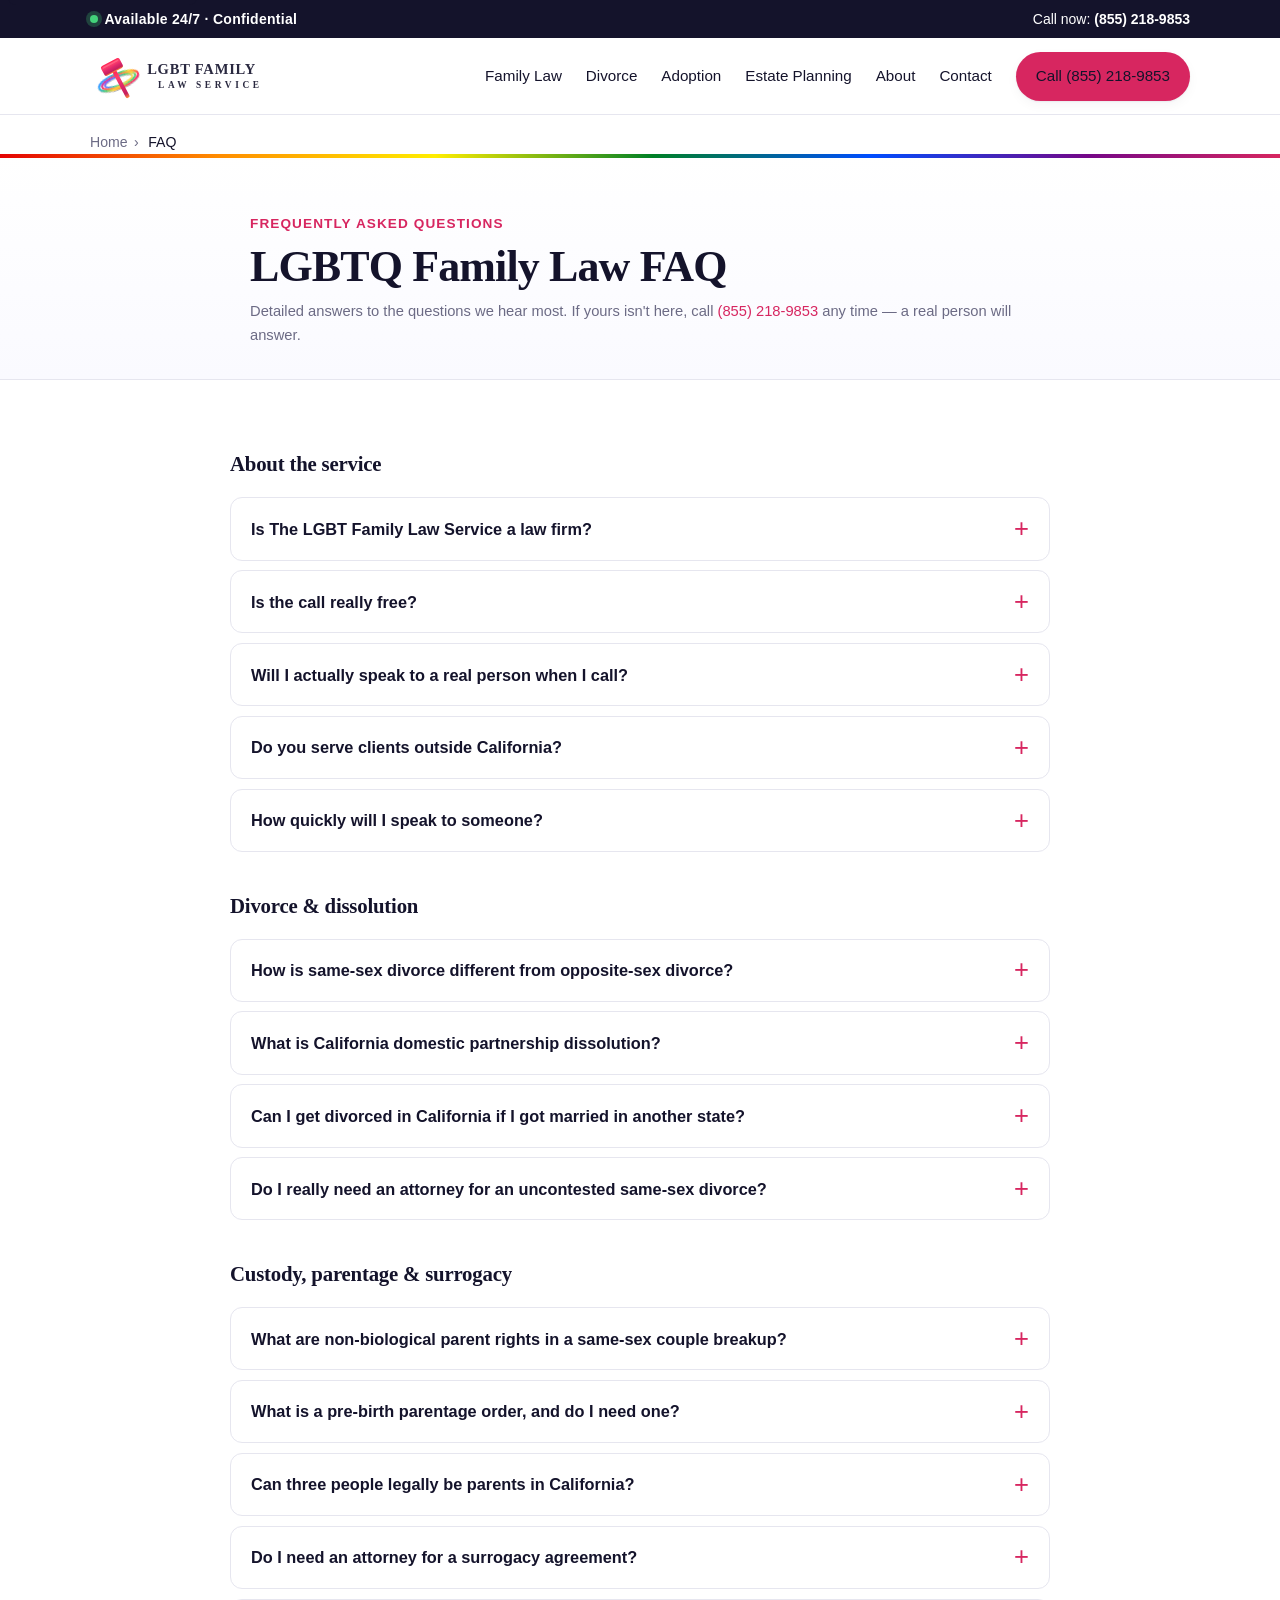
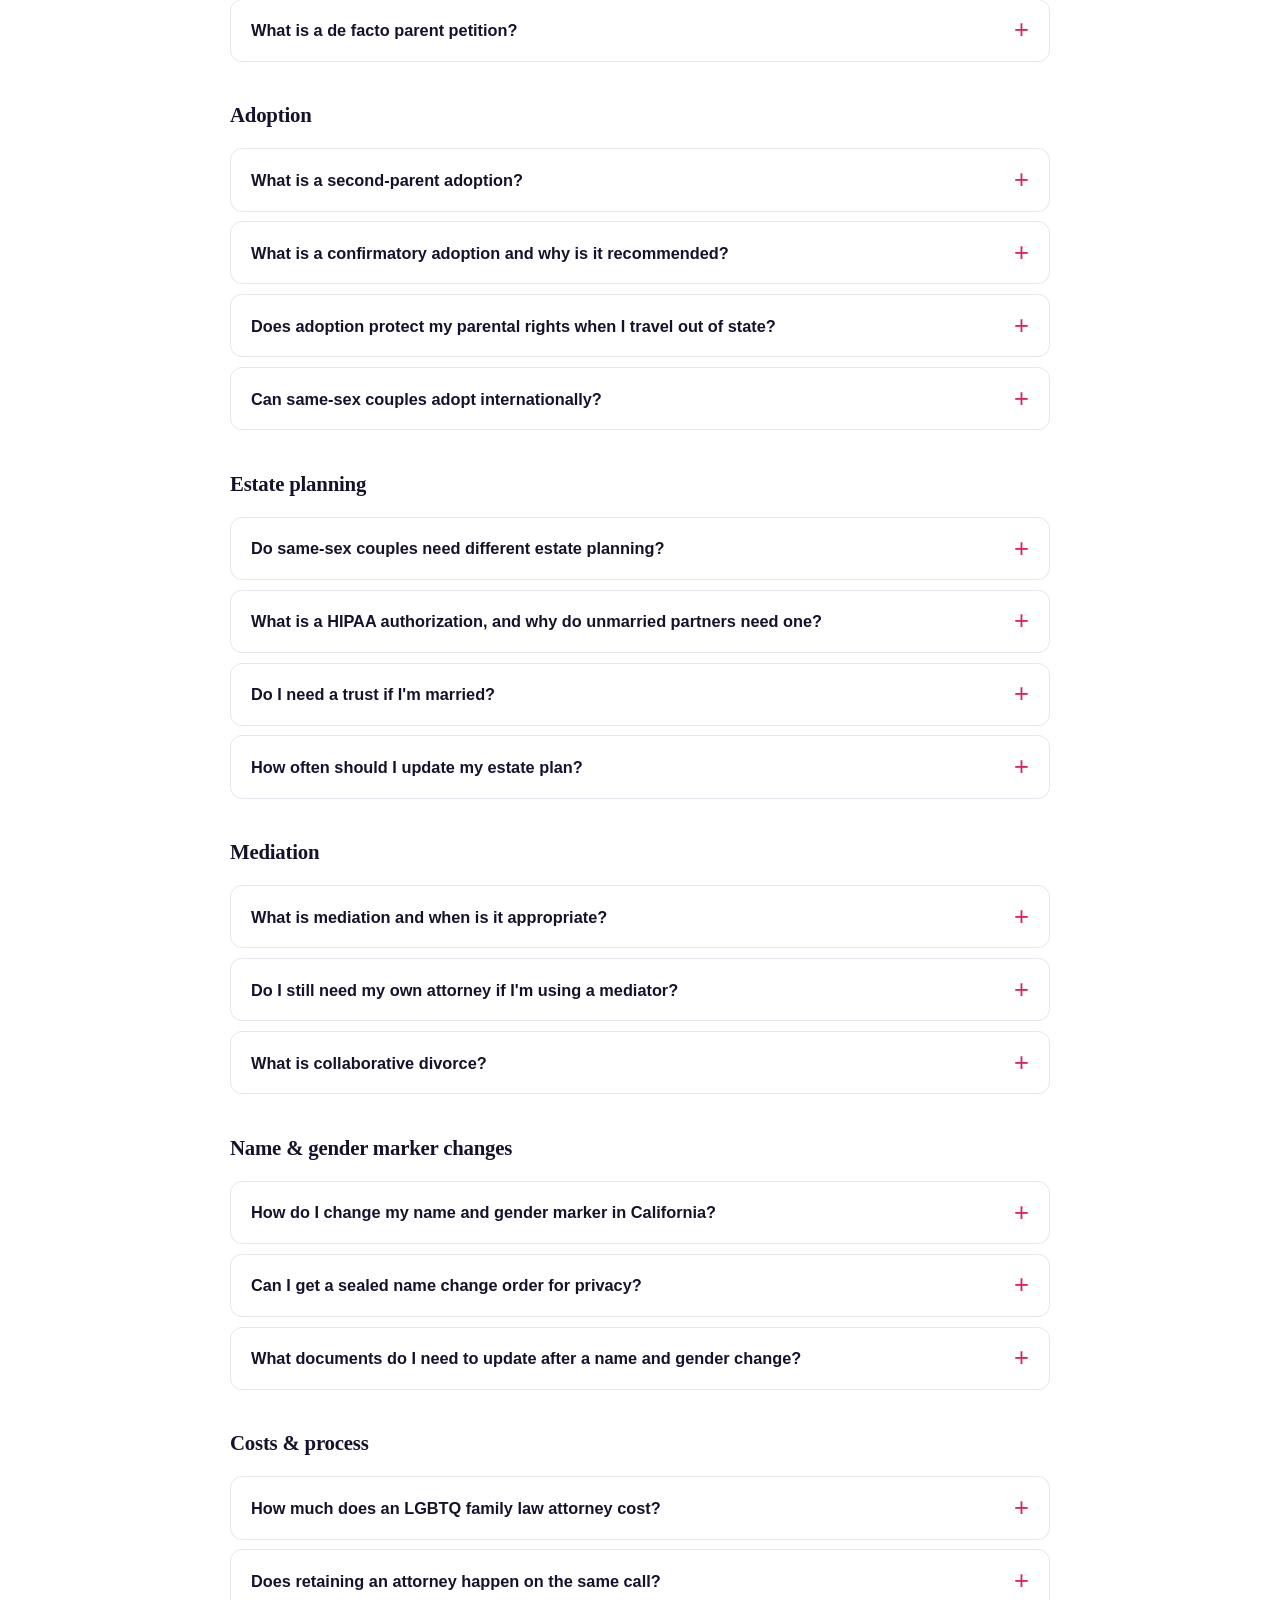
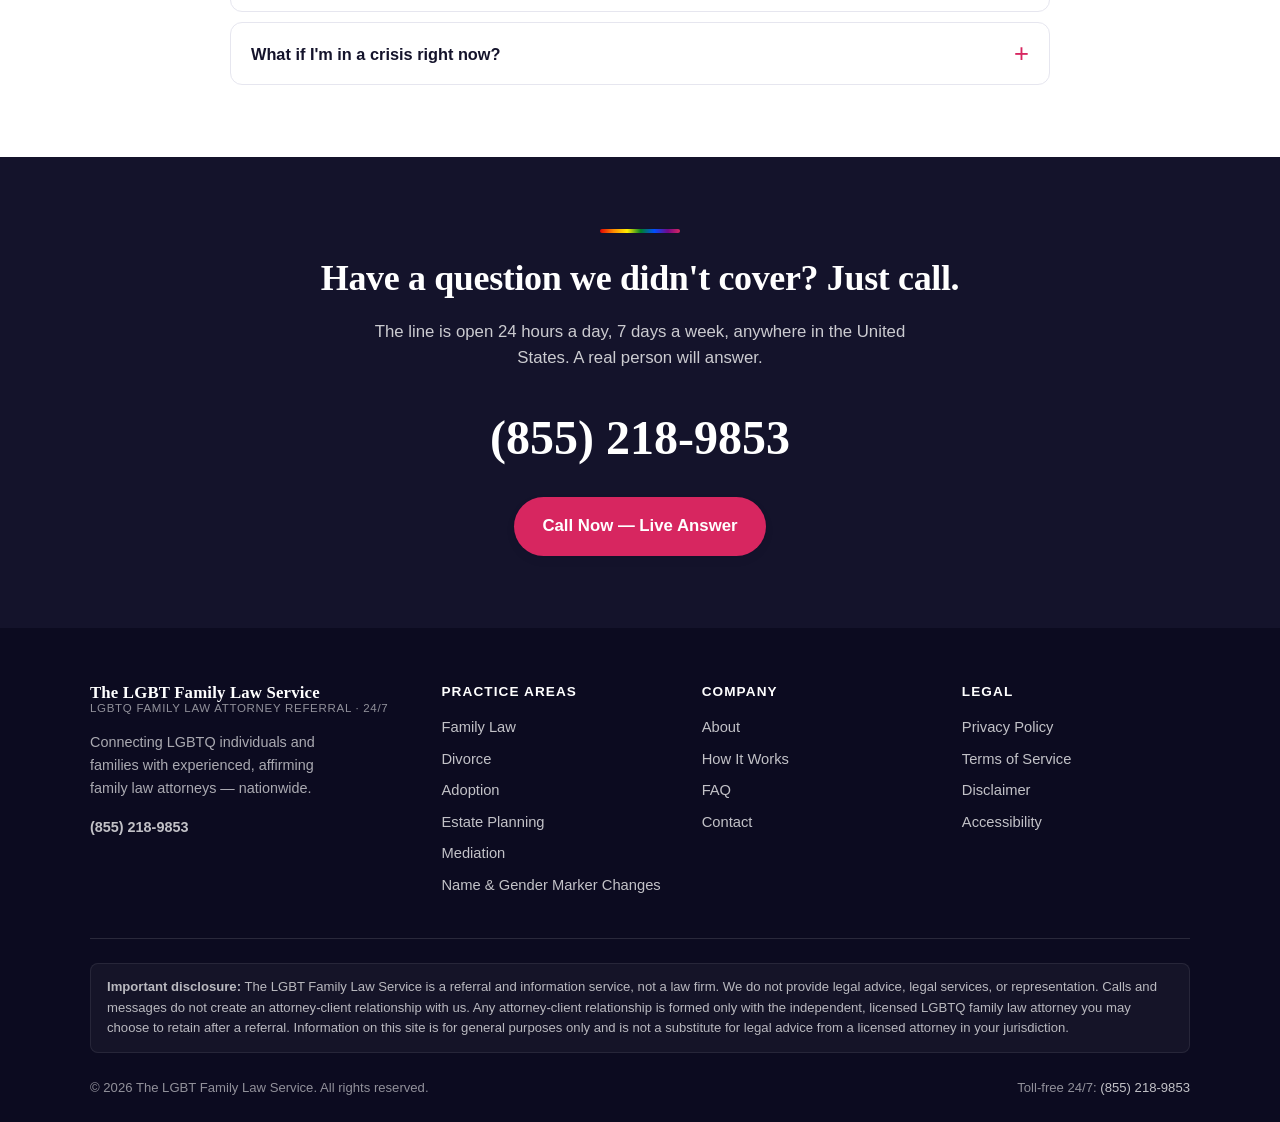
<file: faq/index.html>
<!DOCTYPE html>
<html lang="en">
<head>
  <meta charset="UTF-8" />
  <meta name="viewport" content="width=device-width, initial-scale=1.0" />

  <title>LGBTQ Family Law FAQ — Common Questions Answered | The LGBT Family Law Service</title>
  <meta name="description" content="Detailed answers to common LGBTQ family law questions — about our 24/7 referral service, same-sex divorce, custody and parentage, second-parent and confirmatory adoption, estate planning, mediation, and name and gender marker changes. Call (855) 218-9853 for help any time." />
  <meta name="keywords" content="LGBTQ family law FAQ, LGBT family law questions, same-sex divorce FAQ, second-parent adoption FAQ, LGBTQ custody questions, surrogacy FAQ, gender marker change FAQ, LGBTQ estate planning questions" />
  <meta name="robots" content="index, follow, max-image-preview:large" />
  <link rel="canonical" href="https://www.lgbtfamilylawservice.com/faq/" />
  <meta name="theme-color" content="#14132b" />

  <meta property="og:type" content="website" />
  <meta property="og:site_name" content="The LGBT Family Law Service" />
  <meta property="og:title" content="LGBTQ Family Law FAQ — Common Questions Answered" />
  <meta property="og:description" content="Answers to the questions LGBTQ individuals and families ask most about divorce, custody, adoption, estate planning, mediation, name and gender changes." />
  <meta property="og:url" content="https://www.lgbtfamilylawservice.com/faq/" />
  <meta property="og:image" content="https://www.lgbtfamilylawservice.com/assets/img/og-image.jpg" />

  <link rel="icon" type="image/svg+xml" href="/assets/img/favicon.svg" />
  <link rel="apple-touch-icon" href="/assets/img/favicon.svg" />
  <link rel="stylesheet" href="/assets/css/styles.css" />

  <script type="application/ld+json">
  {
    "@context": "https://schema.org",
    "@graph": [
      { "@type": "Organization", "@id": "https://www.lgbtfamilylawservice.com/#organization", "name": "The LGBT Family Law Service", "url": "https://www.lgbtfamilylawservice.com/", "logo": "https://www.lgbtfamilylawservice.com/assets/img/logo.svg", "telephone": "+1-855-218-9853" },
      { "@type": "WebSite", "@id": "https://www.lgbtfamilylawservice.com/#website", "url": "https://www.lgbtfamilylawservice.com/", "name": "The LGBT Family Law Service", "publisher": { "@id": "https://www.lgbtfamilylawservice.com/#organization" } },
      { "@type": "WebPage", "@id": "https://www.lgbtfamilylawservice.com/faq/#webpage", "url": "https://www.lgbtfamilylawservice.com/faq/", "name": "LGBTQ Family Law FAQ", "isPartOf": { "@id": "https://www.lgbtfamilylawservice.com/#website" }, "inLanguage": "en-US" },
      { "@type": "BreadcrumbList", "itemListElement": [
        { "@type": "ListItem", "position": 1, "name": "Home", "item": "https://www.lgbtfamilylawservice.com/" },
        { "@type": "ListItem", "position": 2, "name": "FAQ", "item": "https://www.lgbtfamilylawservice.com/faq/" }
      ] },
      { "@type": "FAQPage", "mainEntity": [
        { "@type": "Question", "name": "Is The LGBT Family Law Service a law firm?", "acceptedAnswer": { "@type": "Answer", "text": "No. The LGBT Family Law Service is a referral and information service. We do not provide legal advice or representation. Calling us does not create an attorney-client relationship with us. Any attorney-client relationship is formed only with the independent, licensed LGBTQ family law attorney you may choose to retain after a referral." } },
        { "@type": "Question", "name": "Is the call really free?", "acceptedAnswer": { "@type": "Answer", "text": "Yes. Calling (855) 218-9853 is free for you. We are never paid by you. We may receive compensation from attorneys in our network, but that does not affect your fees and does not create an obligation for you to retain any attorney we refer." } },
        { "@type": "Question", "name": "Will I actually speak to a real person when I call?", "acceptedAnswer": { "@type": "Answer", "text": "Yes — every time. Our 24/7 line is answered live, day or night, including weekends and holidays. No phone tree, no voicemail." } },
        { "@type": "Question", "name": "Do you serve clients outside California?", "acceptedAnswer": { "@type": "Answer", "text": "Yes. Our network of LGBTQ-affirming family law attorneys spans all 50 states. Tell us where you live and we connect you with an attorney licensed in your jurisdiction." } },
        { "@type": "Question", "name": "How is same-sex divorce different from opposite-sex divorce?", "acceptedAnswer": { "@type": "Answer", "text": "Procedurally, the same. In practice, same-sex divorces often raise extra issues: the legal start date of the marriage when the couple was together long before they could legally marry; non-biological parent rights for children born during the relationship; what to do with a prior domestic partnership or civil union; and assets acquired before marriage equality." } },
        { "@type": "Question", "name": "What is California domestic partnership dissolution?", "acceptedAnswer": { "@type": "Answer", "text": "California treats registered domestic partnerships much like marriages for property division, support, and parental rights. Some shorter, childless, low-asset partnerships can be ended with a Notice of Termination filed with the Secretary of State, but most require a court dissolution petition similar to a divorce." } },
        { "@type": "Question", "name": "What are non-biological parent rights in a same-sex couple breakup?", "acceptedAnswer": { "@type": "Answer", "text": "It depends on the state and on what legal steps were taken before the breakup. If the non-biological parent adopted the child or obtained a parentage judgment, they have full legal parent rights. If not, they may need to pursue a de facto parent petition or parentage action to establish standing. An experienced LGBTQ family law attorney can identify the strongest available path." } },
        { "@type": "Question", "name": "What is a pre-birth parentage order?", "acceptedAnswer": { "@type": "Answer", "text": "A pre-birth parentage order is a court order issued before a child is born — typically in surrogacy or assisted reproduction cases — that names the intended parents as the legal parents at birth. It allows both names to go on the birth certificate without an adoption." } },
        { "@type": "Question", "name": "Can three people legally be parents in California?", "acceptedAnswer": { "@type": "Answer", "text": "Yes. Under California Family Code §7612(c), a court can recognize more than two legal parents when it would otherwise be detrimental to the child. The standard is high and fact-specific, but it can work for some LGBTQ and poly families." } },
        { "@type": "Question", "name": "What is a second-parent adoption?", "acceptedAnswer": { "@type": "Answer", "text": "A second-parent adoption is a court order that establishes a non-biological parent as a legal parent. It's recognized in every U.S. state under the Full Faith and Credit Clause, which makes it the gold-standard legal recognition of a parent-child relationship for same-sex couples." } },
        { "@type": "Question", "name": "What is a confirmatory adoption and why is it recommended?", "acceptedAnswer": { "@type": "Answer", "text": "A confirmatory adoption is the same procedure as a second-parent adoption, used by married same-sex parents who are already both on the birth certificate. A birth certificate, by itself, is not necessarily honored by every state — especially in states with hostile policies. A court adoption judgment is recognized everywhere. Every major LGBTQ legal organization recommends it." } },
        { "@type": "Question", "name": "Do same-sex couples need different estate planning?", "acceptedAnswer": { "@type": "Answer", "text": "The legal tools are the same — wills, trusts, POAs, healthcare directives. The risks are different. Unmarried partners get no automatic inheritance or hospital visitation rights. Families of origin who don't accept the relationship can contest a will. Transgender clients need documents that hold up across name and gender changes." } },
        { "@type": "Question", "name": "What is a HIPAA authorization, and why do unmarried partners need one?", "acceptedAnswer": { "@type": "Answer", "text": "A HIPAA authorization lets a named person access your medical records and speak with your doctors. Spouses and minors' parents are automatically granted this access. Unmarried partners are not. Without a HIPAA authorization, your partner may be told nothing about your condition." } },
        { "@type": "Question", "name": "What is mediation and when is it appropriate?", "acceptedAnswer": { "@type": "Answer", "text": "Mediation is a process where a neutral mediator helps both spouses reach an agreement without going to court. It's usually faster, cheaper, more private, and more flexible than litigation. It works best when both spouses can negotiate in good faith. It's generally not appropriate when there is ongoing domestic violence, a significant power imbalance, hidden assets, or one party unwilling to engage honestly." } },
        { "@type": "Question", "name": "How do I change my name and gender marker in California?", "acceptedAnswer": { "@type": "Answer", "text": "California allows a streamlined gender marker change without a medical certification, including a nonbinary option. You can combine a name change and gender change in one petition (Form NC-300), pay a filing fee or request a waiver, satisfy publication requirements (or waive them for safety), and attend a brief hearing. Once granted, you use the court order to update Social Security, the DMV, your passport, banks, and other records." } },
        { "@type": "Question", "name": "Can I get a sealed name change order for privacy?", "acceptedAnswer": { "@type": "Answer", "text": "Yes. California courts can seal a name change for safety, including for transgender individuals concerned about harassment or discrimination. The court file is sealed and your prior name is not publicly searchable." } },
        { "@type": "Question", "name": "How much does an LGBTQ family law attorney cost?", "acceptedAnswer": { "@type": "Answer", "text": "Fees vary by attorney, state, and case complexity. Calling our service is free. Most attorneys in our network offer a free initial consultation so you can understand likely costs before retaining them. Fees are set by, and paid directly to, the attorney — we never add a fee on top." } },
        { "@type": "Question", "name": "How quickly will I speak to someone?", "acceptedAnswer": { "@type": "Answer", "text": "Immediately. Our 24/7 help line is answered by a real person every time, including weekends and holidays. We listen first, then connect you with the right LGBTQ family law attorney for your situation — same call." } } ] }
    ]
  }
  </script>
</head>
<body>

<a class="skip-link" href="#main">Skip to main content</a>

<div class="utility-bar" role="region" aria-label="Contact information">
  <div class="container">
    <span class="badge-247">Available 24/7 · Confidential</span>
    <span class="util-meta">Call now: <a href="tel:+18552189853"><strong>(855) 218-9853</strong></a></span>
  </div>
</div>

<header class="site-header" role="banner">
  <div class="container">
    <a class="brand" href="/" aria-label="The LGBT Family Law Service — Home">
      <img src="/assets/img/logo.svg" alt="The LGBT Family Law Service — LGBTQ family law FAQ logo" width="220" height="60" />
    </a>
    <nav class="nav" id="primary-nav" aria-label="Primary">
      <a href="/family-law/">Family Law</a>
      <a href="/divorce/">Divorce</a>
      <a href="/adoption/">Adoption</a>
      <a href="/estate-planning/">Estate Planning</a>
      <a href="/about/">About</a>
      <a href="/contact/">Contact</a>
      <a class="btn btn-primary" href="tel:+18552189853">Call (855) 218-9853</a>
    </nav>
    <button class="nav-toggle" aria-controls="primary-nav" aria-expanded="false" aria-label="Open navigation menu" onclick="document.getElementById('primary-nav').classList.toggle('open'); this.setAttribute('aria-expanded', this.getAttribute('aria-expanded')==='false' ? 'true':'false');">
      <svg viewBox="0 0 24 24" fill="none" stroke="currentColor" stroke-width="2" aria-hidden="true"><line x1="3" y1="6" x2="21" y2="6"/><line x1="3" y1="12" x2="21" y2="12"/><line x1="3" y1="18" x2="21" y2="18"/></svg>
    </button>
  </div>
</header>

<main id="main">

<nav class="breadcrumb" aria-label="Breadcrumb">
  <div class="container">
    <ol>
      <li><a href="/">Home</a></li>
      <li aria-current="page">FAQ</li>
    </ol>
  </div>
</nav>

<section class="legal-hero">
  <div class="container">
    <span class="eyebrow">Frequently asked questions</span>
    <h1>LGBTQ Family Law FAQ</h1>
    <p class="updated">Detailed answers to the questions we hear most. If yours isn't here, call <a href="tel:+18552189853">(855) 218-9853</a> any time — a real person will answer.</p>
  </div>
</section>

<section class="section">
  <div class="container">
    <div class="faq-list">

      <h2 style="margin-top:0; font-size:1.3rem;">About the service</h2>
      <details class="faq"><summary>Is The LGBT Family Law Service a law firm?</summary><div class="faq-body"><p>No. The LGBT Family Law Service is a referral and information service. We do not provide legal advice or representation. Calling us does not create an attorney-client relationship with us. Any attorney-client relationship is formed only with the independent, licensed LGBTQ family law attorney you may choose to retain after a referral. See our <a href="/disclaimer/">Disclaimer</a> for full details.</p></div></details>
      <details class="faq"><summary>Is the call really free?</summary><div class="faq-body"><p>Yes. Calling (855) 218-9853 is free for you. We are never paid by you. We may receive compensation from attorneys in our network, but that does not affect your fees and does not create an obligation for you to retain any attorney we refer.</p></div></details>
      <details class="faq"><summary>Will I actually speak to a real person when I call?</summary><div class="faq-body"><p>Yes — every time. Our 24/7 line is answered live, day or night, including weekends and holidays. No phone tree, no voicemail.</p></div></details>
      <details class="faq"><summary>Do you serve clients outside California?</summary><div class="faq-body"><p>Yes. Our network of LGBTQ-affirming family law attorneys spans all 50 states. Tell us where you live and we connect you with an attorney licensed in your jurisdiction.</p></div></details>
      <details class="faq"><summary>How quickly will I speak to someone?</summary><div class="faq-body"><p>Immediately. The line is open 24/7 and answered by a real person. We listen first, then connect you with the right LGBTQ family law attorney for your situation — same call.</p></div></details>

      <h2 style="margin-top:2rem; font-size:1.3rem;">Divorce &amp; dissolution</h2>
      <details class="faq"><summary>How is same-sex divorce different from opposite-sex divorce?</summary><div class="faq-body"><p>Procedurally, the same. In practice, same-sex divorces often raise extra issues: the legal start date of the marriage when the couple was together long before they could legally marry; non-biological parent rights for children born during the relationship; what to do with a prior domestic partnership or civil union; and assets acquired before marriage equality. <a href="/divorce/">More on our Divorce page</a>.</p></div></details>
      <details class="faq"><summary>What is California domestic partnership dissolution?</summary><div class="faq-body"><p>California treats registered domestic partnerships much like marriages for property division, support, and parental rights. Some shorter, childless, low-asset partnerships can be ended with a Notice of Termination filed with the Secretary of State, but most require a court dissolution petition similar to a divorce.</p></div></details>
      <details class="faq"><summary>Can I get divorced in California if I got married in another state?</summary><div class="faq-body"><p>Yes — California can dissolve any valid marriage as long as residency requirements are met (generally six months in California and three months in the county of filing). For same-sex couples who married in a state that no longer offers a clear divorce pathway, California has special provisions.</p></div></details>
      <details class="faq"><summary>Do I really need an attorney for an uncontested same-sex divorce?</summary><div class="faq-body"><p>Even when both spouses agree, mistakes in paperwork or in dividing retirement accounts, real estate, and tax issues can be expensive and hard to fix later. Many attorneys handle uncontested same-sex divorces on a flat fee.</p></div></details>

      <h2 style="margin-top:2rem; font-size:1.3rem;">Custody, parentage &amp; surrogacy</h2>
      <details class="faq"><summary>What are non-biological parent rights in a same-sex couple breakup?</summary><div class="faq-body"><p>It depends on the state and on what legal steps were taken before the breakup. If the non-biological parent adopted the child or obtained a parentage judgment, they have full legal parent rights. If not, they may need to pursue a de facto parent petition or parentage action to establish standing. <a href="/family-law/">More on the Family Law page</a>.</p></div></details>
      <details class="faq"><summary>What is a pre-birth parentage order, and do I need one?</summary><div class="faq-body"><p>A pre-birth parentage order is a court order issued before a child is born — typically in surrogacy or assisted reproduction cases — that names the intended parents as the legal parents at birth. It allows both names to go on the birth certificate without an adoption.</p></div></details>
      <details class="faq"><summary>Can three people legally be parents in California?</summary><div class="faq-body"><p>Yes. Under California Family Code §7612(c), a court can recognize more than two legal parents when it would otherwise be detrimental to the child. The standard is high and fact-specific, but it can work for some LGBTQ and poly families.</p></div></details>
      <details class="faq"><summary>Do I need an attorney for a surrogacy agreement?</summary><div class="faq-body"><p>Yes — and so does the surrogate. California law (and best practice generally) requires independent counsel for the intended parents and the surrogate when drafting a gestational surrogacy agreement.</p></div></details>
      <details class="faq"><summary>What is a de facto parent petition?</summary><div class="faq-body"><p>A de facto parent is someone who has assumed the role of a parent on a day-to-day basis for a substantial period of time. A de facto parent petition asks the court to recognize that role and grant standing in custody proceedings — important for LGBTQ non-biological parents who didn't formalize parentage through adoption or a parentage order.</p></div></details>

      <h2 style="margin-top:2rem; font-size:1.3rem;">Adoption</h2>
      <details class="faq"><summary>What is a second-parent adoption?</summary><div class="faq-body"><p>A second-parent adoption is a court order that establishes a non-biological parent as a legal parent. It's recognized in every U.S. state under the Full Faith and Credit Clause, which makes it the gold-standard legal recognition of a parent-child relationship for same-sex couples. <a href="/adoption/">More on the Adoption page</a>.</p></div></details>
      <details class="faq"><summary>What is a confirmatory adoption and why is it recommended?</summary><div class="faq-body"><p>A confirmatory adoption is the same procedure as a second-parent adoption, used by married same-sex parents who are already both on the birth certificate. A birth certificate, by itself, is not necessarily honored by every state — especially in states with hostile policies. A court adoption judgment is recognized everywhere. Every major LGBTQ legal organization recommends it.</p></div></details>
      <details class="faq"><summary>Does adoption protect my parental rights when I travel out of state?</summary><div class="faq-body"><p>Yes — much more reliably than a birth certificate alone. An adoption judgment is a court order, and under the Full Faith and Credit Clause, every U.S. state must recognize it.</p></div></details>
      <details class="faq"><summary>Can same-sex couples adopt internationally?</summary><div class="faq-body"><p>Yes, but country options are limited. Many foreign countries restrict adoption by same-sex couples or single people, and the list changes over time. An attorney experienced in LGBTQ international adoption knows the current restrictions and alternative paths.</p></div></details>

      <h2 style="margin-top:2rem; font-size:1.3rem;">Estate planning</h2>
      <details class="faq"><summary>Do same-sex couples need different estate planning?</summary><div class="faq-body"><p>The legal tools are the same — wills, trusts, POAs, healthcare directives. The risks are different. Unmarried partners get no automatic inheritance or hospital visitation rights. Families of origin who don't accept the relationship can contest a will. Transgender clients need documents that hold up across name and gender changes. <a href="/estate-planning/">More on the Estate Planning page</a>.</p></div></details>
      <details class="faq"><summary>What is a HIPAA authorization, and why do unmarried partners need one?</summary><div class="faq-body"><p>A HIPAA authorization lets a named person access your medical records and speak with your doctors. Spouses and minors' parents are automatically granted this access. Unmarried partners are not. Without a HIPAA authorization, your partner may be told nothing about your condition.</p></div></details>
      <details class="faq"><summary>Do I need a trust if I'm married?</summary><div class="faq-body"><p>Marriage helps, but it doesn't automatically avoid probate, doesn't always protect children from a prior relationship, and doesn't override mismatched beneficiary designations. A revocable living trust avoids California probate, keeps your estate private, and provides for disability planning.</p></div></details>
      <details class="faq"><summary>How often should I update my estate plan?</summary><div class="faq-body"><p>Every three to five years, and any time you have a major life event: marriage, divorce, a new child, a death in the family, a significant change in assets, a move to a new state, a gender marker change, or a change in your relationship with named beneficiaries.</p></div></details>

      <h2 style="margin-top:2rem; font-size:1.3rem;">Mediation</h2>
      <details class="faq"><summary>What is mediation and when is it appropriate?</summary><div class="faq-body"><p>Mediation is a process where a neutral mediator helps both spouses reach an agreement without going to court. It's usually faster, cheaper, more private, and more flexible than litigation. It works best when both spouses can negotiate in good faith. It's generally not appropriate when there is ongoing domestic violence, a significant power imbalance, hidden assets, or one party unwilling to engage honestly. <a href="/mediation/">More on the Mediation page</a>.</p></div></details>
      <details class="faq"><summary>Do I still need my own attorney if I'm using a mediator?</summary><div class="faq-body"><p>It's strongly recommended. Even though the mediator is neutral, the mediator can't give either spouse legal advice. A consulting attorney advises you privately, helps you prepare, and reviews any proposed agreement before you sign.</p></div></details>
      <details class="faq"><summary>What is collaborative divorce?</summary><div class="faq-body"><p>In a collaborative divorce, each spouse hires a specially trained collaborative attorney, and everyone signs an agreement committing to settle out of court. The attorneys, often joined by a financial neutral and a coach, work together with the couple. Different from mediation (one neutral); similar goal (stay out of court).</p></div></details>

      <h2 style="margin-top:2rem; font-size:1.3rem;">Name &amp; gender marker changes</h2>
      <details class="faq"><summary>How do I change my name and gender marker in California?</summary><div class="faq-body"><p>California allows a streamlined gender marker change without a medical certification, including a nonbinary option. You can combine a name change and gender change in one petition (Form NC-300), pay a filing fee or request a waiver, satisfy publication requirements (or waive them for safety), and attend a brief hearing. Once granted, you use the court order to update Social Security, the DMV, your passport, banks, and other records. <a href="/identity-documents/">More on the Identity Documents page</a>.</p></div></details>
      <details class="faq"><summary>Can I get a sealed name change order for privacy?</summary><div class="faq-body"><p>Yes. California courts can seal a name change for safety, including for transgender individuals concerned about harassment or discrimination. The court file is sealed and your prior name is not publicly searchable.</p></div></details>
      <details class="faq"><summary>What documents do I need to update after a name and gender change?</summary><div class="faq-body"><p>Common updates: Social Security card, driver's license or California ID, passport, birth certificate, voter registration, employment records, education records, professional licenses, bank accounts and credit cards, insurance, beneficiary designations on retirement and life insurance, deeds and titles, and any estate planning documents.</p></div></details>

      <h2 style="margin-top:2rem; font-size:1.3rem;">Costs &amp; process</h2>
      <details class="faq"><summary>How much does an LGBTQ family law attorney cost?</summary><div class="faq-body"><p>Fees vary by attorney, state, and case complexity. Calling our service is free. Most attorneys in our network offer a free initial consultation so you can understand likely costs before retaining them. Fees are set by, and paid directly to, the attorney — we never add a fee on top.</p></div></details>
      <details class="faq"><summary>Does retaining an attorney happen on the same call?</summary><div class="faq-body"><p>Not on our line. We connect you with the right attorney; the attorney sets up a consultation with you and (if you both decide to move forward) handles their own intake and engagement. We are the matchmaker, not the law firm.</p></div></details>
      <details class="faq"><summary>What if I'm in a crisis right now?</summary><div class="faq-body"><p>Call <a href="tel:+18552189853">(855) 218-9853</a>. For emergency custody, domestic violence, or time-sensitive matters, we prioritize same-call connection with an attorney whenever possible.</p></div></details>

    </div>
  </div>
</section>

<section class="final-cta">
  <div class="container">
    <h2>Have a question we didn't cover? Just call.</h2>
    <p>The line is open 24 hours a day, 7 days a week, anywhere in the United States. A real person will answer.</p>
    <div class="phone-big"><a href="tel:+18552189853" aria-label="Call us, 8 5 5, 2 1 8, 9 8 5 3">(855) 218-9853</a></div>
    <div class="ctas">
      <a class="btn btn-primary btn-lg" href="tel:+18552189853">Call Now — Live Answer</a>
    </div>
  </div>
</section>

</main>

<footer class="site-footer" role="contentinfo">
  <div class="container">
    <div class="footer-grid">
      <div class="footer-brand">
        <div class="brand-name">The LGBT Family Law Service<span>LGBTQ Family Law Attorney Referral · 24/7</span></div>
        <p>Connecting LGBTQ individuals and families with experienced, affirming family law attorneys — nationwide.</p>
        <p><strong><a href="tel:+18552189853">(855) 218-9853</a></strong></p>
      </div>
      <div>
        <h4>Practice Areas</h4>
        <ul>
          <li><a href="/family-law/">Family Law</a></li>
          <li><a href="/divorce/">Divorce</a></li>
          <li><a href="/adoption/">Adoption</a></li>
          <li><a href="/estate-planning/">Estate Planning</a></li>
          <li><a href="/mediation/">Mediation</a></li>
          <li><a href="/identity-documents/">Name &amp; Gender Marker Changes</a></li>
        </ul>
      </div>
      <div>
        <h4>Company</h4>
        <ul>
          <li><a href="/about/">About</a></li>
          <li><a href="/how-it-works/">How It Works</a></li>
          <li><a href="/faq/">FAQ</a></li>
          <li><a href="/contact/">Contact</a></li>
        </ul>
      </div>
      <div>
        <h4>Legal</h4>
        <ul>
          <li><a href="/privacy-policy/">Privacy Policy</a></li>
          <li><a href="/terms-of-service/">Terms of Service</a></li>
          <li><a href="/disclaimer/">Disclaimer</a></li>
          <li><a href="/accessibility/">Accessibility</a></li>
        </ul>
      </div>
    </div>

    <div class="affiliate-disclosure">
      <strong>Important disclosure:</strong> The LGBT Family Law Service is a referral and information service, not a law firm. We do not provide legal advice, legal services, or representation. Calls and messages do not create an attorney-client relationship with us. Any attorney-client relationship is formed only with the independent, licensed LGBTQ family law attorney you may choose to retain after a referral. Information on this site is for general purposes only and is not a substitute for legal advice from a licensed attorney in your jurisdiction.
    </div>

    <div class="footer-bottom">
      <span>&copy; <span id="yr"></span> The LGBT Family Law Service. All rights reserved.</span>
      <span>Toll-free 24/7: <a href="tel:+18552189853">(855) 218-9853</a></span>
    </div>
  </div>
</footer>

<script>document.getElementById('yr').textContent = new Date().getFullYear();</script>
</body>
</html>
</file>
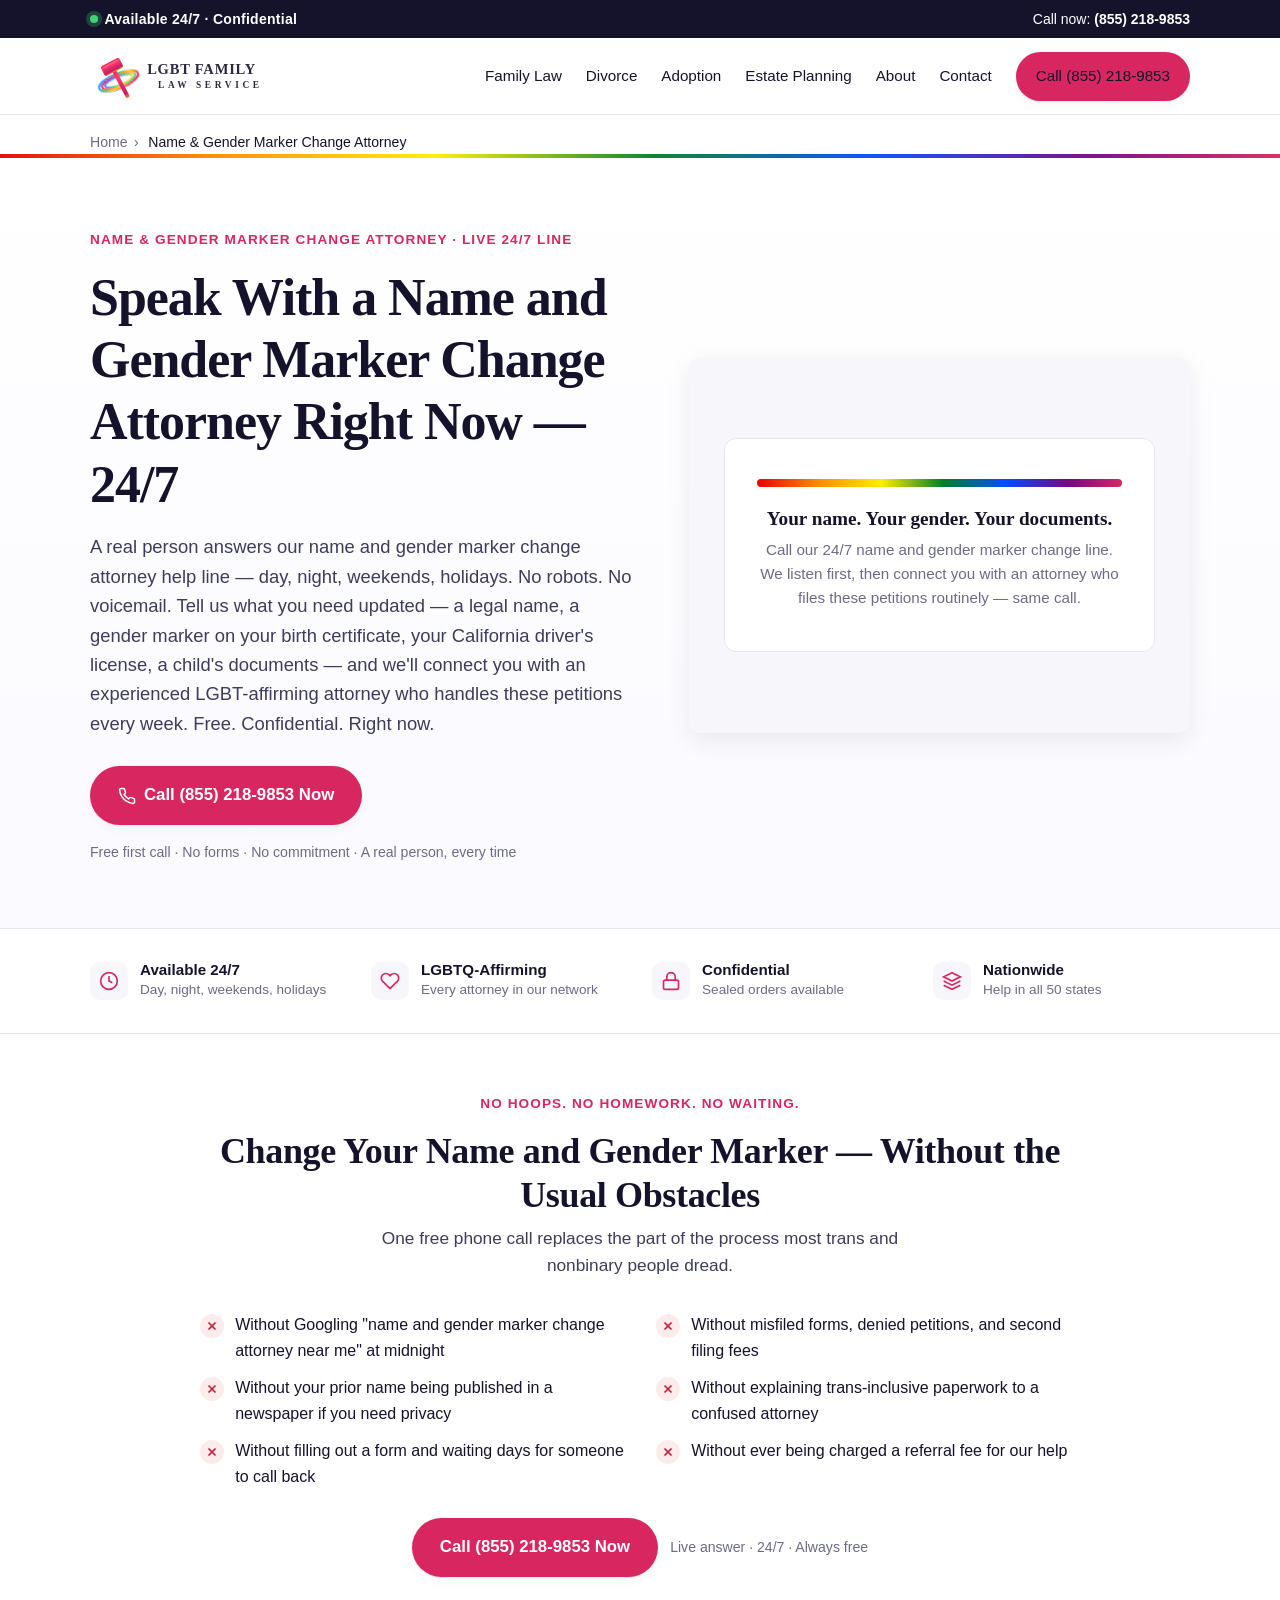
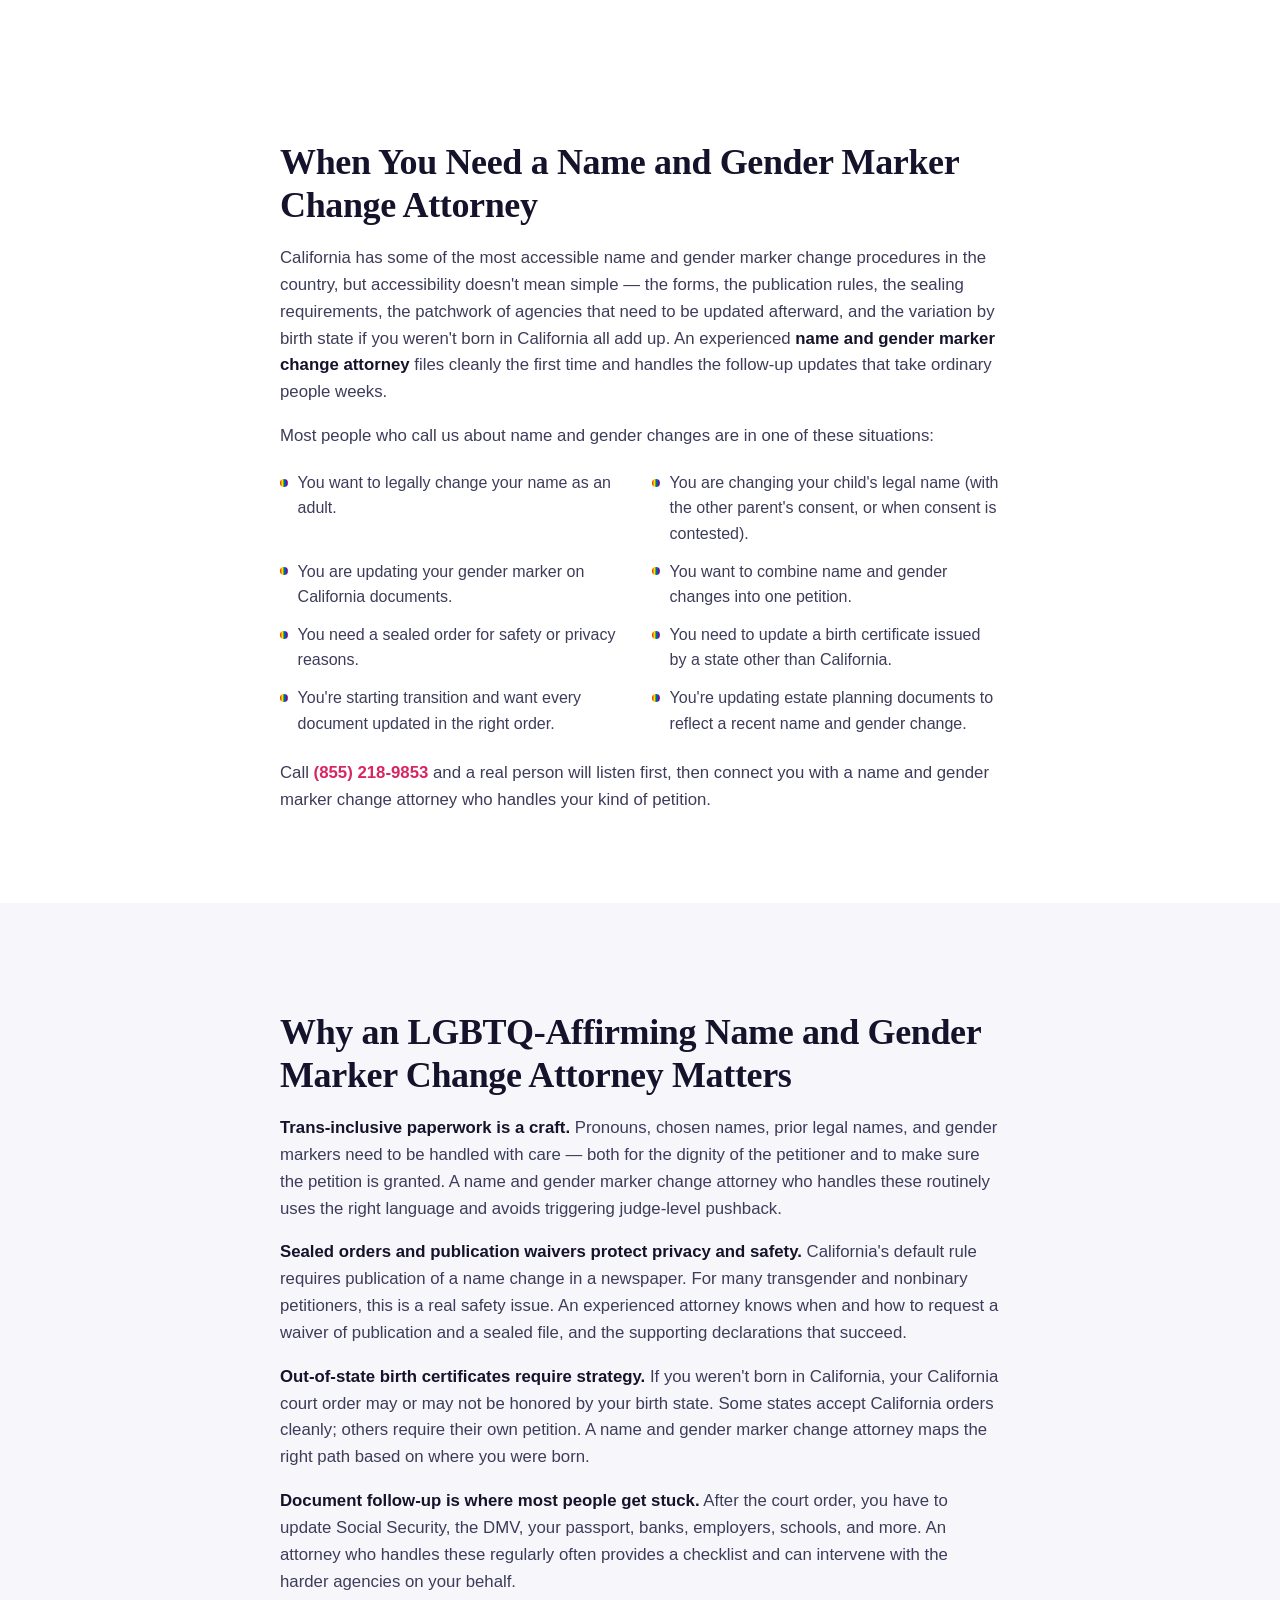
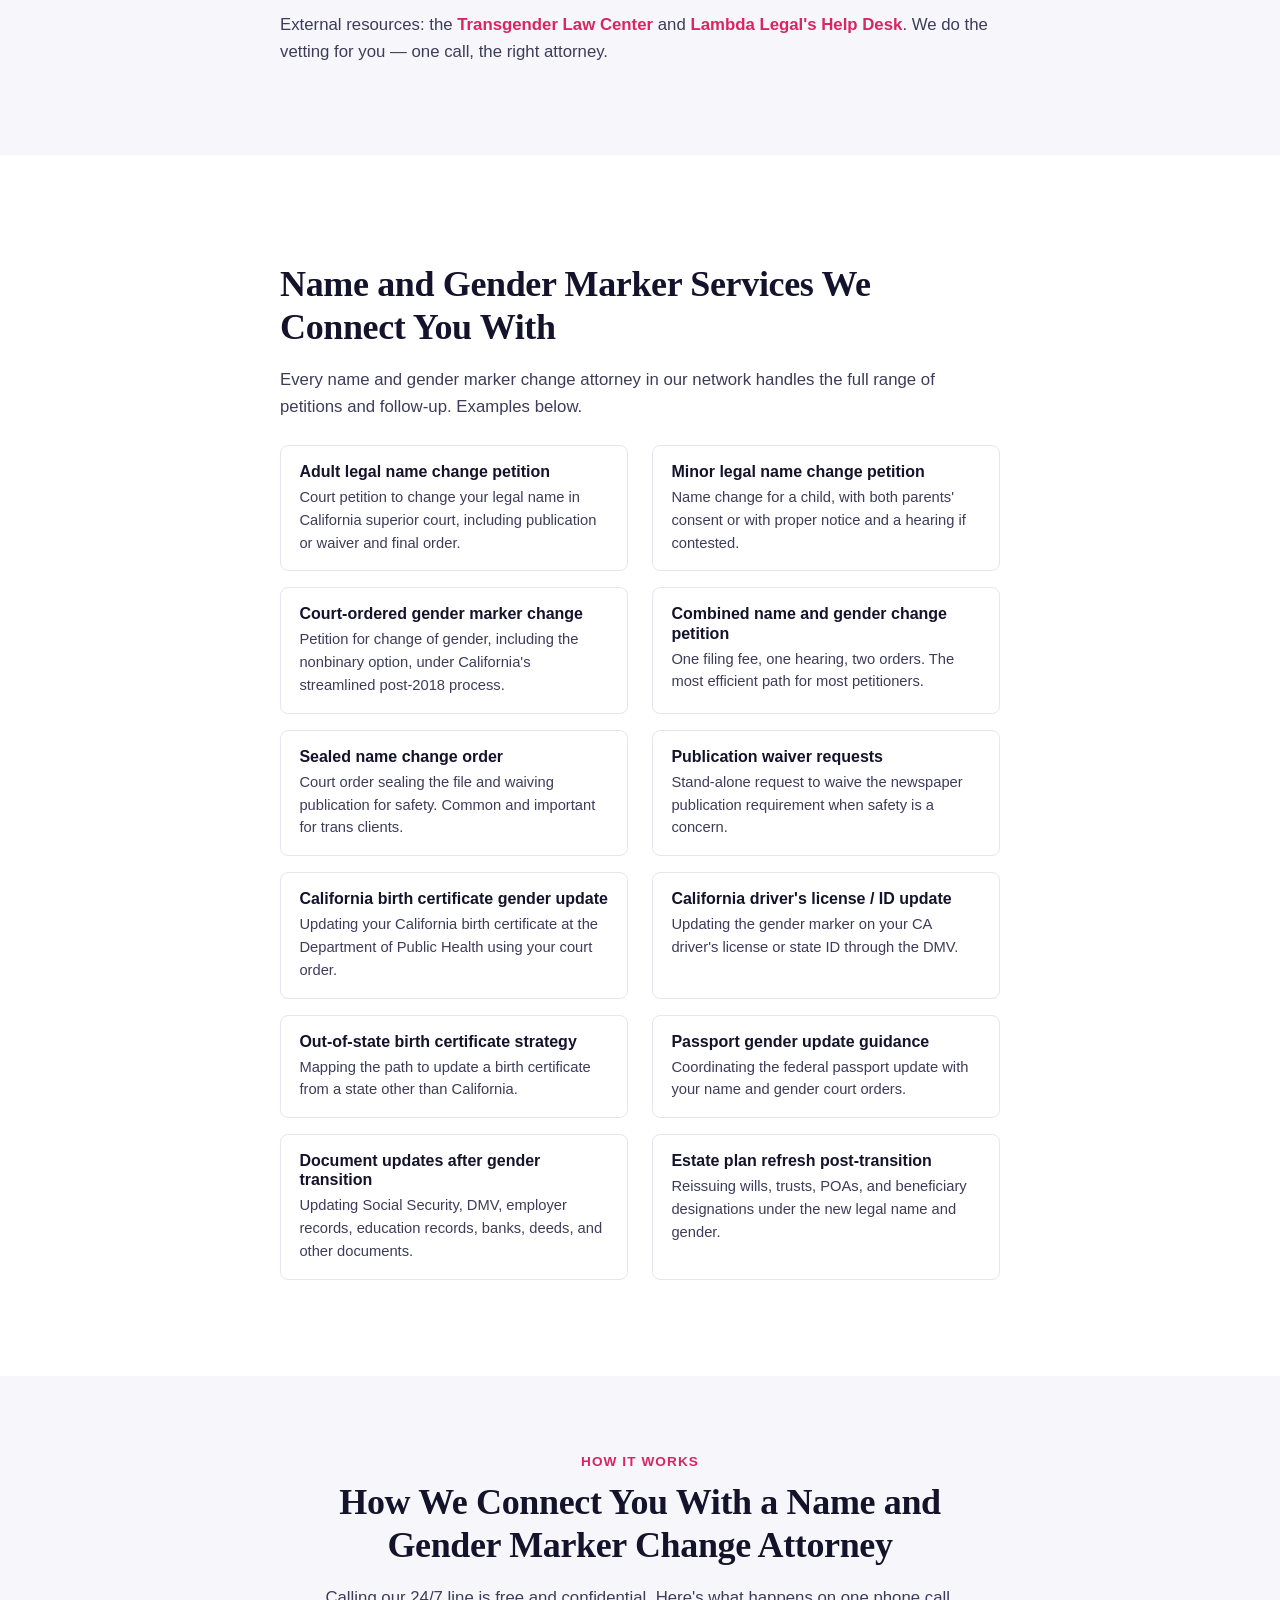
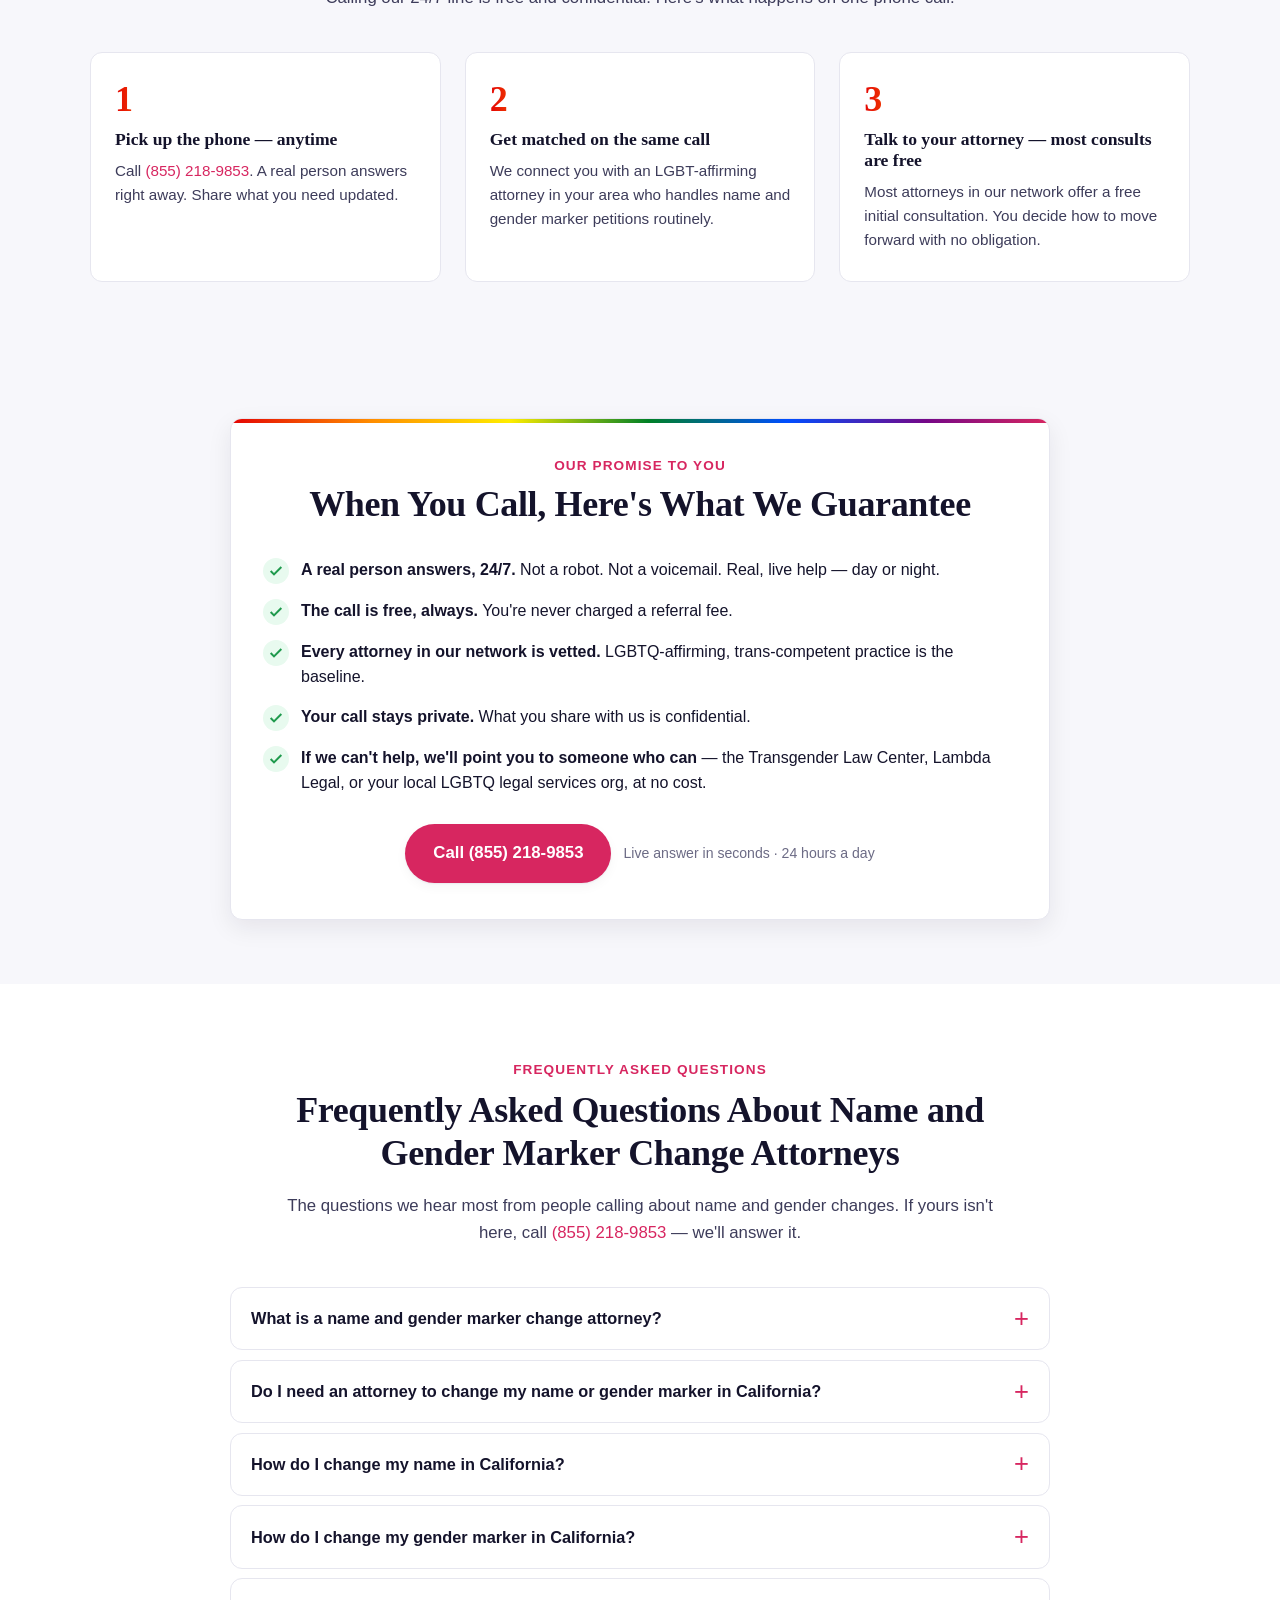
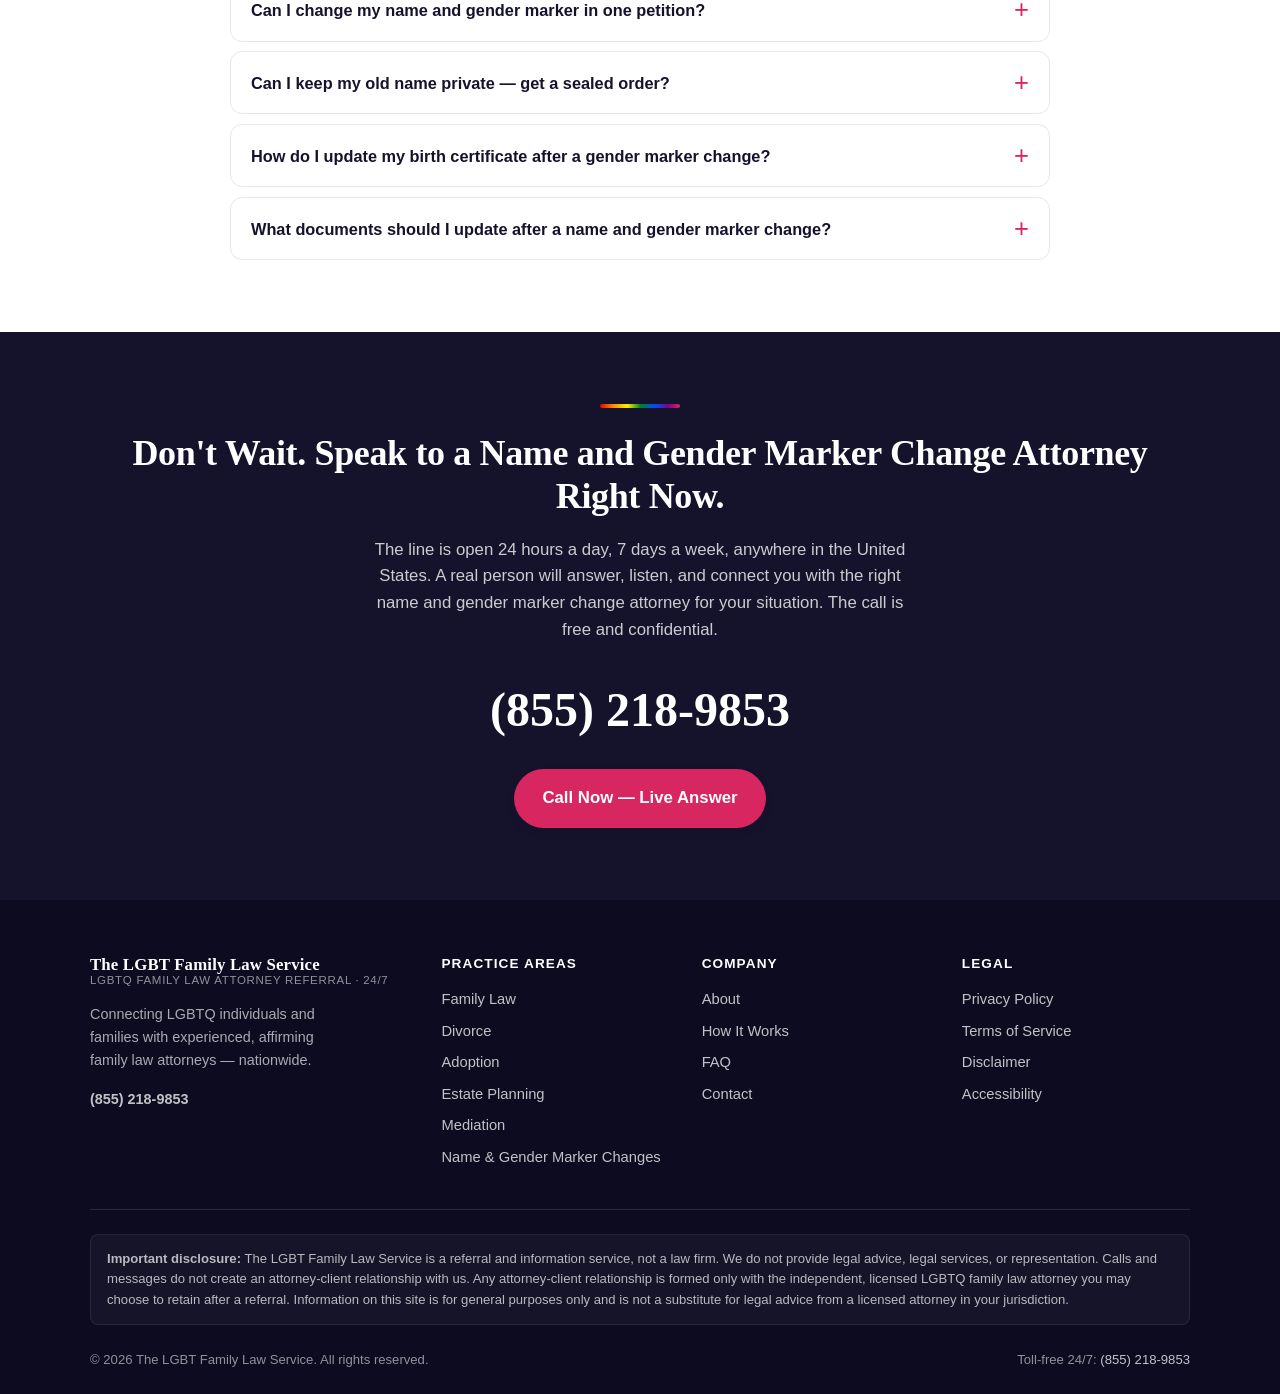
<file: identity-documents/index.html>
<!DOCTYPE html>
<html lang="en">
<head>
  <meta charset="UTF-8" />
  <meta name="viewport" content="width=device-width, initial-scale=1.0" />

  <title>Name and Gender Marker Change Attorney — Free 24/7 Connection | The LGBT Family Law Service</title>
  <meta name="description" content="Need a name and gender marker change attorney? A real person answers our 24/7 line and connects you with experienced LGBT-affirming attorneys for adult and minor name changes, court-ordered gender marker changes, birth certificate and ID updates, and sealed orders. Call (855) 218-9853." />
  <meta name="keywords" content="name and gender marker change attorney, transgender name change attorney, gender marker change lawyer, California name change petition, birth certificate gender change, California driver license gender update, sealed name change, minor name change petition, document updates after transition" />
  <meta name="robots" content="index, follow, max-image-preview:large" />
  <link rel="canonical" href="https://www.lgbtfamilylawservice.com/identity-documents/" />
  <meta name="theme-color" content="#14132b" />

  <meta property="og:type" content="website" />
  <meta property="og:site_name" content="The LGBT Family Law Service" />
  <meta property="og:title" content="Name and Gender Marker Change Attorney — Free 24/7 Connection" />
  <meta property="og:description" content="Speak with a name and gender marker change attorney right now. Call (855) 218-9853 — a real person answers 24/7." />
  <meta property="og:url" content="https://www.lgbtfamilylawservice.com/identity-documents/" />
  <meta property="og:image" content="https://www.lgbtfamilylawservice.com/assets/img/og-image.jpg" />

  <meta name="twitter:card" content="summary_large_image" />
  <meta name="twitter:title" content="Name and Gender Marker Change Attorney — Free 24/7 Connection" />
  <meta name="twitter:description" content="A real person answers. We connect you with a name and gender marker change attorney — same call. (855) 218-9853." />

  <link rel="icon" type="image/svg+xml" href="/assets/img/favicon.svg" />
  <link rel="apple-touch-icon" href="/assets/img/favicon.svg" />
  <link rel="stylesheet" href="/assets/css/styles.css" />

  <script type="application/ld+json">
  {
    "@context": "https://schema.org",
    "@graph": [
      { "@type": "Organization", "@id": "https://www.lgbtfamilylawservice.com/#organization", "name": "The LGBT Family Law Service", "url": "https://www.lgbtfamilylawservice.com/", "logo": "https://www.lgbtfamilylawservice.com/assets/img/logo.svg", "telephone": "+1-855-218-9853", "areaServed": { "@type": "Country", "name": "United States" } },
      { "@type": "WebSite", "@id": "https://www.lgbtfamilylawservice.com/#website", "url": "https://www.lgbtfamilylawservice.com/", "name": "The LGBT Family Law Service", "publisher": { "@id": "https://www.lgbtfamilylawservice.com/#organization" }, "inLanguage": "en-US" },
      { "@type": "WebPage", "@id": "https://www.lgbtfamilylawservice.com/identity-documents/#webpage", "url": "https://www.lgbtfamilylawservice.com/identity-documents/", "name": "Name and Gender Marker Change Attorney — Free 24/7 Connection", "isPartOf": { "@id": "https://www.lgbtfamilylawservice.com/#website" }, "inLanguage": "en-US" },
      { "@type": "BreadcrumbList", "itemListElement": [
        { "@type": "ListItem", "position": 1, "name": "Home", "item": "https://www.lgbtfamilylawservice.com/" },
        { "@type": "ListItem", "position": 2, "name": "Name and Gender Marker Change Attorney", "item": "https://www.lgbtfamilylawservice.com/identity-documents/" }
      ] },
      { "@type": "Service", "@id": "https://www.lgbtfamilylawservice.com/identity-documents/#service", "name": "Name and Gender Marker Change Attorney Referral", "serviceType": "Name and gender marker change attorney referral", "provider": { "@id": "https://www.lgbtfamilylawservice.com/#organization" }, "areaServed": { "@type": "Country", "name": "United States" }, "audience": { "@type": "Audience", "audienceType": "Transgender, nonbinary, and gender-diverse individuals" }, "description": "Free 24/7 connection to experienced LGBTQ-affirming attorneys for legal name changes, court-ordered gender marker changes, California birth certificate updates, driver's license and ID updates, sealed name change orders, and post-transition document updates." },
      { "@type": "FAQPage", "mainEntity": [
        { "@type": "Question", "name": "What is a name and gender marker change attorney?", "acceptedAnswer": { "@type": "Answer", "text": "A name and gender marker change attorney is a lawyer who handles the court petitions and administrative filings required to legally change your name, your gender marker on your birth certificate and ID, or both. They make sure the right forms are filed in the right court, that the publication requirements are met (or waived for safety), and that the resulting orders are accepted by every agency that needs to update your records." } },
        { "@type": "Question", "name": "Do I need an attorney to change my name or gender marker in California?", "acceptedAnswer": { "@type": "Answer", "text": "Technically no — these are forms you can file yourself. But mistakes are common, and a denied or delayed petition can mean months of waiting and another filing fee. An LGBTQ-affirming attorney files cleanly, knows which judges hear these matters in your county, and can request a sealed order or waive the publication requirement if you have safety concerns." } },
        { "@type": "Question", "name": "How do I change my name in California?", "acceptedAnswer": { "@type": "Answer", "text": "You file a petition for change of name in the superior court of the county where you live (Form NC-100), pay a filing fee or request a fee waiver, publish notice in a newspaper (unless waived), and attend a brief hearing. Once granted, you use the court order to update Social Security, the DMV, your passport, banks, employers, and anyone else who needs to know. An attorney can do this for you start to finish." } },
        { "@type": "Question", "name": "How do I change my gender marker in California?", "acceptedAnswer": { "@type": "Answer", "text": "Since 2018, California has allowed a streamlined gender marker change without a medical certification, including a nonbinary option. You file a petition for change of gender (Form CG-100) — by itself or combined with a name change — and a court will issue an order. With that order, you can update your birth certificate, driver's license, ID, passport, and other documents. A name and gender marker change attorney can prepare and file the petition for you." } },
        { "@type": "Question", "name": "Can I change my name and gender marker in one petition?", "acceptedAnswer": { "@type": "Answer", "text": "Yes. California allows a combined petition for name change and gender change (Form NC-300), which is usually the most efficient path. One filing fee, one hearing, one set of orders. An LGBTQ-affirming attorney files combined petitions routinely." } },
        { "@type": "Question", "name": "Can I keep my old name private — get a sealed order?", "acceptedAnswer": { "@type": "Answer", "text": "Yes. California law allows the court to seal a name change for safety, including for transgender individuals concerned about harassment or discrimination. The court file is sealed and your prior name is not publicly searchable. An attorney experienced in sealed name change orders knows the standard the court applies and the supporting declarations to file." } },
        { "@type": "Question", "name": "How do I update my birth certificate after a gender marker change?", "acceptedAnswer": { "@type": "Answer", "text": "If you were born in California, you file an application with the California Department of Public Health, Vital Records, along with your court order. The state issues an updated birth certificate. If you were born in another state, the process varies — some states accept California orders, some require their own procedure. An attorney can map the path for your specific birth state." } },
        { "@type": "Question", "name": "What documents should I update after a name and gender marker change?", "acceptedAnswer": { "@type": "Answer", "text": "Common updates: Social Security card, driver's license or California ID, passport, birth certificate, voter registration, employment records, education records, professional licenses, bank accounts and credit cards, insurance, beneficiary designations on retirement and life insurance, deeds and titles, and any estate planning documents. An LGBTQ name and gender marker change attorney often provides a checklist and can help with the higher-friction items." } }
      ] }
    ]
  }
  </script>
</head>
<body>

<a class="skip-link" href="#main">Skip to main content</a>

<div class="utility-bar" role="region" aria-label="Contact information">
  <div class="container">
    <span class="badge-247">Available 24/7 · Confidential</span>
    <span class="util-meta">Call now: <a href="tel:+18552189853"><strong>(855) 218-9853</strong></a></span>
  </div>
</div>

<header class="site-header" role="banner">
  <div class="container">
    <a class="brand" href="/" aria-label="The LGBT Family Law Service — Home">
      <img src="/assets/img/logo.svg" alt="The LGBT Family Law Service — name and gender marker change attorney referral logo" width="220" height="60" />
    </a>
    <nav class="nav" id="primary-nav" aria-label="Primary">
      <a href="/family-law/">Family Law</a>
      <a href="/divorce/">Divorce</a>
      <a href="/adoption/">Adoption</a>
      <a href="/estate-planning/">Estate Planning</a>
      <a href="/about/">About</a>
      <a href="/contact/">Contact</a>
      <a class="btn btn-primary" href="tel:+18552189853">Call (855) 218-9853</a>
    </nav>
    <button class="nav-toggle" aria-controls="primary-nav" aria-expanded="false" aria-label="Open navigation menu" onclick="document.getElementById('primary-nav').classList.toggle('open'); this.setAttribute('aria-expanded', this.getAttribute('aria-expanded')==='false' ? 'true':'false');">
      <svg viewBox="0 0 24 24" fill="none" stroke="currentColor" stroke-width="2" aria-hidden="true"><line x1="3" y1="6" x2="21" y2="6"/><line x1="3" y1="12" x2="21" y2="12"/><line x1="3" y1="18" x2="21" y2="18"/></svg>
    </button>
  </div>
</header>

<main id="main">

<nav class="breadcrumb" aria-label="Breadcrumb">
  <div class="container">
    <ol>
      <li><a href="/">Home</a></li>
      <li aria-current="page">Name &amp; Gender Marker Change Attorney</li>
    </ol>
  </div>
</nav>

<section class="hero">
  <div class="container hero-inner">
    <div class="hero-copy">
      <span class="hero-eyebrow">Name &amp; Gender Marker Change Attorney · Live 24/7 Line</span>
      <h1>Speak With a Name and Gender Marker Change Attorney Right Now — 24/7</h1>
      <p class="lead">A real person answers our name and gender marker change attorney help line — day, night, weekends, holidays. No robots. No voicemail. Tell us what you need updated — a legal name, a gender marker on your birth certificate, your California driver's license, a child's documents — and we'll connect you with an experienced LGBT-affirming attorney who handles these petitions every week. Free. Confidential. Right now.</p>
      <div class="hero-ctas">
        <a class="btn btn-primary btn-lg" href="tel:+18552189853" aria-label="Call us, 8 5 5, 2 1 8, 9 8 5 3">
          <svg width="18" height="18" viewBox="0 0 24 24" fill="none" stroke="currentColor" stroke-width="2" aria-hidden="true"><path d="M22 16.92v3a2 2 0 0 1-2.18 2 19.79 19.79 0 0 1-8.63-3.07 19.5 19.5 0 0 1-6-6 19.79 19.79 0 0 1-3.07-8.67A2 2 0 0 1 4.11 2h3a2 2 0 0 1 2 1.72c.13.96.37 1.9.72 2.81a2 2 0 0 1-.45 2.11L8.09 9.91a16 16 0 0 0 6 6l1.27-1.27a2 2 0 0 1 2.11-.45c.91.35 1.85.59 2.81.72A2 2 0 0 1 22 16.92z"/></svg>
          Call (855) 218-9853 Now
        </a>
      </div>
      <p style="font-size:0.88rem; color: var(--color-muted); margin-top: 1rem; margin-bottom: 0;">Free first call · No forms · No commitment · A real person, every time</p>
    </div>

    <div class="hero-visual" aria-hidden="true">
      <div class="placeholder-card">
        <div class="pride-bar"></div>
        <h3>Your name. Your gender. Your documents.</h3>
        <p>Call our 24/7 name and gender marker change line. We listen first, then connect you with an attorney who files these petitions routinely — same call.</p>
      </div>
    </div>
  </div>
</section>

<section class="trust-strip" aria-label="Why work with The LGBT Family Law Service">
  <div class="container">
    <div class="row">
      <div class="trust-item"><div class="ti-icon"><svg viewBox="0 0 24 24" fill="none" stroke="currentColor" stroke-width="2"><circle cx="12" cy="12" r="10"/><polyline points="12 6 12 12 16 14"/></svg></div><div><h4>Available 24/7</h4><p>Day, night, weekends, holidays</p></div></div>
      <div class="trust-item"><div class="ti-icon"><svg viewBox="0 0 24 24" fill="none" stroke="currentColor" stroke-width="2"><path d="M20.84 4.61a5.5 5.5 0 0 0-7.78 0L12 5.67l-1.06-1.06a5.5 5.5 0 0 0-7.78 7.78l1.06 1.06L12 21.23l7.78-7.78 1.06-1.06a5.5 5.5 0 0 0 0-7.78z"/></svg></div><div><h4>LGBTQ-Affirming</h4><p>Every attorney in our network</p></div></div>
      <div class="trust-item"><div class="ti-icon"><svg viewBox="0 0 24 24" fill="none" stroke="currentColor" stroke-width="2"><rect x="3" y="11" width="18" height="11" rx="2"/><path d="M7 11V7a5 5 0 0 1 10 0v4"/></svg></div><div><h4>Confidential</h4><p>Sealed orders available</p></div></div>
      <div class="trust-item"><div class="ti-icon"><svg viewBox="0 0 24 24" fill="none" stroke="currentColor" stroke-width="2"><path d="M12 2L2 7l10 5 10-5-10-5z"/><path d="M2 17l10 5 10-5"/><path d="M2 12l10 5 10-5"/></svg></div><div><h4>Nationwide</h4><p>Help in all 50 states</p></div></div>
    </div>
  </div>
</section>

<section class="without" aria-label="What you skip when you call us">
  <div class="container">
    <div class="without-inner">
      <span class="hero-eyebrow">No hoops. No homework. No waiting.</span>
      <h2>Change Your Name and Gender Marker — Without the Usual Obstacles</h2>
      <p class="lead-line">One free phone call replaces the part of the process most trans and nonbinary people dread.</p>
      <div class="without-list">
        <div class="without-item"><span class="x" aria-hidden="true"><svg viewBox="0 0 24 24" fill="none" stroke="currentColor" stroke-width="3"><line x1="6" y1="6" x2="18" y2="18"/><line x1="18" y1="6" x2="6" y2="18"/></svg></span>Without Googling "name and gender marker change attorney near me" at midnight</div>
        <div class="without-item"><span class="x" aria-hidden="true"><svg viewBox="0 0 24 24" fill="none" stroke="currentColor" stroke-width="3"><line x1="6" y1="6" x2="18" y2="18"/><line x1="18" y1="6" x2="6" y2="18"/></svg></span>Without misfiled forms, denied petitions, and second filing fees</div>
        <div class="without-item"><span class="x" aria-hidden="true"><svg viewBox="0 0 24 24" fill="none" stroke="currentColor" stroke-width="3"><line x1="6" y1="6" x2="18" y2="18"/><line x1="18" y1="6" x2="6" y2="18"/></svg></span>Without your prior name being published in a newspaper if you need privacy</div>
        <div class="without-item"><span class="x" aria-hidden="true"><svg viewBox="0 0 24 24" fill="none" stroke="currentColor" stroke-width="3"><line x1="6" y1="6" x2="18" y2="18"/><line x1="18" y1="6" x2="6" y2="18"/></svg></span>Without explaining trans-inclusive paperwork to a confused attorney</div>
        <div class="without-item"><span class="x" aria-hidden="true"><svg viewBox="0 0 24 24" fill="none" stroke="currentColor" stroke-width="3"><line x1="6" y1="6" x2="18" y2="18"/><line x1="18" y1="6" x2="6" y2="18"/></svg></span>Without filling out a form and waiting days for someone to call back</div>
        <div class="without-item"><span class="x" aria-hidden="true"><svg viewBox="0 0 24 24" fill="none" stroke="currentColor" stroke-width="3"><line x1="6" y1="6" x2="18" y2="18"/><line x1="18" y1="6" x2="6" y2="18"/></svg></span>Without ever being charged a referral fee for our help</div>
      </div>
      <div class="cta-mini">
        <a class="btn btn-primary btn-lg" href="tel:+18552189853">Call (855) 218-9853 Now</a>
        <p class="micro">Live answer · 24/7 · Always free</p>
      </div>
    </div>
  </div>
</section>

<section class="section">
  <div class="container prose">
    <h2>When You Need a Name and Gender Marker Change Attorney</h2>
    <p>California has some of the most accessible name and gender marker change procedures in the country, but accessibility doesn't mean simple — the forms, the publication rules, the sealing requirements, the patchwork of agencies that need to be updated afterward, and the variation by birth state if you weren't born in California all add up. An experienced <strong>name and gender marker change attorney</strong> files cleanly the first time and handles the follow-up updates that take ordinary people weeks.</p>
    <p>Most people who call us about name and gender changes are in one of these situations:</p>
    <div class="situations" role="list">
      <div class="situation" role="listitem">You want to legally change your name as an adult.</div>
      <div class="situation" role="listitem">You are changing your child's legal name (with the other parent's consent, or when consent is contested).</div>
      <div class="situation" role="listitem">You are updating your gender marker on California documents.</div>
      <div class="situation" role="listitem">You want to combine name and gender changes into one petition.</div>
      <div class="situation" role="listitem">You need a sealed order for safety or privacy reasons.</div>
      <div class="situation" role="listitem">You need to update a birth certificate issued by a state other than California.</div>
      <div class="situation" role="listitem">You're starting transition and want every document updated in the right order.</div>
      <div class="situation" role="listitem">You're updating estate planning documents to reflect a recent name and gender change.</div>
    </div>
    <p>Call <a href="tel:+18552189853">(855) 218-9853</a> and a real person will listen first, then connect you with a name and gender marker change attorney who handles your kind of petition.</p>
  </div>
</section>

<section class="section section-alt">
  <div class="container prose">
    <h2>Why an LGBTQ-Affirming Name and Gender Marker Change Attorney Matters</h2>
    <p><strong>Trans-inclusive paperwork is a craft.</strong> Pronouns, chosen names, prior legal names, and gender markers need to be handled with care — both for the dignity of the petitioner and to make sure the petition is granted. A name and gender marker change attorney who handles these routinely uses the right language and avoids triggering judge-level pushback.</p>
    <p><strong>Sealed orders and publication waivers protect privacy and safety.</strong> California's default rule requires publication of a name change in a newspaper. For many transgender and nonbinary petitioners, this is a real safety issue. An experienced attorney knows when and how to request a waiver of publication and a sealed file, and the supporting declarations that succeed.</p>
    <p><strong>Out-of-state birth certificates require strategy.</strong> If you weren't born in California, your California court order may or may not be honored by your birth state. Some states accept California orders cleanly; others require their own petition. A name and gender marker change attorney maps the right path based on where you were born.</p>
    <p><strong>Document follow-up is where most people get stuck.</strong> After the court order, you have to update Social Security, the DMV, your passport, banks, employers, schools, and more. An attorney who handles these regularly often provides a checklist and can intervene with the harder agencies on your behalf.</p>
    <p>External resources: the <a href="https://transgenderlawcenter.org/" rel="noopener">Transgender Law Center</a> and <a href="https://www.lambdalegal.org/help" rel="noopener">Lambda Legal's Help Desk</a>. We do the vetting for you — one call, the right attorney.</p>
  </div>
</section>

<section class="section">
  <div class="container prose">
    <h2>Name and Gender Marker Services We Connect You With</h2>
    <p>Every name and gender marker change attorney in our network handles the full range of petitions and follow-up. Examples below.</p>
    <div class="service-items">
      <div class="service-item"><h3>Adult legal name change petition</h3><p>Court petition to change your legal name in California superior court, including publication or waiver and final order.</p></div>
      <div class="service-item"><h3>Minor legal name change petition</h3><p>Name change for a child, with both parents' consent or with proper notice and a hearing if contested.</p></div>
      <div class="service-item"><h3>Court-ordered gender marker change</h3><p>Petition for change of gender, including the nonbinary option, under California's streamlined post-2018 process.</p></div>
      <div class="service-item"><h3>Combined name and gender change petition</h3><p>One filing fee, one hearing, two orders. The most efficient path for most petitioners.</p></div>
      <div class="service-item"><h3>Sealed name change order</h3><p>Court order sealing the file and waiving publication for safety. Common and important for trans clients.</p></div>
      <div class="service-item"><h3>Publication waiver requests</h3><p>Stand-alone request to waive the newspaper publication requirement when safety is a concern.</p></div>
      <div class="service-item"><h3>California birth certificate gender update</h3><p>Updating your California birth certificate at the Department of Public Health using your court order.</p></div>
      <div class="service-item"><h3>California driver's license / ID update</h3><p>Updating the gender marker on your CA driver's license or state ID through the DMV.</p></div>
      <div class="service-item"><h3>Out-of-state birth certificate strategy</h3><p>Mapping the path to update a birth certificate from a state other than California.</p></div>
      <div class="service-item"><h3>Passport gender update guidance</h3><p>Coordinating the federal passport update with your name and gender court orders.</p></div>
      <div class="service-item"><h3>Document updates after gender transition</h3><p>Updating Social Security, DMV, employer records, education records, banks, deeds, and other documents.</p></div>
      <div class="service-item"><h3>Estate plan refresh post-transition</h3><p>Reissuing wills, trusts, POAs, and beneficiary designations under the new legal name and gender.</p></div>
    </div>
  </div>
</section>

<section class="section section-alt">
  <div class="container">
    <div class="section-head">
      <span class="eyebrow">How it works</span>
      <h2>How We Connect You With a Name and Gender Marker Change Attorney</h2>
      <p>Calling our 24/7 line is free and confidential. Here's what happens on one phone call.</p>
    </div>
    <div class="steps">
      <div class="step"><div class="step-num">1</div><h3>Pick up the phone — anytime</h3><p>Call <a href="tel:+18552189853">(855) 218-9853</a>. A real person answers right away. Share what you need updated.</p></div>
      <div class="step"><div class="step-num">2</div><h3>Get matched on the same call</h3><p>We connect you with an LGBT-affirming attorney in your area who handles name and gender marker petitions routinely.</p></div>
      <div class="step"><div class="step-num">3</div><h3>Talk to your attorney — most consults are free</h3><p>Most attorneys in our network offer a free initial consultation. You decide how to move forward with no obligation.</p></div>
    </div>
  </div>
</section>

<section class="promise" aria-label="Our promise to you">
  <div class="container">
    <div class="promise-box">
      <span class="promise-eyebrow">Our promise to you</span>
      <h2>When You Call, Here's What We Guarantee</h2>
      <ul class="promise-list">
        <li><span class="ck" aria-hidden="true"><svg viewBox="0 0 24 24" fill="none" stroke="currentColor" stroke-width="3"><polyline points="20 6 9 17 4 12"/></svg></span><span><strong>A real person answers, 24/7.</strong> Not a robot. Not a voicemail. Real, live help — day or night.</span></li>
        <li><span class="ck" aria-hidden="true"><svg viewBox="0 0 24 24" fill="none" stroke="currentColor" stroke-width="3"><polyline points="20 6 9 17 4 12"/></svg></span><span><strong>The call is free, always.</strong> You're never charged a referral fee.</span></li>
        <li><span class="ck" aria-hidden="true"><svg viewBox="0 0 24 24" fill="none" stroke="currentColor" stroke-width="3"><polyline points="20 6 9 17 4 12"/></svg></span><span><strong>Every attorney in our network is vetted.</strong> LGBTQ-affirming, trans-competent practice is the baseline.</span></li>
        <li><span class="ck" aria-hidden="true"><svg viewBox="0 0 24 24" fill="none" stroke="currentColor" stroke-width="3"><polyline points="20 6 9 17 4 12"/></svg></span><span><strong>Your call stays private.</strong> What you share with us is confidential.</span></li>
        <li><span class="ck" aria-hidden="true"><svg viewBox="0 0 24 24" fill="none" stroke="currentColor" stroke-width="3"><polyline points="20 6 9 17 4 12"/></svg></span><span><strong>If we can't help, we'll point you to someone who can</strong> — the Transgender Law Center, Lambda Legal, or your local LGBTQ legal services org, at no cost.</span></li>
      </ul>
      <div class="cta-mini">
        <a class="btn btn-primary btn-lg" href="tel:+18552189853">Call (855) 218-9853</a>
        <p class="micro">Live answer in seconds · 24 hours a day</p>
      </div>
    </div>
  </div>
</section>

<section class="section">
  <div class="container">
    <div class="section-head">
      <span class="eyebrow">Frequently asked questions</span>
      <h2>Frequently Asked Questions About Name and Gender Marker Change Attorneys</h2>
      <p>The questions we hear most from people calling about name and gender changes. If yours isn't here, call <a href="tel:+18552189853">(855) 218-9853</a> — we'll answer it.</p>
    </div>
    <div class="faq-list">
      <details class="faq"><summary>What is a name and gender marker change attorney?</summary><div class="faq-body"><p>A name and gender marker change attorney is a lawyer who handles the court petitions and administrative filings required to legally change your name, your gender marker on your birth certificate and ID, or both. They make sure the right forms are filed in the right court, that the publication requirements are met (or waived for safety), and that the resulting orders are accepted by every agency that needs to update your records.</p></div></details>
      <details class="faq"><summary>Do I need an attorney to change my name or gender marker in California?</summary><div class="faq-body"><p>Technically no — these are forms you can file yourself. But mistakes are common, and a denied or delayed petition can mean months of waiting and another filing fee. An LGBTQ-affirming attorney files cleanly, knows which judges hear these matters in your county, and can request a sealed order or waive the publication requirement if you have safety concerns.</p></div></details>
      <details class="faq"><summary>How do I change my name in California?</summary><div class="faq-body"><p>You file a petition for change of name in the superior court of the county where you live (Form NC-100), pay a filing fee or request a fee waiver, publish notice in a newspaper (unless waived), and attend a brief hearing. Once granted, you use the court order to update Social Security, the DMV, your passport, banks, employers, and anyone else who needs to know. An attorney can do this for you start to finish.</p></div></details>
      <details class="faq"><summary>How do I change my gender marker in California?</summary><div class="faq-body"><p>Since 2018, California has allowed a streamlined gender marker change without a medical certification, including a nonbinary option. You file a petition for change of gender (Form CG-100) — by itself or combined with a name change — and a court will issue an order. With that order, you can update your birth certificate, driver's license, ID, passport, and other documents. A name and gender marker change attorney can prepare and file the petition for you.</p></div></details>
      <details class="faq"><summary>Can I change my name and gender marker in one petition?</summary><div class="faq-body"><p>Yes. California allows a combined petition for name change and gender change (Form NC-300), which is usually the most efficient path. One filing fee, one hearing, one set of orders. An LGBTQ-affirming attorney files combined petitions routinely.</p></div></details>
      <details class="faq"><summary>Can I keep my old name private — get a sealed order?</summary><div class="faq-body"><p>Yes. California law allows the court to seal a name change for safety, including for transgender individuals concerned about harassment or discrimination. The court file is sealed and your prior name is not publicly searchable. An attorney experienced in sealed name change orders knows the standard the court applies and the supporting declarations to file.</p></div></details>
      <details class="faq"><summary>How do I update my birth certificate after a gender marker change?</summary><div class="faq-body"><p>If you were born in California, you file an application with the California Department of Public Health, Vital Records, along with your court order. The state issues an updated birth certificate. If you were born in another state, the process varies — some states accept California orders, some require their own procedure. An attorney can map the path for your specific birth state.</p></div></details>
      <details class="faq"><summary>What documents should I update after a name and gender marker change?</summary><div class="faq-body"><p>Common updates: Social Security card, driver's license or California ID, passport, birth certificate, voter registration, employment records, education records, professional licenses, bank accounts and credit cards, insurance, beneficiary designations on retirement and life insurance, deeds and titles, and any estate planning documents. An LGBTQ name and gender marker change attorney often provides a checklist and can help with the higher-friction items.</p></div></details>
    </div>
  </div>
</section>

<section class="final-cta">
  <div class="container">
    <h2>Don't Wait. Speak to a Name and Gender Marker Change Attorney Right Now.</h2>
    <p>The line is open 24 hours a day, 7 days a week, anywhere in the United States. A real person will answer, listen, and connect you with the right name and gender marker change attorney for your situation. The call is free and confidential.</p>
    <div class="phone-big"><a href="tel:+18552189853" aria-label="Call us, 8 5 5, 2 1 8, 9 8 5 3">(855) 218-9853</a></div>
    <div class="ctas">
      <a class="btn btn-primary btn-lg" href="tel:+18552189853">Call Now — Live Answer</a>
    </div>
  </div>
</section>

</main>

<footer class="site-footer" role="contentinfo">
  <div class="container">
    <div class="footer-grid">
      <div class="footer-brand">
        <div class="brand-name">The LGBT Family Law Service<span>LGBTQ Family Law Attorney Referral · 24/7</span></div>
        <p>Connecting LGBTQ individuals and families with experienced, affirming family law attorneys — nationwide.</p>
        <p><strong><a href="tel:+18552189853">(855) 218-9853</a></strong></p>
      </div>
      <div>
        <h4>Practice Areas</h4>
        <ul>
          <li><a href="/family-law/">Family Law</a></li>
          <li><a href="/divorce/">Divorce</a></li>
          <li><a href="/adoption/">Adoption</a></li>
          <li><a href="/estate-planning/">Estate Planning</a></li>
          <li><a href="/mediation/">Mediation</a></li>
          <li><a href="/identity-documents/">Name &amp; Gender Marker Changes</a></li>
        </ul>
      </div>
      <div>
        <h4>Company</h4>
        <ul>
          <li><a href="/about/">About</a></li>
          <li><a href="/how-it-works/">How It Works</a></li>
          <li><a href="/faq/">FAQ</a></li>
          <li><a href="/contact/">Contact</a></li>
        </ul>
      </div>
      <div>
        <h4>Legal</h4>
        <ul>
          <li><a href="/privacy-policy/">Privacy Policy</a></li>
          <li><a href="/terms-of-service/">Terms of Service</a></li>
          <li><a href="/disclaimer/">Disclaimer</a></li>
          <li><a href="/accessibility/">Accessibility</a></li>
        </ul>
      </div>
    </div>

    <div class="affiliate-disclosure">
      <strong>Important disclosure:</strong> The LGBT Family Law Service is a referral and information service, not a law firm. We do not provide legal advice, legal services, or representation. Calls and messages do not create an attorney-client relationship with us. Any attorney-client relationship is formed only with the independent, licensed LGBTQ family law attorney you may choose to retain after a referral. Information on this site is for general purposes only and is not a substitute for legal advice from a licensed attorney in your jurisdiction.
    </div>

    <div class="footer-bottom">
      <span>&copy; <span id="yr"></span> The LGBT Family Law Service. All rights reserved.</span>
      <span>Toll-free 24/7: <a href="tel:+18552189853">(855) 218-9853</a></span>
    </div>
  </div>
</footer>

<script>document.getElementById('yr').textContent = new Date().getFullYear();</script>
</body>
</html>
</file>
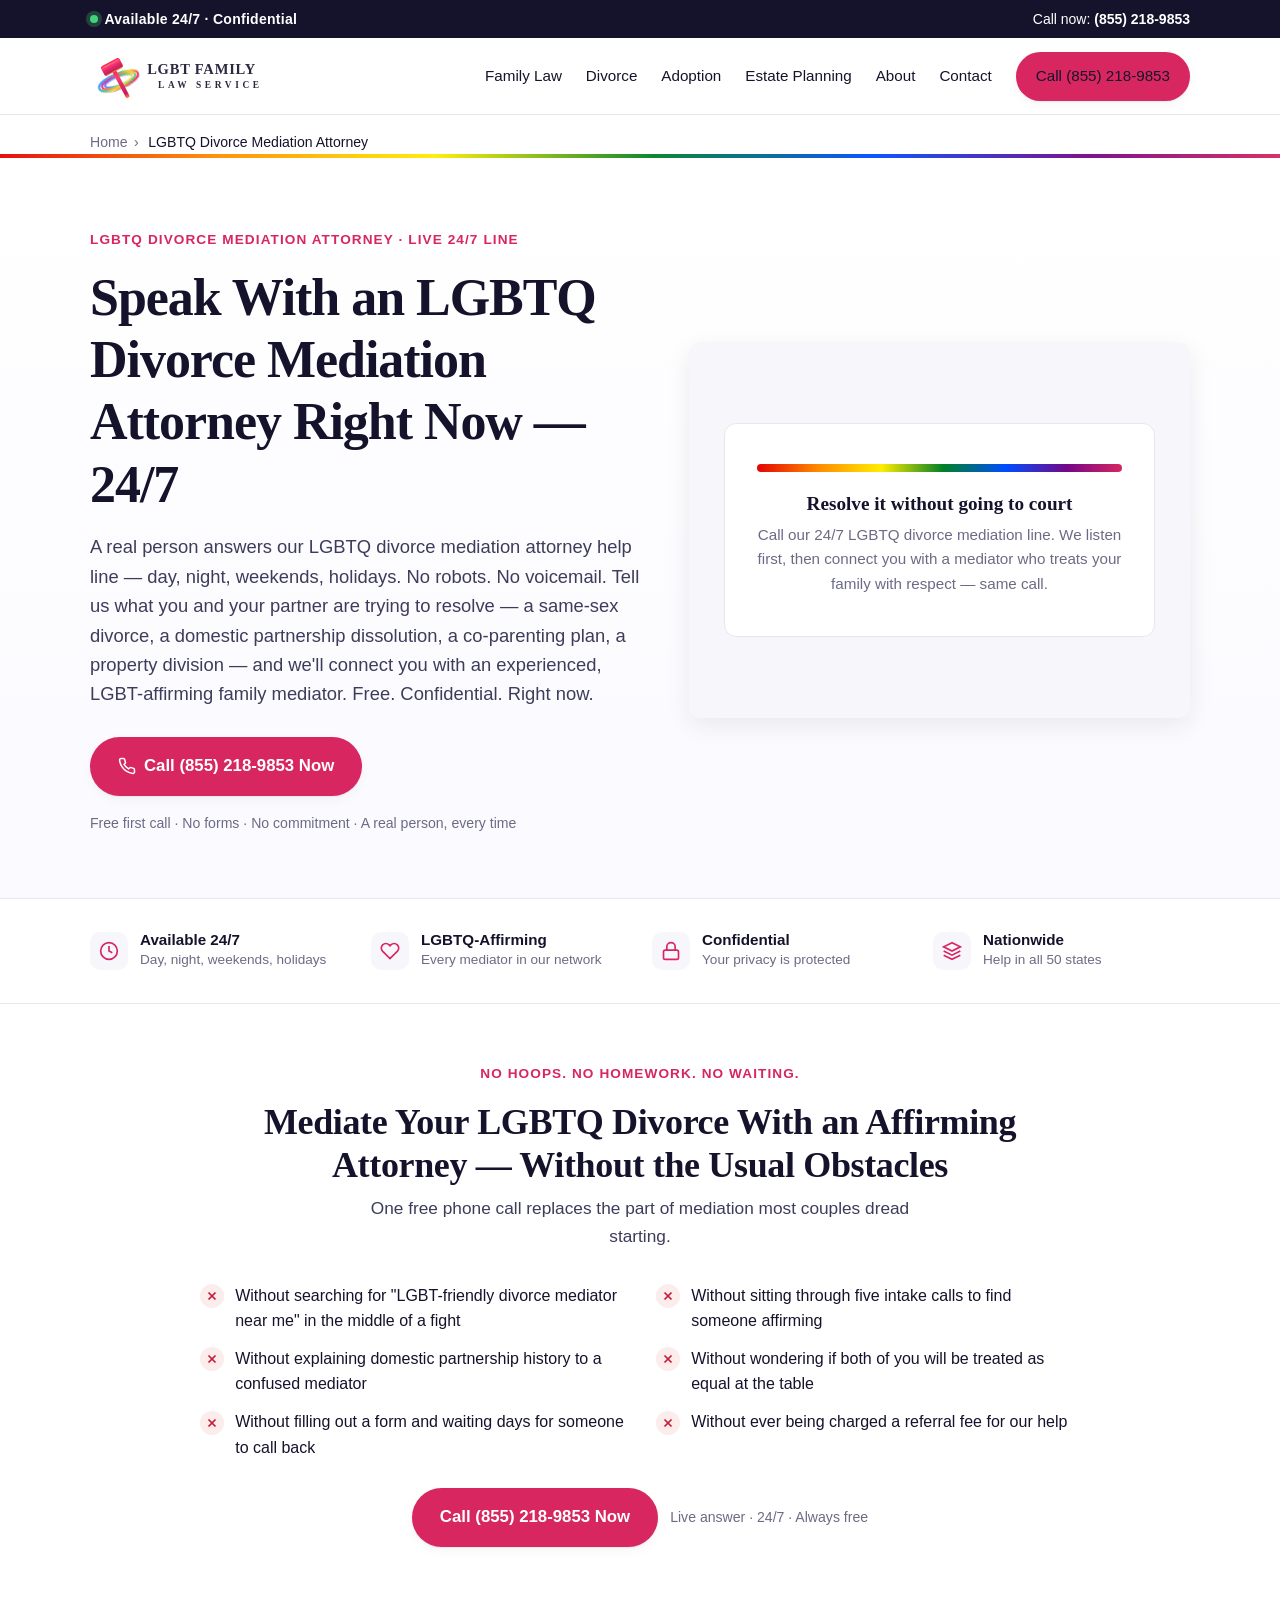
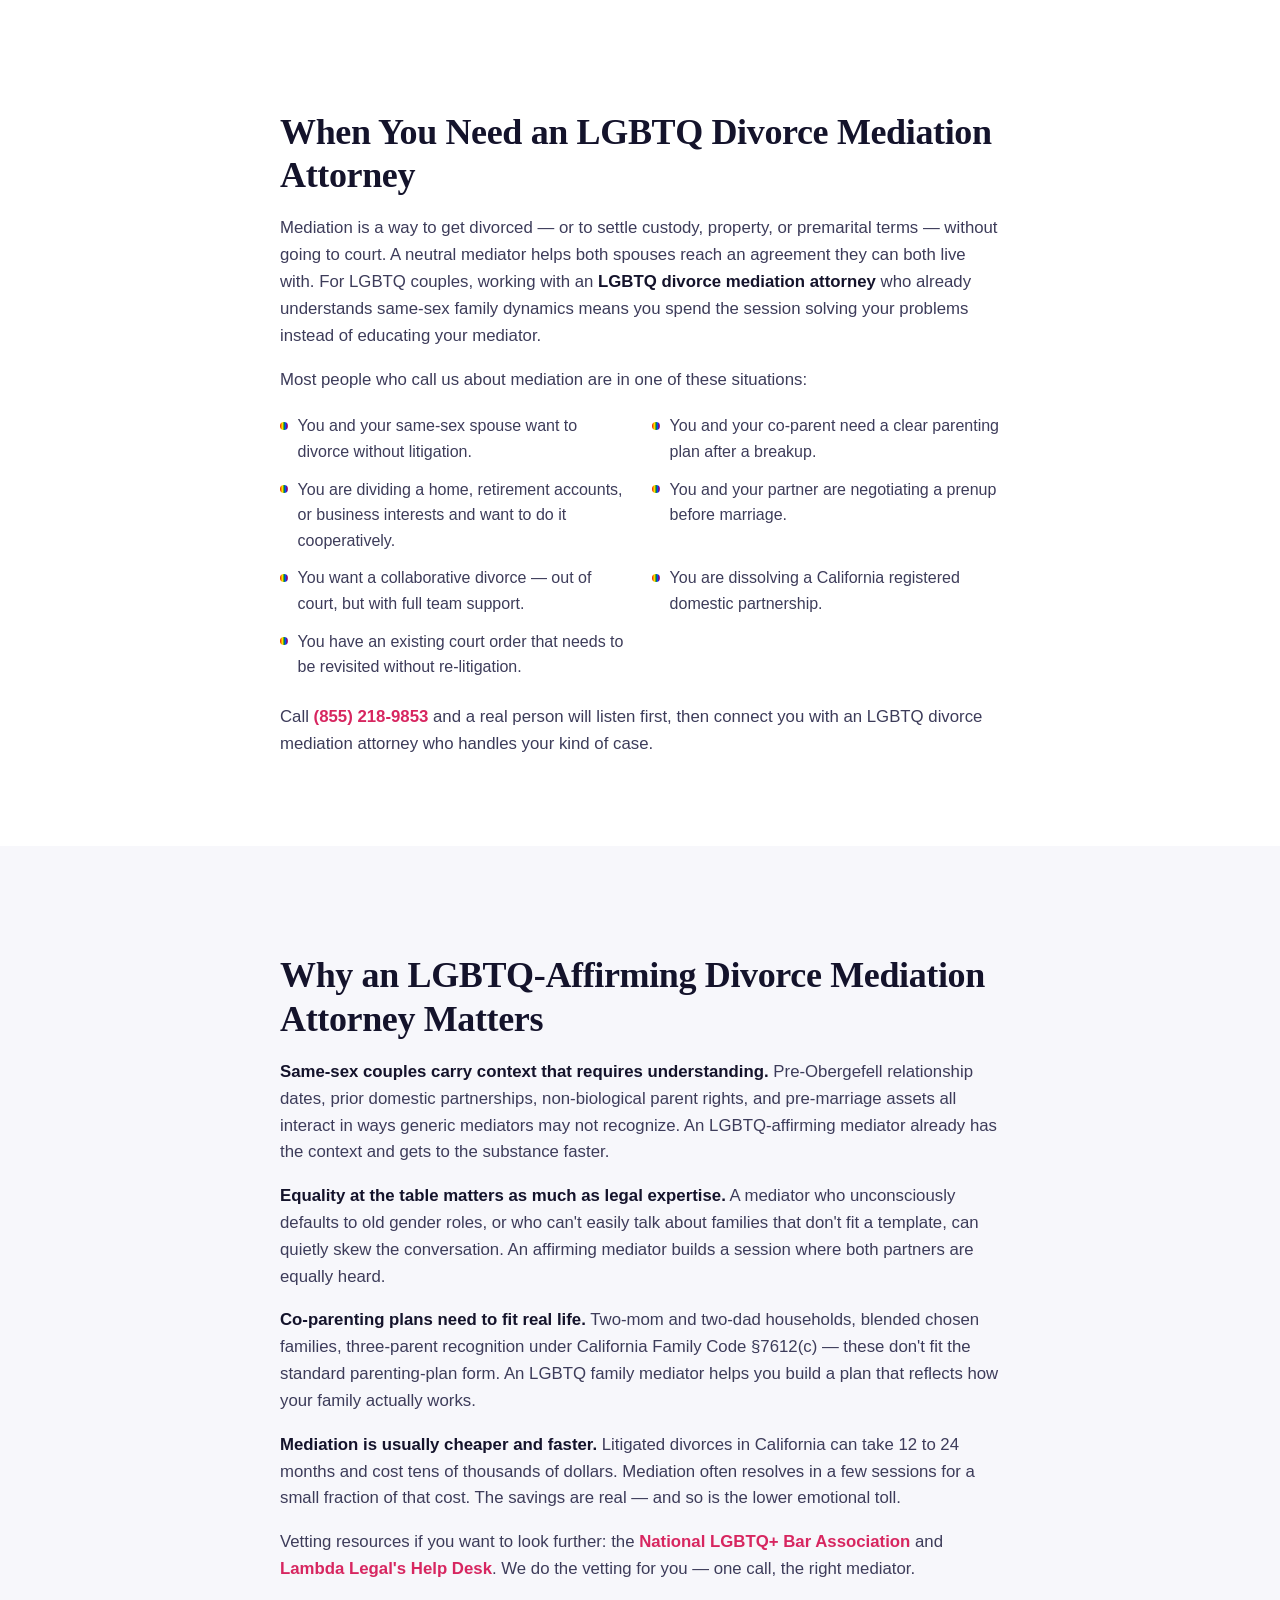
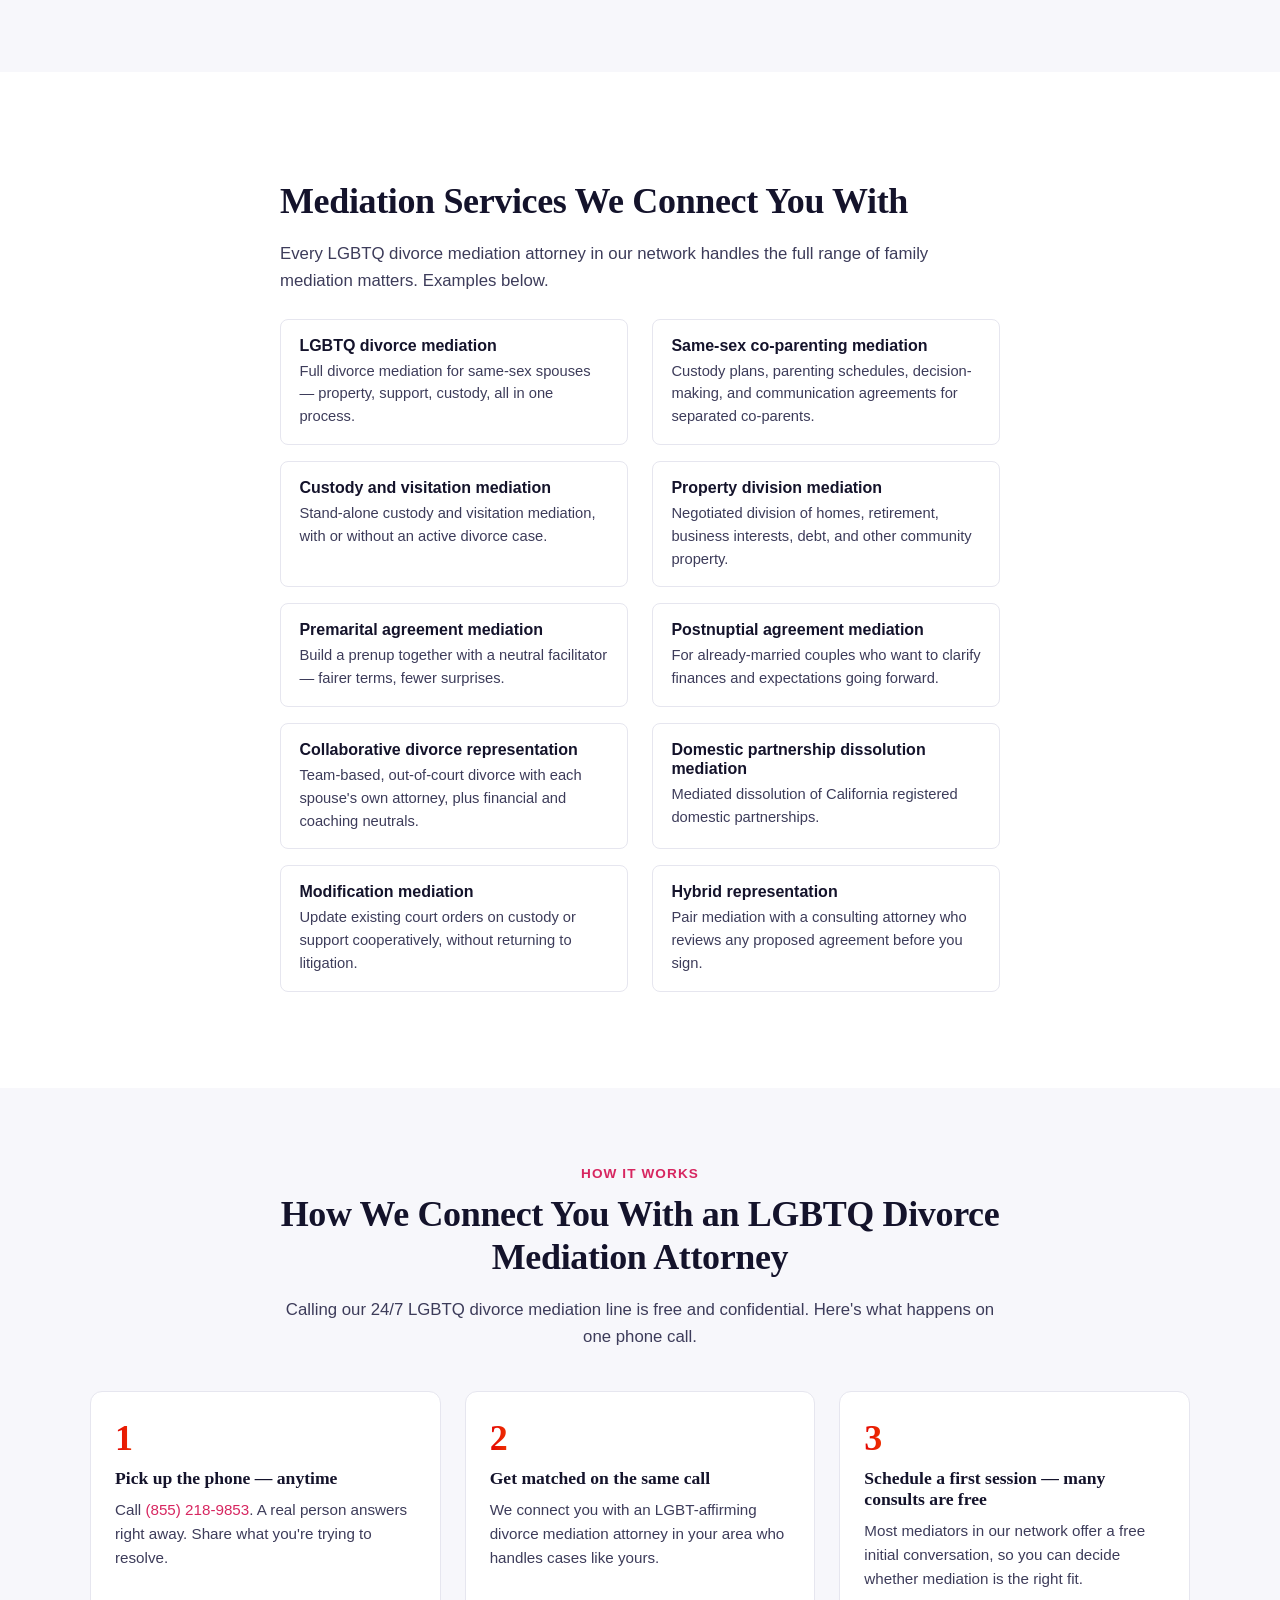
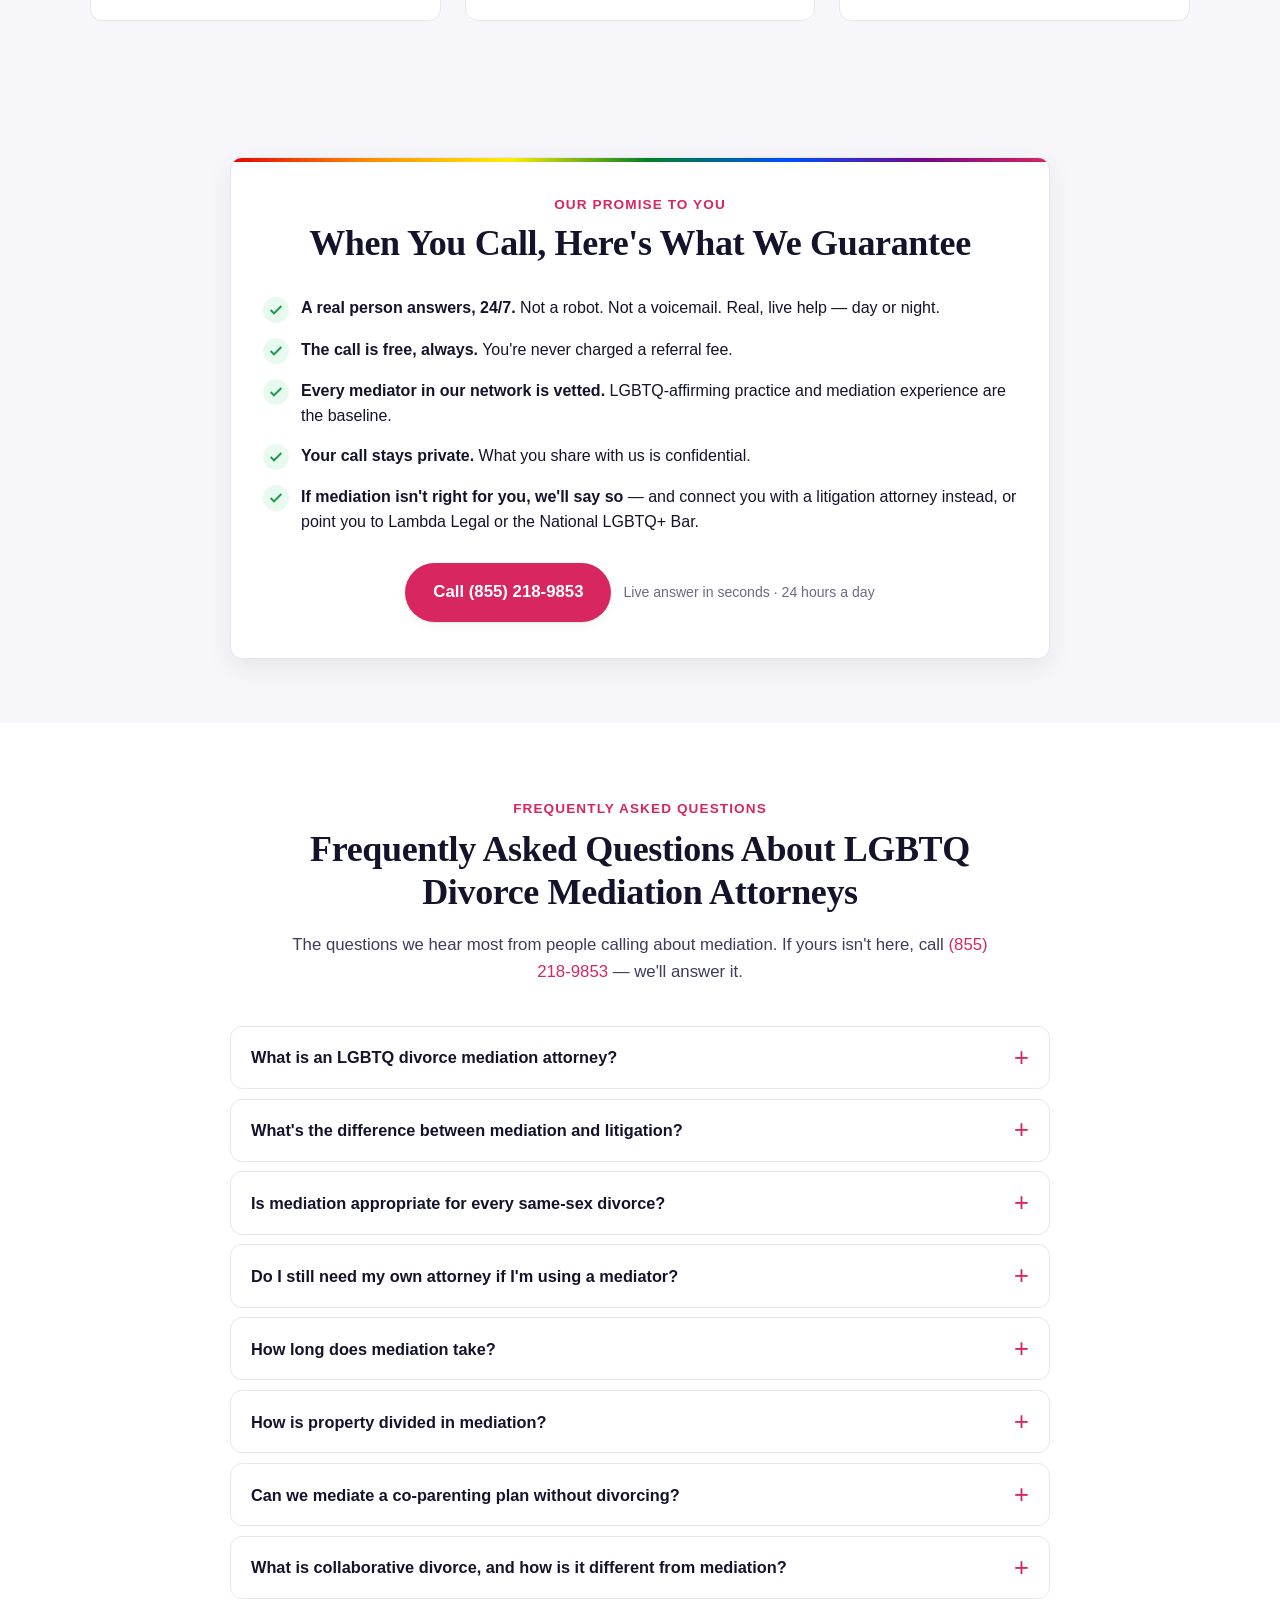
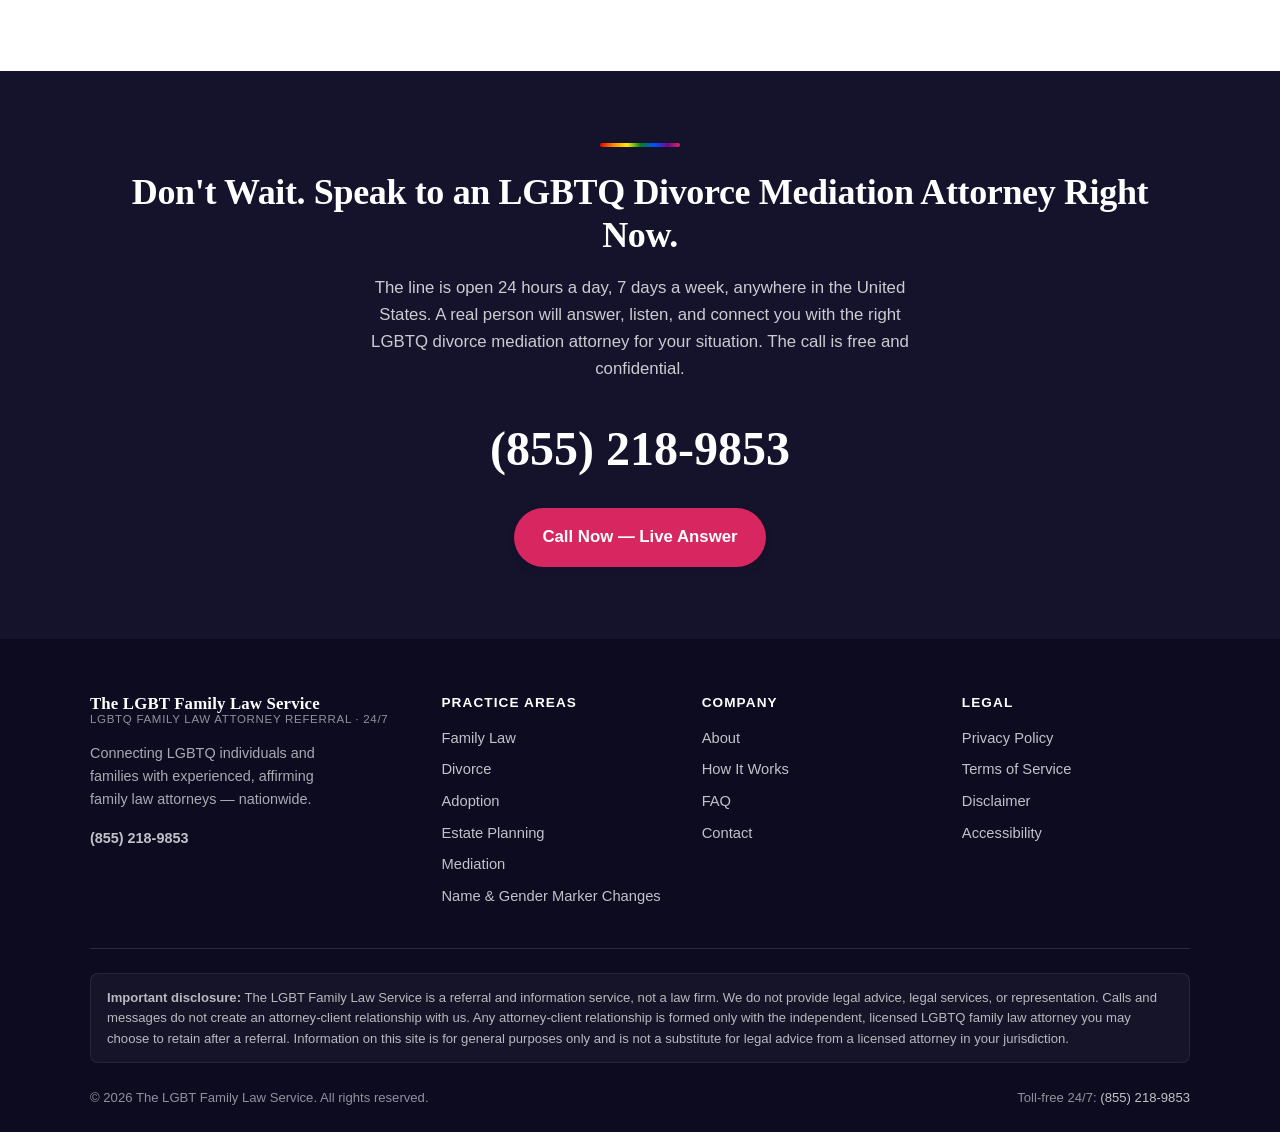
<file: mediation/index.html>
<!DOCTYPE html>
<html lang="en">
<head>
  <meta charset="UTF-8" />
  <meta name="viewport" content="width=device-width, initial-scale=1.0" />

  <title>LGBTQ Divorce Mediation Attorney — Free 24/7 Connection | The LGBT Family Law Service</title>
  <meta name="description" content="Need an LGBTQ divorce mediation attorney? A real person answers our 24/7 line and connects you with experienced LGBT-affirming mediators for divorce, co-parenting, custody, property division, and collaborative divorce. Free, confidential, immediate. Call (855) 218-9853." />
  <meta name="keywords" content="LGBTQ divorce mediation attorney, same-sex divorce mediation, LGBT mediator, co-parenting mediation, custody mediation, property division mediation, collaborative divorce, premarital agreement mediation, LGBTQ family mediator" />
  <meta name="robots" content="index, follow, max-image-preview:large" />
  <link rel="canonical" href="https://www.lgbtfamilylawservice.com/mediation/" />
  <meta name="theme-color" content="#14132b" />

  <meta property="og:type" content="website" />
  <meta property="og:site_name" content="The LGBT Family Law Service" />
  <meta property="og:title" content="LGBTQ Divorce Mediation Attorney — Free 24/7 Connection" />
  <meta property="og:description" content="Speak with an LGBTQ divorce mediation attorney right now. Call (855) 218-9853 — a real person answers 24/7." />
  <meta property="og:url" content="https://www.lgbtfamilylawservice.com/mediation/" />
  <meta property="og:image" content="https://www.lgbtfamilylawservice.com/assets/img/og-image.jpg" />

  <meta name="twitter:card" content="summary_large_image" />
  <meta name="twitter:title" content="LGBTQ Divorce Mediation Attorney — Free 24/7 Connection" />
  <meta name="twitter:description" content="A real person answers. We connect you with an LGBTQ divorce mediation attorney — same call. (855) 218-9853." />

  <link rel="icon" type="image/svg+xml" href="/assets/img/favicon.svg" />
  <link rel="apple-touch-icon" href="/assets/img/favicon.svg" />
  <link rel="stylesheet" href="/assets/css/styles.css" />

  <script type="application/ld+json">
  {
    "@context": "https://schema.org",
    "@graph": [
      { "@type": "Organization", "@id": "https://www.lgbtfamilylawservice.com/#organization", "name": "The LGBT Family Law Service", "url": "https://www.lgbtfamilylawservice.com/", "logo": "https://www.lgbtfamilylawservice.com/assets/img/logo.svg", "telephone": "+1-855-218-9853", "areaServed": { "@type": "Country", "name": "United States" } },
      { "@type": "WebSite", "@id": "https://www.lgbtfamilylawservice.com/#website", "url": "https://www.lgbtfamilylawservice.com/", "name": "The LGBT Family Law Service", "publisher": { "@id": "https://www.lgbtfamilylawservice.com/#organization" }, "inLanguage": "en-US" },
      { "@type": "WebPage", "@id": "https://www.lgbtfamilylawservice.com/mediation/#webpage", "url": "https://www.lgbtfamilylawservice.com/mediation/", "name": "LGBTQ Divorce Mediation Attorney — Free 24/7 Connection", "isPartOf": { "@id": "https://www.lgbtfamilylawservice.com/#website" }, "inLanguage": "en-US" },
      { "@type": "BreadcrumbList", "itemListElement": [
        { "@type": "ListItem", "position": 1, "name": "Home", "item": "https://www.lgbtfamilylawservice.com/" },
        { "@type": "ListItem", "position": 2, "name": "LGBTQ Divorce Mediation Attorney", "item": "https://www.lgbtfamilylawservice.com/mediation/" }
      ] },
      { "@type": "Service", "@id": "https://www.lgbtfamilylawservice.com/mediation/#service", "name": "LGBTQ Divorce Mediation Attorney Referral", "serviceType": "LGBTQ divorce mediation attorney referral", "provider": { "@id": "https://www.lgbtfamilylawservice.com/#organization" }, "areaServed": { "@type": "Country", "name": "United States" }, "audience": { "@type": "Audience", "audienceType": "LGBTQ couples and parents" }, "description": "Free 24/7 connection to experienced LGBTQ divorce mediation attorneys for same-sex divorce mediation, co-parenting plans, custody and visitation mediation, property division, premarital agreement mediation, and collaborative divorce." },
      { "@type": "FAQPage", "mainEntity": [
        { "@type": "Question", "name": "What is an LGBTQ divorce mediation attorney?", "acceptedAnswer": { "@type": "Answer", "text": "An LGBTQ divorce mediation attorney is a neutral, trained mediator with family law experience and specific competence working with gay, lesbian, bisexual, and transgender clients. Mediators help couples reach agreements on their own terms — about custody, parenting, property, and support — without litigating in court. An LGBTQ-affirming mediator understands the nuances same-sex couples face and creates space where both partners are treated equally." } },
        { "@type": "Question", "name": "What's the difference between mediation and litigation?", "acceptedAnswer": { "@type": "Answer", "text": "In litigation, a judge decides the contested issues. In mediation, you and your spouse decide — with the mediator's help — and then submit your agreement to the court for approval. Mediation is usually faster, cheaper, more private, and more flexible than litigation. It also tends to preserve a working relationship, which matters when you'll be co-parenting for years." } },
        { "@type": "Question", "name": "Is mediation appropriate for every same-sex divorce?", "acceptedAnswer": { "@type": "Answer", "text": "Most cases can benefit from mediation, but not all. Mediation works best when both spouses can negotiate in good faith and feel safe at the table. It's generally not appropriate when there is a significant power imbalance, ongoing domestic violence, hidden assets, or one party is unwilling to engage honestly. An experienced LGBTQ divorce mediation attorney will tell you honestly whether mediation is a fit for your situation." } },
        { "@type": "Question", "name": "Do I still need my own attorney if I'm using a mediator?", "acceptedAnswer": { "@type": "Answer", "text": "It's strongly recommended. Even though the mediator is neutral and may be a lawyer, the mediator can't give either spouse legal advice. A consulting or review attorney advises you privately, helps you prepare, and reviews any proposed agreement before you sign. Many couples use mediation as the main process and bring in their own attorneys only to review the final agreement." } },
        { "@type": "Question", "name": "How long does mediation take?", "acceptedAnswer": { "@type": "Answer", "text": "Simpler cases can finish in 2 to 4 sessions over a few weeks. Complex cases — with disputed assets, businesses, custody disagreements, or pre-Obergefell timeline questions — can take several months. Mediation is still usually faster than litigation, which can run 12 to 24 months in California family courts." } },
        { "@type": "Question", "name": "How is property divided in mediation?", "acceptedAnswer": { "@type": "Answer", "text": "California is a community property state, so the legal default is a 50/50 split of community property. In mediation, you and your spouse can agree to a different division if you both prefer one — for example, one keeps the house and the other keeps more retirement. The flexibility to design your own agreement is one of mediation's biggest advantages." } },
        { "@type": "Question", "name": "Can we mediate a co-parenting plan without divorcing?", "acceptedAnswer": { "@type": "Answer", "text": "Yes. Co-parenting mediation is used by unmarried partners, recently separated couples, or even still-married couples who want a clearer parenting structure. An LGBTQ divorce mediation attorney can help you design a parenting plan that the court will approve and that works for your specific family configuration." } },
        { "@type": "Question", "name": "What is collaborative divorce, and how is it different from mediation?", "acceptedAnswer": { "@type": "Answer", "text": "In a collaborative divorce, each spouse hires a specially trained collaborative attorney, and everyone signs an agreement committing to settle out of court. The attorneys, often joined by a financial neutral and a coach, work together with the couple. Mediation typically uses one neutral mediator; collaborative divorce uses a full team. Both keep you out of litigation. Which is right depends on complexity and personal preference." } }
      ] }
    ]
  }
  </script>
</head>
<body>

<a class="skip-link" href="#main">Skip to main content</a>

<div class="utility-bar" role="region" aria-label="Contact information">
  <div class="container">
    <span class="badge-247">Available 24/7 · Confidential</span>
    <span class="util-meta">Call now: <a href="tel:+18552189853"><strong>(855) 218-9853</strong></a></span>
  </div>
</div>

<header class="site-header" role="banner">
  <div class="container">
    <a class="brand" href="/" aria-label="The LGBT Family Law Service — Home">
      <img src="/assets/img/logo.svg" alt="The LGBT Family Law Service — LGBTQ divorce mediation attorney referral logo" width="220" height="60" />
    </a>
    <nav class="nav" id="primary-nav" aria-label="Primary">
      <a href="/family-law/">Family Law</a>
      <a href="/divorce/">Divorce</a>
      <a href="/adoption/">Adoption</a>
      <a href="/estate-planning/">Estate Planning</a>
      <a href="/about/">About</a>
      <a href="/contact/">Contact</a>
      <a class="btn btn-primary" href="tel:+18552189853">Call (855) 218-9853</a>
    </nav>
    <button class="nav-toggle" aria-controls="primary-nav" aria-expanded="false" aria-label="Open navigation menu" onclick="document.getElementById('primary-nav').classList.toggle('open'); this.setAttribute('aria-expanded', this.getAttribute('aria-expanded')==='false' ? 'true':'false');">
      <svg viewBox="0 0 24 24" fill="none" stroke="currentColor" stroke-width="2" aria-hidden="true"><line x1="3" y1="6" x2="21" y2="6"/><line x1="3" y1="12" x2="21" y2="12"/><line x1="3" y1="18" x2="21" y2="18"/></svg>
    </button>
  </div>
</header>

<main id="main">

<nav class="breadcrumb" aria-label="Breadcrumb">
  <div class="container">
    <ol>
      <li><a href="/">Home</a></li>
      <li aria-current="page">LGBTQ Divorce Mediation Attorney</li>
    </ol>
  </div>
</nav>

<section class="hero">
  <div class="container hero-inner">
    <div class="hero-copy">
      <span class="hero-eyebrow">LGBTQ Divorce Mediation Attorney · Live 24/7 Line</span>
      <h1>Speak With an LGBTQ Divorce Mediation Attorney Right Now — 24/7</h1>
      <p class="lead">A real person answers our LGBTQ divorce mediation attorney help line — day, night, weekends, holidays. No robots. No voicemail. Tell us what you and your partner are trying to resolve — a same-sex divorce, a domestic partnership dissolution, a co-parenting plan, a property division — and we'll connect you with an experienced, LGBT-affirming family mediator. Free. Confidential. Right now.</p>
      <div class="hero-ctas">
        <a class="btn btn-primary btn-lg" href="tel:+18552189853" aria-label="Call us, 8 5 5, 2 1 8, 9 8 5 3">
          <svg width="18" height="18" viewBox="0 0 24 24" fill="none" stroke="currentColor" stroke-width="2" aria-hidden="true"><path d="M22 16.92v3a2 2 0 0 1-2.18 2 19.79 19.79 0 0 1-8.63-3.07 19.5 19.5 0 0 1-6-6 19.79 19.79 0 0 1-3.07-8.67A2 2 0 0 1 4.11 2h3a2 2 0 0 1 2 1.72c.13.96.37 1.9.72 2.81a2 2 0 0 1-.45 2.11L8.09 9.91a16 16 0 0 0 6 6l1.27-1.27a2 2 0 0 1 2.11-.45c.91.35 1.85.59 2.81.72A2 2 0 0 1 22 16.92z"/></svg>
          Call (855) 218-9853 Now
        </a>
      </div>
      <p style="font-size:0.88rem; color: var(--color-muted); margin-top: 1rem; margin-bottom: 0;">Free first call · No forms · No commitment · A real person, every time</p>
    </div>

    <div class="hero-visual" aria-hidden="true">
      <div class="placeholder-card">
        <div class="pride-bar"></div>
        <h3>Resolve it without going to court</h3>
        <p>Call our 24/7 LGBTQ divorce mediation line. We listen first, then connect you with a mediator who treats your family with respect — same call.</p>
      </div>
    </div>
  </div>
</section>

<section class="trust-strip" aria-label="Why work with The LGBT Family Law Service">
  <div class="container">
    <div class="row">
      <div class="trust-item"><div class="ti-icon"><svg viewBox="0 0 24 24" fill="none" stroke="currentColor" stroke-width="2"><circle cx="12" cy="12" r="10"/><polyline points="12 6 12 12 16 14"/></svg></div><div><h4>Available 24/7</h4><p>Day, night, weekends, holidays</p></div></div>
      <div class="trust-item"><div class="ti-icon"><svg viewBox="0 0 24 24" fill="none" stroke="currentColor" stroke-width="2"><path d="M20.84 4.61a5.5 5.5 0 0 0-7.78 0L12 5.67l-1.06-1.06a5.5 5.5 0 0 0-7.78 7.78l1.06 1.06L12 21.23l7.78-7.78 1.06-1.06a5.5 5.5 0 0 0 0-7.78z"/></svg></div><div><h4>LGBTQ-Affirming</h4><p>Every mediator in our network</p></div></div>
      <div class="trust-item"><div class="ti-icon"><svg viewBox="0 0 24 24" fill="none" stroke="currentColor" stroke-width="2"><rect x="3" y="11" width="18" height="11" rx="2"/><path d="M7 11V7a5 5 0 0 1 10 0v4"/></svg></div><div><h4>Confidential</h4><p>Your privacy is protected</p></div></div>
      <div class="trust-item"><div class="ti-icon"><svg viewBox="0 0 24 24" fill="none" stroke="currentColor" stroke-width="2"><path d="M12 2L2 7l10 5 10-5-10-5z"/><path d="M2 17l10 5 10-5"/><path d="M2 12l10 5 10-5"/></svg></div><div><h4>Nationwide</h4><p>Help in all 50 states</p></div></div>
    </div>
  </div>
</section>

<section class="without" aria-label="What you skip when you call us">
  <div class="container">
    <div class="without-inner">
      <span class="hero-eyebrow">No hoops. No homework. No waiting.</span>
      <h2>Mediate Your LGBTQ Divorce With an Affirming Attorney — Without the Usual Obstacles</h2>
      <p class="lead-line">One free phone call replaces the part of mediation most couples dread starting.</p>
      <div class="without-list">
        <div class="without-item"><span class="x" aria-hidden="true"><svg viewBox="0 0 24 24" fill="none" stroke="currentColor" stroke-width="3"><line x1="6" y1="6" x2="18" y2="18"/><line x1="18" y1="6" x2="6" y2="18"/></svg></span>Without searching for "LGBT-friendly divorce mediator near me" in the middle of a fight</div>
        <div class="without-item"><span class="x" aria-hidden="true"><svg viewBox="0 0 24 24" fill="none" stroke="currentColor" stroke-width="3"><line x1="6" y1="6" x2="18" y2="18"/><line x1="18" y1="6" x2="6" y2="18"/></svg></span>Without sitting through five intake calls to find someone affirming</div>
        <div class="without-item"><span class="x" aria-hidden="true"><svg viewBox="0 0 24 24" fill="none" stroke="currentColor" stroke-width="3"><line x1="6" y1="6" x2="18" y2="18"/><line x1="18" y1="6" x2="6" y2="18"/></svg></span>Without explaining domestic partnership history to a confused mediator</div>
        <div class="without-item"><span class="x" aria-hidden="true"><svg viewBox="0 0 24 24" fill="none" stroke="currentColor" stroke-width="3"><line x1="6" y1="6" x2="18" y2="18"/><line x1="18" y1="6" x2="6" y2="18"/></svg></span>Without wondering if both of you will be treated as equal at the table</div>
        <div class="without-item"><span class="x" aria-hidden="true"><svg viewBox="0 0 24 24" fill="none" stroke="currentColor" stroke-width="3"><line x1="6" y1="6" x2="18" y2="18"/><line x1="18" y1="6" x2="6" y2="18"/></svg></span>Without filling out a form and waiting days for someone to call back</div>
        <div class="without-item"><span class="x" aria-hidden="true"><svg viewBox="0 0 24 24" fill="none" stroke="currentColor" stroke-width="3"><line x1="6" y1="6" x2="18" y2="18"/><line x1="18" y1="6" x2="6" y2="18"/></svg></span>Without ever being charged a referral fee for our help</div>
      </div>
      <div class="cta-mini">
        <a class="btn btn-primary btn-lg" href="tel:+18552189853">Call (855) 218-9853 Now</a>
        <p class="micro">Live answer · 24/7 · Always free</p>
      </div>
    </div>
  </div>
</section>

<section class="section">
  <div class="container prose">
    <h2>When You Need an LGBTQ Divorce Mediation Attorney</h2>
    <p>Mediation is a way to get divorced — or to settle custody, property, or premarital terms — without going to court. A neutral mediator helps both spouses reach an agreement they can both live with. For LGBTQ couples, working with an <strong>LGBTQ divorce mediation attorney</strong> who already understands same-sex family dynamics means you spend the session solving your problems instead of educating your mediator.</p>
    <p>Most people who call us about mediation are in one of these situations:</p>
    <div class="situations" role="list">
      <div class="situation" role="listitem">You and your same-sex spouse want to divorce without litigation.</div>
      <div class="situation" role="listitem">You and your co-parent need a clear parenting plan after a breakup.</div>
      <div class="situation" role="listitem">You are dividing a home, retirement accounts, or business interests and want to do it cooperatively.</div>
      <div class="situation" role="listitem">You and your partner are negotiating a prenup before marriage.</div>
      <div class="situation" role="listitem">You want a collaborative divorce — out of court, but with full team support.</div>
      <div class="situation" role="listitem">You are dissolving a California registered domestic partnership.</div>
      <div class="situation" role="listitem">You have an existing court order that needs to be revisited without re-litigation.</div>
    </div>
    <p>Call <a href="tel:+18552189853">(855) 218-9853</a> and a real person will listen first, then connect you with an LGBTQ divorce mediation attorney who handles your kind of case.</p>
  </div>
</section>

<section class="section section-alt">
  <div class="container prose">
    <h2>Why an LGBTQ-Affirming Divorce Mediation Attorney Matters</h2>
    <p><strong>Same-sex couples carry context that requires understanding.</strong> Pre-Obergefell relationship dates, prior domestic partnerships, non-biological parent rights, and pre-marriage assets all interact in ways generic mediators may not recognize. An LGBTQ-affirming mediator already has the context and gets to the substance faster.</p>
    <p><strong>Equality at the table matters as much as legal expertise.</strong> A mediator who unconsciously defaults to old gender roles, or who can't easily talk about families that don't fit a template, can quietly skew the conversation. An affirming mediator builds a session where both partners are equally heard.</p>
    <p><strong>Co-parenting plans need to fit real life.</strong> Two-mom and two-dad households, blended chosen families, three-parent recognition under California Family Code §7612(c) — these don't fit the standard parenting-plan form. An LGBTQ family mediator helps you build a plan that reflects how your family actually works.</p>
    <p><strong>Mediation is usually cheaper and faster.</strong> Litigated divorces in California can take 12 to 24 months and cost tens of thousands of dollars. Mediation often resolves in a few sessions for a small fraction of that cost. The savings are real — and so is the lower emotional toll.</p>
    <p>Vetting resources if you want to look further: the <a href="https://lgbtqbar.org/about/gethelp/" rel="noopener">National LGBTQ+ Bar Association</a> and <a href="https://www.lambdalegal.org/help" rel="noopener">Lambda Legal's Help Desk</a>. We do the vetting for you — one call, the right mediator.</p>
  </div>
</section>

<section class="section">
  <div class="container prose">
    <h2>Mediation Services We Connect You With</h2>
    <p>Every LGBTQ divorce mediation attorney in our network handles the full range of family mediation matters. Examples below.</p>
    <div class="service-items">
      <div class="service-item"><h3>LGBTQ divorce mediation</h3><p>Full divorce mediation for same-sex spouses — property, support, custody, all in one process.</p></div>
      <div class="service-item"><h3>Same-sex co-parenting mediation</h3><p>Custody plans, parenting schedules, decision-making, and communication agreements for separated co-parents.</p></div>
      <div class="service-item"><h3>Custody and visitation mediation</h3><p>Stand-alone custody and visitation mediation, with or without an active divorce case.</p></div>
      <div class="service-item"><h3>Property division mediation</h3><p>Negotiated division of homes, retirement, business interests, debt, and other community property.</p></div>
      <div class="service-item"><h3>Premarital agreement mediation</h3><p>Build a prenup together with a neutral facilitator — fairer terms, fewer surprises.</p></div>
      <div class="service-item"><h3>Postnuptial agreement mediation</h3><p>For already-married couples who want to clarify finances and expectations going forward.</p></div>
      <div class="service-item"><h3>Collaborative divorce representation</h3><p>Team-based, out-of-court divorce with each spouse's own attorney, plus financial and coaching neutrals.</p></div>
      <div class="service-item"><h3>Domestic partnership dissolution mediation</h3><p>Mediated dissolution of California registered domestic partnerships.</p></div>
      <div class="service-item"><h3>Modification mediation</h3><p>Update existing court orders on custody or support cooperatively, without returning to litigation.</p></div>
      <div class="service-item"><h3>Hybrid representation</h3><p>Pair mediation with a consulting attorney who reviews any proposed agreement before you sign.</p></div>
    </div>
  </div>
</section>

<section class="section section-alt">
  <div class="container">
    <div class="section-head">
      <span class="eyebrow">How it works</span>
      <h2>How We Connect You With an LGBTQ Divorce Mediation Attorney</h2>
      <p>Calling our 24/7 LGBTQ divorce mediation line is free and confidential. Here's what happens on one phone call.</p>
    </div>
    <div class="steps">
      <div class="step"><div class="step-num">1</div><h3>Pick up the phone — anytime</h3><p>Call <a href="tel:+18552189853">(855) 218-9853</a>. A real person answers right away. Share what you're trying to resolve.</p></div>
      <div class="step"><div class="step-num">2</div><h3>Get matched on the same call</h3><p>We connect you with an LGBT-affirming divorce mediation attorney in your area who handles cases like yours.</p></div>
      <div class="step"><div class="step-num">3</div><h3>Schedule a first session — many consults are free</h3><p>Most mediators in our network offer a free initial conversation, so you can decide whether mediation is the right fit.</p></div>
    </div>
  </div>
</section>

<section class="promise" aria-label="Our promise to you">
  <div class="container">
    <div class="promise-box">
      <span class="promise-eyebrow">Our promise to you</span>
      <h2>When You Call, Here's What We Guarantee</h2>
      <ul class="promise-list">
        <li><span class="ck" aria-hidden="true"><svg viewBox="0 0 24 24" fill="none" stroke="currentColor" stroke-width="3"><polyline points="20 6 9 17 4 12"/></svg></span><span><strong>A real person answers, 24/7.</strong> Not a robot. Not a voicemail. Real, live help — day or night.</span></li>
        <li><span class="ck" aria-hidden="true"><svg viewBox="0 0 24 24" fill="none" stroke="currentColor" stroke-width="3"><polyline points="20 6 9 17 4 12"/></svg></span><span><strong>The call is free, always.</strong> You're never charged a referral fee.</span></li>
        <li><span class="ck" aria-hidden="true"><svg viewBox="0 0 24 24" fill="none" stroke="currentColor" stroke-width="3"><polyline points="20 6 9 17 4 12"/></svg></span><span><strong>Every mediator in our network is vetted.</strong> LGBTQ-affirming practice and mediation experience are the baseline.</span></li>
        <li><span class="ck" aria-hidden="true"><svg viewBox="0 0 24 24" fill="none" stroke="currentColor" stroke-width="3"><polyline points="20 6 9 17 4 12"/></svg></span><span><strong>Your call stays private.</strong> What you share with us is confidential.</span></li>
        <li><span class="ck" aria-hidden="true"><svg viewBox="0 0 24 24" fill="none" stroke="currentColor" stroke-width="3"><polyline points="20 6 9 17 4 12"/></svg></span><span><strong>If mediation isn't right for you, we'll say so</strong> — and connect you with a litigation attorney instead, or point you to Lambda Legal or the National LGBTQ+ Bar.</span></li>
      </ul>
      <div class="cta-mini">
        <a class="btn btn-primary btn-lg" href="tel:+18552189853">Call (855) 218-9853</a>
        <p class="micro">Live answer in seconds · 24 hours a day</p>
      </div>
    </div>
  </div>
</section>

<section class="section">
  <div class="container">
    <div class="section-head">
      <span class="eyebrow">Frequently asked questions</span>
      <h2>Frequently Asked Questions About LGBTQ Divorce Mediation Attorneys</h2>
      <p>The questions we hear most from people calling about mediation. If yours isn't here, call <a href="tel:+18552189853">(855) 218-9853</a> — we'll answer it.</p>
    </div>
    <div class="faq-list">
      <details class="faq"><summary>What is an LGBTQ divorce mediation attorney?</summary><div class="faq-body"><p>An LGBTQ divorce mediation attorney is a neutral, trained mediator with family law experience and specific competence working with gay, lesbian, bisexual, and transgender clients. Mediators help couples reach agreements on their own terms — about custody, parenting, property, and support — without litigating in court. An LGBTQ-affirming mediator understands the nuances same-sex couples face and creates space where both partners are treated equally.</p></div></details>
      <details class="faq"><summary>What's the difference between mediation and litigation?</summary><div class="faq-body"><p>In litigation, a judge decides the contested issues. In mediation, you and your spouse decide — with the mediator's help — and then submit your agreement to the court for approval. Mediation is usually faster, cheaper, more private, and more flexible than litigation. It also tends to preserve a working relationship, which matters when you'll be co-parenting for years.</p></div></details>
      <details class="faq"><summary>Is mediation appropriate for every same-sex divorce?</summary><div class="faq-body"><p>Most cases can benefit from mediation, but not all. Mediation works best when both spouses can negotiate in good faith and feel safe at the table. It's generally not appropriate when there is a significant power imbalance, ongoing domestic violence, hidden assets, or one party is unwilling to engage honestly. An experienced LGBTQ divorce mediation attorney will tell you honestly whether mediation is a fit for your situation.</p></div></details>
      <details class="faq"><summary>Do I still need my own attorney if I'm using a mediator?</summary><div class="faq-body"><p>It's strongly recommended. Even though the mediator is neutral and may be a lawyer, the mediator can't give either spouse legal advice. A consulting or review attorney advises you privately, helps you prepare, and reviews any proposed agreement before you sign. Many couples use mediation as the main process and bring in their own attorneys only to review the final agreement.</p></div></details>
      <details class="faq"><summary>How long does mediation take?</summary><div class="faq-body"><p>Simpler cases can finish in 2 to 4 sessions over a few weeks. Complex cases — with disputed assets, businesses, custody disagreements, or pre-Obergefell timeline questions — can take several months. Mediation is still usually faster than litigation, which can run 12 to 24 months in California family courts.</p></div></details>
      <details class="faq"><summary>How is property divided in mediation?</summary><div class="faq-body"><p>California is a community property state, so the legal default is a 50/50 split of community property. In mediation, you and your spouse can agree to a different division if you both prefer one — for example, one keeps the house and the other keeps more retirement. The flexibility to design your own agreement is one of mediation's biggest advantages.</p></div></details>
      <details class="faq"><summary>Can we mediate a co-parenting plan without divorcing?</summary><div class="faq-body"><p>Yes. Co-parenting mediation is used by unmarried partners, recently separated couples, or even still-married couples who want a clearer parenting structure. An LGBTQ divorce mediation attorney can help you design a parenting plan that the court will approve and that works for your specific family configuration.</p></div></details>
      <details class="faq"><summary>What is collaborative divorce, and how is it different from mediation?</summary><div class="faq-body"><p>In a collaborative divorce, each spouse hires a specially trained collaborative attorney, and everyone signs an agreement committing to settle out of court. The attorneys, often joined by a financial neutral and a coach, work together with the couple. Mediation typically uses one neutral mediator; collaborative divorce uses a full team. Both keep you out of litigation. Which is right depends on complexity and personal preference.</p></div></details>
    </div>
  </div>
</section>

<section class="final-cta">
  <div class="container">
    <h2>Don't Wait. Speak to an LGBTQ Divorce Mediation Attorney Right Now.</h2>
    <p>The line is open 24 hours a day, 7 days a week, anywhere in the United States. A real person will answer, listen, and connect you with the right LGBTQ divorce mediation attorney for your situation. The call is free and confidential.</p>
    <div class="phone-big"><a href="tel:+18552189853" aria-label="Call us, 8 5 5, 2 1 8, 9 8 5 3">(855) 218-9853</a></div>
    <div class="ctas">
      <a class="btn btn-primary btn-lg" href="tel:+18552189853">Call Now — Live Answer</a>
    </div>
  </div>
</section>

</main>

<footer class="site-footer" role="contentinfo">
  <div class="container">
    <div class="footer-grid">
      <div class="footer-brand">
        <div class="brand-name">The LGBT Family Law Service<span>LGBTQ Family Law Attorney Referral · 24/7</span></div>
        <p>Connecting LGBTQ individuals and families with experienced, affirming family law attorneys — nationwide.</p>
        <p><strong><a href="tel:+18552189853">(855) 218-9853</a></strong></p>
      </div>
      <div>
        <h4>Practice Areas</h4>
        <ul>
          <li><a href="/family-law/">Family Law</a></li>
          <li><a href="/divorce/">Divorce</a></li>
          <li><a href="/adoption/">Adoption</a></li>
          <li><a href="/estate-planning/">Estate Planning</a></li>
          <li><a href="/mediation/">Mediation</a></li>
          <li><a href="/identity-documents/">Name &amp; Gender Marker Changes</a></li>
        </ul>
      </div>
      <div>
        <h4>Company</h4>
        <ul>
          <li><a href="/about/">About</a></li>
          <li><a href="/how-it-works/">How It Works</a></li>
          <li><a href="/faq/">FAQ</a></li>
          <li><a href="/contact/">Contact</a></li>
        </ul>
      </div>
      <div>
        <h4>Legal</h4>
        <ul>
          <li><a href="/privacy-policy/">Privacy Policy</a></li>
          <li><a href="/terms-of-service/">Terms of Service</a></li>
          <li><a href="/disclaimer/">Disclaimer</a></li>
          <li><a href="/accessibility/">Accessibility</a></li>
        </ul>
      </div>
    </div>

    <div class="affiliate-disclosure">
      <strong>Important disclosure:</strong> The LGBT Family Law Service is a referral and information service, not a law firm. We do not provide legal advice, legal services, or representation. Calls and messages do not create an attorney-client relationship with us. Any attorney-client relationship is formed only with the independent, licensed LGBTQ family law attorney you may choose to retain after a referral. Information on this site is for general purposes only and is not a substitute for legal advice from a licensed attorney in your jurisdiction.
    </div>

    <div class="footer-bottom">
      <span>&copy; <span id="yr"></span> The LGBT Family Law Service. All rights reserved.</span>
      <span>Toll-free 24/7: <a href="tel:+18552189853">(855) 218-9853</a></span>
    </div>
  </div>
</footer>

<script>document.getElementById('yr').textContent = new Date().getFullYear();</script>
</body>
</html>
</file>
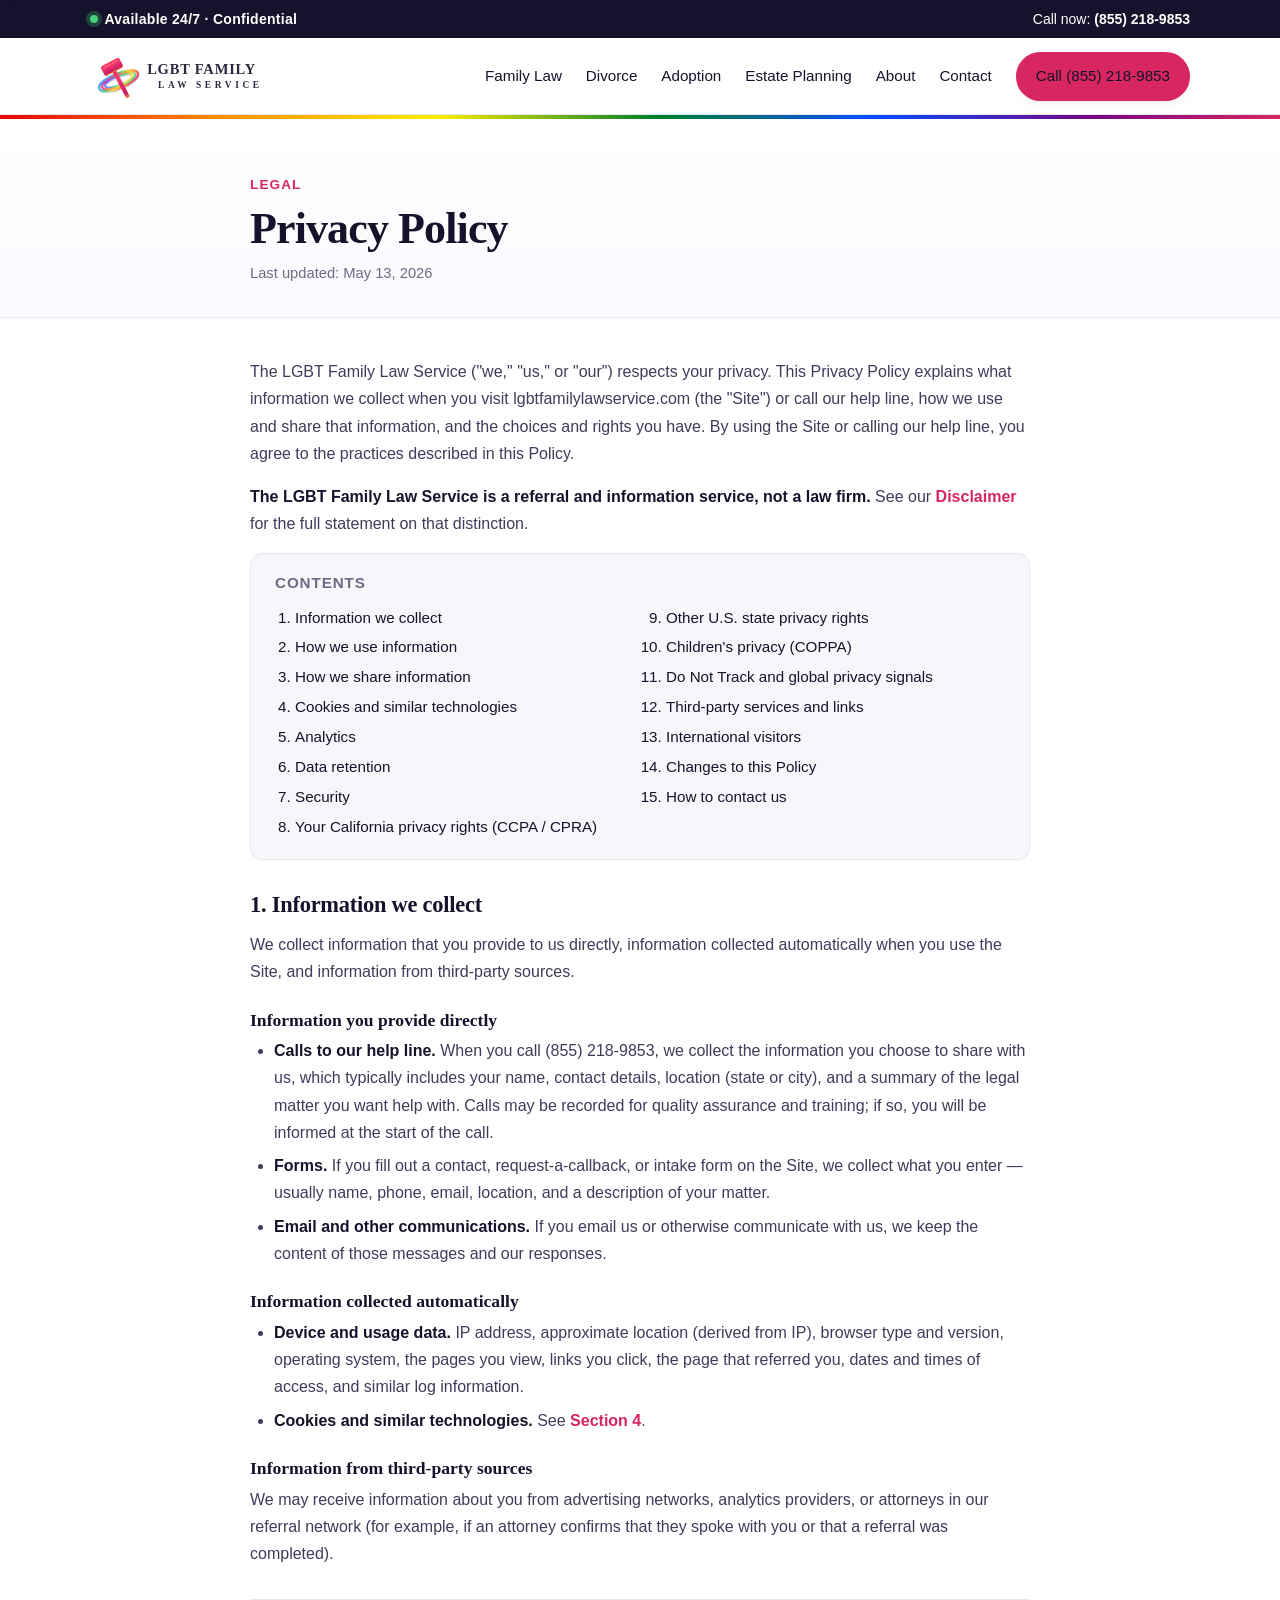
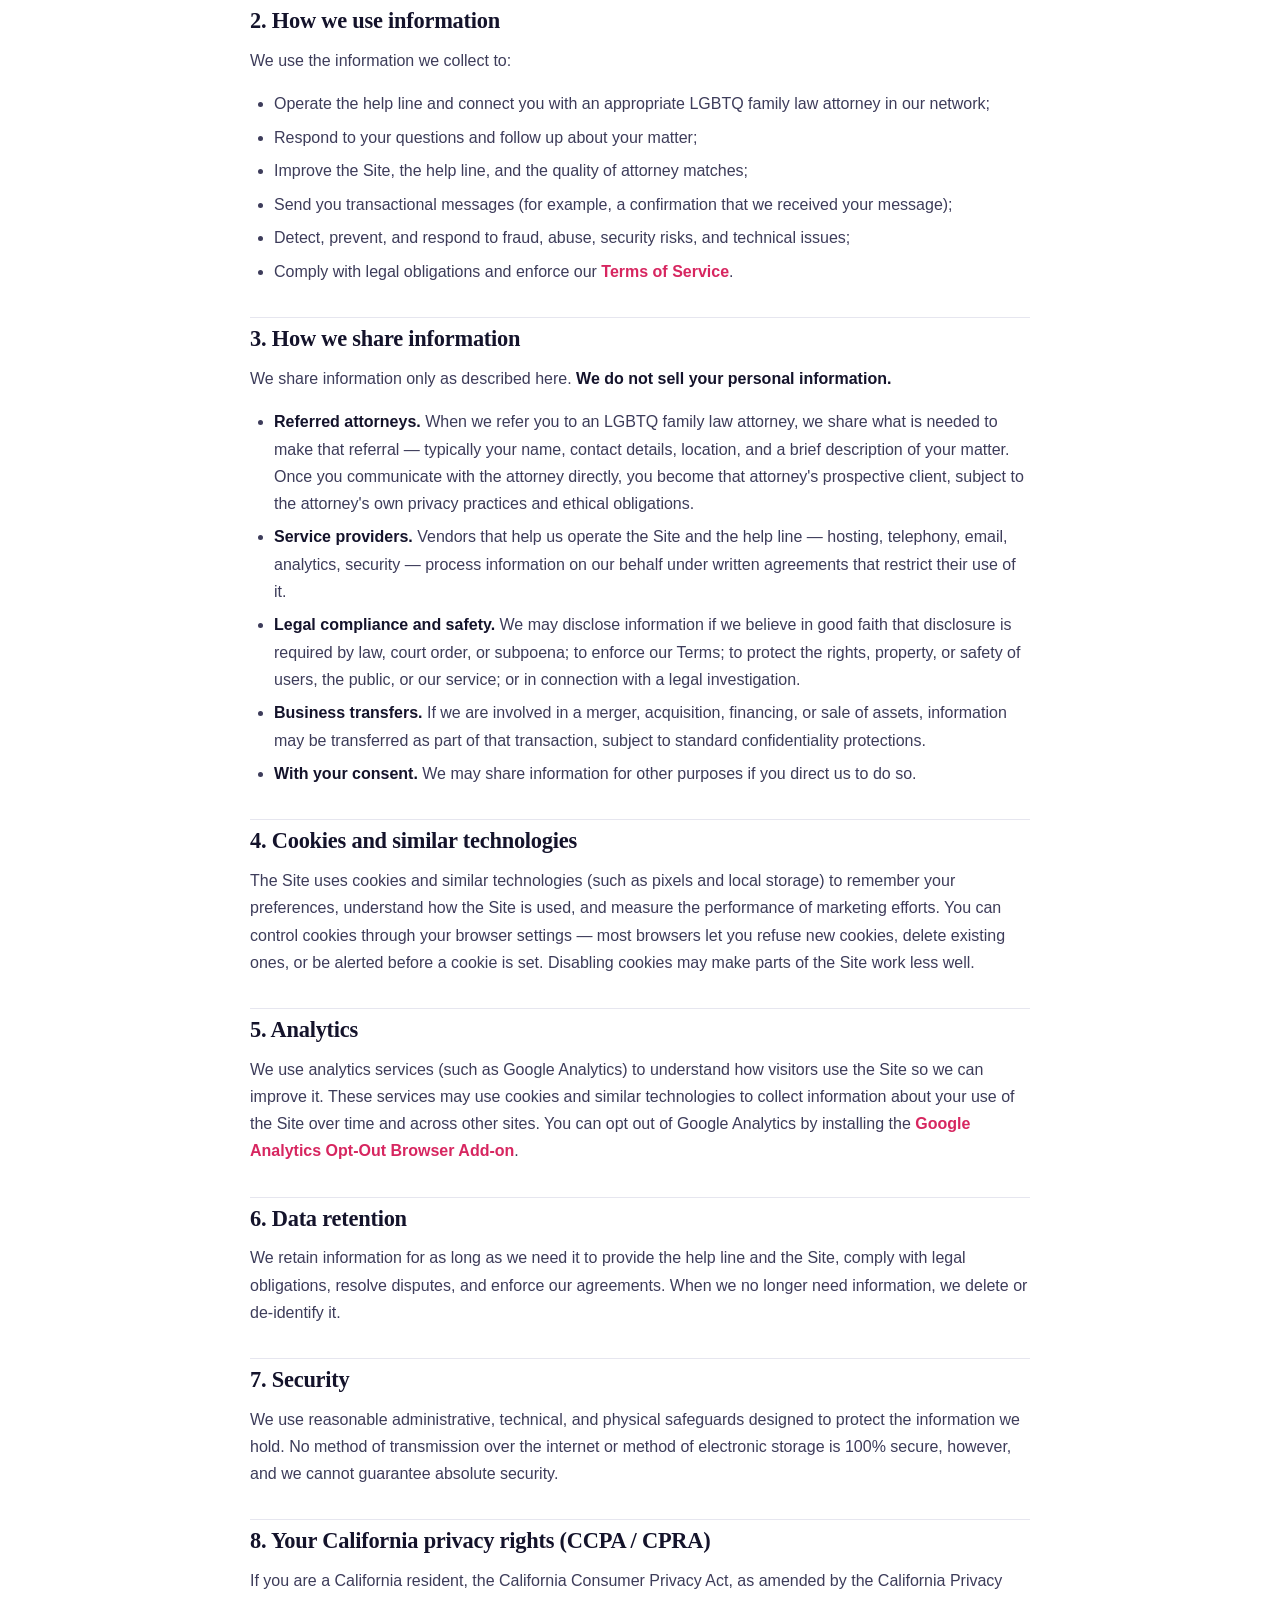
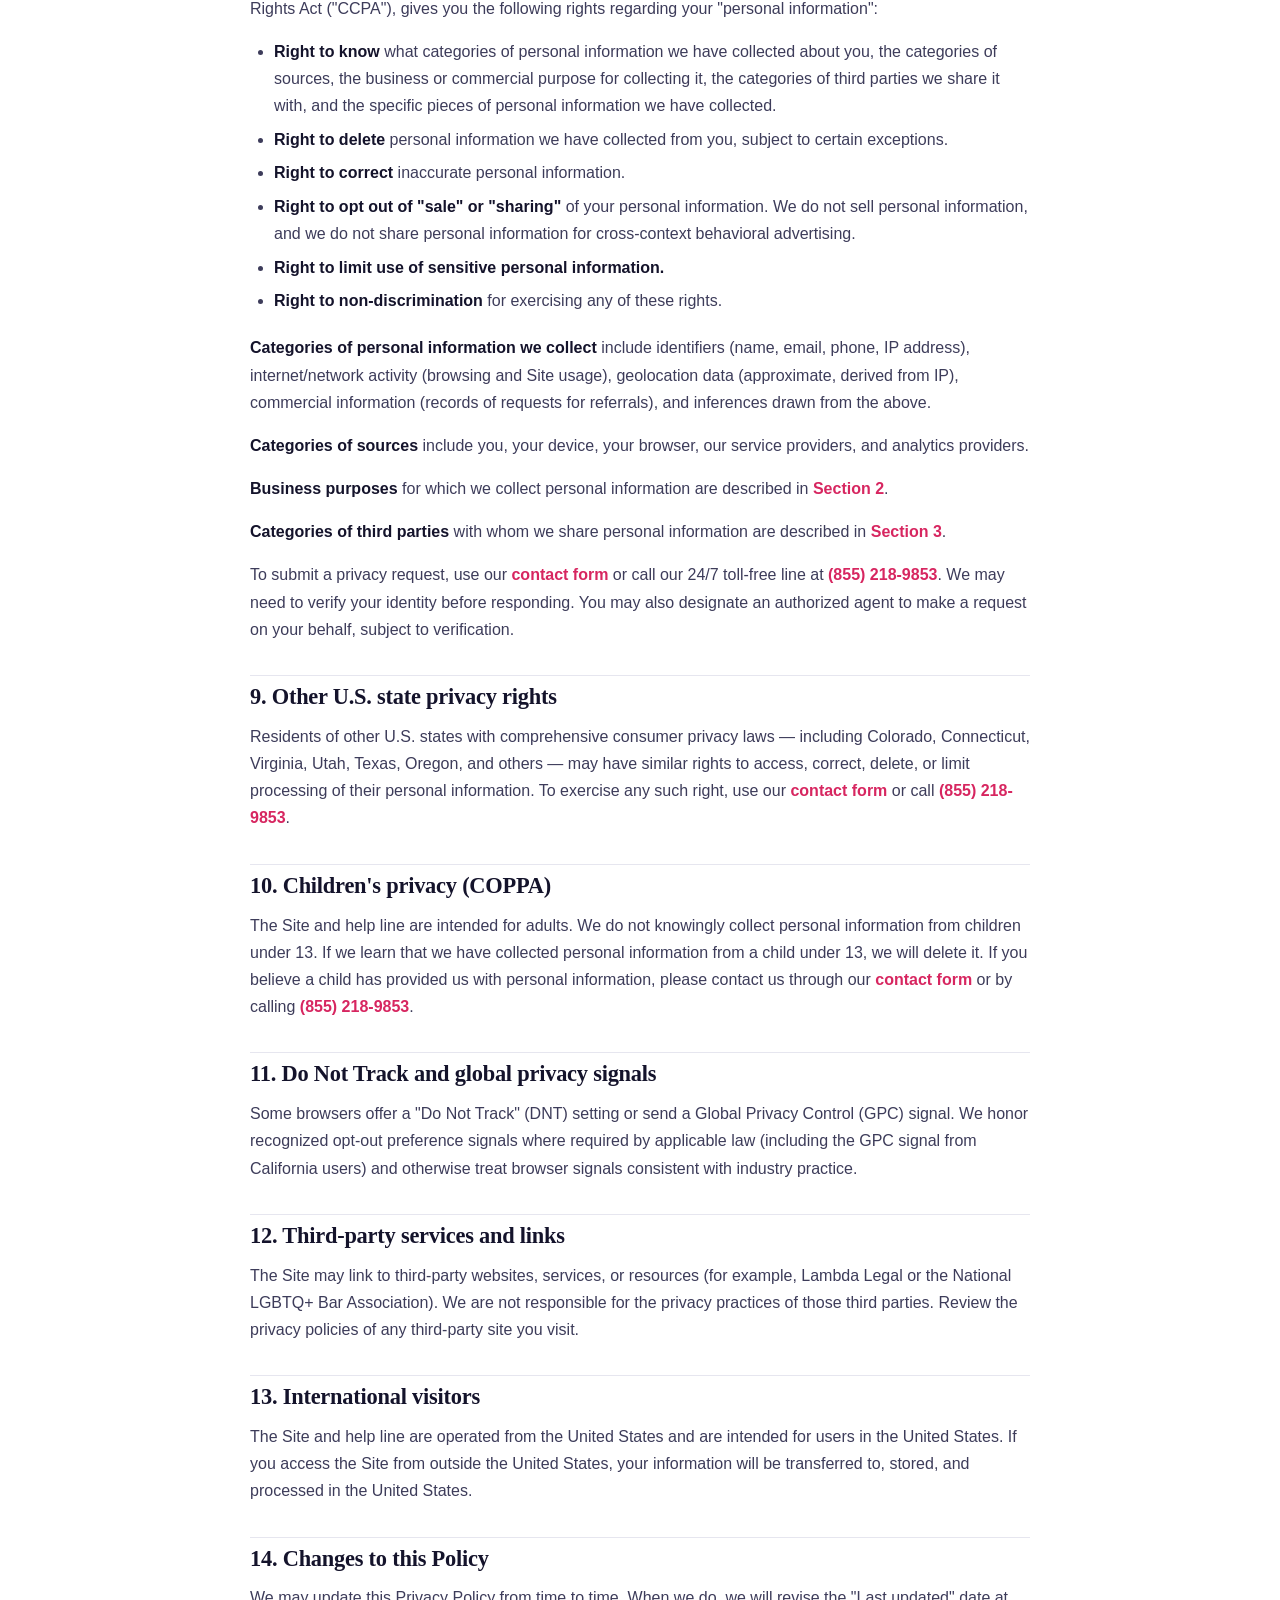
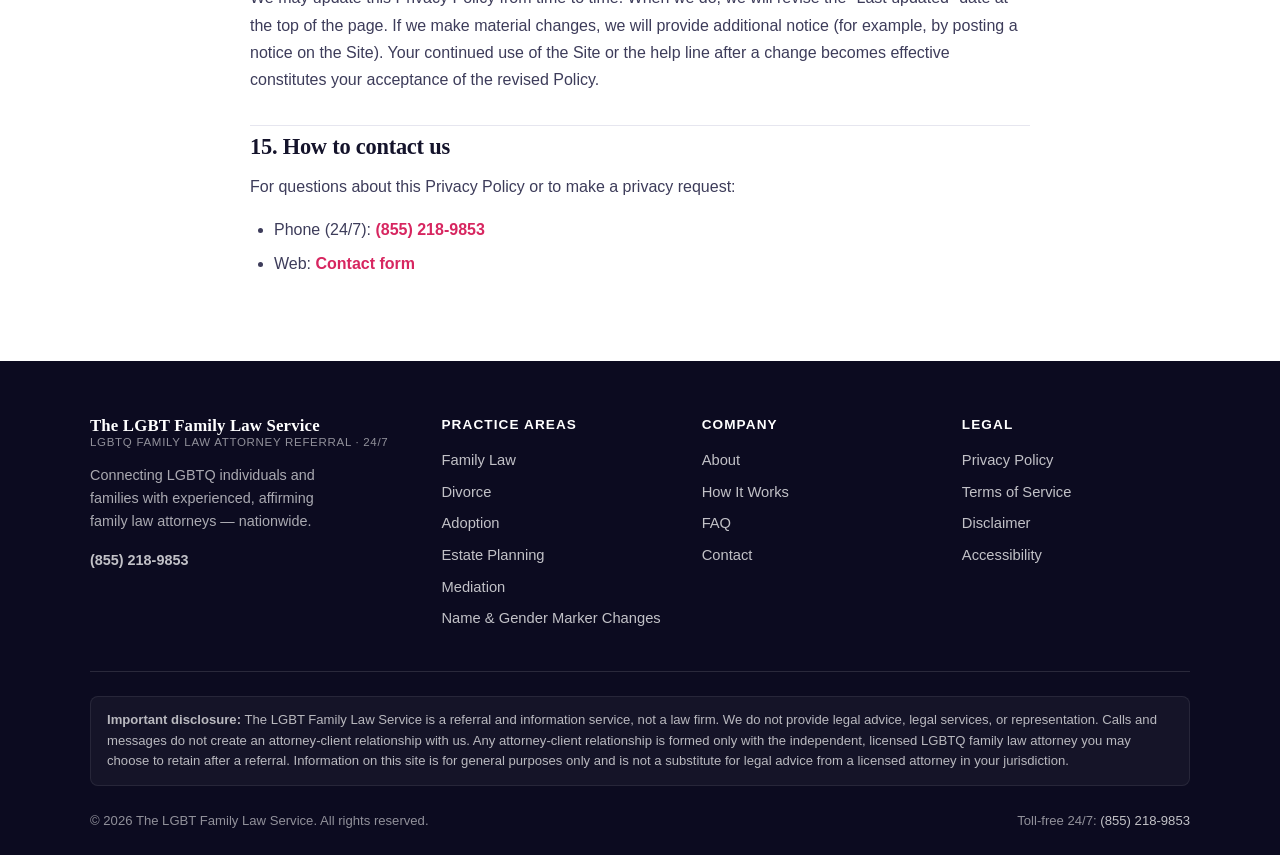
<file: privacy-policy/index.html>
<!DOCTYPE html>
<html lang="en">
<head>
  <meta charset="UTF-8" />
  <meta name="viewport" content="width=device-width, initial-scale=1.0" />
  <title>Privacy Policy | The LGBT Family Law Service</title>
  <meta name="description" content="Privacy Policy for The LGBT Family Law Service — how we collect, use, share, and protect information about visitors and callers, including California Consumer Privacy Act (CCPA) rights." />
  <meta name="robots" content="index, follow" />
  <link rel="canonical" href="https://www.lgbtfamilylawservice.com/privacy-policy/" />
  <meta name="theme-color" content="#14132b" />
  <link rel="icon" type="image/svg+xml" href="/assets/img/favicon.svg" />
  <link rel="apple-touch-icon" href="/assets/img/favicon.svg" />
  <link rel="stylesheet" href="/assets/css/styles.css" />

  <script type="application/ld+json">
  {
    "@context": "https://schema.org",
    "@type": "WebPage",
    "name": "Privacy Policy",
    "url": "https://www.lgbtfamilylawservice.com/privacy-policy/",
    "isPartOf": { "@type": "WebSite", "url": "https://www.lgbtfamilylawservice.com/", "name": "The LGBT Family Law Service" },
    "about": { "@type": "Organization", "name": "The LGBT Family Law Service", "url": "https://www.lgbtfamilylawservice.com/" },
    "inLanguage": "en-US"
  }
  </script>
</head>
<body>

<a class="skip-link" href="#main">Skip to main content</a>

<div class="utility-bar" role="region" aria-label="Contact information">
  <div class="container">
    <span class="badge-247">Available 24/7 · Confidential</span>
    <span class="util-meta">Call now: <a href="tel:+18552189853"><strong>(855) 218-9853</strong></a></span>
  </div>
</div>

<header class="site-header" role="banner">
  <div class="container">
    <a class="brand" href="/" aria-label="The LGBT Family Law Service — Home">
      <img src="/assets/img/logo.svg" alt="The LGBT Family Law Service — LGBTQ family law attorney referral logo" width="220" height="60" />
    </a>
    <nav class="nav" id="primary-nav" aria-label="Primary">
      <a href="/family-law/">Family Law</a>
      <a href="/divorce/">Divorce</a>
      <a href="/adoption/">Adoption</a>
      <a href="/estate-planning/">Estate Planning</a>
      <a href="/about/">About</a>
      <a href="/contact/">Contact</a>
      <a class="btn btn-primary" href="tel:+18552189853">Call (855) 218-9853</a>
    </nav>
    <button class="nav-toggle" aria-controls="primary-nav" aria-expanded="false" aria-label="Open navigation menu" onclick="document.getElementById('primary-nav').classList.toggle('open'); this.setAttribute('aria-expanded', this.getAttribute('aria-expanded')==='false' ? 'true':'false');">
      <svg viewBox="0 0 24 24" fill="none" stroke="currentColor" stroke-width="2" aria-hidden="true"><line x1="3" y1="6" x2="21" y2="6"/><line x1="3" y1="12" x2="21" y2="12"/><line x1="3" y1="18" x2="21" y2="18"/></svg>
    </button>
  </div>
</header>

<main id="main">

<section class="legal-hero">
  <div class="container">
    <span class="eyebrow">Legal</span>
    <h1>Privacy Policy</h1>
    <p class="updated">Last updated: May 13, 2026</p>
  </div>
</section>

<section class="legal-body">
  <div class="container">

    <p>The LGBT Family Law Service ("we," "us," or "our") respects your privacy. This Privacy Policy explains what information we collect when you visit lgbtfamilylawservice.com (the "Site") or call our help line, how we use and share that information, and the choices and rights you have. By using the Site or calling our help line, you agree to the practices described in this Policy.</p>

    <p><strong>The LGBT Family Law Service is a referral and information service, not a law firm.</strong> See our <a href="/disclaimer/">Disclaimer</a> for the full statement on that distinction.</p>

    <nav class="legal-toc" aria-label="Privacy Policy contents">
      <h2>Contents</h2>
      <ol>
        <li><a href="#info-we-collect">Information we collect</a></li>
        <li><a href="#how-we-use">How we use information</a></li>
        <li><a href="#how-we-share">How we share information</a></li>
        <li><a href="#cookies">Cookies and similar technologies</a></li>
        <li><a href="#analytics">Analytics</a></li>
        <li><a href="#retention">Data retention</a></li>
        <li><a href="#security">Security</a></li>
        <li><a href="#ccpa">Your California privacy rights (CCPA / CPRA)</a></li>
        <li><a href="#other-states">Other U.S. state privacy rights</a></li>
        <li><a href="#children">Children's privacy (COPPA)</a></li>
        <li><a href="#dnt">Do Not Track and global privacy signals</a></li>
        <li><a href="#third-party">Third-party services and links</a></li>
        <li><a href="#international">International visitors</a></li>
        <li><a href="#changes">Changes to this Policy</a></li>
        <li><a href="#contact">How to contact us</a></li>
      </ol>
    </nav>

    <h2 id="info-we-collect">1. Information we collect</h2>
    <p>We collect information that you provide to us directly, information collected automatically when you use the Site, and information from third-party sources.</p>

    <h3>Information you provide directly</h3>
    <ul>
      <li><strong>Calls to our help line.</strong> When you call (855) 218-9853, we collect the information you choose to share with us, which typically includes your name, contact details, location (state or city), and a summary of the legal matter you want help with. Calls may be recorded for quality assurance and training; if so, you will be informed at the start of the call.</li>
      <li><strong>Forms.</strong> If you fill out a contact, request-a-callback, or intake form on the Site, we collect what you enter — usually name, phone, email, location, and a description of your matter.</li>
      <li><strong>Email and other communications.</strong> If you email us or otherwise communicate with us, we keep the content of those messages and our responses.</li>
    </ul>

    <h3>Information collected automatically</h3>
    <ul>
      <li><strong>Device and usage data.</strong> IP address, approximate location (derived from IP), browser type and version, operating system, the pages you view, links you click, the page that referred you, dates and times of access, and similar log information.</li>
      <li><strong>Cookies and similar technologies.</strong> See <a href="#cookies">Section 4</a>.</li>
    </ul>

    <h3>Information from third-party sources</h3>
    <p>We may receive information about you from advertising networks, analytics providers, or attorneys in our referral network (for example, if an attorney confirms that they spoke with you or that a referral was completed).</p>

    <h2 id="how-we-use">2. How we use information</h2>
    <p>We use the information we collect to:</p>
    <ul>
      <li>Operate the help line and connect you with an appropriate LGBTQ family law attorney in our network;</li>
      <li>Respond to your questions and follow up about your matter;</li>
      <li>Improve the Site, the help line, and the quality of attorney matches;</li>
      <li>Send you transactional messages (for example, a confirmation that we received your message);</li>
      <li>Detect, prevent, and respond to fraud, abuse, security risks, and technical issues;</li>
      <li>Comply with legal obligations and enforce our <a href="/terms-of-service/">Terms of Service</a>.</li>
    </ul>

    <h2 id="how-we-share">3. How we share information</h2>
    <p>We share information only as described here. <strong>We do not sell your personal information.</strong></p>
    <ul>
      <li><strong>Referred attorneys.</strong> When we refer you to an LGBTQ family law attorney, we share what is needed to make that referral — typically your name, contact details, location, and a brief description of your matter. Once you communicate with the attorney directly, you become that attorney's prospective client, subject to the attorney's own privacy practices and ethical obligations.</li>
      <li><strong>Service providers.</strong> Vendors that help us operate the Site and the help line — hosting, telephony, email, analytics, security — process information on our behalf under written agreements that restrict their use of it.</li>
      <li><strong>Legal compliance and safety.</strong> We may disclose information if we believe in good faith that disclosure is required by law, court order, or subpoena; to enforce our Terms; to protect the rights, property, or safety of users, the public, or our service; or in connection with a legal investigation.</li>
      <li><strong>Business transfers.</strong> If we are involved in a merger, acquisition, financing, or sale of assets, information may be transferred as part of that transaction, subject to standard confidentiality protections.</li>
      <li><strong>With your consent.</strong> We may share information for other purposes if you direct us to do so.</li>
    </ul>

    <h2 id="cookies">4. Cookies and similar technologies</h2>
    <p>The Site uses cookies and similar technologies (such as pixels and local storage) to remember your preferences, understand how the Site is used, and measure the performance of marketing efforts. You can control cookies through your browser settings — most browsers let you refuse new cookies, delete existing ones, or be alerted before a cookie is set. Disabling cookies may make parts of the Site work less well.</p>

    <h2 id="analytics">5. Analytics</h2>
    <p>We use analytics services (such as Google Analytics) to understand how visitors use the Site so we can improve it. These services may use cookies and similar technologies to collect information about your use of the Site over time and across other sites. You can opt out of Google Analytics by installing the <a href="https://tools.google.com/dlpage/gaoptout" rel="noopener">Google Analytics Opt-Out Browser Add-on</a>.</p>

    <h2 id="retention">6. Data retention</h2>
    <p>We retain information for as long as we need it to provide the help line and the Site, comply with legal obligations, resolve disputes, and enforce our agreements. When we no longer need information, we delete or de-identify it.</p>

    <h2 id="security">7. Security</h2>
    <p>We use reasonable administrative, technical, and physical safeguards designed to protect the information we hold. No method of transmission over the internet or method of electronic storage is 100% secure, however, and we cannot guarantee absolute security.</p>

    <h2 id="ccpa">8. Your California privacy rights (CCPA / CPRA)</h2>
    <p>If you are a California resident, the California Consumer Privacy Act, as amended by the California Privacy Rights Act ("CCPA"), gives you the following rights regarding your "personal information":</p>
    <ul>
      <li><strong>Right to know</strong> what categories of personal information we have collected about you, the categories of sources, the business or commercial purpose for collecting it, the categories of third parties we share it with, and the specific pieces of personal information we have collected.</li>
      <li><strong>Right to delete</strong> personal information we have collected from you, subject to certain exceptions.</li>
      <li><strong>Right to correct</strong> inaccurate personal information.</li>
      <li><strong>Right to opt out of "sale" or "sharing"</strong> of your personal information. We do not sell personal information, and we do not share personal information for cross-context behavioral advertising.</li>
      <li><strong>Right to limit use of sensitive personal information.</strong></li>
      <li><strong>Right to non-discrimination</strong> for exercising any of these rights.</li>
    </ul>

    <p><strong>Categories of personal information we collect</strong> include identifiers (name, email, phone, IP address), internet/network activity (browsing and Site usage), geolocation data (approximate, derived from IP), commercial information (records of requests for referrals), and inferences drawn from the above.</p>

    <p><strong>Categories of sources</strong> include you, your device, your browser, our service providers, and analytics providers.</p>

    <p><strong>Business purposes</strong> for which we collect personal information are described in <a href="#how-we-use">Section 2</a>.</p>

    <p><strong>Categories of third parties</strong> with whom we share personal information are described in <a href="#how-we-share">Section 3</a>.</p>

    <p>To submit a privacy request, use our <a href="/contact/">contact form</a> or call our 24/7 toll-free line at <a href="tel:+18552189853">(855) 218-9853</a>. We may need to verify your identity before responding. You may also designate an authorized agent to make a request on your behalf, subject to verification.</p>

    <h2 id="other-states">9. Other U.S. state privacy rights</h2>
    <p>Residents of other U.S. states with comprehensive consumer privacy laws — including Colorado, Connecticut, Virginia, Utah, Texas, Oregon, and others — may have similar rights to access, correct, delete, or limit processing of their personal information. To exercise any such right, use our <a href="/contact/">contact form</a> or call <a href="tel:+18552189853">(855) 218-9853</a>.</p>

    <h2 id="children">10. Children's privacy (COPPA)</h2>
    <p>The Site and help line are intended for adults. We do not knowingly collect personal information from children under 13. If we learn that we have collected personal information from a child under 13, we will delete it. If you believe a child has provided us with personal information, please contact us through our <a href="/contact/">contact form</a> or by calling <a href="tel:+18552189853">(855) 218-9853</a>.</p>

    <h2 id="dnt">11. Do Not Track and global privacy signals</h2>
    <p>Some browsers offer a "Do Not Track" (DNT) setting or send a Global Privacy Control (GPC) signal. We honor recognized opt-out preference signals where required by applicable law (including the GPC signal from California users) and otherwise treat browser signals consistent with industry practice.</p>

    <h2 id="third-party">12. Third-party services and links</h2>
    <p>The Site may link to third-party websites, services, or resources (for example, Lambda Legal or the National LGBTQ+ Bar Association). We are not responsible for the privacy practices of those third parties. Review the privacy policies of any third-party site you visit.</p>

    <h2 id="international">13. International visitors</h2>
    <p>The Site and help line are operated from the United States and are intended for users in the United States. If you access the Site from outside the United States, your information will be transferred to, stored, and processed in the United States.</p>

    <h2 id="changes">14. Changes to this Policy</h2>
    <p>We may update this Privacy Policy from time to time. When we do, we will revise the "Last updated" date at the top of the page. If we make material changes, we will provide additional notice (for example, by posting a notice on the Site). Your continued use of the Site or the help line after a change becomes effective constitutes your acceptance of the revised Policy.</p>

    <h2 id="contact">15. How to contact us</h2>
    <p>For questions about this Privacy Policy or to make a privacy request:</p>
    <ul>
      <li>Phone (24/7): <a href="tel:+18552189853">(855) 218-9853</a></li>
      <li>Web: <a href="/contact/">Contact form</a></li>
    </ul>

  </div>
</section>

</main>

<footer class="site-footer" role="contentinfo">
  <div class="container">
    <div class="footer-grid">
      <div class="footer-brand">
        <div class="brand-name">The LGBT Family Law Service<span>LGBTQ Family Law Attorney Referral · 24/7</span></div>
        <p>Connecting LGBTQ individuals and families with experienced, affirming family law attorneys — nationwide.</p>
        <p><strong><a href="tel:+18552189853">(855) 218-9853</a></strong></p>
      </div>
      <div>
        <h4>Practice Areas</h4>
        <ul>
          <li><a href="/family-law/">Family Law</a></li>
          <li><a href="/divorce/">Divorce</a></li>
          <li><a href="/adoption/">Adoption</a></li>
          <li><a href="/estate-planning/">Estate Planning</a></li>
          <li><a href="/mediation/">Mediation</a></li>
          <li><a href="/identity-documents/">Name &amp; Gender Marker Changes</a></li>
        </ul>
      </div>
      <div>
        <h4>Company</h4>
        <ul>
          <li><a href="/about/">About</a></li>
          <li><a href="/how-it-works/">How It Works</a></li>
          <li><a href="/faq/">FAQ</a></li>
          <li><a href="/contact/">Contact</a></li>
        </ul>
      </div>
      <div>
        <h4>Legal</h4>
        <ul>
          <li><a href="/privacy-policy/">Privacy Policy</a></li>
          <li><a href="/terms-of-service/">Terms of Service</a></li>
          <li><a href="/disclaimer/">Disclaimer</a></li>
          <li><a href="/accessibility/">Accessibility</a></li>
        </ul>
      </div>
    </div>

    <div class="affiliate-disclosure">
      <strong>Important disclosure:</strong> The LGBT Family Law Service is a referral and information service, not a law firm. We do not provide legal advice, legal services, or representation. Calls and messages do not create an attorney-client relationship with us. Any attorney-client relationship is formed only with the independent, licensed LGBTQ family law attorney you may choose to retain after a referral. Information on this site is for general purposes only and is not a substitute for legal advice from a licensed attorney in your jurisdiction.
    </div>

    <div class="footer-bottom">
      <span>&copy; <span id="yr"></span> The LGBT Family Law Service. All rights reserved.</span>
      <span>Toll-free 24/7: <a href="tel:+18552189853">(855) 218-9853</a></span>
    </div>
  </div>
</footer>

<script>document.getElementById('yr').textContent = new Date().getFullYear();</script>
</body>
</html>
</file>
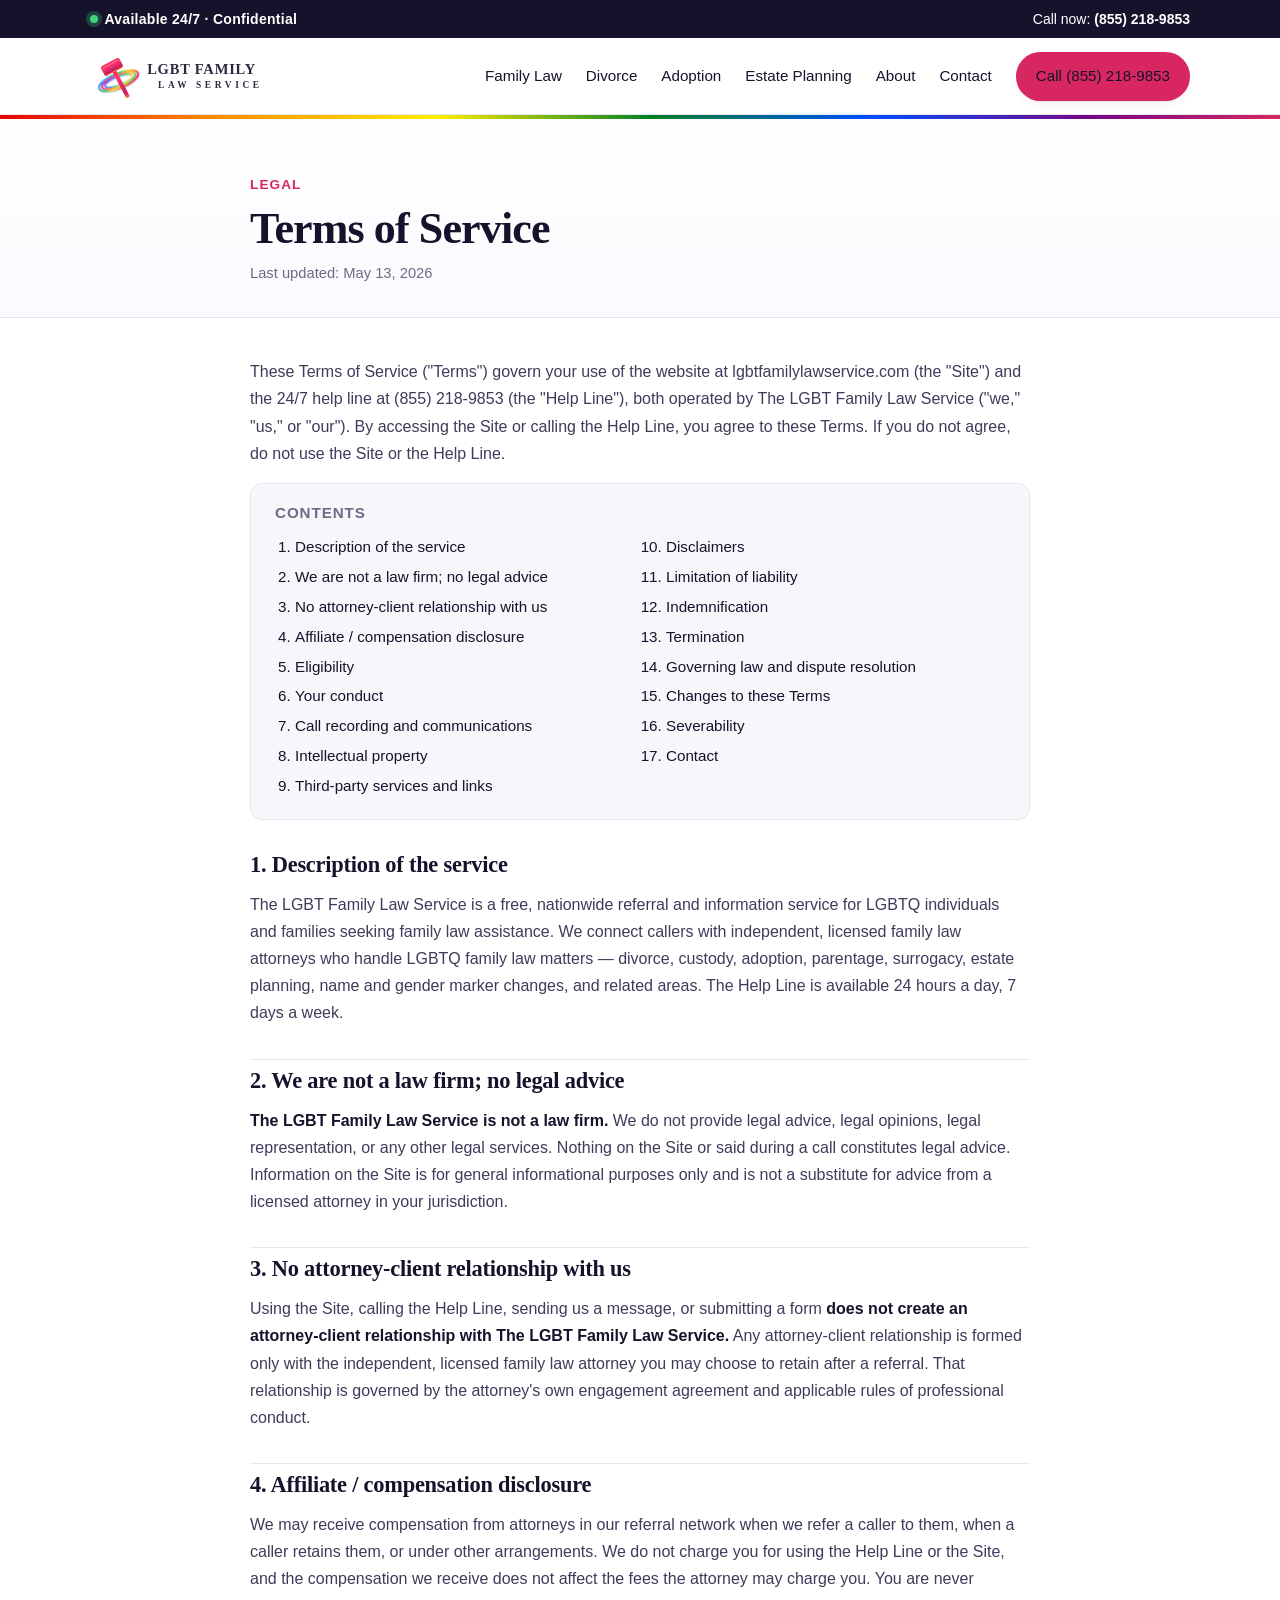
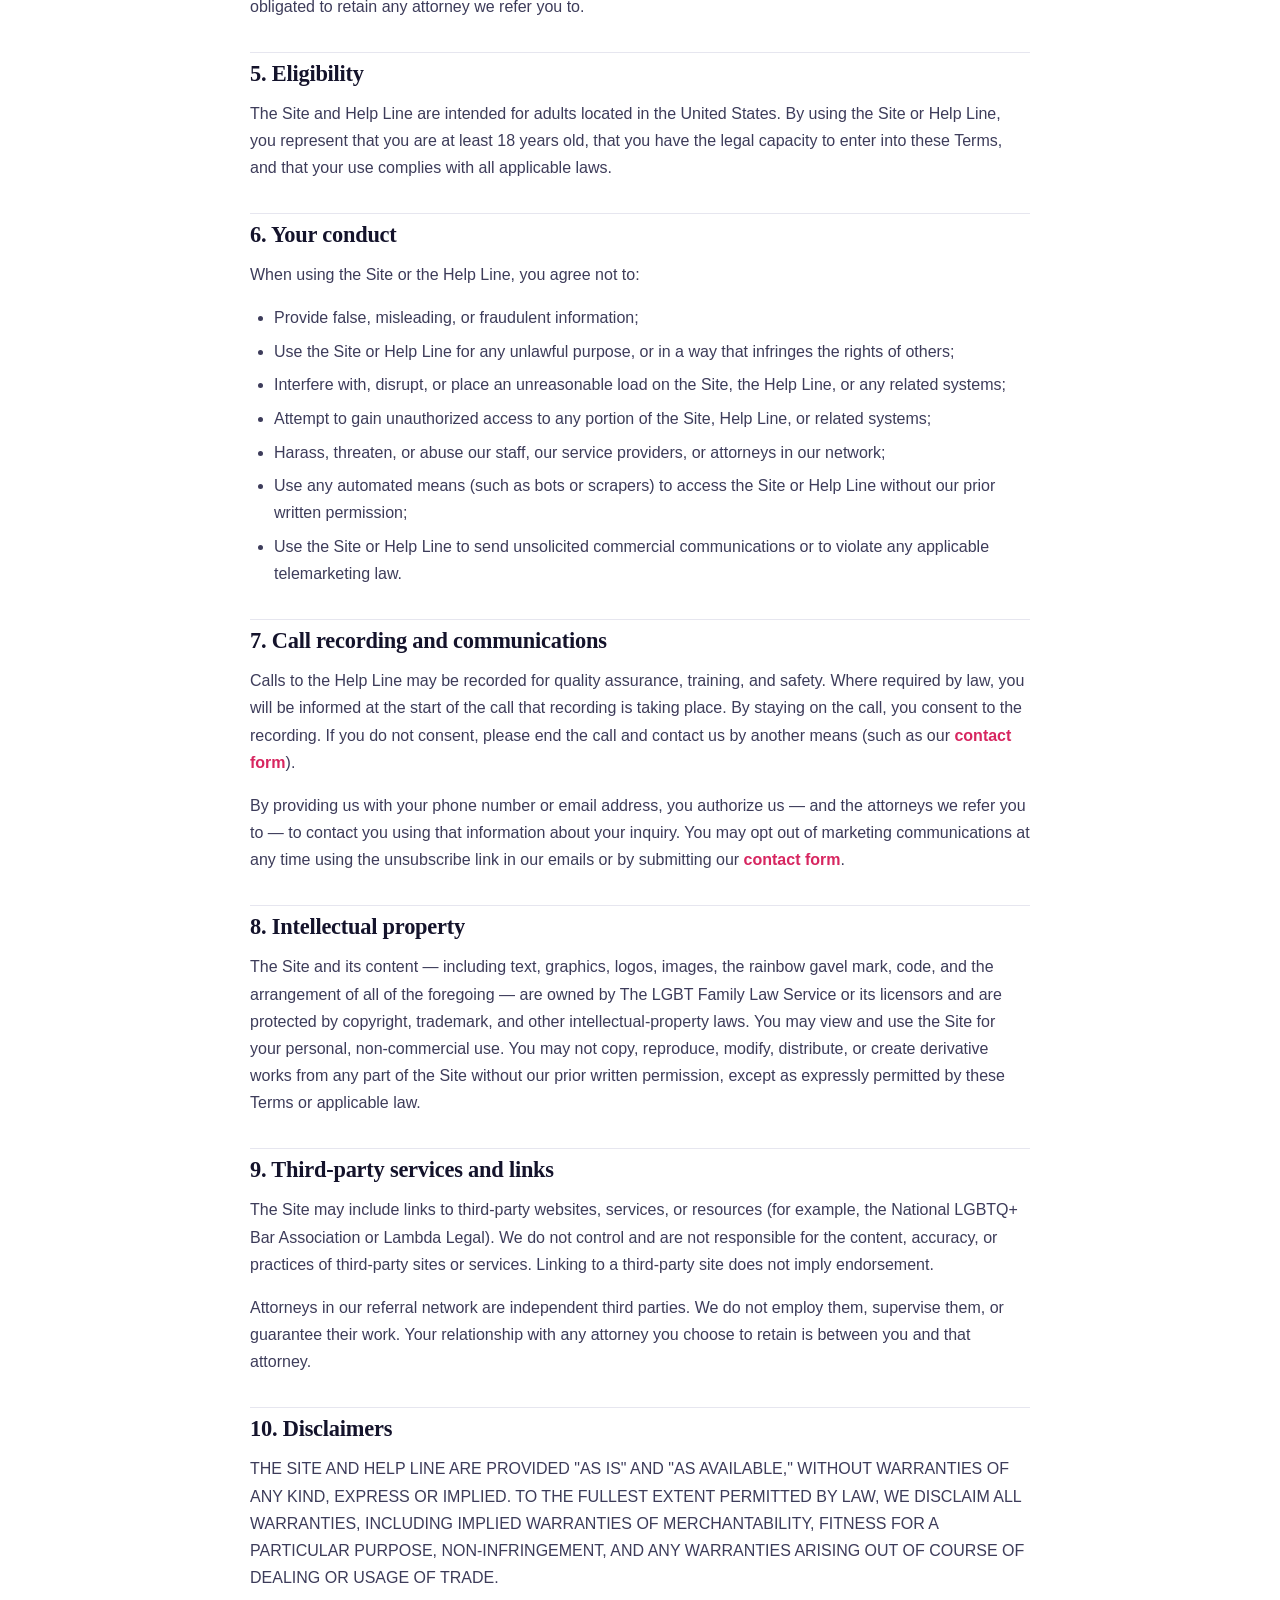
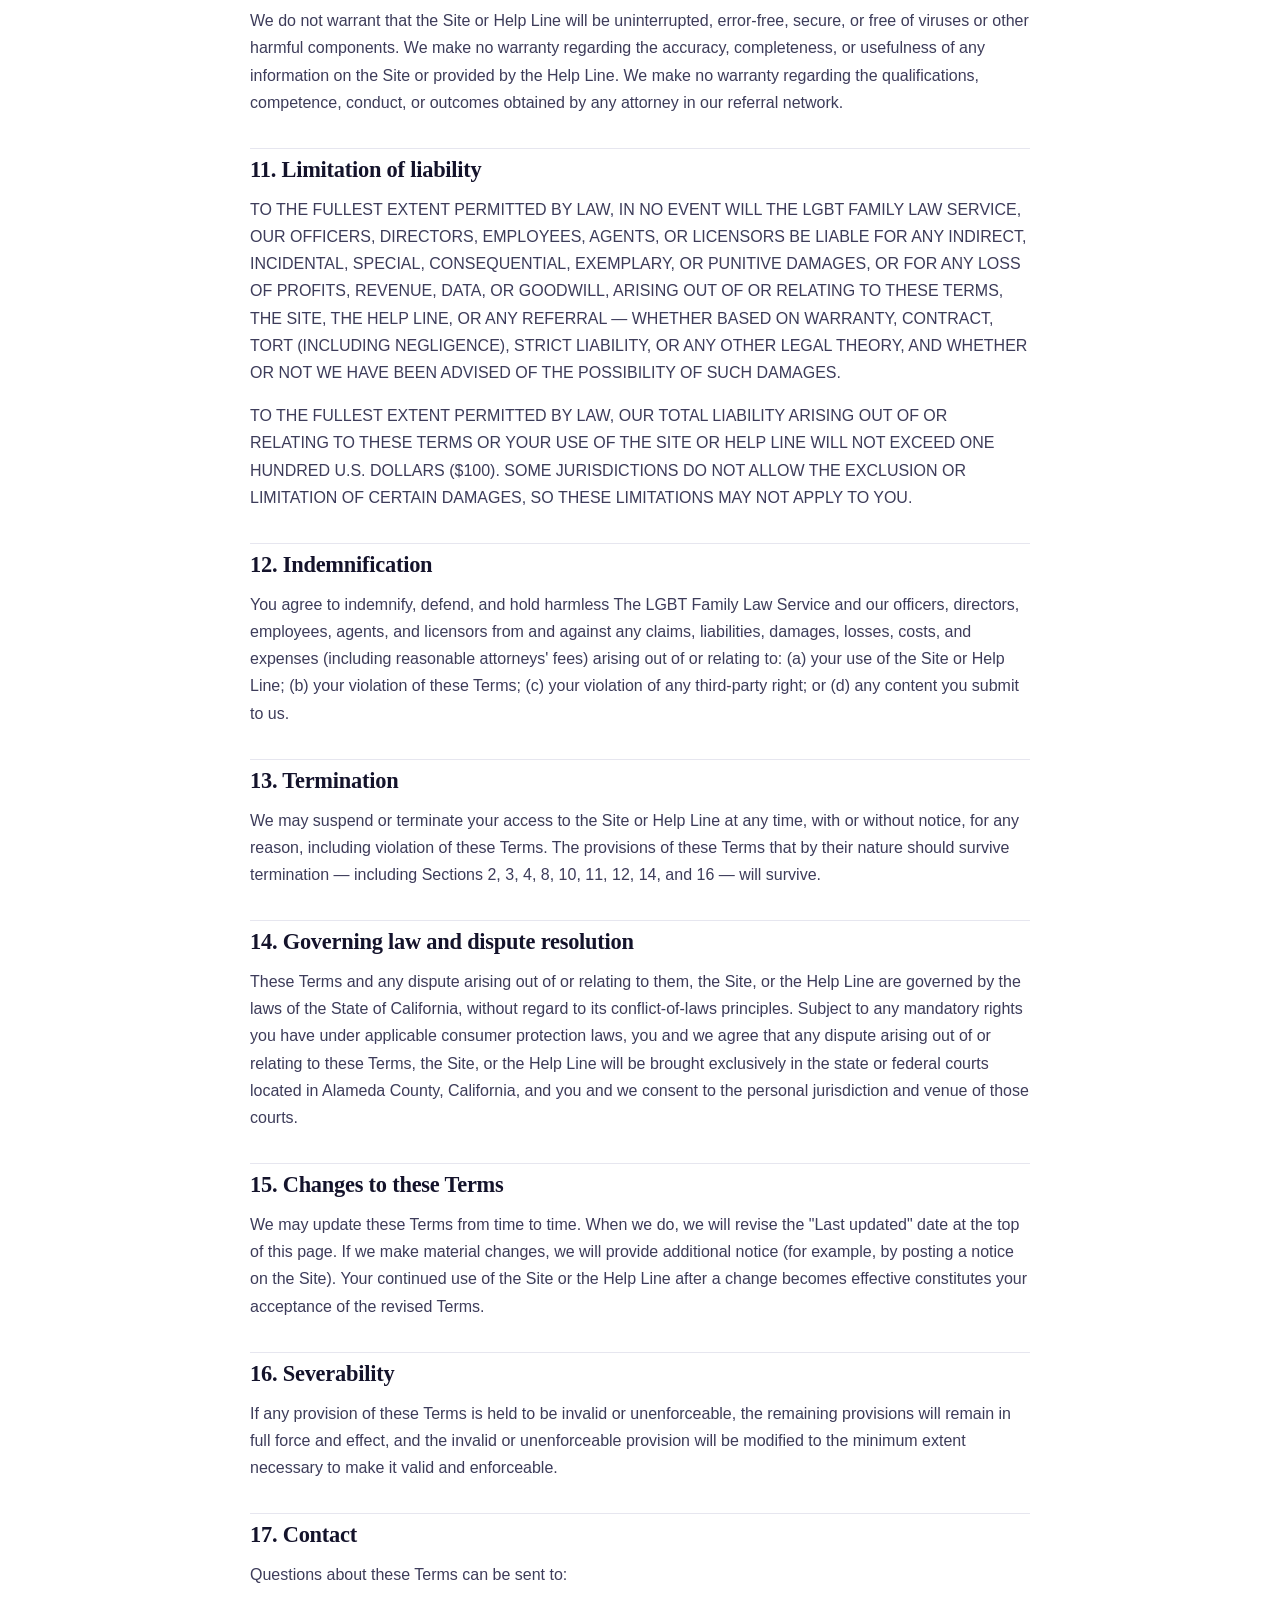
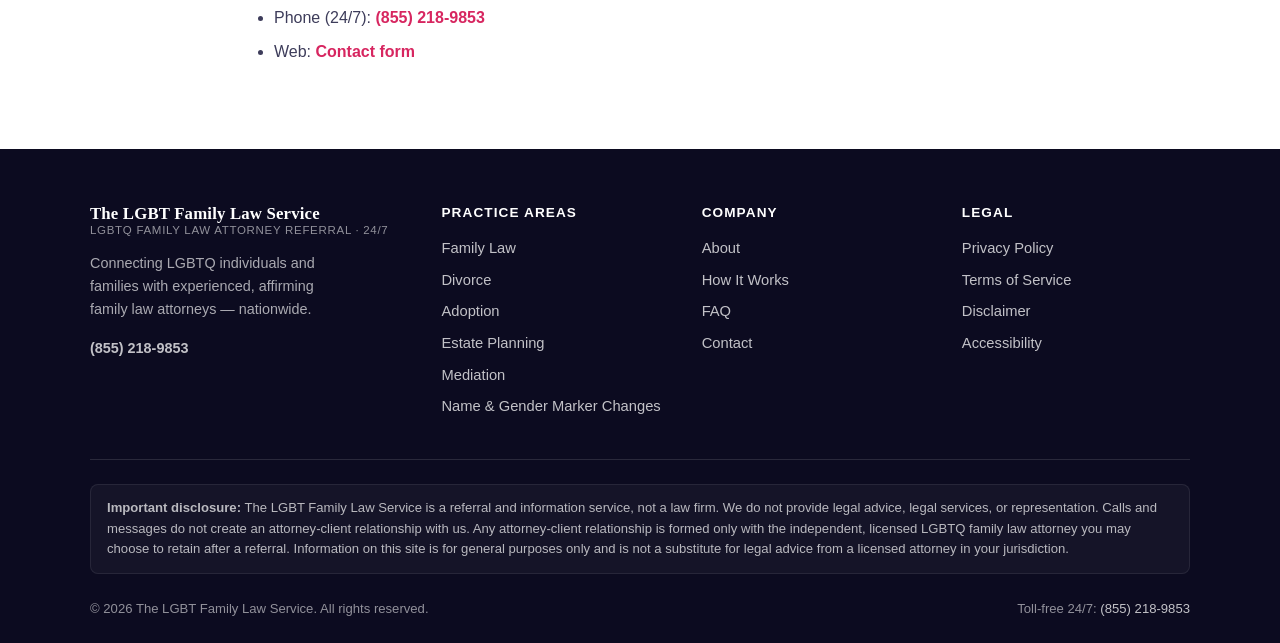
<file: terms-of-service/index.html>
<!DOCTYPE html>
<html lang="en">
<head>
  <meta charset="UTF-8" />
  <meta name="viewport" content="width=device-width, initial-scale=1.0" />
  <title>Terms of Service | The LGBT Family Law Service</title>
  <meta name="description" content="Terms of Service for The LGBT Family Law Service — a referral and information service, not a law firm. Read the terms governing use of this site and our 24/7 help line, including the no-attorney-client-relationship disclosure and affiliate compensation disclosure." />
  <meta name="robots" content="index, follow" />
  <link rel="canonical" href="https://www.lgbtfamilylawservice.com/terms-of-service/" />
  <meta name="theme-color" content="#14132b" />
  <link rel="icon" type="image/svg+xml" href="/assets/img/favicon.svg" />
  <link rel="apple-touch-icon" href="/assets/img/favicon.svg" />
  <link rel="stylesheet" href="/assets/css/styles.css" />

  <script type="application/ld+json">
  {
    "@context": "https://schema.org",
    "@type": "WebPage",
    "name": "Terms of Service",
    "url": "https://www.lgbtfamilylawservice.com/terms-of-service/",
    "isPartOf": { "@type": "WebSite", "url": "https://www.lgbtfamilylawservice.com/", "name": "The LGBT Family Law Service" },
    "about": { "@type": "Organization", "name": "The LGBT Family Law Service", "url": "https://www.lgbtfamilylawservice.com/" },
    "inLanguage": "en-US"
  }
  </script>
</head>
<body>

<a class="skip-link" href="#main">Skip to main content</a>

<div class="utility-bar" role="region" aria-label="Contact information">
  <div class="container">
    <span class="badge-247">Available 24/7 · Confidential</span>
    <span class="util-meta">Call now: <a href="tel:+18552189853"><strong>(855) 218-9853</strong></a></span>
  </div>
</div>

<header class="site-header" role="banner">
  <div class="container">
    <a class="brand" href="/" aria-label="The LGBT Family Law Service — Home">
      <img src="/assets/img/logo.svg" alt="The LGBT Family Law Service — LGBTQ family law attorney referral logo" width="220" height="60" />
    </a>
    <nav class="nav" id="primary-nav" aria-label="Primary">
      <a href="/family-law/">Family Law</a>
      <a href="/divorce/">Divorce</a>
      <a href="/adoption/">Adoption</a>
      <a href="/estate-planning/">Estate Planning</a>
      <a href="/about/">About</a>
      <a href="/contact/">Contact</a>
      <a class="btn btn-primary" href="tel:+18552189853">Call (855) 218-9853</a>
    </nav>
    <button class="nav-toggle" aria-controls="primary-nav" aria-expanded="false" aria-label="Open navigation menu" onclick="document.getElementById('primary-nav').classList.toggle('open'); this.setAttribute('aria-expanded', this.getAttribute('aria-expanded')==='false' ? 'true':'false');">
      <svg viewBox="0 0 24 24" fill="none" stroke="currentColor" stroke-width="2" aria-hidden="true"><line x1="3" y1="6" x2="21" y2="6"/><line x1="3" y1="12" x2="21" y2="12"/><line x1="3" y1="18" x2="21" y2="18"/></svg>
    </button>
  </div>
</header>

<main id="main">

<section class="legal-hero">
  <div class="container">
    <span class="eyebrow">Legal</span>
    <h1>Terms of Service</h1>
    <p class="updated">Last updated: May 13, 2026</p>
  </div>
</section>

<section class="legal-body">
  <div class="container">

    <p>These Terms of Service ("Terms") govern your use of the website at lgbtfamilylawservice.com (the "Site") and the 24/7 help line at (855) 218-9853 (the "Help Line"), both operated by The LGBT Family Law Service ("we," "us," or "our"). By accessing the Site or calling the Help Line, you agree to these Terms. If you do not agree, do not use the Site or the Help Line.</p>

    <nav class="legal-toc" aria-label="Terms of Service contents">
      <h2>Contents</h2>
      <ol>
        <li><a href="#service">Description of the service</a></li>
        <li><a href="#not-law-firm">We are not a law firm; no legal advice</a></li>
        <li><a href="#no-acr">No attorney-client relationship with us</a></li>
        <li><a href="#affiliate">Affiliate / compensation disclosure</a></li>
        <li><a href="#eligibility">Eligibility</a></li>
        <li><a href="#user-conduct">Your conduct</a></li>
        <li><a href="#calls">Call recording and communications</a></li>
        <li><a href="#ip">Intellectual property</a></li>
        <li><a href="#third-party">Third-party services and links</a></li>
        <li><a href="#disclaimers">Disclaimers</a></li>
        <li><a href="#liability">Limitation of liability</a></li>
        <li><a href="#indemnification">Indemnification</a></li>
        <li><a href="#termination">Termination</a></li>
        <li><a href="#governing-law">Governing law and dispute resolution</a></li>
        <li><a href="#changes">Changes to these Terms</a></li>
        <li><a href="#severability">Severability</a></li>
        <li><a href="#contact">Contact</a></li>
      </ol>
    </nav>

    <h2 id="service">1. Description of the service</h2>
    <p>The LGBT Family Law Service is a free, nationwide referral and information service for LGBTQ individuals and families seeking family law assistance. We connect callers with independent, licensed family law attorneys who handle LGBTQ family law matters — divorce, custody, adoption, parentage, surrogacy, estate planning, name and gender marker changes, and related areas. The Help Line is available 24 hours a day, 7 days a week.</p>

    <h2 id="not-law-firm">2. We are not a law firm; no legal advice</h2>
    <p><strong>The LGBT Family Law Service is not a law firm.</strong> We do not provide legal advice, legal opinions, legal representation, or any other legal services. Nothing on the Site or said during a call constitutes legal advice. Information on the Site is for general informational purposes only and is not a substitute for advice from a licensed attorney in your jurisdiction.</p>

    <h2 id="no-acr">3. No attorney-client relationship with us</h2>
    <p>Using the Site, calling the Help Line, sending us a message, or submitting a form <strong>does not create an attorney-client relationship with The LGBT Family Law Service.</strong> Any attorney-client relationship is formed only with the independent, licensed family law attorney you may choose to retain after a referral. That relationship is governed by the attorney's own engagement agreement and applicable rules of professional conduct.</p>

    <h2 id="affiliate">4. Affiliate / compensation disclosure</h2>
    <p>We may receive compensation from attorneys in our referral network when we refer a caller to them, when a caller retains them, or under other arrangements. We do not charge you for using the Help Line or the Site, and the compensation we receive does not affect the fees the attorney may charge you. You are never obligated to retain any attorney we refer you to.</p>

    <h2 id="eligibility">5. Eligibility</h2>
    <p>The Site and Help Line are intended for adults located in the United States. By using the Site or Help Line, you represent that you are at least 18 years old, that you have the legal capacity to enter into these Terms, and that your use complies with all applicable laws.</p>

    <h2 id="user-conduct">6. Your conduct</h2>
    <p>When using the Site or the Help Line, you agree not to:</p>
    <ul>
      <li>Provide false, misleading, or fraudulent information;</li>
      <li>Use the Site or Help Line for any unlawful purpose, or in a way that infringes the rights of others;</li>
      <li>Interfere with, disrupt, or place an unreasonable load on the Site, the Help Line, or any related systems;</li>
      <li>Attempt to gain unauthorized access to any portion of the Site, Help Line, or related systems;</li>
      <li>Harass, threaten, or abuse our staff, our service providers, or attorneys in our network;</li>
      <li>Use any automated means (such as bots or scrapers) to access the Site or Help Line without our prior written permission;</li>
      <li>Use the Site or Help Line to send unsolicited commercial communications or to violate any applicable telemarketing law.</li>
    </ul>

    <h2 id="calls">7. Call recording and communications</h2>
    <p>Calls to the Help Line may be recorded for quality assurance, training, and safety. Where required by law, you will be informed at the start of the call that recording is taking place. By staying on the call, you consent to the recording. If you do not consent, please end the call and contact us by another means (such as our <a href="/contact/">contact form</a>).</p>
    <p>By providing us with your phone number or email address, you authorize us — and the attorneys we refer you to — to contact you using that information about your inquiry. You may opt out of marketing communications at any time using the unsubscribe link in our emails or by submitting our <a href="/contact/">contact form</a>.</p>

    <h2 id="ip">8. Intellectual property</h2>
    <p>The Site and its content — including text, graphics, logos, images, the rainbow gavel mark, code, and the arrangement of all of the foregoing — are owned by The LGBT Family Law Service or its licensors and are protected by copyright, trademark, and other intellectual-property laws. You may view and use the Site for your personal, non-commercial use. You may not copy, reproduce, modify, distribute, or create derivative works from any part of the Site without our prior written permission, except as expressly permitted by these Terms or applicable law.</p>

    <h2 id="third-party">9. Third-party services and links</h2>
    <p>The Site may include links to third-party websites, services, or resources (for example, the National LGBTQ+ Bar Association or Lambda Legal). We do not control and are not responsible for the content, accuracy, or practices of third-party sites or services. Linking to a third-party site does not imply endorsement.</p>
    <p>Attorneys in our referral network are independent third parties. We do not employ them, supervise them, or guarantee their work. Your relationship with any attorney you choose to retain is between you and that attorney.</p>

    <h2 id="disclaimers">10. Disclaimers</h2>
    <p>THE SITE AND HELP LINE ARE PROVIDED "AS IS" AND "AS AVAILABLE," WITHOUT WARRANTIES OF ANY KIND, EXPRESS OR IMPLIED. TO THE FULLEST EXTENT PERMITTED BY LAW, WE DISCLAIM ALL WARRANTIES, INCLUDING IMPLIED WARRANTIES OF MERCHANTABILITY, FITNESS FOR A PARTICULAR PURPOSE, NON-INFRINGEMENT, AND ANY WARRANTIES ARISING OUT OF COURSE OF DEALING OR USAGE OF TRADE.</p>
    <p>We do not warrant that the Site or Help Line will be uninterrupted, error-free, secure, or free of viruses or other harmful components. We make no warranty regarding the accuracy, completeness, or usefulness of any information on the Site or provided by the Help Line. We make no warranty regarding the qualifications, competence, conduct, or outcomes obtained by any attorney in our referral network.</p>

    <h2 id="liability">11. Limitation of liability</h2>
    <p>TO THE FULLEST EXTENT PERMITTED BY LAW, IN NO EVENT WILL THE LGBT FAMILY LAW SERVICE, OUR OFFICERS, DIRECTORS, EMPLOYEES, AGENTS, OR LICENSORS BE LIABLE FOR ANY INDIRECT, INCIDENTAL, SPECIAL, CONSEQUENTIAL, EXEMPLARY, OR PUNITIVE DAMAGES, OR FOR ANY LOSS OF PROFITS, REVENUE, DATA, OR GOODWILL, ARISING OUT OF OR RELATING TO THESE TERMS, THE SITE, THE HELP LINE, OR ANY REFERRAL — WHETHER BASED ON WARRANTY, CONTRACT, TORT (INCLUDING NEGLIGENCE), STRICT LIABILITY, OR ANY OTHER LEGAL THEORY, AND WHETHER OR NOT WE HAVE BEEN ADVISED OF THE POSSIBILITY OF SUCH DAMAGES.</p>
    <p>TO THE FULLEST EXTENT PERMITTED BY LAW, OUR TOTAL LIABILITY ARISING OUT OF OR RELATING TO THESE TERMS OR YOUR USE OF THE SITE OR HELP LINE WILL NOT EXCEED ONE HUNDRED U.S. DOLLARS ($100). SOME JURISDICTIONS DO NOT ALLOW THE EXCLUSION OR LIMITATION OF CERTAIN DAMAGES, SO THESE LIMITATIONS MAY NOT APPLY TO YOU.</p>

    <h2 id="indemnification">12. Indemnification</h2>
    <p>You agree to indemnify, defend, and hold harmless The LGBT Family Law Service and our officers, directors, employees, agents, and licensors from and against any claims, liabilities, damages, losses, costs, and expenses (including reasonable attorneys' fees) arising out of or relating to: (a) your use of the Site or Help Line; (b) your violation of these Terms; (c) your violation of any third-party right; or (d) any content you submit to us.</p>

    <h2 id="termination">13. Termination</h2>
    <p>We may suspend or terminate your access to the Site or Help Line at any time, with or without notice, for any reason, including violation of these Terms. The provisions of these Terms that by their nature should survive termination — including Sections 2, 3, 4, 8, 10, 11, 12, 14, and 16 — will survive.</p>

    <h2 id="governing-law">14. Governing law and dispute resolution</h2>
    <p>These Terms and any dispute arising out of or relating to them, the Site, or the Help Line are governed by the laws of the State of California, without regard to its conflict-of-laws principles. Subject to any mandatory rights you have under applicable consumer protection laws, you and we agree that any dispute arising out of or relating to these Terms, the Site, or the Help Line will be brought exclusively in the state or federal courts located in Alameda County, California, and you and we consent to the personal jurisdiction and venue of those courts.</p>

    <h2 id="changes">15. Changes to these Terms</h2>
    <p>We may update these Terms from time to time. When we do, we will revise the "Last updated" date at the top of this page. If we make material changes, we will provide additional notice (for example, by posting a notice on the Site). Your continued use of the Site or the Help Line after a change becomes effective constitutes your acceptance of the revised Terms.</p>

    <h2 id="severability">16. Severability</h2>
    <p>If any provision of these Terms is held to be invalid or unenforceable, the remaining provisions will remain in full force and effect, and the invalid or unenforceable provision will be modified to the minimum extent necessary to make it valid and enforceable.</p>

    <h2 id="contact">17. Contact</h2>
    <p>Questions about these Terms can be sent to:</p>
    <ul>
      <li>Phone (24/7): <a href="tel:+18552189853">(855) 218-9853</a></li>
      <li>Web: <a href="/contact/">Contact form</a></li>
    </ul>

  </div>
</section>

</main>

<footer class="site-footer" role="contentinfo">
  <div class="container">
    <div class="footer-grid">
      <div class="footer-brand">
        <div class="brand-name">The LGBT Family Law Service<span>LGBTQ Family Law Attorney Referral · 24/7</span></div>
        <p>Connecting LGBTQ individuals and families with experienced, affirming family law attorneys — nationwide.</p>
        <p><strong><a href="tel:+18552189853">(855) 218-9853</a></strong></p>
      </div>
      <div>
        <h4>Practice Areas</h4>
        <ul>
          <li><a href="/family-law/">Family Law</a></li>
          <li><a href="/divorce/">Divorce</a></li>
          <li><a href="/adoption/">Adoption</a></li>
          <li><a href="/estate-planning/">Estate Planning</a></li>
          <li><a href="/mediation/">Mediation</a></li>
          <li><a href="/identity-documents/">Name &amp; Gender Marker Changes</a></li>
        </ul>
      </div>
      <div>
        <h4>Company</h4>
        <ul>
          <li><a href="/about/">About</a></li>
          <li><a href="/how-it-works/">How It Works</a></li>
          <li><a href="/faq/">FAQ</a></li>
          <li><a href="/contact/">Contact</a></li>
        </ul>
      </div>
      <div>
        <h4>Legal</h4>
        <ul>
          <li><a href="/privacy-policy/">Privacy Policy</a></li>
          <li><a href="/terms-of-service/">Terms of Service</a></li>
          <li><a href="/disclaimer/">Disclaimer</a></li>
          <li><a href="/accessibility/">Accessibility</a></li>
        </ul>
      </div>
    </div>

    <div class="affiliate-disclosure">
      <strong>Important disclosure:</strong> The LGBT Family Law Service is a referral and information service, not a law firm. We do not provide legal advice, legal services, or representation. Calls and messages do not create an attorney-client relationship with us. Any attorney-client relationship is formed only with the independent, licensed LGBTQ family law attorney you may choose to retain after a referral. Information on this site is for general purposes only and is not a substitute for legal advice from a licensed attorney in your jurisdiction.
    </div>

    <div class="footer-bottom">
      <span>&copy; <span id="yr"></span> The LGBT Family Law Service. All rights reserved.</span>
      <span>Toll-free 24/7: <a href="tel:+18552189853">(855) 218-9853</a></span>
    </div>
  </div>
</footer>

<script>document.getElementById('yr').textContent = new Date().getFullYear();</script>
</body>
</html>
</file>
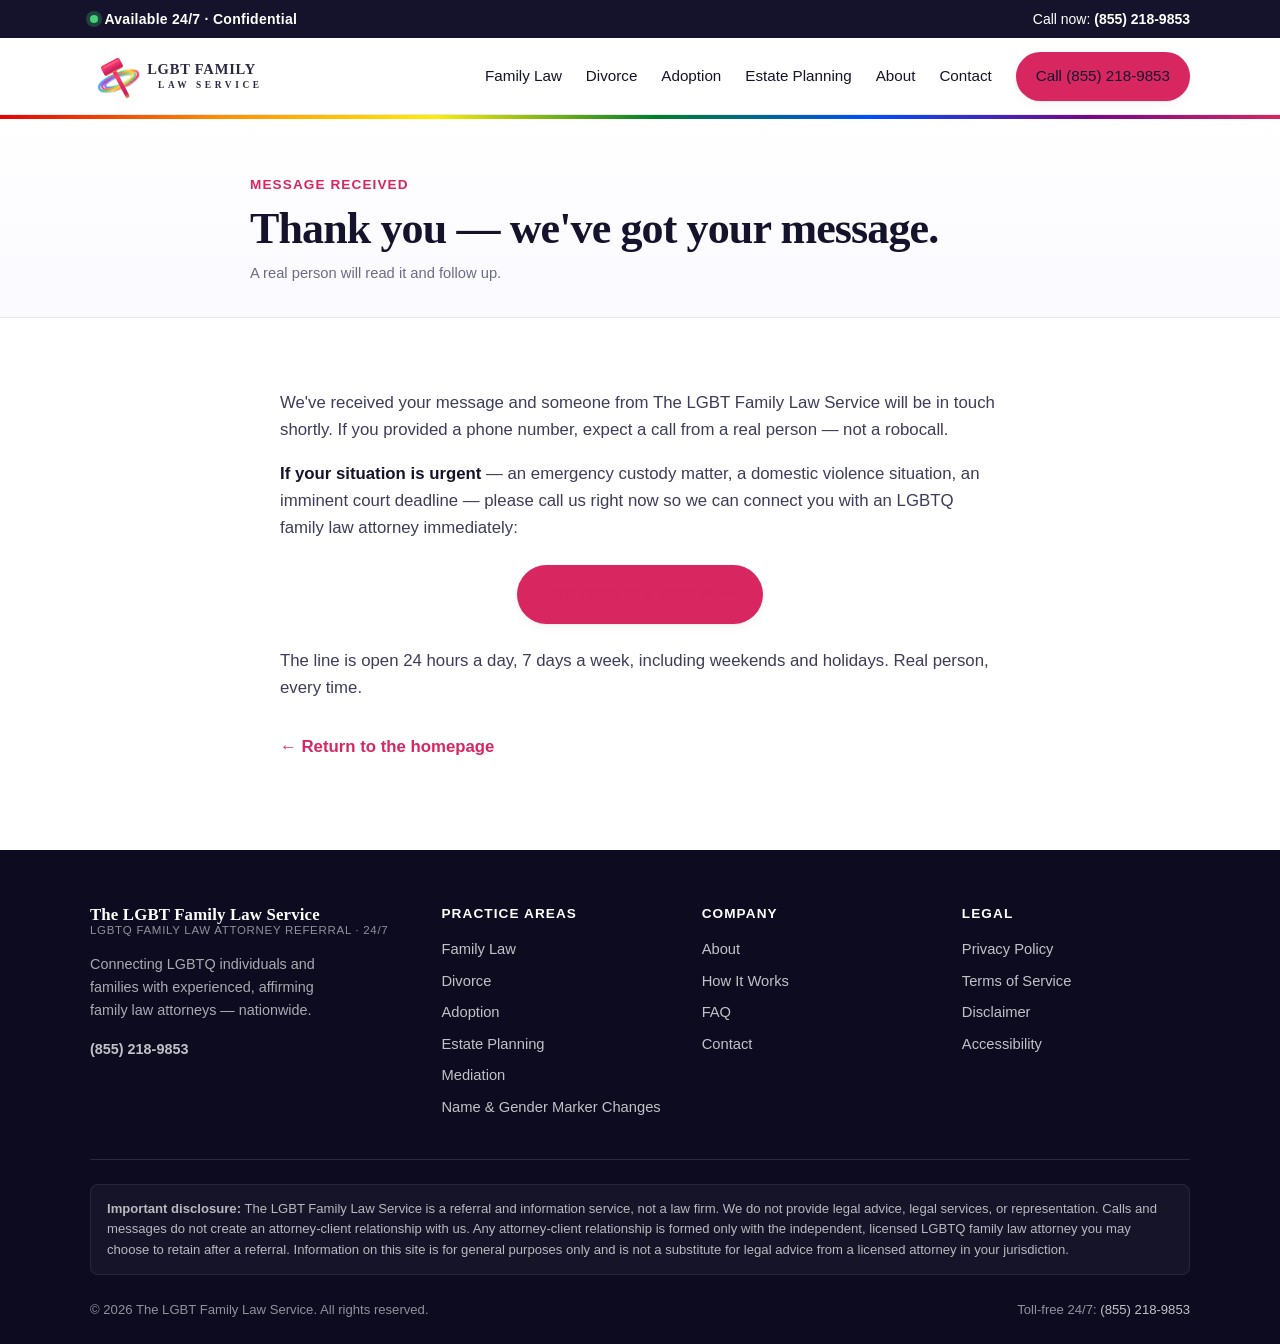
<file: contact/thank-you/index.html>
<!DOCTYPE html>
<html lang="en">
<head>
  <meta charset="UTF-8" />
  <meta name="viewport" content="width=device-width, initial-scale=1.0" />
  <title>Thank You — Message Received | The LGBT Family Law Service</title>
  <meta name="description" content="We received your message. A real person at The LGBT Family Law Service will follow up. If your matter is urgent, please call our 24/7 line at (855) 218-9853." />
  <meta name="robots" content="noindex, follow" />
  <link rel="canonical" href="https://www.lgbtfamilylawservice.com/contact/thank-you/" />
  <meta name="theme-color" content="#14132b" />
  <link rel="icon" type="image/svg+xml" href="/assets/img/favicon.svg" />
  <link rel="apple-touch-icon" href="/assets/img/favicon.svg" />
  <link rel="stylesheet" href="/assets/css/styles.css" />
</head>
<body>

<a class="skip-link" href="#main">Skip to main content</a>

<div class="utility-bar" role="region" aria-label="Contact information">
  <div class="container">
    <span class="badge-247">Available 24/7 · Confidential</span>
    <span class="util-meta">Call now: <a href="tel:+18552189853"><strong>(855) 218-9853</strong></a></span>
  </div>
</div>

<header class="site-header" role="banner">
  <div class="container">
    <a class="brand" href="/" aria-label="The LGBT Family Law Service — Home">
      <img src="/assets/img/logo.svg" alt="The LGBT Family Law Service — LGBTQ family law attorney referral logo" width="220" height="60" />
    </a>
    <nav class="nav" id="primary-nav" aria-label="Primary">
      <a href="/family-law/">Family Law</a>
      <a href="/divorce/">Divorce</a>
      <a href="/adoption/">Adoption</a>
      <a href="/estate-planning/">Estate Planning</a>
      <a href="/about/">About</a>
      <a href="/contact/">Contact</a>
      <a class="btn btn-primary" href="tel:+18552189853">Call (855) 218-9853</a>
    </nav>
    <button class="nav-toggle" aria-controls="primary-nav" aria-expanded="false" aria-label="Open navigation menu" onclick="document.getElementById('primary-nav').classList.toggle('open'); this.setAttribute('aria-expanded', this.getAttribute('aria-expanded')==='false' ? 'true':'false');">
      <svg viewBox="0 0 24 24" fill="none" stroke="currentColor" stroke-width="2" aria-hidden="true"><line x1="3" y1="6" x2="21" y2="6"/><line x1="3" y1="12" x2="21" y2="12"/><line x1="3" y1="18" x2="21" y2="18"/></svg>
    </button>
  </div>
</header>

<main id="main">

<section class="legal-hero">
  <div class="container">
    <span class="eyebrow">Message received</span>
    <h1>Thank you — we've got your message.</h1>
    <p class="updated">A real person will read it and follow up.</p>
  </div>
</section>

<section class="section">
  <div class="container prose">
    <p>We've received your message and someone from The LGBT Family Law Service will be in touch shortly. If you provided a phone number, expect a call from a real person — not a robocall.</p>

    <p><strong>If your situation is urgent</strong> — an emergency custody matter, a domestic violence situation, an imminent court deadline — please call us right now so we can connect you with an LGBTQ family law attorney immediately:</p>

    <p style="text-align:center; margin: 1.5rem 0;">
      <a class="btn btn-primary btn-lg" href="tel:+18552189853">Call (855) 218-9853 Now</a>
    </p>

    <p>The line is open 24 hours a day, 7 days a week, including weekends and holidays. Real person, every time.</p>

    <p style="margin-top: 2rem;"><a href="/">&larr; Return to the homepage</a></p>
  </div>
</section>

</main>

<footer class="site-footer" role="contentinfo">
  <div class="container">
    <div class="footer-grid">
      <div class="footer-brand">
        <div class="brand-name">The LGBT Family Law Service<span>LGBTQ Family Law Attorney Referral · 24/7</span></div>
        <p>Connecting LGBTQ individuals and families with experienced, affirming family law attorneys — nationwide.</p>
        <p><strong><a href="tel:+18552189853">(855) 218-9853</a></strong></p>
      </div>
      <div>
        <h4>Practice Areas</h4>
        <ul>
          <li><a href="/family-law/">Family Law</a></li>
          <li><a href="/divorce/">Divorce</a></li>
          <li><a href="/adoption/">Adoption</a></li>
          <li><a href="/estate-planning/">Estate Planning</a></li>
          <li><a href="/mediation/">Mediation</a></li>
          <li><a href="/identity-documents/">Name &amp; Gender Marker Changes</a></li>
        </ul>
      </div>
      <div>
        <h4>Company</h4>
        <ul>
          <li><a href="/about/">About</a></li>
          <li><a href="/how-it-works/">How It Works</a></li>
          <li><a href="/faq/">FAQ</a></li>
          <li><a href="/contact/">Contact</a></li>
        </ul>
      </div>
      <div>
        <h4>Legal</h4>
        <ul>
          <li><a href="/privacy-policy/">Privacy Policy</a></li>
          <li><a href="/terms-of-service/">Terms of Service</a></li>
          <li><a href="/disclaimer/">Disclaimer</a></li>
          <li><a href="/accessibility/">Accessibility</a></li>
        </ul>
      </div>
    </div>

    <div class="affiliate-disclosure">
      <strong>Important disclosure:</strong> The LGBT Family Law Service is a referral and information service, not a law firm. We do not provide legal advice, legal services, or representation. Calls and messages do not create an attorney-client relationship with us. Any attorney-client relationship is formed only with the independent, licensed LGBTQ family law attorney you may choose to retain after a referral. Information on this site is for general purposes only and is not a substitute for legal advice from a licensed attorney in your jurisdiction.
    </div>

    <div class="footer-bottom">
      <span>&copy; <span id="yr"></span> The LGBT Family Law Service. All rights reserved.</span>
      <span>Toll-free 24/7: <a href="tel:+18552189853">(855) 218-9853</a></span>
    </div>
  </div>
</footer>

<script>document.getElementById('yr').textContent = new Date().getFullYear();</script>
</body>
</html>
</file>
<file: assets/css/styles.css>
/* =====================================================
   The LGBT Family Law Service — Site styles
   ===================================================== */

:root {
  --color-ink: #14132b;
  --color-ink-soft: #3d3c5a;
  --color-muted: #6c6b85;
  --color-line: #e6e6ef;
  --color-bg: #ffffff;
  --color-bg-alt: #f7f7fb;
  --color-accent: #d72660;
  --color-accent-dark: #a31e4a;
  --gradient-pride: linear-gradient(90deg, #e40303 0%, #ff8c00 17%, #ffed00 34%, #008026 51%, #004dff 68%, #750787 85%, #d72660 100%);
  --radius: 12px;
  --radius-sm: 8px;
  --shadow-sm: 0 1px 2px rgba(20, 19, 43, 0.06), 0 4px 12px rgba(20, 19, 43, 0.04);
  --shadow-md: 0 8px 24px rgba(20, 19, 43, 0.08);
  --max-w: 1140px;
  --font-sans: -apple-system, BlinkMacSystemFont, "Segoe UI", Roboto, "Helvetica Neue", Arial, sans-serif;
  --font-serif: "Iowan Old Style", "Palatino Linotype", Palatino, "Book Antiqua", Georgia, serif;
}

* { box-sizing: border-box; }

html { scroll-behavior: smooth; }

/* ---------- Accessibility: skip link + visible focus ---------- */
.skip-link {
  position: absolute;
  top: -40px;
  left: 8px;
  background: var(--color-ink);
  color: #fff;
  padding: 0.6rem 1rem;
  border-radius: 0 0 8px 8px;
  z-index: 1000;
  font-weight: 600;
  text-decoration: none;
  transition: top 0.15s ease;
}
.skip-link:focus {
  top: 0;
  color: #fff;
  text-decoration: none;
  outline: 3px solid #ffd83a;
  outline-offset: 2px;
}
:focus-visible {
  outline: 3px solid var(--color-accent);
  outline-offset: 2px;
  border-radius: 4px;
}
.sr-only {
  position: absolute;
  width: 1px; height: 1px;
  padding: 0; margin: -1px;
  overflow: hidden; clip: rect(0,0,0,0);
  white-space: nowrap; border: 0;
}

body {
  margin: 0;
  font-family: var(--font-sans);
  color: var(--color-ink);
  background: var(--color-bg);
  line-height: 1.6;
  -webkit-font-smoothing: antialiased;
}

img { max-width: 100%; height: auto; display: block; }

a { color: var(--color-accent); text-decoration: none; }
a:hover { color: var(--color-accent-dark); text-decoration: underline; }

h1, h2, h3, h4 {
  font-family: var(--font-serif);
  color: var(--color-ink);
  line-height: 1.2;
  margin: 0 0 0.5em;
  font-weight: 700;
}

h1 { font-size: clamp(2rem, 4.5vw, 3.25rem); letter-spacing: -0.02em; }
h2 { font-size: clamp(1.6rem, 3vw, 2.25rem); letter-spacing: -0.01em; }
h3 { font-size: 1.25rem; }

p { margin: 0 0 1em; }

.container {
  width: 100%;
  max-width: var(--max-w);
  margin: 0 auto;
  padding: 0 1.25rem;
}

/* ---------- Top utility bar ---------- */
.utility-bar {
  background: var(--color-ink);
  color: #fff;
  font-size: 0.875rem;
}
.utility-bar .container {
  display: flex;
  align-items: center;
  justify-content: space-between;
  gap: 1rem;
  padding-top: 0.5rem;
  padding-bottom: 0.5rem;
  flex-wrap: wrap;
}
.utility-bar a { color: #fff; }
.utility-bar .badge-247 {
  display: inline-flex;
  align-items: center;
  gap: 0.4rem;
  font-weight: 600;
  letter-spacing: 0.02em;
}
.utility-bar .badge-247::before {
  content: "";
  width: 8px; height: 8px;
  background: #43d17a;
  border-radius: 50%;
  box-shadow: 0 0 0 4px rgba(67, 209, 122, 0.25);
}

/* ---------- Header / nav ---------- */
.site-header {
  position: sticky; top: 0; z-index: 50;
  background: rgba(255,255,255,0.96);
  backdrop-filter: saturate(140%) blur(8px);
  border-bottom: 1px solid var(--color-line);
}
.site-header .container {
  display: flex; align-items: center; justify-content: space-between;
  padding-top: 0.75rem; padding-bottom: 0.75rem;
  gap: 1rem;
}
.brand { display: flex; align-items: center; gap: 0.65rem; }
.brand img { height: 52px; width: auto; }
.brand-name {
  font-family: var(--font-serif);
  font-weight: 700;
  font-size: 1.05rem;
  color: var(--color-ink);
  letter-spacing: 0.01em;
  line-height: 1.1;
}
.brand-name span { display: block; font-size: 0.72rem; color: var(--color-muted); font-family: var(--font-sans); font-weight: 500; letter-spacing: 0.06em; text-transform: uppercase; }

.nav { display: flex; align-items: center; gap: 1.5rem; }
.nav a {
  color: var(--color-ink);
  font-weight: 500;
  font-size: 0.95rem;
}
.nav a:hover { color: var(--color-accent); text-decoration: none; }

.btn {
  display: inline-flex; align-items: center; gap: 0.5rem;
  padding: 0.75rem 1.25rem;
  border-radius: 999px;
  font-weight: 600;
  font-size: 0.95rem;
  border: none; cursor: pointer;
  transition: transform 0.15s ease, box-shadow 0.15s ease, background-color 0.15s ease;
  text-decoration: none;
}
.btn-primary {
  background: var(--color-accent);
  color: #fff;
  box-shadow: var(--shadow-sm);
}
.btn-primary:hover { background: var(--color-accent-dark); color: #fff; text-decoration: none; transform: translateY(-1px); box-shadow: var(--shadow-md); }
.btn-ghost { background: transparent; color: var(--color-ink); border: 1.5px solid var(--color-line); }
.btn-ghost:hover { border-color: var(--color-ink); color: var(--color-ink); text-decoration: none; }
.btn-lg { padding: 1rem 1.75rem; font-size: 1.05rem; }

.nav-toggle { display: none; background: transparent; border: 1.5px solid var(--color-line); border-radius: 8px; padding: 0.4rem 0.6rem; cursor: pointer; }
.nav-toggle svg { width: 22px; height: 22px; color: var(--color-ink); }

/* ---------- Hero ---------- */
.hero {
  position: relative;
  padding: 4.5rem 0 4rem;
  background: linear-gradient(180deg, #ffffff 0%, #fafaff 100%);
  overflow: hidden;
}
.hero::before {
  content: "";
  position: absolute; left: 0; right: 0; top: 0;
  height: 4px;
  background: var(--gradient-pride);
  opacity: 0.95;
}
.hero-inner { display: grid; grid-template-columns: 1.1fr 1fr; gap: 3rem; align-items: center; }
.hero-eyebrow {
  display: inline-block;
  font-size: 0.85rem; font-weight: 600; letter-spacing: 0.08em; text-transform: uppercase;
  color: var(--color-accent);
  margin-bottom: 1rem;
}
.hero h1 { margin-bottom: 1rem; }
.hero p.lead { font-size: 1.15rem; color: var(--color-ink-soft); max-width: 56ch; margin-bottom: 1.75rem; }
.hero-ctas { display: flex; gap: 0.75rem; flex-wrap: wrap; align-items: center; }
.hero-phone-strip {
  margin-top: 1.5rem;
  padding: 1rem 1.25rem;
  border-radius: var(--radius);
  border: 1px solid var(--color-line);
  background: #fff;
  display: flex; align-items: center; gap: 0.9rem;
  box-shadow: var(--shadow-sm);
}
.hero-phone-strip .icon { width: 38px; height: 38px; border-radius: 50%; background: var(--gradient-pride); display: grid; place-items: center; color: #fff; flex: none; }
.hero-phone-strip .icon svg { width: 18px; height: 18px; }
.hero-phone-strip .label { font-size: 0.78rem; color: var(--color-muted); text-transform: uppercase; letter-spacing: 0.06em; font-weight: 600; }
.hero-phone-strip .num { font-family: var(--font-serif); font-size: 1.5rem; font-weight: 700; color: var(--color-ink); letter-spacing: 0.01em; }
.hero-phone-strip .num a { color: var(--color-ink); }
.hero-phone-strip .num a:hover { color: var(--color-accent); text-decoration: none; }

.hero-visual {
  position: relative;
  aspect-ratio: 4 / 3;
  border-radius: var(--radius);
  overflow: hidden;
  box-shadow: var(--shadow-md);
  background: var(--color-bg-alt);
  display: grid; place-items: center;
}
.hero-visual .placeholder-card {
  width: 86%; padding: 2.5rem 2rem;
  background: #fff; border-radius: var(--radius); text-align: center;
  border: 1px solid var(--color-line);
}
.hero-visual .placeholder-card .pride-bar { height: 8px; border-radius: 4px; background: var(--gradient-pride); margin-bottom: 1.25rem; }
.hero-visual .placeholder-card h3 { font-family: var(--font-serif); font-size: 1.2rem; margin-bottom: 0.5rem; }
.hero-visual .placeholder-card p { color: var(--color-muted); margin: 0; font-size: 0.95rem; }

/* ---------- Section helpers ---------- */
.section { padding: 4.5rem 0; }
.section-alt { background: var(--color-bg-alt); }
.section-head { max-width: 720px; margin: 0 auto 2.5rem; text-align: center; }
.section-head .eyebrow { font-size: 0.85rem; font-weight: 600; letter-spacing: 0.08em; text-transform: uppercase; color: var(--color-accent); margin-bottom: 0.5rem; display: inline-block; }
.section-head p { color: var(--color-ink-soft); font-size: 1.05rem; margin: 0.5rem auto 0; }

/* ---------- Trust strip ---------- */
.trust-strip { padding: 2rem 0; border-top: 1px solid var(--color-line); border-bottom: 1px solid var(--color-line); background: #fff; }
.trust-strip .row { display: grid; grid-template-columns: repeat(4, 1fr); gap: 1.5rem; }
.trust-item { display: flex; align-items: center; gap: 0.75rem; }
.trust-item .ti-icon { width: 38px; height: 38px; border-radius: 10px; background: var(--color-bg-alt); display: grid; place-items: center; flex: none; color: var(--color-accent); }
.trust-item .ti-icon svg { width: 20px; height: 20px; }
.trust-item h4 { font-family: var(--font-sans); font-size: 0.95rem; margin: 0; color: var(--color-ink); }
.trust-item p { font-size: 0.85rem; color: var(--color-muted); margin: 0; }

/* ---------- Service cards ---------- */
.services-grid { display: grid; grid-template-columns: repeat(3, 1fr); gap: 1.25rem; }
.service-card {
  background: #fff;
  border: 1px solid var(--color-line);
  border-radius: var(--radius);
  padding: 1.5rem 1.5rem 1.25rem;
  position: relative;
  overflow: hidden;
  transition: transform 0.2s ease, box-shadow 0.2s ease, border-color 0.2s ease;
  text-decoration: none;
  color: inherit;
  display: block;
}
.service-card::before { content: ""; position: absolute; left: 0; right: 0; top: 0; height: 3px; background: var(--gradient-pride); opacity: 0; transition: opacity 0.2s ease; }
.service-card:hover { transform: translateY(-3px); box-shadow: var(--shadow-md); border-color: transparent; text-decoration: none; }
.service-card:hover::before { opacity: 1; }
.service-card .sc-icon { width: 44px; height: 44px; border-radius: 10px; background: var(--color-bg-alt); display: grid; place-items: center; margin-bottom: 1rem; color: var(--color-accent); }
.service-card .sc-icon svg { width: 22px; height: 22px; }
.service-card h3 { margin-bottom: 0.5rem; font-size: 1.15rem; }
.service-card p { color: var(--color-ink-soft); font-size: 0.95rem; margin-bottom: 1rem; }
.service-card .sc-link { font-weight: 600; color: var(--color-accent); font-size: 0.9rem; display: inline-flex; align-items: center; gap: 0.3rem; }
.service-card .sc-link::after { content: "→"; transition: transform 0.2s ease; }
.service-card:hover .sc-link::after { transform: translateX(3px); }

/* ---------- How it works ---------- */
.steps { display: grid; grid-template-columns: repeat(3, 1fr); gap: 1.5rem; counter-reset: step; }
.step { background: #fff; border: 1px solid var(--color-line); border-radius: var(--radius); padding: 1.75rem 1.5rem; position: relative; }
.step .step-num { font-family: var(--font-serif); font-size: 2.25rem; font-weight: 700; background: var(--gradient-pride); -webkit-background-clip: text; background-clip: text; color: transparent; line-height: 1; margin-bottom: 0.75rem; }
.step h3 { font-size: 1.1rem; }
.step p { color: var(--color-ink-soft); font-size: 0.95rem; margin: 0; }

/* ---------- Final CTA ---------- */
.final-cta { background: var(--color-ink); color: #fff; text-align: center; padding: 4.5rem 0; }
.final-cta::before { content: ""; display: block; width: 80px; height: 4px; background: var(--gradient-pride); margin: 0 auto 1.5rem; border-radius: 4px; }
.final-cta h2 { color: #fff; }
.final-cta p { color: rgba(255,255,255,0.78); max-width: 540px; margin: 0.5rem auto 1.75rem; font-size: 1.05rem; }
.final-cta .phone-big { font-family: var(--font-serif); font-size: clamp(2rem, 5vw, 3rem); font-weight: 700; }
.final-cta .phone-big a { color: #fff; }
.final-cta .phone-big a:hover { color: #fff; text-decoration: underline; }
.final-cta .ctas { display: flex; gap: 0.75rem; justify-content: center; flex-wrap: wrap; margin-top: 1.25rem; }
.final-cta .btn-ghost { color: #fff; border-color: rgba(255,255,255,0.4); }
.final-cta .btn-ghost:hover { border-color: #fff; }

/* ---------- Footer ---------- */
.site-footer { background: #0c0b20; color: rgba(255,255,255,0.75); padding: 3.5rem 0 1.5rem; font-size: 0.92rem; }
.site-footer h4 { color: #fff; font-family: var(--font-sans); font-size: 0.85rem; letter-spacing: 0.08em; text-transform: uppercase; margin-bottom: 1rem; }
.site-footer a { color: rgba(255,255,255,0.75); }
.site-footer a:hover { color: #fff; }
.footer-grid { display: grid; grid-template-columns: 1.4fr 1fr 1fr 1fr; gap: 2rem; padding-bottom: 2rem; border-bottom: 1px solid rgba(255,255,255,0.12); }
.footer-grid ul { list-style: none; padding: 0; margin: 0; }
.footer-grid ul li { margin-bottom: 0.5rem; }
.footer-brand .brand-name { color: #fff; }
.footer-brand .brand-name span { color: rgba(255,255,255,0.55); }
.footer-brand p { margin-top: 1rem; color: rgba(255,255,255,0.65); font-size: 0.9rem; max-width: 32ch; }
.footer-bottom { display: flex; justify-content: space-between; gap: 1rem; padding-top: 1.5rem; flex-wrap: wrap; font-size: 0.82rem; color: rgba(255,255,255,0.55); }
.affiliate-disclosure { background: rgba(255,255,255,0.04); border: 1px solid rgba(255,255,255,0.08); border-radius: var(--radius-sm); padding: 0.85rem 1rem; margin-top: 1.5rem; font-size: 0.82rem; color: rgba(255,255,255,0.7); line-height: 1.55; }

/* ---------- Prose / long-form content ---------- */
.prose { max-width: 760px; margin: 0 auto; }
.prose p { color: var(--color-ink-soft); font-size: 1.05rem; }
.prose ul { padding-left: 1.25rem; margin: 0 0 1.25rem; color: var(--color-ink-soft); }
.prose ul li { margin-bottom: 0.4rem; }
.prose a { color: var(--color-accent); font-weight: 600; }
.prose strong { color: var(--color-ink); }
.prose h2 { margin-top: 2.25rem; }

/* ---------- Situation grid (H2 #1 — when you need an attorney) ---------- */
.situations { display: grid; grid-template-columns: repeat(2, 1fr); gap: 0.75rem 1.5rem; margin: 1.25rem 0 1.5rem; }
.situation { display: flex; align-items: flex-start; gap: 0.6rem; color: var(--color-ink-soft); font-size: 1rem; }
.situation::before { content: ""; flex: none; margin-top: 0.55rem; width: 8px; height: 8px; border-radius: 50%; background: var(--gradient-pride); }

/* ---------- Practice areas (H2 #4 — service cards with H3s) ---------- */
.service-card h3 { font-size: 1.1rem; }

/* ---------- FAQ accordion ---------- */
.faq-list { max-width: 820px; margin: 0 auto; display: grid; gap: 0.6rem; }
.faq { background: #fff; border: 1px solid var(--color-line); border-radius: var(--radius); overflow: hidden; transition: border-color 0.15s ease, box-shadow 0.15s ease; }
.faq[open] { border-color: var(--color-accent); box-shadow: var(--shadow-sm); }
.faq summary { padding: 1.1rem 1.25rem; cursor: pointer; font-weight: 600; color: var(--color-ink); font-size: 1.02rem; list-style: none; display: flex; align-items: center; justify-content: space-between; gap: 1rem; }
.faq summary::-webkit-details-marker { display: none; }
.faq summary::after { content: "+"; font-family: var(--font-sans); font-weight: 400; font-size: 1.6rem; color: var(--color-accent); line-height: 1; transition: transform 0.2s ease; }
.faq[open] summary::after { content: "−"; }
.faq .faq-body { padding: 0 1.25rem 1.25rem; color: var(--color-ink-soft); font-size: 0.98rem; }
.faq .faq-body p { margin: 0; }

/* ---------- Legal pages (privacy, terms, accessibility, disclaimer) ---------- */
.legal-hero { padding: 3.5rem 0 2rem; border-bottom: 1px solid var(--color-line); background: linear-gradient(180deg, #ffffff 0%, #fafaff 100%); position: relative; }
.legal-hero::before { content: ""; position: absolute; left: 0; right: 0; top: 0; height: 4px; background: var(--gradient-pride); }
.legal-hero .container { max-width: 820px; }
.legal-hero .eyebrow { font-size: 0.85rem; font-weight: 600; letter-spacing: 0.08em; text-transform: uppercase; color: var(--color-accent); display: inline-block; margin-bottom: 0.4rem; }
.legal-hero h1 { font-size: clamp(2rem, 4vw, 2.75rem); margin-bottom: 0.4rem; }
.legal-hero p.updated { color: var(--color-muted); font-size: 0.92rem; margin: 0.4rem 0 0; }

.legal-body { padding: 2.5rem 0 4rem; }
.legal-body .container { max-width: 820px; }
.legal-body h2 { font-size: 1.4rem; margin-top: 2rem; margin-bottom: 0.75rem; padding-top: 0.5rem; border-top: 1px solid var(--color-line); }
.legal-body h2:first-of-type { border-top: none; padding-top: 0; }
.legal-body h3 { font-size: 1.1rem; margin-top: 1.5rem; margin-bottom: 0.4rem; }
.legal-body p, .legal-body li { color: var(--color-ink-soft); font-size: 1rem; line-height: 1.7; }
.legal-body ul, .legal-body ol { padding-left: 1.5rem; margin: 0 0 1.25rem; }
.legal-body li { margin-bottom: 0.4rem; }
.legal-body strong { color: var(--color-ink); }
.legal-body a { color: var(--color-accent); font-weight: 600; }
.legal-toc { background: var(--color-bg-alt); border: 1px solid var(--color-line); border-radius: var(--radius); padding: 1.25rem 1.5rem; margin-bottom: 2rem; }
.legal-toc h2 { font-size: 0.95rem; font-family: var(--font-sans); font-weight: 600; letter-spacing: 0.06em; text-transform: uppercase; color: var(--color-muted); margin: 0 0 0.75rem; border-top: none; padding-top: 0; }
.legal-toc ol { columns: 2; column-gap: 2rem; margin: 0; padding-left: 1.25rem; }
.legal-toc ol li { color: var(--color-ink); font-size: 0.95rem; margin-bottom: 0.25rem; }
.legal-toc a { color: var(--color-ink); font-weight: 500; }
.legal-toc a:hover { color: var(--color-accent); }

@media (max-width: 700px) { .legal-toc ol { columns: 1; } }

/* ---------- Service item list (category pages) ---------- */
.service-items { display: grid; grid-template-columns: 1fr 1fr; gap: 1rem 1.5rem; margin: 1.5rem 0; }
.service-item { background: #fff; border: 1px solid var(--color-line); border-radius: var(--radius-sm); padding: 1rem 1.15rem; position: relative; }
.service-item h3 { font-family: var(--font-sans); font-size: 1rem; font-weight: 600; color: var(--color-ink); margin: 0 0 0.3rem; }
.service-item p { color: var(--color-ink-soft); font-size: 0.92rem; margin: 0; line-height: 1.55; }
@media (max-width: 700px) { .service-items { grid-template-columns: 1fr; } }

/* ---------- Breadcrumb ---------- */
.breadcrumb { padding: 1rem 0 0; font-size: 0.88rem; color: var(--color-muted); }
.breadcrumb ol { list-style: none; padding: 0; margin: 0; display: flex; gap: 0.4rem; flex-wrap: wrap; }
.breadcrumb li { display: inline-flex; align-items: center; gap: 0.4rem; }
.breadcrumb li + li::before { content: "›"; color: var(--color-muted); margin-right: 0.2rem; }
.breadcrumb a { color: var(--color-muted); }
.breadcrumb a:hover { color: var(--color-accent); }
.breadcrumb [aria-current="page"] { color: var(--color-ink); font-weight: 500; }

/* ---------- Map embed ---------- */
.map-section { padding: 3rem 0 4rem; background: var(--color-bg-alt); }
.map-section .container { max-width: 960px; }
.map-section h2 { text-align: center; font-size: clamp(1.4rem, 2.5vw, 1.8rem); margin-bottom: 0.4rem; }
.map-section p.lead-line { text-align: center; color: var(--color-ink-soft); max-width: 56ch; margin: 0 auto 1.5rem; }
.map-embed { position: relative; width: 100%; aspect-ratio: 16 / 9; border-radius: var(--radius); overflow: hidden; border: 1px solid var(--color-line); box-shadow: var(--shadow-md); background: var(--color-bg-alt); }
.map-embed iframe { position: absolute; inset: 0; width: 100%; height: 100%; border: 0; }

/* ---------- Contact form ---------- */
.contact-grid { display: grid; grid-template-columns: 1.2fr 1fr; gap: 3rem; max-width: 1080px; margin: 0 auto; align-items: start; }
.contact-form { background: #fff; border: 1px solid var(--color-line); border-radius: var(--radius); padding: 2rem; box-shadow: var(--shadow-sm); }
.field { display: flex; flex-direction: column; margin-bottom: 1.1rem; }
.field label { font-size: 0.92rem; font-weight: 600; color: var(--color-ink); margin-bottom: 0.4rem; }
.field label .req { color: var(--color-accent); margin-left: 0.15rem; }
.field input[type="text"],
.field input[type="email"],
.field input[type="tel"],
.field select,
.field textarea {
  width: 100%;
  padding: 0.7rem 0.85rem;
  font: inherit;
  font-size: 1rem;
  color: var(--color-ink);
  background: #fff;
  border: 1.5px solid var(--color-line);
  border-radius: var(--radius-sm);
  transition: border-color 0.15s ease, box-shadow 0.15s ease;
}
.field textarea { min-height: 140px; resize: vertical; }
.field input:focus,
.field select:focus,
.field textarea:focus {
  border-color: var(--color-accent);
  outline: none;
  box-shadow: 0 0 0 3px rgba(215, 38, 96, 0.18);
}
.field .help { font-size: 0.82rem; color: var(--color-muted); margin-top: 0.35rem; }
.honeypot { position: absolute; left: -10000px; top: auto; width: 1px; height: 1px; overflow: hidden; }
.form-actions { display: flex; align-items: center; gap: 1rem; margin-top: 1rem; flex-wrap: wrap; }
.form-actions .privacy-note { font-size: 0.82rem; color: var(--color-muted); margin: 0; max-width: 32ch; }

.contact-sidebar { background: var(--color-bg-alt); border-radius: var(--radius); padding: 1.75rem; }
.contact-sidebar h3 { font-family: var(--font-serif); font-size: 1.15rem; margin: 0 0 0.5rem; }
.contact-sidebar p { color: var(--color-ink-soft); margin: 0 0 1rem; font-size: 0.98rem; }
.contact-sidebar .big-phone { font-family: var(--font-serif); font-size: 1.65rem; font-weight: 700; color: var(--color-ink); display: block; margin-bottom: 0.25rem; }
.contact-sidebar .big-phone a { color: var(--color-ink); }
.contact-sidebar .micro { font-size: 0.85rem; color: var(--color-muted); margin-top: 0.5rem; }
.contact-sidebar hr { border: none; border-top: 1px solid var(--color-line); margin: 1.25rem 0; }

@media (max-width: 800px) { .contact-grid { grid-template-columns: 1fr; gap: 2rem; } .contact-form { padding: 1.5rem; } }

/* ---------- "Without" friction-stripper section (Hormozi style) ---------- */
.without { padding: 3.5rem 0; background: #fff; }
.without-inner { max-width: 880px; margin: 0 auto; text-align: center; }
.without h2 { margin-bottom: 0.5rem; }
.without > .container > .without-inner > p.lead-line { color: var(--color-ink-soft); font-size: 1.08rem; max-width: 60ch; margin: 0.5rem auto 2rem; }
.without-list { display: grid; grid-template-columns: 1fr 1fr; gap: 0.75rem 2rem; text-align: left; margin-top: 1.5rem; }
.without-item { display: flex; align-items: flex-start; gap: 0.7rem; font-size: 1rem; color: var(--color-ink); font-weight: 500; }
.without-item .x { flex: none; width: 24px; height: 24px; border-radius: 50%; background: #fdecec; color: #c61f3a; display: grid; place-items: center; margin-top: 0.1rem; font-weight: 700; }
.without-item .x svg { width: 14px; height: 14px; }

/* ---------- Promise / risk-reversal box ---------- */
.promise { padding: 4rem 0; background: var(--color-bg-alt); }
.promise-box { max-width: 820px; margin: 0 auto; background: #fff; border: 1px solid var(--color-line); border-radius: var(--radius); padding: 2.25rem 2rem; box-shadow: var(--shadow-md); position: relative; overflow: hidden; }
.promise-box::before { content: ""; position: absolute; left: 0; right: 0; top: 0; height: 4px; background: var(--gradient-pride); }
.promise-box h2 { text-align: center; margin-bottom: 0.4rem; }
.promise-eyebrow { display: block; text-align: center; font-size: 0.85rem; font-weight: 600; letter-spacing: 0.08em; text-transform: uppercase; color: var(--color-accent); margin-bottom: 0.4rem; }
.promise-list { list-style: none; padding: 1.5rem 0 0; margin: 0; display: grid; gap: 0.85rem; }
.promise-list li { display: flex; align-items: flex-start; gap: 0.75rem; color: var(--color-ink); font-size: 1rem; }
.promise-list .ck { flex: none; width: 26px; height: 26px; border-radius: 50%; background: #e8faef; color: #1f9a4d; display: grid; place-items: center; margin-top: 0.1rem; }
.promise-list .ck svg { width: 16px; height: 16px; }
.promise-list strong { color: var(--color-ink); }

/* ---------- Mid-page anchor CTA (Hormozi-style above-fold echo) ---------- */
.cta-mini { display: flex; flex-wrap: wrap; gap: 0.75rem; justify-content: center; align-items: center; margin-top: 1.75rem; }
.cta-mini .micro { color: var(--color-muted); font-size: 0.88rem; margin: 0; }

/* ---------- Nationwide strip ---------- */
.nationwide { padding: 2.5rem 0; background: linear-gradient(180deg, #fafaff 0%, #f3f3fa 100%); text-align: center; }
.nationwide::before { content: ""; display: block; width: 64px; height: 3px; background: var(--gradient-pride); margin: 0 auto 1rem; border-radius: 4px; }
.nationwide h2 { margin-bottom: 0.5rem; }
.nationwide p { color: var(--color-ink-soft); max-width: 60ch; margin: 0 auto; font-size: 1.02rem; }

/* ---------- Mobile ---------- */
@media (max-width: 900px) {
  .hero { padding: 2.5rem 0 3rem; }
  .hero-inner { grid-template-columns: 1fr; gap: 2rem; }
  .hero-visual { aspect-ratio: 16/10; }
  .services-grid { grid-template-columns: repeat(2, 1fr); }
  .steps { grid-template-columns: 1fr; }
  .trust-strip .row { grid-template-columns: repeat(2, 1fr); }
  .footer-grid { grid-template-columns: 1fr 1fr; }
  .without-list { grid-template-columns: 1fr; gap: 0.85rem; }
  .promise-box { padding: 1.75rem 1.25rem; }
  .nav { display: none; }
  .nav.open { display: flex; flex-direction: column; position: absolute; top: 100%; left: 0; right: 0; background: #fff; border-bottom: 1px solid var(--color-line); padding: 1rem 1.25rem; gap: 1rem; align-items: flex-start; }
  .nav-toggle { display: inline-flex; }
  .section { padding: 3rem 0; }
}
@media (max-width: 560px) {
  .services-grid { grid-template-columns: 1fr; }
  .trust-strip .row { grid-template-columns: 1fr 1fr; gap: 1rem; }
  .footer-grid { grid-template-columns: 1fr; }
  .utility-bar .container { font-size: 0.8rem; }
  .utility-bar .util-meta { display: none; }
}
</file>
